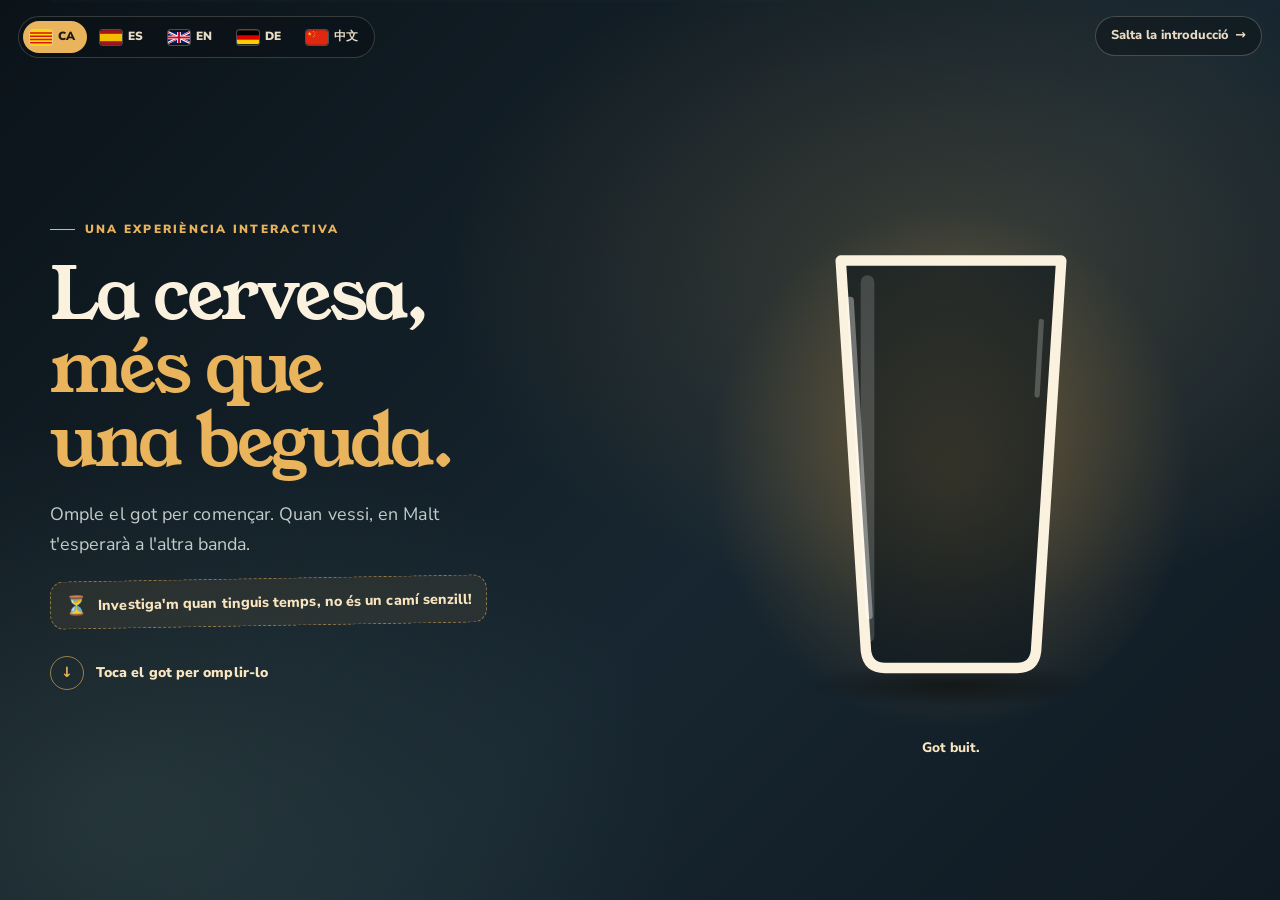
<file: index.html>
<!doctype html>
<html lang="ca">
<head>
  <meta charset="utf-8">
  <script>try{localStorage.removeItem('cervesa-intro-vista');sessionStorage.removeItem('cervesa-intro-vista')}catch(e){}</script>
  <meta name="viewport" content="width=device-width, initial-scale=1, viewport-fit=cover">
  <meta name="theme-color" content="#0b1319" id="themeColor">
  <meta name="description" content="Un recorregut educatiu per la història, la química i la ciència relacionades amb la cervesa.">
  <link rel="preconnect" href="https://fonts.googleapis.com">
  <link rel="preconnect" href="https://fonts.gstatic.com" crossorigin>
  <link href="https://fonts.googleapis.com/css2?family=Fredoka:wght@500;600;700&family=Nunito+Sans:wght@400;600;700;800;900&family=Young+Serif&display=swap" rel="stylesheet">
  <title>La cervesa, més que una beguda · Versió 4.2</title>
  <meta property="og:type" content="website">
  <meta property="og:url" content="https://chicobala08.github.io/webcervesa2.0/">
  <meta property="og:title" content="La cervesa, més que una beguda">
  <meta property="og:description" content="Història, química i ciència de la cervesa en una web interactiva. Treball de Recerca d'Àlex López.">
  <meta property="og:image" content="https://chicobala08.github.io/webcervesa2.0/og.jpg">
  <meta property="og:image:width" content="1200">
  <meta property="og:image:height" content="630">
  <meta name="twitter:card" content="summary_large_image">
  <noscript><style>.reveal, .ingredient-icon { opacity: 1 !important; translate: none !important; scale: 1 !important; }.beer-onboarding{display:none!important}body.onboarding-active{overflow:auto!important}</style></noscript>
  <link rel="stylesheet" href="style.css?v=13">
  <link rel="stylesheet" href="horitzontal.css?v=2" media="(min-width: 1024px)">
  <script>try{if(matchMedia('(min-width: 1024px)').matches)document.documentElement.classList.add('layout-h');localStorage.removeItem('cervesa-layout')}catch(e){}</script>
</head>
<body class="onboarding-active">

  <div class="beer-onboarding" id="beerOnboarding" role="dialog" aria-modal="true" aria-labelledby="onboardingTitle">
    <div class="ob-langs" id="onboardingLangs" role="group" aria-label="Idioma · Language" data-i18n-skip></div>
    <button class="ob-skip" id="onboardingSkip" type="button"><span>Salta la introducció</span> <span aria-hidden="true">→</span></button>

    <section class="ob-screen ob-welcome" id="onboardingWelcome">
      <div class="ob-copy">
        <span class="ob-kicker ob-in" style="--i:0">UNA EXPERIÈNCIA INTERACTIVA</span>
        <h1 id="onboardingTitle"><span class="ob-line ob-in" style="--i:1">La cervesa,</span> <span class="ob-line ob-line--gold ob-in" style="--i:2">més que una beguda.</span></h1>
        <p class="ob-in" style="--i:3">Omple el got per començar. Quan vessi, en Malt t'esperarà a l'altra banda.</p>
        <p class="ob-note-time ob-in" style="--i:4"><span class="ob-note-icon" aria-hidden="true">⏳</span><span>Investiga'm quan tinguis temps, no és un camí senzill!</span></p>
        <div class="ob-hint ob-in" style="--i:5" aria-hidden="true"><span class="ob-hint-ring"></span><span class="ob-hint-dot">↓</span><span>Toca el got per omplir-lo</span></div>
      </div>

      <div class="ob-art">
        <button class="ob-glass" id="onboardingGlass" type="button" aria-label="Omple el got de cervesa" aria-describedby="onboardingGlassStatus">
          <svg viewBox="0 0 400 560" aria-hidden="true" focusable="false">
            <defs>
              <clipPath id="obGlassClip"><path d="M95 112H305L281 484Q279 500 263 500H137Q121 500 119 484Z"/></clipPath>
              <clipPath id="obStreamClip"><rect x="0" y="-140" width="400" height="636"/></clipPath>
              <linearGradient id="obStreamFadeG" gradientUnits="userSpaceOnUse" x1="0" y1="-140" x2="0" y2="-30"><stop offset="0" stop-color="#fff" stop-opacity="0"/><stop offset="1" stop-color="#fff"/></linearGradient>
              <mask id="obStreamFade" maskUnits="userSpaceOnUse" x="0" y="-140" width="400" height="640"><rect x="0" y="-140" width="400" height="640" fill="url(#obStreamFadeG)"/></mask>
              <linearGradient id="obBeer" x1="0" y1="0" x2="0" y2="1"><stop offset="0" stop-color="#ffd977"/><stop offset=".35" stop-color="#f2a93a"/><stop offset="1" stop-color="#b85a17"/></linearGradient>
              <linearGradient id="obStream" x1="0" y1="0" x2="1" y2="0"><stop offset="0" stop-color="#e99a31"/><stop offset=".45" stop-color="#ffd677"/><stop offset="1" stop-color="#d27f24"/></linearGradient>
              <radialGradient id="obShadow"><stop offset="0" stop-color="#000" stop-opacity=".45"/><stop offset="1" stop-color="#000" stop-opacity="0"/></radialGradient>
              <radialGradient id="obGlow"><stop offset="0" stop-color="#f2b14e" stop-opacity=".34"/><stop offset="1" stop-color="#f2b14e" stop-opacity="0"/></radialGradient>
            </defs>
            <ellipse class="ob-glow" cx="200" cy="310" rx="230" ry="250" fill="url(#obGlow)"/>
            <ellipse cx="200" cy="516" rx="140" ry="22" fill="url(#obShadow)"/>
            <!-- Raig de cervesa que cau de dalt -->
            <g clip-path="url(#obStreamClip)" mask="url(#obStreamFade)">
              <g class="ob-stream">
                <rect x="187" y="-1300" width="26" height="1300" rx="13" fill="url(#obStream)"/>
                <rect x="195" y="-1300" width="5" height="1300" rx="2.5" fill="#fff3c4" opacity=".7"/>
              </g>
            </g>
            <!-- Interior del got: la cervesa puja amb una onada -->
            <g clip-path="url(#obGlassClip)">
              <rect x="80" y="100" width="240" height="420" fill="#09131a" opacity=".55"/>
              <g class="ob-liquid">
                <g class="ob-wave"><path d="M-160 112q30-14 60 0t60 0 60 0 60 0 60 0 60 0 60 0 60 0 60 0 60 0 60 0 60 0V560H-160Z" fill="url(#obBeer)"/></g>
                <g class="ob-wave ob-wave--back" opacity=".5"><path d="M-160 106q30 12 60 0t60 0 60 0 60 0 60 0 60 0 60 0 60 0 60 0 60 0 60 0 60 0V140H-160Z" fill="#ffe08f"/></g>
                <g class="ob-bubbles" fill="#fff4cf">
                  <circle class="ob-bub" cx="150" cy="480" r="4" style="--d:0s;--x:4px"/>
                  <circle class="ob-bub" cx="182" cy="470" r="3" style="--d:.5s;--x:-5px"/>
                  <circle class="ob-bub" cx="214" cy="488" r="5" style="--d:.9s;--x:3px"/>
                  <circle class="ob-bub" cx="246" cy="476" r="3.5" style="--d:.25s;--x:-3px"/>
                  <circle class="ob-bub" cx="168" cy="492" r="2.5" style="--d:1.2s;--x:6px"/>
                  <circle class="ob-bub" cx="232" cy="494" r="3" style="--d:1.5s;--x:-6px"/>
                </g>
              </g>
              <rect x="114" y="126" width="13" height="350" rx="6.5" fill="#fff" opacity=".16"/>
            </g>
            <!-- Escuma: puja, rebota i vessa per les parets -->
            <g class="ob-foam">
              <path d="M84 126c-14-10-10-34 10-36 2-22 30-32 46-18 12-20 44-22 56-2 14-16 44-12 50 8 22-6 40 10 34 30 16 6 16 26 2 32-6 10-22 12-32 4-10 12-32 12-42 2-12 10-32 10-44 0-12 10-34 10-44-2-12 8-30 6-36-6z" fill="#fbf0d7"/>
              <ellipse cx="130" cy="96" rx="12" ry="7" fill="#fff"/><ellipse cx="196" cy="84" rx="10" ry="6" fill="#fff"/><ellipse cx="262" cy="98" rx="9" ry="5.5" fill="#fff"/>
              <circle cx="160" cy="118" r="4" fill="#ead7ad"/><circle cx="238" cy="120" r="3.5" fill="#ead7ad"/><circle cx="104" cy="124" r="3" fill="#ead7ad"/>
            </g>
            <g class="ob-drips" fill="#fbf0d7">
              <path class="ob-drip" style="--o:96px 122px;--d:0s" d="M88 120q-6 40-3 84 1 12 9 12t8-12q0-40-2-82z"/>
              <path class="ob-drip" style="--o:300px 122px;--d:.12s" d="M296 120q6 56 4 120-1 12-9 12t-8-12q-1-62 1-118z"/>
              <path class="ob-drip" style="--o:200px 132px;--d:.22s" d="M232 128q4 26 2 50-1 9-7 9t-6-9q0-24 2-48z"/>
            </g>
            <!-- Vidre -->
            <path d="M95 112H305L281 484Q279 500 263 500H137Q121 500 119 484Z" fill="none" stroke="#fbf1df" stroke-width="10" stroke-linejoin="round"/>
            <path d="M104 150l18 300" stroke="#fff" stroke-opacity=".35" stroke-width="7" stroke-linecap="round"/>
            <path d="M286 170l-4 70" stroke="#fff" stroke-opacity=".22" stroke-width="5" stroke-linecap="round"/>
          </svg>
        </button>
        <p class="ob-status" id="onboardingGlassStatus" aria-live="polite">Got buit.</p>
      </div>
    </section>

    <!-- Onada de cervesa que fa la transició entre pantalles -->
    <div class="ob-flood" id="onboardingFlood" aria-hidden="true">
      <svg class="ob-flood-edge ob-flood-edge--top" viewBox="0 0 1200 90" preserveAspectRatio="none"><path d="M0 60q75-40 150 0t150 0 150 0 150 0 150 0 150 0 150 0 150 0V90H0z" fill="#fbf0d7"/><path d="M0 78q75-30 150 0t150 0 150 0 150 0 150 0 150 0 150 0 150 0V90H0z" fill="#f6c25c"/></svg>
      <div class="ob-flood-body"><i style="--x:12%;--s:10px;--d:0s"></i><i style="--x:28%;--s:6px;--d:.2s"></i><i style="--x:47%;--s:12px;--d:.1s"></i><i style="--x:63%;--s:7px;--d:.3s"></i><i style="--x:80%;--s:9px;--d:.05s"></i><i style="--x:91%;--s:5px;--d:.25s"></i></div>
      <svg class="ob-flood-edge ob-flood-edge--bottom" viewBox="0 0 1200 60" preserveAspectRatio="none"><path d="M0 0H1200V20q-75 30-150 0t-150 0-150 0-150 0-150 0-150 0-150 0-150 0z" fill="#c7671c"/></svg>
    </div>

    <section class="ob-screen ob-interests" id="onboardingInterests" hidden aria-labelledby="onboardingMaltTitle">
      <div class="ob-layout">
        <div class="ob-malt">
          <div class="ob-malt-tilt" id="onboardingMaltTilt">
            <img class="ob-malt-img" src="malt-presenter.webp?v=11" alt="Malt, el presentador de la web, aixecant una gerra" width="511" height="476" decoding="async">
            <span class="ob-malt-shine" aria-hidden="true"></span>
            <button class="ob-malt-hit" id="onboardingMaltPoke" type="button" aria-label="Fes reaccionar en Malt"></button>
            <span class="ob-click-hint" id="onboardingClickHint" aria-hidden="true">Clica'm!</span>
          </div>
          <div class="ob-bubble" role="status"><span class="ob-bubble-name">MALT, EL TEU GUIA</span><span class="ob-bubble-text" id="onboardingMaltSays">Hola! Sóc en Malt. Abans de començar, t'acompanyo en tres passos ràpids.</span></div>
        </div>
        <div class="ob-content">
          <div class="ob-steps ob-rise" style="--i:0" aria-hidden="true"><span class="ob-steps-label" id="onboardingStepLabel">Pas 1 de 3</span><span class="ob-steps-bar"><span class="ob-steps-fill" id="onboardingStepFill"></span></span></div>
          <form class="ob-form" id="onboardingInterestForm" novalidate>
            <!-- Trampa per a robots: les persones no la veuen -->
            <label class="ob-trap" aria-hidden="true">Web <input type="text" name="website" tabindex="-1" autocomplete="off"></label>

            <fieldset class="ob-step is-current" data-step="1">
              <legend class="ob-step-head"><span class="ob-kicker">COM ET DIUS? NO CAL!</span><span class="ob-step-title" id="onboardingMaltTitle" tabindex="-1">Coneguem-nos una mica</span></legend>
              <p class="ob-intro">No et demanem nom ni correu. Només el que ens ajuda a entendre qui visita la web.</p>
              <div class="ob-q">
                <p class="ob-q-title" id="obqAge">Quina edat tens?</p>
                <div class="ob-chips" role="radiogroup" aria-labelledby="obqAge">
                  <label class="ob-chip"><input type="radio" name="age_range" value="lt14"><span>Menys de 14</span></label>
                  <label class="ob-chip"><input type="radio" name="age_range" value="14-15"><span>14–15</span></label>
                  <label class="ob-chip"><input type="radio" name="age_range" value="16-17"><span>16–17</span></label>
                  <label class="ob-chip"><input type="radio" name="age_range" value="18-25"><span>18–25</span></label>
                  <label class="ob-chip"><input type="radio" name="age_range" value="26-40"><span>26–40</span></label>
                  <label class="ob-chip"><input type="radio" name="age_range" value="gt40"><span>Més de 40</span></label>
                </div>
              </div>
              <div class="ob-q">
                <p class="ob-q-title" id="obqRole">Qui ets?</p>
                <div class="ob-chips" role="radiogroup" aria-labelledby="obqRole">
                  <label class="ob-chip"><input type="radio" name="role" value="alumne_montjuic"><span>Alumne/a de l'Institut Montjuïc</span></label>
                  <label class="ob-chip"><input type="radio" name="role" value="alumne_altre"><span>Alumne/a d'un altre centre</span></label>
                  <label class="ob-chip"><input type="radio" name="role" value="professor"><span>Professor/a</span></label>
                  <label class="ob-chip"><input type="radio" name="role" value="familia"><span>Família o amics</span></label>
                  <label class="ob-chip"><input type="radio" name="role" value="altre"><span>Una altra persona</span></label>
                </div>
              </div>
              <div class="ob-q">
                <p class="ob-q-title" id="obqFound">Com has arribat a la web?</p>
                <div class="ob-chips" role="radiogroup" aria-labelledby="obqFound">
                  <label class="ob-chip"><input type="radio" name="found_via" value="classe"><span>A classe</span></label>
                  <label class="ob-chip"><input type="radio" name="found_via" value="qr"><span>Amb el codi QR</span></label>
                  <label class="ob-chip"><input type="radio" name="found_via" value="amic"><span>M'ho ha passat algú</span></label>
                  <label class="ob-chip"><input type="radio" name="found_via" value="xarxes"><span>Per xarxes socials</span></label>
                  <label class="ob-chip"><input type="radio" name="found_via" value="altre"><span>D'una altra manera</span></label>
                </div>
              </div>
            </fieldset>

            <fieldset class="ob-step" data-step="2" hidden>
              <legend class="ob-step-head"><span class="ob-kicker">NO ÉS UN EXAMEN</span><span class="ob-step-title" tabindex="-1">Què en saps, ja?</span></legend>
              <p class="ob-intro">Respon el que et sembli. Al final del recorregut sabràs si l'has encertat.</p>
              <div class="ob-q">
                <p class="ob-q-title" id="obqIng">Quants ingredients bàsics creus que té la cervesa?</p>
                <div class="ob-chips" role="radiogroup" aria-labelledby="obqIng">
                  <label class="ob-chip"><input type="radio" name="guess_ingredients" value="2"><span>2</span></label>
                  <label class="ob-chip"><input type="radio" name="guess_ingredients" value="4"><span>4</span></label>
                  <label class="ob-chip"><input type="radio" name="guess_ingredients" value="7"><span>7</span></label>
                  <label class="ob-chip"><input type="radio" name="guess_ingredients" value="10+"><span>Més de 10</span></label>
                  <label class="ob-chip"><input type="radio" name="guess_ingredients" value="nsnc"><span>No ho sé</span></label>
                </div>
              </div>
              <div class="ob-q">
                <p class="ob-q-title" id="obqYeast">Què creus que fa el llevat?</p>
                <div class="ob-chips" role="radiogroup" aria-labelledby="obqYeast">
                  <label class="ob-chip"><input type="radio" name="guess_yeast" value="color"><span>Dona color</span></label>
                  <label class="ob-chip"><input type="radio" name="guess_yeast" value="fermenta"><span>Converteix el sucre en alcohol i gas</span></label>
                  <label class="ob-chip"><input type="radio" name="guess_yeast" value="amargor"><span>Dona amargor</span></label>
                  <label class="ob-chip"><input type="radio" name="guess_yeast" value="nsnc"><span>No ho sé</span></label>
                </div>
              </div>
              <div class="ob-q">
                <p class="ob-q-title" id="obqOrigin">Des de quan creus que es fa cervesa?</p>
                <div class="ob-chips" role="radiogroup" aria-labelledby="obqOrigin">
                  <label class="ob-chip"><input type="radio" name="guess_origin" value="200"><span>Fa uns 200 anys</span></label>
                  <label class="ob-chip"><input type="radio" name="guess_origin" value="1000"><span>Fa uns 1.000 anys</span></label>
                  <label class="ob-chip"><input type="radio" name="guess_origin" value="milers"><span>Fa milers d'anys</span></label>
                  <label class="ob-chip"><input type="radio" name="guess_origin" value="nsnc"><span>No ho sé</span></label>
                </div>
              </div>
              <div class="ob-q">
                <p class="ob-q-title" id="obqNA">Una cervesa «sense alcohol» pot tenir una mica d'alcohol?</p>
                <div class="ob-chips" role="radiogroup" aria-labelledby="obqNA">
                  <label class="ob-chip"><input type="radio" name="guess_nonalcoholic" value="si"><span>Sí</span></label>
                  <label class="ob-chip"><input type="radio" name="guess_nonalcoholic" value="no"><span>No, en té zero</span></label>
                  <label class="ob-chip"><input type="radio" name="guess_nonalcoholic" value="nsnc"><span>No ho sé</span></label>
                </div>
              </div>
              <div class="ob-q">
                <p class="ob-q-title" id="obqHops">Què creus que és el llúpol?</p>
                <div class="ob-chips" role="radiogroup" aria-labelledby="obqHops">
                  <label class="ob-chip"><input type="radio" name="guess_hops" value="flor"><span>Una flor que dona amargor i aroma</span></label>
                  <label class="ob-chip"><input type="radio" name="guess_hops" value="cereal"><span>Un cereal</span></label>
                  <label class="ob-chip"><input type="radio" name="guess_hops" value="llevat"><span>Un tipus de llevat</span></label>
                  <label class="ob-chip"><input type="radio" name="guess_hops" value="nsnc"><span>No ho sé</span></label>
                </div>
              </div>
              <div class="ob-q">
                <p class="ob-q-title" id="obqCereal">Quin cereal creus que es fa servir més per fer cervesa?</p>
                <div class="ob-chips" role="radiogroup" aria-labelledby="obqCereal">
                  <label class="ob-chip"><input type="radio" name="guess_cereal" value="ordi"><span>Ordi</span></label>
                  <label class="ob-chip"><input type="radio" name="guess_cereal" value="arros"><span>Arròs</span></label>
                  <label class="ob-chip"><input type="radio" name="guess_cereal" value="blat_moro"><span>Blat de moro</span></label>
                  <label class="ob-chip"><input type="radio" name="guess_cereal" value="nsnc"><span>No ho sé</span></label>
                </div>
              </div>
            </fieldset>

            <fieldset class="ob-step" data-step="3" hidden>
              <legend class="ob-step-head"><span class="ob-kicker">L'ÚLTIM PAS</span><span class="ob-step-title" tabindex="-1">Què et ve de gust descobrir?</span></legend>
              <p class="ob-intro">Amb això en Malt tria per on comences.</p>
              <div class="ob-q">
                <p class="ob-q-title" id="obqPart">Quina part t'interessa més?</p>
                <div class="ob-chips" role="radiogroup" aria-labelledby="obqPart">
                  <label class="ob-chip"><input type="radio" name="interestPart" value="historia"><span>La història</span></label>
                  <label class="ob-chip"><input type="radio" name="interestPart" value="ciencia"><span>La ciència</span></label>
                  <label class="ob-chip"><input type="radio" name="interestPart" value="ingredients"><span>Els ingredients</span></label>
                  <label class="ob-chip"><input type="radio" name="interestPart" value="tot"><span>Una mica de tot</span></label>
                </div>
              </div>
              <div class="ob-q">
                <p class="ob-q-title" id="obqDisc">Què t'agradaria fer primer?</p>
                <div class="ob-chips" role="radiogroup" aria-labelledby="obqDisc">
                  <label class="ob-chip"><input type="radio" name="interestDiscover" value="origen"><span>Saber com va començar</span></label>
                  <label class="ob-chip"><input type="radio" name="interestDiscover" value="fermentacio"><span>Veure la fermentació</span></label>
                  <label class="ob-chip"><input type="radio" name="interestDiscover" value="recepta"><span>Crear la meva cervesa</span></label>
                  <label class="ob-chip"><input type="radio" name="interestDiscover" value="curiositats"><span>Llegir curiositats</span></label>
                </div>
              </div>
              <div class="ob-q">
                <p class="ob-q-title" id="obqLevel">Quant en saps?</p>
                <div class="ob-chips" role="radiogroup" aria-labelledby="obqLevel">
                  <label class="ob-chip"><input type="radio" name="interestLevel" value="inici"><span>Començo de zero</span></label>
                  <label class="ob-chip"><input type="radio" name="interestLevel" value="mitja"><span>Ja en sé una mica</span></label>
                  <label class="ob-chip"><input type="radio" name="interestLevel" value="aprofundir"><span>Vull aprofundir</span></label>
                </div>
              </div>
              <div class="ob-q">
                <p class="ob-q-title" id="obqLearn">Com t'agrada més aprendre?</p>
                <div class="ob-chips" role="radiogroup" aria-labelledby="obqLearn">
                  <label class="ob-chip"><input type="radio" name="learn_style" value="llegint"><span>Llegint</span></label>
                  <label class="ob-chip"><input type="radio" name="learn_style" value="jocs"><span>Amb jocs i reptes</span></label>
                  <label class="ob-chip"><input type="radio" name="learn_style" value="imatges"><span>Amb imatges i vídeos</span></label>
                  <label class="ob-chip"><input type="radio" name="learn_style" value="experimentant"><span>Experimentant</span></label>
                </div>
              </div>
              <div class="ob-q">
                <p class="ob-q-title" id="obqSci">Quant t'interessa la ciència, en general?</p>
                <div class="ob-chips ob-chips--scale" role="radiogroup" aria-labelledby="obqSci">
                  <label class="ob-chip"><input type="radio" name="science_interest" value="1"><span>1</span></label>
                  <label class="ob-chip"><input type="radio" name="science_interest" value="2"><span>2</span></label>
                  <label class="ob-chip"><input type="radio" name="science_interest" value="3"><span>3</span></label>
                  <label class="ob-chip"><input type="radio" name="science_interest" value="4"><span>4</span></label>
                  <label class="ob-chip"><input type="radio" name="science_interest" value="5"><span>5</span></label>
                  <span class="ob-scale-ends" aria-hidden="true"><span>Gens</span><span>Molt</span></span>
                </div>
              </div>
              <div class="ob-q">
                <label class="ob-q-title" for="obWish">Hi ha alguna cosa que t'agradaria aprendre? <span class="ob-optional">(opcional)</span></label>
                <textarea class="ob-text" id="obWish" name="wish" rows="2" maxlength="200" placeholder="Escriu-ho aquí, sense dades personals"></textarea>
              </div>
              <label class="ob-consent" data-needs-db><input type="checkbox" name="consent" checked><span>Envia les meves respostes, de manera anònima, per al Treball de Recerca.</span></label>
            </fieldset>

            <div class="ob-footer">
              <p class="ob-note" data-needs-db>No demanem nom ni correu. Les respostes només es fan servir per al Treball de Recerca d'Àlex López.</p>
              <p class="ob-note" data-no-db hidden>Les respostes només serveixen per triar per on comences. No es guarden enlloc.</p>
              <div class="ob-nav">
                <button class="ob-back" id="onboardingBack" type="button" hidden><span aria-hidden="true">←</span> <span>Enrere</span></button>
                <button class="ob-go" id="onboardingNext" type="button"><span>Següent</span> <span class="ob-go-arrow ob-go-arrow--right" aria-hidden="true">→</span></button>
                <button class="ob-go" id="onboardingContinue" type="button" hidden><span id="onboardingGoText">Comença el recorregut</span> <span class="ob-go-arrow" aria-hidden="true">↓</span></button>
              </div>
            </div>
          </form>
        </div>
      </div>
    </section>
  </div>
  <a class="skip-link" href="#main-content" inert>Ves al contingut principal</a>
  <div class="progress" id="readingProgress" role="progressbar" aria-label="Progrés de lectura" aria-valuemin="0" aria-valuemax="100" aria-valuenow="0"></div>
  <div class="confetti-layer" id="confettiLayer" aria-hidden="true"></div>
  <nav class="topbar" aria-label="Navegació principal" inert>
    <div class="wrap nav">
      <a class="brand" href="#inici" aria-label="Tornar a l'inici" title="Inici"><span class="brand-mark">C.</span><span>CERVESA<span>.</span></span></a>
      <div class="navlinks" id="desktopNav">
        <a href="#historia" aria-label="Història" title="Història" data-label="Història"><span aria-hidden="true">📜</span></a>
        <a href="#ingredients" aria-label="Ingredients" title="Ingredients" data-label="Ingredients"><span aria-hidden="true">🌾</span></a>
        <a href="#ciencia" aria-label="Ciència de la fermentació" title="Ciència" data-label="Ciència"><span aria-hidden="true">🧬</span></a>
        <a href="#simulador" aria-label="Fes la teva cervesa" title="Simulador" data-label="Simulador"><span aria-hidden="true">🍺</span></a>
        <a href="#quiz" aria-label="Concurs de preguntes" title="Concurs" data-label="Concurs"><span aria-hidden="true">🏆</span></a>
        <a href="#curiositats" aria-label="Curiositats" title="Curiositats" data-label="Curiositats"><span aria-hidden="true">💡</span></a>
        <a href="#glossari" aria-label="Glossari" title="Glossari" data-label="Glossari"><span aria-hidden="true">📖</span></a>
        <a href="#fonts" aria-label="Fonts i bibliografia" title="Bibliografia" data-label="Bibliografia"><span aria-hidden="true">🔎</span></a>
        <a href="#treball" aria-label="Sobre el treball" title="El treball" data-label="El treball"><span aria-hidden="true">🎓</span></a>
      </div>
      <div class="nav-actions">
        <button class="icon-btn music-btn" id="musicBtn" type="button" aria-pressed="false" aria-label="Opcions de so" title="Opcions de so"><span class="music-eq" aria-hidden="true"><i></i><i></i><i></i><i></i></span></button>
        <button class="icon-btn" id="textSizeBtn" type="button" aria-label="Augmentar la mida del text" title="Augmentar la mida del text">A+</button>
        <button class="menu-btn" id="menuBtn" type="button" aria-expanded="false" aria-controls="mobileNav" aria-label="Obrir el menú">☰</button>
      </div>
    </div>
    <div class="wrap mobile-panel" id="mobileNav">
      <a href="#historia">📜 Història</a><a href="#ingredients">🌾 Ingredients</a><a href="#ciencia">🧬 Ciència</a><a href="#simulador">🍺 Simulador</a><a href="#quiz">🏆 Concurs</a><a href="#curiositats">💡 Curiositats</a><a href="#glossari">📖 Glossari</a><a href="#fonts">🔎 Fonts i bibliografia</a><a href="#treball">🎓 El treball</a>
    </div>
  </nav>

  <main id="main-content" tabindex="-1" inert>
    <header class="hero" id="inici">
      <div class="wrap">
        <div class="hero-grid">
          <div class="hero-copy">
            <div class="eyebrow">Treball de Recerca d'Àlex López</div>
            <h1>La cervesa,<br><em>més que una beguda.</em></h1>
            <p class="lead">Un recorregut per la història, la química i la cultura d'un producte que ha acompanyat moltes societats al llarg del temps. Ciència explicada amb recursos visuals i activitats interactives.</p>
            <div class="hero-actions"><a class="btn btn-primary" href="#historia">Comença a explorar <span aria-hidden="true">↘</span></a><a class="btn btn-secondary" href="#quiz">Posa't a prova</a></div>
          </div>
          <div class="hero-art" aria-label="Un vaso de cervesa que s'omple d'ambre amb escuma i bombolles" role="img" tabindex="0">
            <div class="art-orbit">
              <span class="orbit-label one">Història</span><span class="orbit-label two">Química</span><span class="orbit-label three">Biologia</span><span class="orbit-label four">Cultura</span>
              <svg class="glass" viewBox="0 0 240 400" fill="none" aria-hidden="true">
                <defs>
                  <clipPath id="glassClip"><path d="M44 34H196L182 360Q181 378 164 378H76Q59 378 58 360Z"/></clipPath>
                  <linearGradient id="ale" x1="0" y1="0" x2="0" y2="1"><stop offset="0" stop-color="#f4b73c"/><stop offset="1" stop-color="#b9661a"/></linearGradient>
                </defs>
                <g clip-path="url(#glassClip)">
                  <rect x="30" y="20" width="180" height="370" fill="#3b2410" opacity=".55"/>
                  <g class="liquid">
                    <rect x="30" y="92" width="180" height="300" fill="url(#ale)"/>
                    <g fill="#fbf1d9">
                      <rect x="30" y="40" width="180" height="58"/>
                      <circle cx="52" cy="98" r="15"/><circle cx="82" cy="102" r="13"/><circle cx="112" cy="99" r="16"/><circle cx="146" cy="103" r="12"/><circle cx="174" cy="99" r="15"/><circle cx="198" cy="102" r="12"/>
                    </g>
                    <g fill="#fff8e6" opacity=".55"><circle cx="70" cy="64" r="9"/><circle cx="128" cy="56" r="11"/><circle cx="170" cy="70" r="8"/></g>
                  </g>
                  <g class="bubbles" fill="#fff3cf">
                    <circle class="b b1" cx="78" cy="350" r="3.5"/><circle class="b b2" cx="104" cy="360" r="2.5"/><circle class="b b3" cx="130" cy="352" r="4"/>
                    <circle class="b b4" cx="152" cy="362" r="2.5"/><circle class="b b5" cx="95" cy="356" r="3"/><circle class="b b6" cx="142" cy="348" r="3"/><circle class="b b7" cx="116" cy="364" r="2"/>
                  </g>
                  <rect x="64" y="46" width="12" height="300" rx="6" fill="#fff8e6" opacity=".16"/>
                </g>
                <g class="crest" fill="#fbf1d9"><circle cx="70" cy="34" r="13"/><circle cx="104" cy="28" r="16"/><circle cx="140" cy="31" r="14"/><circle cx="172" cy="34" r="11"/></g>
                <path d="M44 34H196L182 360Q181 378 164 378H76Q59 378 58 360Z" stroke="#fbf1d9" stroke-opacity=".75" stroke-width="4" stroke-linejoin="round"/>
                <g transform="translate(86 176) scale(.58)"><g class="hero-mascot">
                  <path d="M60 17c-8 13-18 22-18 40a18 18 0 0 0 36 0c0-18-10-27-18-40Z" stroke="#2b1408" stroke-width="5" stroke-linejoin="round"/>
                  <path d="M60 70c-19-15-32-1-25 12 6 11 18 10 25-12Z" fill="#2b1408" opacity=".9"/><path d="M60 70c19-15 32-1 25 12-6 11-18 10-25-12Z" fill="#2b1408" opacity=".72"/>
                  <path d="M60 70v29" stroke="#2b1408" stroke-width="5" stroke-linecap="round"/>
                  <circle cx="52" cy="55" r="3" fill="#2b1408"/><circle cx="68" cy="55" r="3" fill="#2b1408"/><path d="M54 63q6 6 12 0" stroke="#2b1408" stroke-width="3" stroke-linecap="round"/>
                </g></g>
              </svg>
            </div>
          </div>
        </div>
        <div class="hero-foot"><span>Una mirada històrica</span><span>Conceptes científics</span><span>Activitats per aprendre</span></div>
      </div>
    </header>

    <section id="historia">
      <div class="wrap">
        <div class="section-head history-section-head"><div><div class="section-number">Història</div><h2>Una història de milers d'anys</h2></div></div>
        <p class="history-swipe-hint" aria-hidden="true">Llisca per veure tota la línia del temps →</p>
        <div class="timeline history-notes" aria-label="Cronologia interactiva de la història de la cervesa">
          <details class="history-note history-note--gold reveal">
            <summary><span class="event-date">Fa uns<br>13.000 anys</span><span class="history-note-copy"><strong>Primeres evidències arqueològiques</strong><em>Què s'ha trobat a la cova de Raqefet...?</em></span><span class="history-note-toggle" aria-hidden="true">+</span></summary>
            <div class="history-note-body"><p>A la <strong>cova de Raqefet</strong>, a l'actual Israel, s'han estudiat restes que apunten a l'elaboració d'una beguda fermentada de cereals en un context ritual. No es pot atribuir la invenció a un únic poble.</p></div>
          </details>
          <details class="history-note history-note--coral reveal">
            <summary><span class="event-date">IV mil·lenni<br>aC</span><span class="history-note-copy"><strong>Mesopotàmia i Egipte</strong><em>Les begudes de cereals van guanyar importància...</em></span><span class="history-note-toggle" aria-hidden="true">+</span></summary>
            <div class="history-note-body"><p>Les begudes de cereals van adquirir importància en <strong>l'alimentació, l'economia i els rituals</strong>. A Mesopotàmia, la figura de <strong>Ninkasi</strong> va quedar vinculada a la cervesa.</p></div>
          </details>
          <details class="history-note history-note--green reveal">
            <summary><span class="event-date">Edat<br>mitjana</span><span class="history-note-copy"><strong>Monestirs i tradicions locals</strong><em>Algunes comunitats van conservar coneixements...</em></span><span class="history-note-toggle" aria-hidden="true">+</span></summary>
            <div class="history-note-body"><p>Les <strong>comunitats monàstiques i els artesans</strong> van mantenir i transmetre coneixements relacionats amb les begudes fermentades. Les herbes i el llúpol van tenir usos diferents segons el territori i l'època.</p></div>
          </details>
          <details class="history-note history-note--lilac reveal">
            <summary><span class="event-date">1516</span><span class="history-note-copy"><strong>La normativa bavaresa</strong><em>Una disposició va regular els ingredients...</em></span><span class="history-note-toggle" aria-hidden="true">+</span></summary>
            <div class="history-note-body"><p>La disposició coneguda com a <i>Reinheitsgebot</i> va regular determinats ingredients a <strong>Baviera</strong>. És un exemple de com les normes econòmiques i polítiques també van influir en la història de l'alimentació.</p></div>
          </details>
          <details class="history-note history-note--blue reveal">
            <summary><span class="event-date">Segle<br>XIX</span><span class="history-note-copy"><strong>La microbiologia moderna</strong><em>La ciència va començar a explicar què passa...</em></span><span class="history-note-toggle" aria-hidden="true">+</span></summary>
            <div class="history-note-body"><p>Les investigacions de <strong>Louis Pasteur</strong> van ajudar a demostrar que la fermentació està relacionada amb l'activitat dels microorganismes i van transformar la comprensió científica d'aquest fenomen.</p></div>
          </details>
          <details class="history-note history-note--peach reveal">
            <summary><span class="event-date">Segles<br>XX–XXI</span><span class="history-note-copy"><strong>Ciència i indústria alimentària</strong><em>La tecnologia va canviar la manera d'estudiar...</em></span><span class="history-note-toggle" aria-hidden="true">+</span></summary>
            <div class="history-note-body"><p>La <strong>microbiologia, la química, la refrigeració i els controls de qualitat</strong> van canviar la indústria alimentària i la manera d'estudiar els processos de fermentació.</p></div>
          </details>
        </div>
      </div>
    </section>

    <section id="ingredients">
      <div class="wrap">
        <div class="section-head"><div><div class="section-number">Matèries primeres</div><h2>Quatre elements, moltes propietats</h2><p class="section-intro"><strong>L'aigua, els cereals, el llúpol i els llevats</strong> s'associen tradicionalment a la cervesa. Cadascun té una <strong>composició i unes propietats diferents</strong>.</p></div></div>
        <div class="ingredients">
          <article class="card ingredient reveal"><div class="ingredient-icon ingredient-icon--art ingredient-icon--water" aria-hidden="true">
              <svg viewBox="0 0 100 100" role="presentation" focusable="false">
                <path d="M50 9 C50 9 21 43 21 62 C21 79 34 91 50 91 C66 91 79 79 79 62 C79 43 50 9 50 9Z" fill="#9fd3dc" stroke="#26354a" stroke-width="3.5" stroke-linejoin="round"/>
                <path d="M24 66 Q37 58 50 66 T77 66 C76 80 64 89 50 89 C36 89 25 80 24 66Z" fill="#6fb5c2"/>
                <path d="M24 66 Q37 58 50 66 T77 66" fill="none" stroke="#2f7f86" stroke-width="2.4" stroke-linecap="round"/>
                <path d="M36 58 C36 48 40 40 45 33" fill="none" stroke="#fffefa" stroke-width="4.5" stroke-linecap="round"/>
                <circle cx="61" cy="48" r="4.5" fill="#e3f4f5" stroke="#26354a" stroke-width="2.2"/>
                <circle cx="58" cy="77" r="3.2" fill="#e3f4f5" stroke="#26354a" stroke-width="2"/>
                <circle cx="41" cy="80" r="2.4" fill="#e3f4f5" stroke="#26354a" stroke-width="1.8"/>
                <path d="M16 30 Q8 24 11 15 M85 32 Q93 25 90 16" fill="none" stroke="#438f86" stroke-width="3" stroke-linecap="round"/>
              </svg>
            </div><div class="small-label">Aigua</div><h3>El medi principal</h3><p>És el component majoritari de moltes begudes. La seva composició mineral és un exemple de com les substàncies dissoltes poden modificar les propietats d'una mescla.</p></article>
          <article class="card ingredient reveal"><div class="ingredient-icon ingredient-icon--art ingredient-icon--cereal" aria-hidden="true">
              <svg viewBox="0 0 100 100" role="presentation" focusable="false">
                <path d="M48 91 C48 72 49 50 55 17" fill="none" stroke="#367d68" stroke-width="4.5" stroke-linecap="round"/>
                <path d="M49 74 C31 76 21 67 19 54 C35 52 45 59 49 74Z" fill="#78aa72" stroke="#26354a" stroke-width="3" stroke-linejoin="round"/>
                <path d="M50 82 C64 77 75 66 76 53 C61 55 53 65 50 82Z" fill="#91bd79" stroke="#26354a" stroke-width="3" stroke-linejoin="round"/>
                <path d="M54 22 C47 26 42 33 42 41 C50 41 55 35 56 27Z" fill="#f4c45d" stroke="#26354a" stroke-width="2.8"/>
                <path d="M56 32 C64 30 69 34 70 41 C63 44 57 40 56 32Z" fill="#edb34f" stroke="#26354a" stroke-width="2.8"/>
                <path d="M49 39 C39 39 35 45 36 52 C45 54 51 48 49 39Z" fill="#f7d77d" stroke="#26354a" stroke-width="2.8"/>
                <path d="M54 46 C64 43 71 48 70 56 C61 60 55 54 54 46Z" fill="#f4c45d" stroke="#26354a" stroke-width="2.8"/>
                <path d="M47 55 C37 54 32 61 35 68 C44 70 49 64 47 55Z" fill="#edb34f" stroke="#26354a" stroke-width="2.8"/>
                <path d="M53 61 C63 59 69 65 66 73 C57 75 52 69 53 61Z" fill="#f7d77d" stroke="#26354a" stroke-width="2.8"/>
                <path d="M56 19 Q48 12 43 9 M57 24 Q68 16 73 17 M48 42 Q38 32 33 31 M59 52 Q72 45 78 47" fill="none" stroke="#bd8738" stroke-width="2.2" stroke-linecap="round"/>
                <path d="M19 54 Q30 61 45 67 M76 53 Q65 63 53 75" fill="none" stroke="#4f8e65" stroke-width="2" stroke-linecap="round"/>
                <path d="M41 91 Q51 88 61 92" fill="none" stroke="#26354a" stroke-width="3" stroke-linecap="round"/>
              </svg>
            </div><div class="small-label">Cereals</div><h3>Midó i carbohidrats</h3><p>L'ordi i altres cereals contenen <strong>midó</strong>, un polisacàrid format per unitats de glucosa. Els carbohidrats són importants en la <strong>química dels aliments</strong>.</p></article>
          <article class="card ingredient reveal"><div class="ingredient-icon ingredient-icon--art ingredient-icon--hop" aria-hidden="true">
              <svg viewBox="0 0 100 100" role="presentation" focusable="false">
                <path d="M49 48 C31 34 21 19 29 12 C42 11 50 27 52 42 C53 27 62 11 75 14 C81 24 68 40 54 49" fill="#78aa72" stroke="#26354a" stroke-width="3" stroke-linejoin="round"/>
                <path d="M46 49 C28 47 13 52 13 64 C24 72 39 62 49 54Z" fill="#9ac47c" stroke="#26354a" stroke-width="3" stroke-linejoin="round"/>
                <path d="M55 49 C71 40 87 42 90 54 C82 67 66 62 54 55Z" fill="#78aa72" stroke="#26354a" stroke-width="3" stroke-linejoin="round"/>
                <path d="M50 27 C34 31 27 48 31 65 C34 79 43 89 51 94 C60 88 69 77 71 63 C74 46 66 31 50 27Z" fill="#9fc85e" stroke="#26354a" stroke-width="3.5" stroke-linejoin="round"/>
                <path d="M50 29 C40 34 38 43 50 49 C62 43 60 34 50 29Z" fill="#c5db68" stroke="#497d43" stroke-width="2.4" stroke-linejoin="round"/>
                <path d="M34 47 C29 57 37 64 49 65 C53 54 45 48 34 47Z" fill="#79ad4e" stroke="#497d43" stroke-width="2.4" stroke-linejoin="round"/>
                <path d="M66 47 C55 48 47 55 52 65 C64 64 71 57 66 47Z" fill="#b1d45e" stroke="#497d43" stroke-width="2.4" stroke-linejoin="round"/>
                <path d="M39 65 C34 76 43 83 51 86 C58 78 54 69 39 65Z" fill="#a4cc58" stroke="#497d43" stroke-width="2.4" stroke-linejoin="round"/>
                <path d="M62 65 C49 69 46 78 52 86 C63 83 69 75 62 65Z" fill="#79ad4e" stroke="#497d43" stroke-width="2.4" stroke-linejoin="round"/>
                <path d="M50 49 L51 91 M34 48 Q40 56 49 61 M66 48 Q60 56 52 61" fill="none" stroke="#497d43" stroke-width="2" stroke-linecap="round"/>
                <path d="M18 31 Q8 24 10 15 M82 31 Q94 24 91 14" fill="none" stroke="#438f86" stroke-width="3" stroke-linecap="round"/>
              </svg>
            </div><div class="small-label">Llúpol</div><h3>Compostos vegetals</h3><p>El llúpol és una planta amb <strong>compostos aromàtics i amargs</strong>. El seu ús forma part de la història agrícola i cultural de diferents regions.</p></article>
          <article class="card ingredient reveal"><div class="ingredient-icon ingredient-icon--art ingredient-icon--yeast" aria-hidden="true">
              <svg viewBox="0 0 100 100" role="presentation" focusable="false">
                <path d="M44 31 C26 31 15 45 17 61 C19 77 33 87 49 85 C65 83 74 69 72 53 C70 39 60 31 44 31Z" fill="#f2d48a" stroke="#26354a" stroke-width="3.5" stroke-linejoin="round"/>
                <circle cx="73" cy="28" r="13" fill="#f7e3ad" stroke="#26354a" stroke-width="3"/>
                <path d="M63 36 Q66 34 66 31" fill="none" stroke="#26354a" stroke-width="2.4" stroke-linecap="round"/>
                <ellipse cx="41" cy="60" rx="10.5" ry="8.5" fill="#e9a86b" stroke="#26354a" stroke-width="2.6"/>
                <circle cx="39" cy="58" r="2.6" fill="#fff3d6"/>
                <circle cx="57" cy="47" r="5.5" fill="#fff8e2" stroke="#b98a3d" stroke-width="2.2"/>
                <circle cx="56" cy="70" r="3.4" fill="#fff8e2" stroke="#b98a3d" stroke-width="1.8"/>
                <circle cx="27" cy="45" r="2.6" fill="#fff8e2" stroke="#b98a3d" stroke-width="1.6"/>
                <circle cx="86" cy="58" r="4.2" fill="none" stroke="#438f86" stroke-width="2.4"/>
                <circle cx="90" cy="73" r="2.8" fill="none" stroke="#438f86" stroke-width="2.2"/>
                <circle cx="80" cy="84" r="2" fill="none" stroke="#438f86" stroke-width="2"/>
              </svg>
            </div><div class="small-label">Llevats</div><h3>Microorganismes</h3><p>Els llevats són <strong>fongs unicel·lulars</strong>. Algunes espècies participen en processos de fermentació i permeten estudiar la relació entre els éssers vius i les <strong>transformacions químiques</strong>.</p></article>
        </div>
      </div>
    </section>

    <section id="ciencia">
      <div class="wrap">
        <div class="section-head"><div><div class="section-number">Química i biologia</div><h2>La ciència de la fermentació</h2><p class="section-intro">La <strong>fermentació</strong> és el procés en què el llevat transforma els sucres en <strong>alcohol i diòxid de carboni</strong>. Aquí la segueixes en quatre passos, del gra a la cervesa.</p></div></div>

        <div class="ferment-steps">
          <article class="ferment-step" id="pas-sucre" aria-labelledby="stepSugarTitle">
            <header class="step-label"><span class="step-num" aria-hidden="true">1</span><h3 id="stepSugarTitle">El malt dóna el sucre</h3></header>
            <div class="step-body">
              <p class="step-lead">En la <strong>maceració</strong>, el gra maltejat es barreja amb aigua calenta. Els enzims del malt (les <strong>amilases</strong>) tallen el midó, una cadena llarga de glucoses, en sucres més petits com la <strong>maltosa</strong> i la <strong>glucosa</strong>. Aquests sucres queden dissolts al most i són l'aliment del llevat.</p>
              <svg class="step-illustration" viewBox="0 0 640 170" role="img" aria-labelledby="starchTitle starchDesc">
              <title id="starchTitle">Del midó als sucres</title>
              <desc id="starchDesc">A l'esquerra, el midó és una cadena llarga d'anells de glucosa. Els enzims del malt la tallen. A la dreta queden trossos petits: maltosa (dues glucoses) i glucosa (una).</desc>
              <g fill="#f6d77e" stroke="#26354a" stroke-width="3" stroke-linejoin="round">
                <path d="M16 58l14-8 14 8v16l-14 8-14-8z"/><path d="M58 58l14-8 14 8v16l-14 8-14-8z"/><path d="M100 58l14-8 14 8v16l-14 8-14-8z"/>
                <path d="M142 58l14-8 14 8v16l-14 8-14-8z"/><path d="M184 58l14-8 14 8v16l-14 8-14-8z"/><path d="M226 58l14-8 14 8v16l-14 8-14-8z"/>
              </g>
              <path d="M44 66h14M86 66h14M128 66h14M170 66h14M212 66h14" stroke="#26354a" stroke-width="3"/>
              <text x="135" y="118" text-anchor="middle" font-size="18" font-weight="800" fill="#26354a">Midó</text>
              <text x="135" y="140" text-anchor="middle" font-size="14" font-weight="700" fill="#52665f">una cadena llarga de glucoses</text>
              <path d="M290 66h70m-14-13 14 13-14 13" fill="none" stroke="#26354a" stroke-width="5" stroke-linecap="round" stroke-linejoin="round"/>
              <text x="325" y="104" text-anchor="middle" font-size="14" font-weight="800" fill="#52665f">enzims del malt</text>
              <g fill="#f6d77e" stroke="#26354a" stroke-width="3" stroke-linejoin="round">
                <path d="M398 58l14-8 14 8v16l-14 8-14-8z"/><path d="M440 58l14-8 14 8v16l-14 8-14-8z"/>
                <path d="M548 58l14-8 14 8v16l-14 8-14-8z"/>
              </g>
              <path d="M426 66h14" stroke="#26354a" stroke-width="3"/>
              <text x="433" y="118" text-anchor="middle" font-size="18" font-weight="800" fill="#26354a">Maltosa</text>
              <text x="433" y="140" text-anchor="middle" font-size="14" font-weight="700" fill="#52665f">2 glucoses</text>
              <text x="562" y="118" text-anchor="middle" font-size="18" font-weight="800" fill="#26354a">Glucosa</text>
              <text x="562" y="140" text-anchor="middle" font-size="14" font-weight="700" fill="#52665f">1 glucosa</text>
            </svg>
            </div>
          </article>

          <article class="ferment-step" id="pas-llevat" aria-labelledby="stepYeastTitle">
            <header class="step-label"><span class="step-num" aria-hidden="true">2</span><h3 id="stepYeastTitle">El llevat se'l menja</h3></header>
            <div class="step-body">
              <p class="step-lead">Els <strong>llevats obtenen energia</strong> dels sucres. En la fermentació alcohòlica, la <strong>glucosa es transforma en etanol i diòxid de carboni</strong>. L'equació resumeix el balanç global: els àtoms no desapareixen, només es reorganitzen.</p>
              <p class="tiny-note">Per contrastar-ho: <a href="https://www.ncbi.nlm.nih.gov/books/NBK20360/" target="_blank" rel="noopener noreferrer">NIH, fermentació i llevats</a>; fórmules de la <a href="https://pubchem.ncbi.nlm.nih.gov/compound/5793" target="_blank" rel="noopener noreferrer">glucosa</a>, l'<a href="https://pubchem.ncbi.nlm.nih.gov/compound/702" target="_blank" rel="noopener noreferrer">etanol</a> i el <a href="https://pubchem.ncbi.nlm.nih.gov/compound/280" target="_blank" rel="noopener noreferrer">diòxid de carboni</a>.</p>
              <div class="reaction-challenge" aria-labelledby="reactionChallengeTitle">
              <div class="reaction-challenge-head">
                <h4 id="reactionChallengeTitle">Posa a prova el teu recompte d'àtoms</h4>
                <p>Tria un nivell i equilibra l'equació global simplificada. Recorda conservar els àtoms de <strong>carboni (C), hidrogen (H) i oxigen (O)</strong>.</p>
              </div>

              <div class="reaction-visual-panel" aria-label="Esquema visual de la glucosa i els productes de la reacció">
                <svg class="reaction-illustration" viewBox="0 0 680 192" role="img" aria-labelledby="reactionVisualTitle reactionVisualDesc">
                  <title id="reactionVisualTitle">La glucosa es transforma en etanol i diòxid de carboni</title>
                  <desc id="reactionVisualDesc">Model de boles: la glucosa és un anell de cinc carbonis negres i un oxigen vermell. Una fletxa porta a l'etanol (dos carbonis i un oxigen) i al diòxid de carboni (un carboni entre dos oxígens).</desc>
                  <g transform="translate(34 14)">
                    <path d="M58 8 103 34 103 86 58 112 13 86 13 34Z" fill="none" stroke="#26354a" stroke-width="5" stroke-linejoin="round"/>
                    <circle cx="58" cy="8" r="13" fill="#d64530" stroke="#26354a" stroke-width="3"/>
                    <circle cx="103" cy="34" r="12" fill="#2b2b2b" stroke="#26354a" stroke-width="3"/><circle cx="103" cy="86" r="12" fill="#2b2b2b" stroke="#26354a" stroke-width="3"/>
                    <circle cx="58" cy="112" r="12" fill="#2b2b2b" stroke="#26354a" stroke-width="3"/><circle cx="13" cy="86" r="12" fill="#2b2b2b" stroke="#26354a" stroke-width="3"/><circle cx="13" cy="34" r="12" fill="#2b2b2b" stroke="#26354a" stroke-width="3"/>
                    <circle cx="58" cy="60" r="7" fill="#fff" stroke="#26354a" stroke-width="2.5"/>
                    <text x="58" y="146" text-anchor="middle" font-size="18" font-weight="800" fill="#26354a">Glucosa</text>
                    <text x="58" y="166" text-anchor="middle" font-size="14" font-weight="700" fill="#52665f">C₆H₁₂O₆</text>
                  </g>
                  <path d="M182 74h96m-16-14 16 14-16 14" fill="none" stroke="#26354a" stroke-width="6" stroke-linecap="round" stroke-linejoin="round"/>
                  <g transform="translate(304 40)">
                    <path d="M27 34H129" stroke="#26354a" stroke-width="5"/>
                    <circle cx="27" cy="34" r="20" fill="#2b2b2b" stroke="#26354a" stroke-width="3"/><circle cx="78" cy="34" r="20" fill="#2b2b2b" stroke="#26354a" stroke-width="3"/><circle cx="129" cy="34" r="20" fill="#d64530" stroke="#26354a" stroke-width="3"/>
                    <path d="M144 20l12-12" stroke="#26354a" stroke-width="4"/><circle cx="158" cy="6" r="9" fill="#fff" stroke="#26354a" stroke-width="2.5"/>
                    <text x="78" y="86" text-anchor="middle" font-size="18" font-weight="800" fill="#26354a">Etanol</text>
                    <text x="78" y="106" text-anchor="middle" font-size="14" font-weight="700" fill="#52665f">C₂H₅OH</text>
                  </g>
                  <g transform="translate(508 40)">
                    <path d="M26 28H130M26 40H130" stroke="#26354a" stroke-width="4"/>
                    <circle cx="26" cy="34" r="20" fill="#d64530" stroke="#26354a" stroke-width="3"/><circle cx="78" cy="34" r="20" fill="#2b2b2b" stroke="#26354a" stroke-width="3"/><circle cx="130" cy="34" r="20" fill="#d64530" stroke="#26354a" stroke-width="3"/>
                    <text x="78" y="86" text-anchor="middle" font-size="18" font-weight="800" fill="#26354a">Diòxid de carboni</text>
                    <text x="78" y="106" text-anchor="middle" font-size="14" font-weight="700" fill="#52665f">CO₂</text>
                  </g>
                </svg>
                <div class="atom-legend" aria-label="Codi de colors dels àtoms"><span><i class="atom-c"></i>Carboni (C)</span><span><i class="atom-h"></i>Hidrogen (H)</span><span><i class="atom-o"></i>Oxigen (O)</span></div>
                <div class="reaction-visual-caption"><strong>La idea clau:</strong> els àtoms no desapareixen; es reorganitzen. El repte és comprovar que <strong>C, H i O</strong> es conserven als dos costats.</div>
              </div>

              <div class="reaction-level-switch" role="tablist" aria-label="Tria el nivell del repte">
                <button class="reaction-level-tab" id="easyReactionTab" type="button" role="tab" aria-selected="true" aria-controls="easyReactionPanel">Nivell fàcil, amb ajuda</button>
                <button class="reaction-level-tab" id="hardReactionTab" type="button" role="tab" aria-selected="false" aria-controls="hardReactionPanel">Repte per a veritables químics</button>
              </div>

              <section class="reaction-level-panel" id="easyReactionPanel" role="tabpanel" aria-labelledby="easyReactionTab">
                <div class="reaction-level-intro">
                  <strong>Nivell fàcil</strong>
                  <p>La glucosa ja té el coeficient 1. Completa només els coeficients dels productes. La taula t'ajudarà a veure com canvia el recompte d'àtoms.</p>
                </div>
                <div class="reaction-equation" aria-label="Una glucosa es transforma en etanol i diòxid de carboni">
                  <span class="molecule">C₆H₁₂O₆</span>
                  <span class="reaction-arrow">→</span>
                  <label class="coefficient-field"><span class="sr-only">Coeficient de l'etanol</span><input id="easyEthanolCoefficient" type="number" min="1" max="12" step="1" inputmode="numeric" placeholder="?" aria-label="Coeficient de l'etanol al nivell fàcil"></label>
                  <span class="molecule">C₂H₅OH</span><span>+</span>
                  <label class="coefficient-field"><span class="sr-only">Coeficient del diòxid de carboni</span><input id="easyCarbonDioxideCoefficient" type="number" min="1" max="12" step="1" inputmode="numeric" placeholder="?" aria-label="Coeficient del diòxid de carboni al nivell fàcil"></label>
                  <span class="molecule">CO₂</span>
                </div>
                <p class="atom-table-title">Comprova quants àtoms hi ha a cada costat</p>
                <div class="atom-table-wrap">
                  <table class="atom-table">
                    <thead><tr><th scope="col">Element</th><th scope="col">Reactius</th><th scope="col">Productes</th></tr></thead>
                    <tbody>
                      <tr><th scope="row"><span class="element-chip element-c">C</span> Carboni</th><td><span class="known-count">6</span></td><td><output id="easyRightCarbon" aria-label="Carboni als productes">—</output></td></tr>
                      <tr><th scope="row"><span class="element-chip element-h">H</span> Hidrogen</th><td><span class="known-count">12</span></td><td><output id="easyRightHydrogen" aria-label="Hidrogen als productes">—</output></td></tr>
                      <tr><th scope="row"><span class="element-chip element-o">O</span> Oxigen</th><td><span class="known-count">6</span></td><td><output id="easyRightOxygen" aria-label="Oxigen als productes">—</output></td></tr>
                    </tbody>
                  </table>
                </div>
                <div class="reaction-actions">
                  <button class="btn btn-primary" id="checkEasyReactionBtn" type="button">Comprovar la reacció</button>
                  <button class="btn btn-secondary" id="easyReactionHintBtn" type="button" aria-expanded="false" aria-controls="easyReactionHint">Demanar una pista</button>
                  <button class="btn btn-secondary" id="resetEasyReactionBtn" type="button">Reiniciar</button>
                </div>
                <div class="reaction-hint" id="easyReactionHint" hidden>Comença per l'hidrogen: cada molècula d'etanol (C₂H₅OH) conté 6 àtoms d'H. Després comprova el carboni i, finalment, l'oxigen. El coeficient multiplica tots els àtoms de la fórmula.</div>
                <div class="reaction-feedback" id="easyReactionFeedback" role="status" aria-live="polite">Malt: pas a pas! Ajusta els dos coeficients fins que els tres elements tinguin el mateix recompte als dos costats.</div>
                <p class="tiny-note">En aquest nivell, el coeficient de la glucosa és fix: 1.</p>
              </section>

              <section class="reaction-level-panel" id="hardReactionPanel" role="tabpanel" aria-labelledby="hardReactionTab" hidden>
                <div class="reaction-level-intro hard">
                  <strong>Repte per a veritables químics</strong>
                  <p>Ara no tens el coeficient de la glucosa ni el recompte d'àtoms resolt. Troba els tres coeficients i completa tota la taula. Escriu la relació en els nombres enters més petits possibles.</p>
                </div>
                <div class="reaction-equation" aria-label="Equació de la glucosa, etanol i diòxid de carboni amb tres coeficients desconeguts">
                  <label class="coefficient-field"><span class="sr-only">Coeficient de la glucosa</span><input id="hardGlucoseCoefficient" type="number" min="1" max="24" step="1" inputmode="numeric" placeholder="?" aria-label="Coeficient de la glucosa"></label>
                  <span class="molecule">C₆H₁₂O₆</span><span class="reaction-arrow">→</span>
                  <label class="coefficient-field"><span class="sr-only">Coeficient de l'etanol</span><input id="hardEthanolCoefficient" type="number" min="1" max="48" step="1" inputmode="numeric" placeholder="?" aria-label="Coeficient de l'etanol"></label>
                  <span class="molecule">C₂H₅OH</span><span>+</span>
                  <label class="coefficient-field"><span class="sr-only">Coeficient del diòxid de carboni</span><input id="hardCarbonDioxideCoefficient" type="number" min="1" max="48" step="1" inputmode="numeric" placeholder="?" aria-label="Coeficient del diòxid de carboni"></label>
                  <span class="molecule">CO₂</span>
                </div>
                <p class="atom-table-title">1. Escriu el nombre total d'àtoms de cada element</p>
                <div class="atom-table-wrap">
                  <table class="atom-table">
                    <thead><tr><th scope="col">Element</th><th scope="col">Reactius</th><th scope="col">Productes</th></tr></thead>
                    <tbody>
                      <tr><th scope="row"><span class="element-chip element-c">C</span> Carboni</th><td><input id="hardLeftCarbon" type="number" min="0" step="1" inputmode="numeric" placeholder="?" aria-label="Àtoms de carboni als reactius, nivell avançat"></td><td><input id="hardRightCarbon" type="number" min="0" step="1" inputmode="numeric" placeholder="?" aria-label="Àtoms de carboni als productes, nivell avançat"></td></tr>
                      <tr><th scope="row"><span class="element-chip element-h">H</span> Hidrogen</th><td><input id="hardLeftHydrogen" type="number" min="0" step="1" inputmode="numeric" placeholder="?" aria-label="Àtoms d'hidrogen als reactius, nivell avançat"></td><td><input id="hardRightHydrogen" type="number" min="0" step="1" inputmode="numeric" placeholder="?" aria-label="Àtoms d'hidrogen als productes, nivell avançat"></td></tr>
                      <tr><th scope="row"><span class="element-chip element-o">O</span> Oxigen</th><td><input id="hardLeftOxygen" type="number" min="0" step="1" inputmode="numeric" placeholder="?" aria-label="Àtoms d'oxigen als reactius, nivell avançat"></td><td><input id="hardRightOxygen" type="number" min="0" step="1" inputmode="numeric" placeholder="?" aria-label="Àtoms d'oxigen als productes, nivell avançat"></td></tr>
                    </tbody>
                  </table>
                </div>
                <div class="reaction-actions">
                  <button class="btn btn-primary" id="checkHardReactionBtn" type="button">Validar el repte</button>
                  <button class="btn btn-secondary" id="hardReactionHintBtn" type="button" aria-expanded="false" aria-controls="hardReactionHint">Demanar una pista</button>
                  <button class="btn btn-secondary" id="resetHardReactionBtn" type="button">Reiniciar</button>
                </div>
                <div class="reaction-hint" id="hardReactionHint" hidden>Escriu primer els balanços per separat: C, H i O. Recorda les fórmules: glucosa C₆H₁₂O₆, etanol C₂H₅OH i diòxid de carboni CO₂. Comprova que tots els coeficients siguin nombres enters i simplifica la relació al final.</div>
                <div class="reaction-feedback" id="hardReactionFeedback" role="status" aria-live="polite">Malt: aquest és el repte difícil. Calcula cada costat de l'equació i busca la proporció més senzilla!</div>
              </section>
              </div>
            </div>
          </article>

          <article class="ferment-step" id="laboratori" aria-labelledby="molecularLabTitle">
            <header class="step-label"><span class="step-num" aria-hidden="true">3</span><h3 id="molecularLabTitle">Les molècules de la cervesa</h3></header>
            <div class="step-body molecular-lab">
              <p class="step-lead">Tria una molècula per veure com està feta i quants àtoms té de cada element. Després, construeix-les tu.</p>
              <div class="mol-explorer-grid">
            <div class="mol-selector-panel">
              <p class="mol-panel-label">Tria una molècula</p>
              <div class="mol-selector" role="group" aria-label="Selecciona una molècula">
                <button type="button" class="molecule-choice active" data-molecule="glucose" aria-pressed="true"><span class="molecule-choice-icon" aria-hidden="true"><svg viewBox="0 0 40 40" aria-hidden="true"><path d="M20 6 31 13v13l-11 7-11-7V13Z" fill="none" stroke="#26354a" stroke-width="2.5" stroke-linejoin="round"/><circle cx="20" cy="6" r="4.5" fill="#d64530"/><circle cx="31" cy="13" r="4" fill="#2b2b2b"/><circle cx="31" cy="26" r="4" fill="#2b2b2b"/><circle cx="20" cy="33" r="4" fill="#2b2b2b"/><circle cx="9" cy="26" r="4" fill="#2b2b2b"/><circle cx="9" cy="13" r="4" fill="#2b2b2b"/></svg></span><span><strong>Glucosa</strong><small>El sucre inicial</small></span><span class="molecule-choice-arrow" aria-hidden="true">›</span></button>
                <button type="button" class="molecule-choice" data-molecule="ethanol" aria-pressed="false"><span class="molecule-choice-icon" aria-hidden="true"><svg viewBox="0 0 40 40" aria-hidden="true"><path d="M7 20h26" stroke="#26354a" stroke-width="2.5"/><circle cx="8" cy="20" r="6" fill="#2b2b2b"/><circle cx="20" cy="20" r="6" fill="#2b2b2b"/><circle cx="32" cy="20" r="6" fill="#d64530"/></svg></span><span><strong>Etanol</strong><small>Producte de la reacció</small></span><span class="molecule-choice-arrow" aria-hidden="true">›</span></button>
                <button type="button" class="molecule-choice" data-molecule="co2" aria-pressed="false"><span class="molecule-choice-icon" aria-hidden="true"><svg viewBox="0 0 40 40" aria-hidden="true"><path d="M7 17h26M7 23h26" stroke="#26354a" stroke-width="2"/><circle cx="8" cy="20" r="6" fill="#d64530"/><circle cx="20" cy="20" r="6" fill="#2b2b2b"/><circle cx="32" cy="20" r="6" fill="#d64530"/></svg></span><span><strong>Diòxid de carboni</strong><small>Producte gasós</small></span><span class="molecule-choice-arrow" aria-hidden="true">›</span></button>
              </div>
            </div>
            <div class="mol-view-panel">
              <div class="mol-view-meta"><span id="molCategory">Molècula inicial</span><span class="mol-formula-badge" id="molFormulaBadge">C₆H₁₂O₆</span></div>
              <h4 id="molName">Glucosa</h4>
              <div class="mol-structure-wrap" id="molStructureCanvas" aria-live="polite">
                <svg class="mol-structure glucose-structure" viewBox="0 0 650 150" role="img" aria-labelledby="glucoseStructTitle glucoseStructDesc">
                  <title id="glucoseStructTitle">Representació simplificada de la glucosa</title><desc id="glucoseStructDesc">Cadena oberta de glucosa representada com CHO, quatre grups CHOH i un grup CH2OH connectats.</desc>
                  <g class="mol-bonds" stroke="#26354a" stroke-width="5" stroke-linecap="round"><path class="bond-line" d="M91 67H119M190 67H218M289 67H317M388 67H416M487 67H515"/></g>
                  <g class="mol-nodes" font-family="Arial,sans-serif" font-weight="800" text-anchor="middle"><rect x="20" y="34" width="72" height="66" rx="18" fill="#f3ead6"/><text x="56" y="74" fill="#26354a" font-size="19">CHO</text><rect x="119" y="34" width="71" height="66" rx="18" fill="#f3ead6"/><text x="154" y="74" fill="#26354a" font-size="18">CHOH</text><rect x="218" y="34" width="71" height="66" rx="18" fill="#f3ead6"/><text x="253" y="74" fill="#26354a" font-size="18">CHOH</text><rect x="317" y="34" width="71" height="66" rx="18" fill="#f3ead6"/><text x="352" y="74" fill="#26354a" font-size="18">CHOH</text><rect x="416" y="34" width="71" height="66" rx="18" fill="#f3ead6"/><text x="451" y="74" fill="#26354a" font-size="18">CHOH</text><rect x="515" y="34" width="115" height="66" rx="18" fill="#f3ead6"/><text x="572" y="74" fill="#26354a" font-size="18">CH₂OH</text></g>
                  <text x="325" y="130" text-anchor="middle" fill="#52665f" font-size="13" font-weight="700">Cadena oberta simplificada</text>
                </svg>
              </div>
              <p class="mol-description" id="molDescription">La glucosa és un sucre de sis carbonis. Durant la fermentació alcohòlica, els llevats la transformen i els seus àtoms es reorganitzen en altres molècules.</p>
              <div class="mol-composition" id="molComposition" aria-label="Composició atòmica de la glucosa"><span><b class="atom-dot atom-carbon">C</b><strong>6</strong><small>carbonis</small></span><span><b class="atom-dot atom-hydrogen">H</b><strong>12</strong><small>hidrògens</small></span><span><b class="atom-dot atom-oxygen">O</b><strong>6</strong><small>oxígens</small></span></div>
            </div>
          </div>


          
              <section class="mol-builder" aria-labelledby="molBuilderTitle">
            <div class="mol-builder-heading">
              <h4 id="molBuilderTitle">Construeix les molècules de la cervesa</h4>
              <p>Combina <strong>carboni</strong>, <strong>hidrogen</strong> i <strong>oxigen</strong> amb els botons + i −. Si la fórmula coincideix amb una de les molècules de la cervesa, quedarà marcada a la llista.</p>
            </div>
            <div class="mol-builder-workspace">
              <div class="mol-builder-controls" aria-label="Comptadors d'àtoms">
                <div class="mol-atom-counter carbon-counter">
                  <label for="builderCarbon">Carboni <b>C</b></label>
                  <div class="mol-counter-row"><button type="button" data-builder-step="C" data-step="-1" aria-label="Treu un àtom de carboni">−</button><input id="builderCarbon" type="number" min="0" max="100" step="1" value="0" inputmode="numeric"><button type="button" data-builder-step="C" data-step="1" aria-label="Afegeix un àtom de carboni">+</button></div>
                </div>
                <div class="mol-atom-counter hydrogen-counter">
                  <label for="builderHydrogen">Hidrogen <b>H</b></label>
                  <div class="mol-counter-row"><button type="button" data-builder-step="H" data-step="-1" aria-label="Treu un àtom d'hidrogen">−</button><input id="builderHydrogen" type="number" min="0" max="202" step="1" value="0" inputmode="numeric"><button type="button" data-builder-step="H" data-step="1" aria-label="Afegeix un àtom d'hidrogen">+</button></div>
                </div>
                <div class="mol-atom-counter oxygen-counter">
                  <label for="builderOxygen">Oxigen <b>O</b></label>
                  <div class="mol-counter-row"><button type="button" data-builder-step="O" data-step="-1" aria-label="Treu un àtom d'oxigen">−</button><input id="builderOxygen" type="number" min="0" max="100" step="1" value="0" inputmode="numeric"><button type="button" data-builder-step="O" data-step="1" aria-label="Afegeix un àtom d'oxigen">+</button></div>
                </div>
              </div>
              <div class="mol-builder-preview">
                <span class="mol-builder-overline">La teva fórmula</span>
                <strong id="builderFormula" aria-live="polite">—</strong>
                <button type="button" class="mol-builder-search" id="findMoleculeBtn">Cerca la molècula</button>
                <p id="builderStatus" role="status" aria-live="polite">Afegeix àtoms i prem «Cerca la molècula».</p>
              </div>
            </div>
            <div class="mol-builder-results" id="molBuilderResults" aria-live="polite">
              <div class="mol-builder-empty"><div><strong>Encara no has construït cap fórmula.</strong><p>Prova amb l'aigua: 2 hidrògens i 1 oxigen.</p></div></div>
            </div>
            <section class="discovery-list" aria-labelledby="discoveryTitle">
              <div class="discovery-head"><h5 id="discoveryTitle">Les molècules de la teva cervesa</h5><span class="discovery-progress" id="discoveryProgress" aria-live="polite">0 fórmules explorades</span><button class="discovery-reset" id="resetDiscoveries" type="button">Torna a començar</button></div>
              <p class="discovery-help">Són vuit molècules que apareixen en fer cervesa. Cada vegada que en construeixes la fórmula, queda marcada.</p>
              <div class="discovery-grid" id="discoveryGrid" aria-label="Llista de fórmules per explorar"></div>
            </section>
          </section>
            </div>
          </article>

          <article class="ferment-step" id="pas-mesura" aria-labelledby="stepMeasureTitle">
            <header class="step-label"><span class="step-num" aria-hidden="true">4</span><h3 id="stepMeasureTitle">La densitat ho delata</h3></header>
            <div class="step-body">
              <p class="step-lead">La <strong>densitat</strong> (ρ = m ÷ V) indica quanta massa hi ha en un volum. El sucre dissolt fa el most més dens que l'aigua. En fermentar, el llevat el converteix en etanol, que és menys dens que l'aigua (0,79 g/mL), i en CO₂, que s'escapa. Per això <strong>la densitat baixa</strong>.</p>
              <div class="measure-grid">
                <figure class="measure-figure">
                  <svg class="step-illustration hydrometer-illustration" viewBox="0 -10 520 300" role="img" aria-labelledby="hydroTitle hydroDesc">
              <title id="hydroTitle">El densímetre abans i després de fermentar</title>
              <desc id="hydroDesc">Dues provetes amb un densímetre. Al most, més dens, el densímetre sura més amunt i marca 1,050. A la cervesa ja fermentada, menys densa, s'enfonsa més i marca 1,010.</desc>
              <g transform="translate(70 0)">
                <path d="M10 70h120v160q0 12-12 12H22q-12 0-12-12z" fill="#c9862b" opacity=".85"/>
                <path d="M4 40h132v190q0 18-18 18H22q-18 0-18-18z" fill="none" stroke="#26354a" stroke-width="4" stroke-linejoin="round"/>
                <path d="M10 70h120" stroke="#26354a" stroke-width="2" opacity=".5"/>
                <g><rect x="64" y="14" width="12" height="104" rx="4" fill="#fffefa" stroke="#26354a" stroke-width="3"/><path d="M70 118c-16 4-20 22-20 38 0 18 9 30 20 30s20-12 20-30c0-16-4-34-20-38z" fill="#fffefa" stroke="#26354a" stroke-width="3"/><path d="M64 30h7M64 44h7M64 58h7" stroke="#26354a" stroke-width="2"/></g>
                <text x="70" y="270" text-anchor="middle" font-size="16" font-weight="800" fill="#26354a">Abans: most</text>
              </g>
              <g transform="translate(310 0)">
                <path d="M10 70h120v160q0 12-12 12H22q-12 0-12-12z" fill="#efc45a" opacity=".85"/>
                <path d="M4 40h132v190q0 18-18 18H22q-18 0-18-18z" fill="none" stroke="#26354a" stroke-width="4" stroke-linejoin="round"/>
                <path d="M10 70h120" stroke="#26354a" stroke-width="2" opacity=".5"/>
                <g transform="translate(0 30)"><rect x="64" y="14" width="12" height="104" rx="4" fill="#fffefa" stroke="#26354a" stroke-width="3"/><path d="M70 118c-16 4-20 22-20 38 0 18 9 30 20 30s20-12 20-30c0-16-4-34-20-38z" fill="#fffefa" stroke="#26354a" stroke-width="3"/><path d="M64 30h7M64 44h7M64 58h7" stroke="#26354a" stroke-width="2"/></g>
                <text x="70" y="270" text-anchor="middle" font-size="16" font-weight="800" fill="#26354a">Després: cervesa</text>
              </g>
              <g font-weight="800" font-size="20" fill="#26354a" text-anchor="start">
                <text x="214" y="36">1,050</text><text x="454" y="66">1,010</text>
              </g>
              <path d="M226 132h68m-12-12 12 12-12 12" fill="none" stroke="#26354a" stroke-width="4" stroke-linecap="round" stroke-linejoin="round"/>
              <text x="260" y="162" text-anchor="middle" font-size="13" font-weight="800" fill="#52665f">fermentació</text>
            </svg>
                  <figcaption>Els cervesers la mesuren amb un <strong>densímetre</strong>: un flotador que s'enfonsa més com menys dens és el líquid.</figcaption>
                </figure>
                <div class="lab-tool measure-tool">
                  <h4>Calcula l'alcohol d'una cervesa</h4>
                  <p>Introdueix la densitat abans i després de fermentar.</p>
                  <div class="field-grid"><div class="field"><label for="densityStart">Densitat inicial (g/mL)</label><input id="densityStart" type="number" min="0.98" max="1.2" step="0.001" value="1.050" inputmode="decimal"></div><div class="field"><label for="densityEnd">Densitat final (g/mL)</label><input id="densityEnd" type="number" min="0.98" max="1.2" step="0.001" value="1.010" inputmode="decimal"></div></div>
                  <button class="btn btn-primary" id="densityBtn" type="button">Calcular l'alcohol</button>
                  <div class="lab-result" id="densityResult" role="status" aria-live="polite"><span class="density-equation">(1,050 − 1,010) × 131,25</span><strong>≈ 5,3 % d'alcohol</strong></div>
                  <p class="tiny-note">És la fórmula aproximada que fan servir els cervesers. Dona el percentatge d'alcohol en volum.</p>
                </div>
              </div>
            </div>
          </article>
        </div>

        <p class="step-footnotes">Les activitats simplifiquen el procés: l'equació mostra el balanç global, no tots els passos del metabolisme del llevat. La fermentació també s'estudia en el pa, el iogurt i alguns formatges.</p>
      </div>
    </section>

<section id="simulador">
      <div class="wrap">
        <div class="section-head"><div><div class="section-number">Simulador</div><h2>Fes la teva cervesa</h2><p class="section-intro">Tria els ingredients i el procés, i mira com canvien el <strong>color</strong>, l'<strong>alcohol</strong>, l'<strong>amargor</strong> i el <strong>cos</strong>. Els valors són orientatius.</p></div></div>
        <div class="sim">
          <form class="sim-controls" id="simForm" aria-label="Ingredients i procés">
            <fieldset class="sim-field"><legend>Malta</legend><div class="sim-chips"><label class="sim-chip"><input type="radio" name="malt" value="pale" checked><span>Pàl·lida</span></label><label class="sim-chip"><input type="radio" name="malt" value="wheat"><span>De blat</span></label><label class="sim-chip"><input type="radio" name="malt" value="caramel"><span>Caramel</span></label><label class="sim-chip"><input type="radio" name="malt" value="roast"><span>Torrada</span></label></div></fieldset>
            <fieldset class="sim-field"><legend>Quantitat de malta</legend><div class="sim-chips"><label class="sim-chip"><input type="radio" name="amount" value="low"><span>Poca</span></label><label class="sim-chip"><input type="radio" name="amount" value="mid" checked><span>Normal</span></label><label class="sim-chip"><input type="radio" name="amount" value="high"><span>Molta</span></label></div></fieldset>
            <div class="sim-field sim-range">
              <label for="simMash">Temperatura de maceració <output id="simMashOut" for="simMash">65 °C</output></label>
              <input type="range" id="simMash" min="62" max="72" step="1" value="65">
              <div class="sim-range-hint" aria-hidden="true"><span>Més seca</span><span>Més cos</span></div>
            </div>
            <fieldset class="sim-field"><legend>Llúpol</legend><div class="sim-chips"><label class="sim-chip"><input type="radio" name="hops" value="low"><span>Poc</span></label><label class="sim-chip"><input type="radio" name="hops" value="mid" checked><span>Mitjà</span></label><label class="sim-chip"><input type="radio" name="hops" value="high"><span>Molt</span></label></div></fieldset>
            <fieldset class="sim-field"><legend>Llevat</legend><div class="sim-chips"><label class="sim-chip"><input type="radio" name="yeast" value="ale"><span>Ale (18–22 °C)</span></label><label class="sim-chip"><input type="radio" name="yeast" value="lager" checked><span>Lager (8–14 °C)</span></label></div></fieldset>
          </form>
          <div class="sim-result" aria-live="polite">
            <svg class="sim-glass" viewBox="0 0 200 300" aria-hidden="true">
              <defs><clipPath id="simGlassClip"><path d="M30 40h140l-14 230q-1 14-15 14H59q-14 0-15-14z"/></clipPath></defs>
              <g clip-path="url(#simGlassClip)">
                <rect id="simLiquid" x="20" y="70" width="160" height="230" fill="#ece61a"/>
                <rect id="simHaze" x="20" y="70" width="160" height="230" fill="#fffef0" opacity="0"/>
                <g fill="#fff" opacity=".45"><circle cx="80" cy="250" r="3"/><circle cx="120" cy="210" r="2.5"/><circle cx="100" cy="160" r="2"/><circle cx="135" cy="120" r="2.5"/></g>
                <path d="M20 40h160v34q-10 8-20 0-10 8-20 0-10 8-20 0-10 8-20 0-10 8-20 0-10 8-20 0-10 8-20 0-10 8-20 0z" fill="#fbf4df"/>
                <rect x="48" y="80" width="10" height="190" rx="5" fill="#fff" opacity=".22"/>
              </g>
              <path d="M30 40h140l-14 230q-1 14-15 14H59q-14 0-15-14z" fill="none" stroke="#26354a" stroke-width="5" stroke-linejoin="round"/>
            </svg>
            <div class="sim-readout">
              <p class="sim-kicker">La teva cervesa s'assembla a</p>
              <h3 id="simStyle">Pilsner</h3>
              <dl class="sim-stats">
                <div><dt>Alcohol</dt><dd id="simAbv">5,2 %</dd></div>
                <div><dt>Color</dt><dd id="simColor">Daurat pàl·lid</dd></div>
                <div><dt>Amargor</dt><dd id="simBitter">Equilibrada</dd></div>
                <div><dt>Cos</dt><dd id="simBody">Equilibrat</dd></div>
                <div><dt>Aroma</dt><dd id="simAroma">Net i suau</dd></div>
                <div><dt>Densitat</dt><dd id="simGravity">1,052 → 1,011</dd></div>
              </dl>
              <p class="sim-note" id="simNote">Maceració intermèdia: un equilibri entre alcohol i cos.</p>
            </div>
          </div>
        </div>
        <div class="sim-styles">
          <h3>Prova un estil</h3>
          <p>Cada botó carrega una recepta típica al simulador. El color ve sobretot de la malta: com més torrada, més fosca és la cervesa.</p>
          <div class="sim-style-list">
            <button type="button" class="sim-style" data-preset="pale,mid,64,mid,lager"><i style="--c:#ece61a"></i>Pilsner</button>
            <button type="button" class="sim-style" data-preset="wheat,mid,66,low,ale"><i style="--c:#f3e9a0"></i>Cervesa de blat</button>
            <button type="button" class="sim-style" data-preset="pale,high,65,high,ale"><i style="--c:#d5bc26"></i>IPA</button>
            <button type="button" class="sim-style" data-preset="caramel,mid,67,mid,ale"><i style="--c:#bc6733"></i>Amber Ale</button>
            <button type="button" class="sim-style" data-preset="caramel,mid,66,low,lager"><i style="--c:#c17a37"></i>Märzen</button>
            <button type="button" class="sim-style" data-preset="roast,mid,68,mid,ale"><i style="--c:#3b0201"></i>Stout</button>
          </div>
          <div class="srm-scale" aria-hidden="true"><span style="--c:#f8f753"></span><span style="--c:#ece61a"></span><span style="--c:#d5bc26"></span><span style="--c:#bf923b"></span><span style="--c:#bc6733"></span><span style="--c:#a13700"></span><span style="--c:#8e2900"></span><span style="--c:#651300"></span><span style="--c:#4c0505"></span><span style="--c:#36080a"></span></div>
          <p class="tiny-note">Escala de color SRM, la que fan servir els cervesers. El color fosc ve de la caramel·lització i de la reacció de Maillard quan es torra la malta.</p>
        </div>
      </div>
    </section>

    <section id="quiz">
      <div class="wrap">
        <div class="section-head"><div><div class="section-number">Minijocs</div><h2>Posa a prova el que saps</h2><p class="section-intro">Un qüestionari sobre <strong>història, química i microbiologia</strong>. Després de cada resposta trobaràs una explicació.</p></div></div>
        <div class="quiz-theatre" id="quizTheatre">
          <div class="quiz-curtain-screen" id="quizCurtainScreen" aria-label="Escenari tancat del Malt Show">
            <div class="curtain-stage-glow" aria-hidden="true"></div>
            <div class="curtain-panel curtain-left" aria-hidden="true"></div>
            <div class="curtain-panel curtain-right" aria-hidden="true"></div>
            <div class="curtain-valance" aria-hidden="true"></div>
            <button class="curtain-opening" id="openCurtains" type="button" aria-label="Prem la gerra per obrir les cortines i començar el concurs">
              <span class="curtain-pretitle">MALT SHOW PRESENTA</span>
              <svg class="curtain-beer" viewBox="0 0 180 205" role="img" aria-labelledby="curtainBeerTitle curtainBeerDesc">
                <title id="curtainBeerTitle">Gerra cartoon per obrir el concurs</title>
                <desc id="curtainBeerDesc">Una gerra daurada amb escuma blanca, nansa i una expressió somrient.</desc>
                <path d="M126 61h19c19 0 26 13 23 31l-7 44c-3 17-13 25-30 25h-8" fill="none" stroke="#4a2031" stroke-width="13" stroke-linecap="round"/>
                <path d="M125 77h13c8 0 11 5 10 13l-7 39c-1 8-5 12-13 12h-9" fill="none" stroke="#f8d77f" stroke-width="8" stroke-linecap="round"/>
                <path d="M34 64h96l-8 105c-1 12-8 18-20 18H61c-12 0-19-7-20-19z" fill="#edaa3e" stroke="#4a2031" stroke-width="7" stroke-linejoin="round"/>
                <path d="M43 89h80l-6 76H50z" fill="#f8c85e" opacity=".85"/>
                <path d="M36 73c-8-4-12-12-8-21 4-10 16-12 24-6 1-14 17-20 27-11 8-15 29-12 34 2 12-8 28 0 28 13 10-2 19 5 17 15-2 8-8 11-18 11H46c-4 0-7 0-10-3z" fill="#fff8e9" stroke="#4a2031" stroke-width="6" stroke-linejoin="round"/>
                <path d="M62 121q8-7 16 0M93 121q8-7 16 0" fill="none" stroke="#4a2031" stroke-width="5" stroke-linecap="round"/>
                <path d="M70 143q15 18 31 0" fill="none" stroke="#4a2031" stroke-width="5" stroke-linecap="round"/>
                <circle cx="51" cy="139" r="6" fill="#e87964" opacity=".8"/><circle cx="120" cy="139" r="6" fill="#e87964" opacity=".8"/>
                <path d="M25 36l5-12 5 12 12 5-12 5-5 12-5-12-12-5zM143 29l4-9 4 9 9 4-9 4-4 9-4-9-9-4z" fill="#f8d77f" stroke="#4a2031" stroke-width="3" stroke-linejoin="round"/>
                <path d="M78 14v-8M84 13l4-7M72 13l-4-7" stroke="#f8d77f" stroke-width="4" stroke-linecap="round"/>
              </svg>
              <strong>Obre el teló</strong>
              <span class="curtain-instruction">Prem la gerra per descobrir les preguntes</span>
              <span class="curtain-cta">ENTRAR AL CONCURS <span aria-hidden="true">→</span></span>
            </button>
            <div class="curtain-bottom-note" aria-hidden="true">8 PREGUNTES · 1 PRESENTADOR · MOLTA CURIOSITAT</div>
          </div>

          <div class="quiz-stage-content" id="quizStageContent" inert aria-hidden="true">
            <div class="quiz-show-banner reveal">
              <div class="show-light show-light-one" aria-hidden="true"></div><div class="show-light show-light-two" aria-hidden="true"></div>
              <div class="show-copy"><span class="show-kicker"><span class="live-dot"></span> EN DIRECTE · EL CONCURS COMENÇA ARA</span><h3>EL GRAN CONCURS DE LA CERVESA</h3><p>8 preguntes · 1 presentador · posa a prova el teu coneixement</p></div>
              <div class="show-trophy" aria-hidden="true">🏆</div>
              <span class="show-ribbon">MALT SHOW</span>
            </div>
            <div class="question-spotlight" aria-hidden="true"></div>
            <div class="quiz-layout">
              <div class="card quiz-main reveal">
                <div class="quiz-level" role="group" aria-label="Nivell del concurs"><span>Nivell</span><button type="button" class="quiz-level-btn" data-level="inicial" aria-pressed="true">Inicial</button><button type="button" class="quiz-level-btn" data-level="expert" aria-pressed="false">Expert</button></div>
                <div class="quiz-meta"><span id="questionCount">Pregunta 1 de 8</span><span id="scoreLabel">0 encerts</span></div>
                <div class="quiz-track"><span id="quizProgress"></span></div>
                <div id="quizContent"><h3 class="question" id="questionText">Carregant pregunta...</h3><div class="answers" id="answerList"></div></div>
                <div class="quiz-feedback" id="quizFeedback" role="status" aria-live="polite"></div>
                <div class="quiz-footer"><span class="tiny-note" id="quizHint">Tria una resposta per continuar.</span><button class="btn btn-primary" type="button" id="nextQuestion" disabled>Següent pregunta →</button></div>
              </div>
              <aside class="card quiz-side quiz-guide reveal" id="quizGuide" data-mood="idle" aria-label="Presentador del qüestionari">
            
            <div class="guide-mascot-wrap">
              <div class="guide-mascot">
                <img class="malt-body" src="malt.svg?v=7" alt="" width="260" height="300" decoding="async">
                <svg class="malt-faces" viewBox="0 0 260 300" role="img" aria-labelledby="maltTitle maltDesc">
                <title id="maltTitle">Malt, el presentador del gran concurs</title>
                <desc id="maltDesc">Personatge de cap rodó amb cabells d'escuma de cervesa, vestit taronja i corbata, que aixeca una gerra i reacciona a cada resposta.</desc>
                <!-- Expressió neutral: segur de si mateix -->
                <g class="malt-face-neutral">
                  <path d="M114 136l24 9" stroke="#2b2118" stroke-width="6" stroke-linecap="round"/>
                  <path d="M160 142l26-2" stroke="#2b2118" stroke-width="6" stroke-linecap="round"/>
                  <ellipse cx="129" cy="154" rx="5.5" ry="7" fill="#2b2118"/><ellipse cx="172" cy="153" rx="5.5" ry="7" fill="#2b2118"/>
                  <circle cx="131" cy="151" r="1.8" fill="#fff"/><circle cx="174" cy="150" r="1.8" fill="#fff"/>
                  <path d="M138 172q12 12 26 0" fill="none" stroke="#2b2118" stroke-width="5" stroke-linecap="round"/>
                </g>
                <!-- Expressió de celebració -->
                <g class="malt-face-happy">
                  <path d="M116 134q12-8 24-1M160 133q12-7 24 1" fill="none" stroke="#2b2118" stroke-width="6" stroke-linecap="round"/>
                  <path d="M119 156q10-12 21 0M161 156q10-12 21 0" fill="none" stroke="#2b2118" stroke-width="6" stroke-linecap="round"/>
                  <path d="M132 168q18 26 38 0z" fill="#2b2118" stroke="#2b2118" stroke-width="4" stroke-linejoin="round"/>
                  <path d="M143 179q8 5 16 0" fill="none" stroke="#f0765a" stroke-width="5" stroke-linecap="round"/>
                </g>
                <!-- Expressió quan cal repassar -->
                <g class="malt-face-worried">
                  <path d="M116 142l22-8M162 134l22 8" stroke="#2b2118" stroke-width="6" stroke-linecap="round"/>
                  <ellipse cx="129" cy="155" rx="6.5" ry="8" fill="#2b2118"/><ellipse cx="171" cy="155" rx="6.5" ry="8" fill="#2b2118"/>
                  <circle cx="131" cy="152" r="2" fill="#fff"/><circle cx="173" cy="152" r="2" fill="#fff"/>
                  <path d="M134 178q8-7 16 0t16 0" fill="none" stroke="#2b2118" stroke-width="5" stroke-linecap="round" stroke-linejoin="round"/>
                </g>
                </svg>
              </div>
              <div class="guide-name">MALT <span>· presentador oficial</span></div>
            </div>
            <div class="guide-bubble" id="guideBubble">
              <div class="bubble-heading"><span class="bubble-label">MALT ET DIU</span></div>
              <p id="guideMessage" data-i18n-skip aria-live="polite">Ei! Soc en Malt. Preparat per descobrir quantes coses saps sobre la història i la ciència de la cervesa?</p>
            </div>
            <div class="guide-score">
              <div><div class="section-number">El teu resultat</div><div class="big-score" id="scoreValue">0/8</div></div>
              <p id="scoreMessage">Completa el qüestionari per veure el resultat.</p>
            </div>
            <div class="guide-tip">Una bona investigació comença amb curiositat. Continua!</div>
              </aside>
              <div class="audience-effects" id="audienceEffects" aria-hidden="true"></div>
            </div>
          </div>
        </div>
      </div>
    </section>

    <section id="curiositats">
      <div class="wrap">
        <div class="section-head">
          <div>
            <div class="section-number">Curiositats</div>
            <h2>Detalls que expliquen una història</h2>
            <p class="section-intro">Obre cada fitxa, descobreix-ne el context i respon una <strong>pregunta curta</strong> per comprovar què n'has après.</p>
          </div>
        </div>

        <div class="story-progress-panel" aria-live="polite">
          <div class="story-progress-copy">
            <span class="story-progress-icon" aria-hidden="true">🗝️</span>
            <div><strong>El teu mapa de petites històries</strong><span id="storyProgressText">0 de 6 històries desplegades</span></div>
          </div>
          <div class="story-progress-track" role="progressbar" aria-label="Històries desplegades" aria-valuemin="0" aria-valuemax="6" aria-valuenow="0" id="storyProgressBar"><span id="storyProgressFill"></span></div>
        </div>

        <div class="curiosities story-grid">
          <details class="story-card reveal" data-story="archaeology">
            <summary class="story-summary">
              <span class="story-icon" aria-hidden="true">🏺</span>
              <span class="story-number">ARQUEOLOGIA</span>
              <span class="story-title">Una història anterior a les grans ciutats</span>
              <span class="story-teaser">Què ens poden explicar unes restes de midó i unes eines de pedra...?</span>
              <span class="story-open-label">Descobreix la història <b aria-hidden="true">＋</b></span>
            </summary>
            <div class="story-detail">
              <p>Algunes troballes arqueològiques han obert el debat sobre l'existència de <strong>begudes fermentades en societats prehistòriques</strong>. A Raqefet, per exemple, s'han estudiat restes de midó associades a eines de pedra. Aquestes proves ajuden els investigadors a reconstruir pràctiques alimentàries molt antigues, tot i que la interpretació de les restes requereix prudència.</p>
              <div class="story-context"><span>PISTA HISTÒRICA</span><p>L'arqueologia no conserva sempre el producte original: sovint cal interpretar <strong>residus, recipients i eines</strong>.</p></div>
              <div class="story-question" data-story-question>
                <p class="story-question-title">Quin tipus d'evidència pot ajudar a estudiar aquestes pràctiques?</p>
                <div class="story-options">
                  <button type="button" class="story-answer" data-correct="true">Restes de midó i eines arqueològiques</button>
                  <button type="button" class="story-answer" data-correct="false">Documents impresos de l'època</button>
                </div>
                <p class="story-feedback" aria-live="polite"></p>
                <button class="story-retry" type="button" hidden>Torna-ho a provar</button>
              </div>
            </div>
          </details>

          <details class="story-card reveal" data-story="ninkasi">
            <summary class="story-summary">
              <span class="story-icon" aria-hidden="true">📜</span>
              <span class="story-number">MESOPOTÀMIA</span>
              <span class="story-title">Ninkasi, una divinitat amb un himne propi</span>
              <span class="story-teaser">I si una antiga cançó també fos una font per estudiar la història...?</span>
              <span class="story-open-label">Descobreix la història <b aria-hidden="true">＋</b></span>
            </summary>
            <div class="story-detail">
              <p><strong>Ninkasi</strong> era una divinitat de la tradició mesopotàmica vinculada a la cervesa. Se li dedicà un himne escrit en sumeri, un text que forma part del patrimoni literari i religiós de l'antiga Mesopotàmia. A més de parlar d'una divinitat, el document ofereix pistes sobre la importància cultural d'aquesta beguda en aquella societat.</p>
              <div class="story-context"><span>CLAU PER INTERPRETAR-LO</span><p>L'himne és una <strong>font històrica i literària</strong>; no s'ha de llegir com si fos un manual científic modern.</p></div>
              <div class="story-question" data-story-question>
                <p class="story-question-title">Quin tipus de document és l'himne dedicat a Ninkasi?</p>
                <div class="story-options">
                  <button type="button" class="story-answer" data-correct="true">Un text antic de tradició sumèria</button>
                  <button type="button" class="story-answer" data-correct="false">Una llei bavaresa del segle XVI</button>
                </div>
                <p class="story-feedback" aria-live="polite"></p>
                <button class="story-retry" type="button" hidden>Torna-ho a provar</button>
              </div>
            </div>
          </details>

          <details class="story-card reveal" data-story="law">
            <summary class="story-summary">
              <span class="story-icon" aria-hidden="true">⚖️</span>
              <span class="story-number">HISTÒRIA</span>
              <span class="story-title">Una norma que ve del 1516</span>
              <span class="story-teaser">Per què una norma antiga encara apareix quan parlem de cervesa...?</span>
              <span class="story-open-label">Descobreix la història <b aria-hidden="true">＋</b></span>
            </summary>
            <div class="story-detail">
              <p>La <i>Reinheitsgebot</i>, coneguda com a llei de puresa, es va promulgar a <strong>Baviera l'any 1516</strong>. És una de les normes alimentàries històriques més conegudes d'Europa i s'ha convertit en un referent quan s'explica la regulació de la cervesa. El seu context és important: cal entendre-la com una norma del seu temps, no com una regulació científica actual.</p>
              <div class="story-context"><span>DETALL PER RECORDAR</span><p>La data clau és <strong>1516</strong> i el territori amb què s'associa és <strong>Baviera</strong>.</p></div>
              <div class="story-question" data-story-question>
                <p class="story-question-title">A quin territori s'associa la norma de 1516?</p>
                <div class="story-options">
                  <button type="button" class="story-answer" data-correct="true">Baviera</button>
                  <button type="button" class="story-answer" data-correct="false">Flandes</button>
                </div>
                <p class="story-feedback" aria-live="polite"></p>
                <button class="story-retry" type="button" hidden>Torna-ho a provar</button>
              </div>
            </div>
          </details>

          <details class="story-card reveal" data-story="pasteur">
            <summary class="story-summary">
              <span class="story-icon" aria-hidden="true">🔬</span>
              <span class="story-number">CIÈNCIA</span>
              <span class="story-title">Pasteur i el món invisible</span>
              <span class="story-teaser">Com es va començar a entendre què passava durant la fermentació...?</span>
              <span class="story-open-label">Descobreix la història <b aria-hidden="true">＋</b></span>
            </summary>
            <div class="story-detail">
              <p>Durant el segle XIX, <strong>Louis Pasteur</strong> va estudiar diferents processos de fermentació. Les seves investigacions van contribuir a demostrar que els microorganismes hi tenien un paper directe. Aquest canvi va ajudar a desenvolupar una explicació biològica de la fermentació i va tenir conseqüències importants per a la microbiologia i la ciència dels aliments.</p>
              <div class="story-context"><span>CANVI DE PERSPECTIVA</span><p>La fermentació es podia estudiar com un procés relacionat amb <strong>éssers microscòpics</strong>, i no únicament com una transformació química espontània.</p></div>
              <div class="story-question" data-story-question>
                <p class="story-question-title">Què van ajudar a establir les investigacions de Pasteur?</p>
                <div class="story-options">
                  <button type="button" class="story-answer" data-correct="true">La relació entre microorganismes i fermentació</button>
                  <button type="button" class="story-answer" data-correct="false">La relació entre minerals i formació de roques</button>
                </div>
                <p class="story-feedback" aria-live="polite"></p>
                <button class="story-retry" type="button" hidden>Torna-ho a provar</button>
              </div>
            </div>
          </details>

          <details class="story-card reveal" data-story="yeast">
            <summary class="story-summary">
              <span class="story-icon" aria-hidden="true">🦠</span>
              <span class="story-number">BIOLOGIA</span>
              <span class="story-title">Els llevats són fongs</span>
              <span class="story-teaser">Són tan petits que sovint es confonen amb altres microorganismes...</span>
              <span class="story-open-label">Descobreix la història <b aria-hidden="true">＋</b></span>
            </summary>
            <div class="story-detail">
              <p>Els llevats són <strong>fongs unicel·lulars</strong>. Això vol dir que les seves cèl·lules tenen nucli i altres estructures pròpies dels organismes eucariotes. Tot i que sovint es parla de llevats i bacteris al mateix temps perquè tots dos són microorganismes, pertanyen a grups biològics diferents.</p>
              <div class="story-context"><span>CLAU DE BIOLOGIA</span><p>La mida microscòpica no determina el grup biològic: els llevats són <strong>fongs eucariotes</strong>.</p></div>
              <div class="story-question" data-story-question>
                <p class="story-question-title">A quin regne pertanyen els llevats?</p>
                <div class="story-options">
                  <button type="button" class="story-answer" data-correct="true">Al regne dels fongs</button>
                  <button type="button" class="story-answer" data-correct="false">Al regne dels bacteris</button>
                </div>
                <p class="story-feedback" aria-live="polite"></p>
                <button class="story-retry" type="button" hidden>Torna-ho a provar</button>
              </div>
            </div>
          </details>

          <details class="story-card reveal" data-story="carbon">
            <summary class="story-summary">
              <span class="story-icon" aria-hidden="true">🫧</span>
              <span class="story-number">QUÍMICA</span>
              <span class="story-title">Un gas amb molts papers</span>
              <span class="story-teaser">Un mateix compost participa en processos biològics molt diferents...</span>
              <span class="story-open-label">Descobreix la història <b aria-hidden="true">＋</b></span>
            </summary>
            <div class="story-detail">
              <p>El <strong>diòxid de carboni (CO₂)</strong> és un gas que es produeix en diverses transformacions biològiques. També participa en processos naturals com el cicle del carboni i la fotosíntesi. Per això, estudiar-lo ajuda a connectar la química de les transformacions amb processos més amplis del medi natural.</p>
              <div class="story-context"><span>CONNEXIÓ AMB LA CIÈNCIA</span><p>Un mateix compost pot aparèixer en <strong>processos diferents</strong> i tenir-hi funcions diverses.</p></div>
              <div class="story-question" data-story-question>
                <p class="story-question-title">Quina és la fórmula del diòxid de carboni?</p>
                <div class="story-options">
                  <button type="button" class="story-answer" data-correct="true">CO₂</button>
                  <button type="button" class="story-answer" data-correct="false">H₂O</button>
                </div>
                <p class="story-feedback" aria-live="polite"></p>
                <button class="story-retry" type="button" hidden>Torna-ho a provar</button>
              </div>
            </div>
          </details>
          <details class="story-card reveal" data-story="sense-alcohol">
            <summary class="story-summary">
              <span class="story-icon" aria-hidden="true">🍺</span>
              <span class="story-number">QUÍMICA</span>
              <span class="story-title">Cervesa sense alcohol</span>
              <span class="story-teaser">Com es pot fer cervesa i després treure-li l'alcohol...?</span>
              <span class="story-open-label">Descobreix la història <b aria-hidden="true">＋</b></span>
            </summary>
            <div class="story-detail">
              <p>Hi ha dues maneres principals. Una és <strong>treure l'alcohol</strong> d'una cervesa ja fermentada, per exemple evaporant-lo al buit a baixa temperatura o separant-lo amb membranes. L'altra és <strong>limitar la fermentació</strong>: aturar-la aviat o fer servir llevats que gairebé no produeixen etanol.</p>
              <div class="story-context"><span>CLAU DE QUÍMICA</span><p>L'etanol bull a uns <strong>78 °C</strong>, per sota de l'aigua. Al buit bull encara a menys temperatura, i així no es couen els aromes de la cervesa.</p></div>
              <div class="story-question" data-story-question>
                <p class="story-question-title">Per què es treu l'alcohol al buit?</p>
                <div class="story-options">
                  <button type="button" class="story-answer" data-correct="true">Perquè l'etanol bulli a menys temperatura i es conservin els aromes</button>
                  <button type="button" class="story-answer" data-correct="false">Perquè el buit converteix l'etanol en sucre</button>
                </div>
                <p class="story-feedback" aria-live="polite"></p>
                <button class="story-retry" type="button" hidden>Torna-ho a provar</button>
              </div>
            </div>
          </details>
        </div>
      </div>
    </section>

    <section id="glossari">
      <div class="wrap">
        <div class="section-head"><div><div class="section-number">Glossari</div><h2>Paraules clau</h2><p class="section-intro">Troba definicions clares dels <strong>conceptes científics</strong> que apareixen al llarg de la web.</p></div></div>
        <div class="glossary-tools reveal">
          <div class="glossary-tools-main glossary-tools-simple">
            <div><h3>Conceptes clau</h3><p>Consulta les definicions i organitza els conceptes segons la matèria.</p></div>
          </div>
          <div class="glossary-filter-row" role="group" aria-label="Filtra els conceptes per matèria">
            <button class="glossary-filter active" type="button" data-filter="all" aria-pressed="true">Tots <span>8</span></button>
            <button class="glossary-filter" type="button" data-filter="quimica" aria-pressed="false">🧪 Química</button>
            <button class="glossary-filter" type="button" data-filter="biologia" aria-pressed="false">🧬 Biologia</button>
            <button class="glossary-filter" type="button" data-filter="fisica" aria-pressed="false">⚖️ Física</button>
            <span class="glossary-count" id="termCount" aria-live="polite">8 conceptes</span>
          </div>
        </div>
        <div class="terms glossary-cards" id="termsList">
          <article class="card term" data-term="carbohidrat glúcid sucres midó cel·lulosa" data-category="quimica"><div class="term-top"><span class="term-icon">🍞</span><span class="term-category category-chem">Química</span></div><h3>Carbohidrat</h3><p><strong>Molècula orgànica</strong> formada principalment per carboni, hidrogen i oxigen. Inclou sucres, midó i cel·lulosa.</p></article>
          <article class="card term" data-term="densitat massa volum proporció" data-category="fisica"><div class="term-top"><span class="term-icon">⚖️</span><span class="term-category category-physics">Física</span></div><h3>Densitat</h3><p><strong>Relació entre la massa i el volum</strong> que ocupa un cos. Es calcula dividint la massa pel volum.</p></article>
          <article class="card term" data-term="enzim proteïna catalitzador reacció bioquímica" data-category="biologia"><div class="term-top"><span class="term-icon">🧬</span><span class="term-category category-bio">Biologia</span></div><h3>Enzim</h3><p><strong>Molècula, generalment una proteïna,</strong> que accelera una reacció bioquímica sense consumir-se en el procés.</p></article>
          <article class="card term" data-term="fermentació metabolisme energia microorganismes" data-category="biologia"><div class="term-top"><span class="term-icon">🫧</span><span class="term-category category-bio">Biologia</span></div><h3>Fermentació</h3><p><strong>Procés metabòlic</strong> en què les cèl·lules obtenen energia a partir de molècules orgàniques sense utilitzar una cadena respiratòria aeròbica.</p></article>
          <article class="card term" data-term="glucosa sucre monosacàrid c6h12o6" data-category="quimica"><div class="term-top"><span class="term-icon">🍬</span><span class="term-category category-chem">Química</span></div><h3>Glucosa</h3><p><strong>Monosacàrid</strong> amb fórmula C₆H₁₂O₆ que és una font d'energia important per a moltes cèl·lules.</p></article>
          <article class="card term" data-term="llevat fong microorganisme cèl·lula" data-category="biologia"><div class="term-top"><span class="term-icon">🦠</span><span class="term-category category-bio">Biologia</span></div><h3>Llevat</h3><p><strong>Fong unicel·lular.</strong> Algunes espècies tenen aplicacions en processos alimentaris i d'investigació biotecnològica.</p></article>
          <article class="card term" data-term="ph acidesa basicitat dissolució" data-category="quimica"><div class="term-top"><span class="term-icon">🧪</span><span class="term-category category-chem">Química</span></div><h3>pH</h3><p><strong>Escala que indica el grau d'acidesa o basicitat</strong> d'una dissolució aquosa.</p></article>
          <article class="card term" data-term="etanol c2h5oh compost químic salut" data-category="quimica"><div class="term-top"><span class="term-icon">⚗️</span><span class="term-category category-chem">Química</span></div><h3>Etanol</h3><p><strong>Compost químic</strong> de fórmula C₂H₅OH. És una substància psicoactiva; el seu consum comporta riscos per a la salut, especialment durant l'adolescència. <a href="https://www.cdc.gov/alcohol/underage-drinking/" target="_blank" rel="noopener noreferrer">Font: CDC</a>.</p></article>
        </div>
      </div>
    </section>

    <section id="fonts">
      <div class="wrap">
        <div class="research-hero reveal">
          <div class="research-hero-copy">
            <span class="research-eyebrow">BIBLIOTECA D'INVESTIGACIÓ</span>
            <h2>Per continuar investigant</h2>
            <p>El recorregut no s'acaba aquí. Consulta aquestes <strong>fonts de divulgació i institucions de recerca</strong> per ampliar els temes que més t'interessin i contrastar la informació.</p><p class="research-updated">Contingut revisat el 4 de novembre de 2026.</p>
            <div class="research-facts"><span>📚 3 fonts seleccionades</span></div>
          </div>
          <div class="research-hero-art" aria-hidden="true">
            <svg viewBox="0 0 220 180" role="img" aria-label="Llibres i lupa">
              <path d="M25 128h145v25H25z" rx="5" fill="#d9a84e" stroke="#26354a" stroke-width="4"/>
              <path d="M39 101h132v27H39z" fill="#e87964" stroke="#26354a" stroke-width="4"/>
              <path d="M55 75h111v26H55z" fill="#79a99a" stroke="#26354a" stroke-width="4"/>
              <path d="M75 47h78v28H75z" fill="#f3d37c" stroke="#26354a" stroke-width="4"/>
              <path d="M110 49v23M95 77v21M151 103v22" stroke="#26354a" stroke-width="3" opacity=".35"/>
              <circle cx="166" cy="48" r="25" fill="#fff8e9" stroke="#26354a" stroke-width="6"/>
              <path d="M184 67l20 20" stroke="#26354a" stroke-width="9" stroke-linecap="round"/>
              <path d="M155 48h22M166 37v22" stroke="#438f86" stroke-width="4" stroke-linecap="round"/>
              <path d="M25 37l5 11 11 5-11 4-5 11-4-11-11-4 11-5z" fill="#e87964" stroke="#26354a" stroke-width="2"/>
            </svg>
            <span>Obre · Llegeix · Contrasta</span>
          </div>
        </div>

        <div class="research-workbench">
          <div class="research-workbench-head">
            <div><h3>Totes les fonts en un mateix lloc</h3><p>Consulta les fonts seleccionades per ampliar els continguts del treball i marca les que ja hagis llegit.</p></div>
            <div class="research-progress-card">
              <div class="research-progress-label"><span class="research-passport-title"><span class="research-passport-emoji" role="img" aria-label="Passaport">🛂</span><span>Passaport d'investigador</span></span><strong id="researchProgressText">0 / 3 consultades</strong></div>
              <div class="research-progress-track" id="researchProgressBar" role="progressbar" aria-label="Fonts consultades" aria-valuemin="0" aria-valuemax="3" aria-valuenow="0"><span id="researchProgressFill"></span></div>
            </div>
          </div>

          <div class="research-filters" aria-label="Fonts disponibles">
            <span class="research-filter active" aria-current="true">🌐 Totes les fonts</span>
          </div>

          <div class="sources research-sources" id="researchSources">
            <article class="source-card research-card reveal" data-topic="historia" data-source-id="history-beer">
              <div class="research-card-top"><span class="research-card-icon" aria-hidden="true">🏛️</span><span class="source-type">Història, divulgació</span></div>
              <h3>Who Invented Beer?</h3>
              <p>Evan Andrews, HISTORY. Una introducció a les primeres evidències històriques de begudes fermentades i al seu context cultural.</p>
              <div class="research-card-question"><span>QUÈ HI POTS INVESTIGAR?</span><p>Com s'han relacionat les begudes fermentades amb les primeres societats i els seus costums?</p></div>
              <div class="research-card-actions"><a href="https://www.history.com/articles/who-invented-beer" target="_blank" rel="noopener noreferrer">Obrir la font <span aria-hidden="true">↗</span></a></div>
            </article>

            <article class="source-card research-card reveal" data-topic="ciencia" data-source-id="pasteur-years">
              <div class="research-card-top"><span class="research-card-icon" aria-hidden="true">🔬</span><span class="source-type">Ciència, recerca</span></div>
              <h3>The early years 1847–1862</h3>
              <p>Institut Pasteur. Context sobre els primers anys de Louis Pasteur i les investigacions que van contribuir a explicar el paper dels microorganismes.</p>
              <div class="research-card-question"><span>QUÈ HI POTS INVESTIGAR?</span><p>Com va canviar la comprensió científica de la fermentació durant el segle XIX?</p></div>
              <div class="research-card-actions"><a href="https://www.pasteur.fr/en/about-us/early-years-1847-1862" target="_blank" rel="noopener noreferrer">Obrir la font <span aria-hidden="true">↗</span></a></div>
            </article>

            <article class="source-card research-card reveal" data-topic="arqueologia" data-source-id="early-evidence">
              <div class="research-card-top"><span class="research-card-icon" aria-hidden="true">🏺</span><span class="source-type">Arqueologia, història</span></div>
              <h3>When Did Humans Start Drinking Alcohol?</h3>
              <p>HISTORY. Recull evidències arqueològiques de Raqefet i altres exemples que ajuden a estudiar l'antiguitat de les begudes fermentades.</p>
              <div class="research-card-question"><span>QUÈ HI POTS INVESTIGAR?</span><p>Quines pistes poden utilitzar els arqueòlegs quan no es conserven els aliments originals?</p></div>
              <div class="research-card-actions"><a href="https://www.history.com/articles/alcohol-earliest-evidence" target="_blank" rel="noopener noreferrer">Obrir la font <span aria-hidden="true">↗</span></a></div>
            </article>
          </div>
        </div>

        
      </div>
    </section>

    <section id="treball">
      <div class="wrap">
        <div class="section-head"><div><div class="section-number">Sobre el treball</div><h2>Què és la cervesa?</h2><p class="section-intro">Aquesta web forma part del <strong>Treball de Recerca</strong> d'Àlex López, de 2n de Batxillerat a l'Institut Montjuïc.</p></div></div>
        <div class="tr-grid">
          <div class="tr-main">
            <h3>Objectiu</h3>
            <p class="tr-quote">Integrar coneixements històrics, químics i pràctics en una investigació coherent i completa, i demostrar que darrere d'una beguda tan comuna com la cervesa s'amaga una gran riquesa científica, cultural i social.</p>
            <h3>Metodologia</h3>
            <ol class="tr-method">
              <li><strong>Recerca històrica.</strong> Els orígens de la cervesa, la seva evolució i la importància que ha tingut en diverses cultures.</li>
              <li><strong>Química de l'elaboració.</strong> Els ingredients i els processos químics que la fan possible, especialment la fermentació alcohòlica.</li>
              <li><strong>Part pràctica.</strong> Un experiment per estudiar com afecta la temperatura a la velocitat de fermentació del llevat, mesurant amb globus el CO₂ que es produeix, i comparar els resultats amb la teoria.</li>
              <li><strong>Aquesta web.</strong> Una aplicació interactiva per entendre millor alguns dels conceptes treballats.</li>
            </ol>
            <h3>Estructura del treball</h3>
            <ol class="tr-index">
              <li>Introducció</li>
              <li>Context històric de la cervesa<ul><li>Orígens i primera fermentació</li><li>Civilitzacions antigues: sumeris, Egipte i Roma</li><li>Edat mitjana: monestirs, gruit i llúpol</li><li>Era moderna: Renaixement i llei de puresa</li><li>Expansió global: Amèrica, Àsia i Àfrica</li><li>Segles XIX i XX: microbiologia, indústria i refrigeració</li></ul></li>
              <li>Química de l'elaboració de la cervesa<ul><li>Matèries primeres</li><li>Mòlta i maceració</li><li>Cocció del most</li><li>Fermentació alcohòlica</li><li>Paràmetres del procés</li><li>Control de qualitat i problemes comuns</li></ul></li>
              <li>Part pràctica<ul><li>Experiment: efecte de la temperatura en la fermentació</li><li>Desenvolupament de l'aplicació web</li></ul></li>
              <li>Conclusions</li>
            </ol>
          </div>
          <aside class="tr-side">
            <dl class="tr-meta">
              <div><dt>Autor</dt><dd>Àlex López</dd></div>
              <div><dt>Centre</dt><dd>Institut Montjuïc</dd></div>
              <div><dt>Curs</dt><dd>2n de Batxillerat, 2025-2026</dd></div>
              <div><dt>Professorat</dt><dd>Santiago Avila i Ana Peña</dd></div>
            </dl>
            <figure class="tr-qr">
              <svg class="tr-qr-code" role="img" aria-label="Codi QR que porta a la web" xmlns="http://www.w3.org/2000/svg" viewBox="0 0 37 37" class="segno"><path fill="#fffefa" d="M0 0h37v37h-37z"/><path class="qrline" stroke="#26354a" d="M2 2.5h7m1 0h1m1 0h5m3 0h2m2 0h2m2 0h7m-33 1h1m5 0h1m2 0h2m1 0h2m2 0h2m2 0h1m2 0h2m1 0h1m5 0h1m-33 1h1m1 0h3m1 0h1m1 0h1m2 0h1m3 0h6m1 0h1m3 0h1m1 0h3m1 0h1m-33 1h1m1 0h3m1 0h1m1 0h1m4 0h2m1 0h2m1 0h1m2 0h1m1 0h1m1 0h1m1 0h3m1 0h1m-33 1h1m1 0h3m1 0h1m2 0h3m1 0h1m1 0h1m1 0h4m2 0h1m2 0h1m1 0h3m1 0h1m-33 1h1m5 0h1m1 0h1m1 0h1m4 0h2m2 0h1m6 0h1m5 0h1m-33 1h7m1 0h1m1 0h1m1 0h1m1 0h1m1 0h1m1 0h1m1 0h1m1 0h1m1 0h1m1 0h7m-25 1h2m2 0h3m1 0h7m-22 1h1m1 0h1m1 0h4m2 0h1m1 0h1m5 0h1m1 0h1m1 0h5m1 0h2m1 0h1m-33 1h2m2 0h2m1 0h1m1 0h1m2 0h3m3 0h1m1 0h2m2 0h4m3 0h2m-33 1h3m3 0h1m1 0h2m1 0h5m1 0h1m1 0h2m1 0h1m3 0h3m1 0h1m1 0h1m-31 1h2m1 0h1m1 0h1m3 0h1m1 0h1m3 0h1m3 0h3m4 0h2m2 0h1m-33 1h1m1 0h1m1 0h1m1 0h1m2 0h2m1 0h1m1 0h2m3 0h3m3 0h3m1 0h1m1 0h2m-32 1h1m2 0h2m1 0h2m3 0h1m2 0h1m3 0h1m1 0h1m2 0h1m1 0h1m1 0h2m1 0h2m-29 1h4m2 0h2m3 0h1m1 0h2m3 0h2m1 0h3m1 0h1m1 0h1m-31 1h1m5 0h1m2 0h4m2 0h1m1 0h2m1 0h4m1 0h1m1 0h2m1 0h1m-31 1h1m3 0h3m1 0h1m2 0h1m3 0h7m1 0h1m1 0h1m1 0h1m2 0h1m-32 1h1m4 0h1m2 0h2m2 0h1m1 0h2m1 0h2m1 0h2m1 0h3m1 0h1m1 0h1m-29 1h2m1 0h1m1 0h1m1 0h2m2 0h1m2 0h3m2 0h3m2 0h2m3 0h3m-31 1h2m3 0h3m1 0h4m1 0h1m1 0h1m2 0h1m1 0h1m1 0h1m1 0h1m-27 1h1m1 0h5m1 0h2m2 0h2m1 0h6m2 0h2m6 0h1m-30 1h1m1 0h1m2 0h1m1 0h1m1 0h4m1 0h2m5 0h4m2 0h3m-33 1h2m1 0h1m2 0h3m1 0h1m1 0h2m3 0h4m1 0h1m2 0h4m3 0h1m-32 1h2m5 0h1m3 0h2m1 0h3m3 0h1m1 0h1m4 0h2m1 0h2m-33 1h1m2 0h1m2 0h3m2 0h1m1 0h2m1 0h2m1 0h1m1 0h1m2 0h5m2 0h1m-24 1h2m1 0h3m1 0h2m1 0h2m1 0h4m3 0h2m2 0h1m-33 1h7m1 0h3m1 0h1m4 0h1m4 0h1m1 0h1m1 0h1m1 0h4m-32 1h1m5 0h1m1 0h1m1 0h2m7 0h1m1 0h2m1 0h1m3 0h1m2 0h1m-32 1h1m1 0h3m1 0h1m2 0h3m2 0h4m1 0h3m2 0h6m2 0h1m-33 1h1m1 0h3m1 0h1m1 0h2m1 0h2m2 0h2m1 0h1m1 0h3m3 0h1m1 0h1m1 0h2m-32 1h1m1 0h3m1 0h1m2 0h1m4 0h3m3 0h1m1 0h1m5 0h3m1 0h1m-33 1h1m5 0h1m1 0h1m1 0h1m3 0h1m4 0h1m1 0h1m1 0h2m-25 1h7m3 0h1m4 0h1m2 0h1m1 0h3m1 0h1m1 0h1m1 0h2m1 0h1"/></svg>
              <figcaption>Escaneja el codi per obrir la web</figcaption>
            </figure>
            <button class="btn btn-primary tr-present" id="presentBtn" type="button">Mode presentació</button>
            <p class="tiny-note">Passa de secció amb les fletxes ← → i surt amb Esc.</p>
          </aside>
        </div>
      </div>
    </section>

  </main>

  <div class="quiz-victory-overlay" id="quizVictoryOverlay" hidden role="dialog" aria-modal="true" aria-labelledby="victoryTitle" aria-describedby="victoryDescription">
    <div class="victory-card">
      <div class="victory-stars" aria-hidden="true">
        <span>✦</span><span>✧</span><span>✦</span><span>✧</span><span>✦</span><span>✧</span><span>✦</span><span>✧</span><span>✦</span><span>✧</span><span>✦</span><span>✧</span>
      </div>
      <div class="victory-kicker">MALT SHOW · REPTE SUPERAT</div>
      <div class="victory-trophy" aria-hidden="true"><span class="trophy-glow"></span><span class="trophy-emoji">🏆</span></div>
      <h2 id="victoryTitle">Una nit de campions!</h2>
      <p class="victory-score" id="victoryScore">6/8 encerts</p>
      <p id="victoryDescription">Has superat el repte! El públic celebra el teu resultat amb una fanfàrria i un cor de festa.</p>
      <div class="cert-form"><label for="certName">Escriu el teu nom per al diploma</label><div class="cert-row"><input id="certName" type="text" maxlength="40" autocomplete="name"><button class="btn btn-secondary" id="certBtn" type="button">Descarrega el diploma</button></div></div>
      <button class="btn btn-primary victory-close" id="closeVictory" type="button">Continuar</button>
    </div>
  </div>

  <footer>
    <div class="wrap footer-inner"><div><div class="footer-brand">CERVESA. · HISTÒRIA, QUÍMICA I CIÈNCIA</div><div>Projecte educatiu vinculat al Treball de Recerca d'Àlex López.</div><a class="footer-replay" id="replayIntro" href="#">Torna a veure la introducció</a></div><a class="backtop" href="#inici">Tornar a l'inici ↑</a></div>
  </footer>

  
  <div class="journey" id="journey" role="status" aria-label="Progrés d'exploració">
    <svg viewBox="0 0 40 52" aria-hidden="true"><defs><clipPath id="jgClip"><path d="M8 7h23l-3 38a3 3 0 0 1-3 3H14a3 3 0 0 1-3-3z"/></clipPath></defs><g clip-path="url(#jgClip)"><rect x="0" y="0" width="40" height="52" fill="#f1d9a0"/><rect class="jl" x="0" y="0" width="40" height="52" fill="#edbf56"/></g><path d="M8 7h23l-3 38a3 3 0 0 1-3 3H14a3 3 0 0 1-3-3z" fill="none" stroke="#26354a" stroke-width="3" stroke-linejoin="round"/><path d="M30 15h3a4.5 4.5 0 0 1 0 12h-4" fill="none" stroke="#26354a" stroke-width="3" stroke-linecap="round"/></svg>
    <span class="journey-text"><span class="journey-count" id="journeyCount">0/0</span><span class="journey-label">explorat</span></span>
  </div>
<script src="app.js?v=25"></script>
  <script src="i18n.js?v=22"></script>
  <script src="horitzontal.js?v=3"></script>
  <script src="musica.js?v=3"></script>
</body>
</html>
</file>
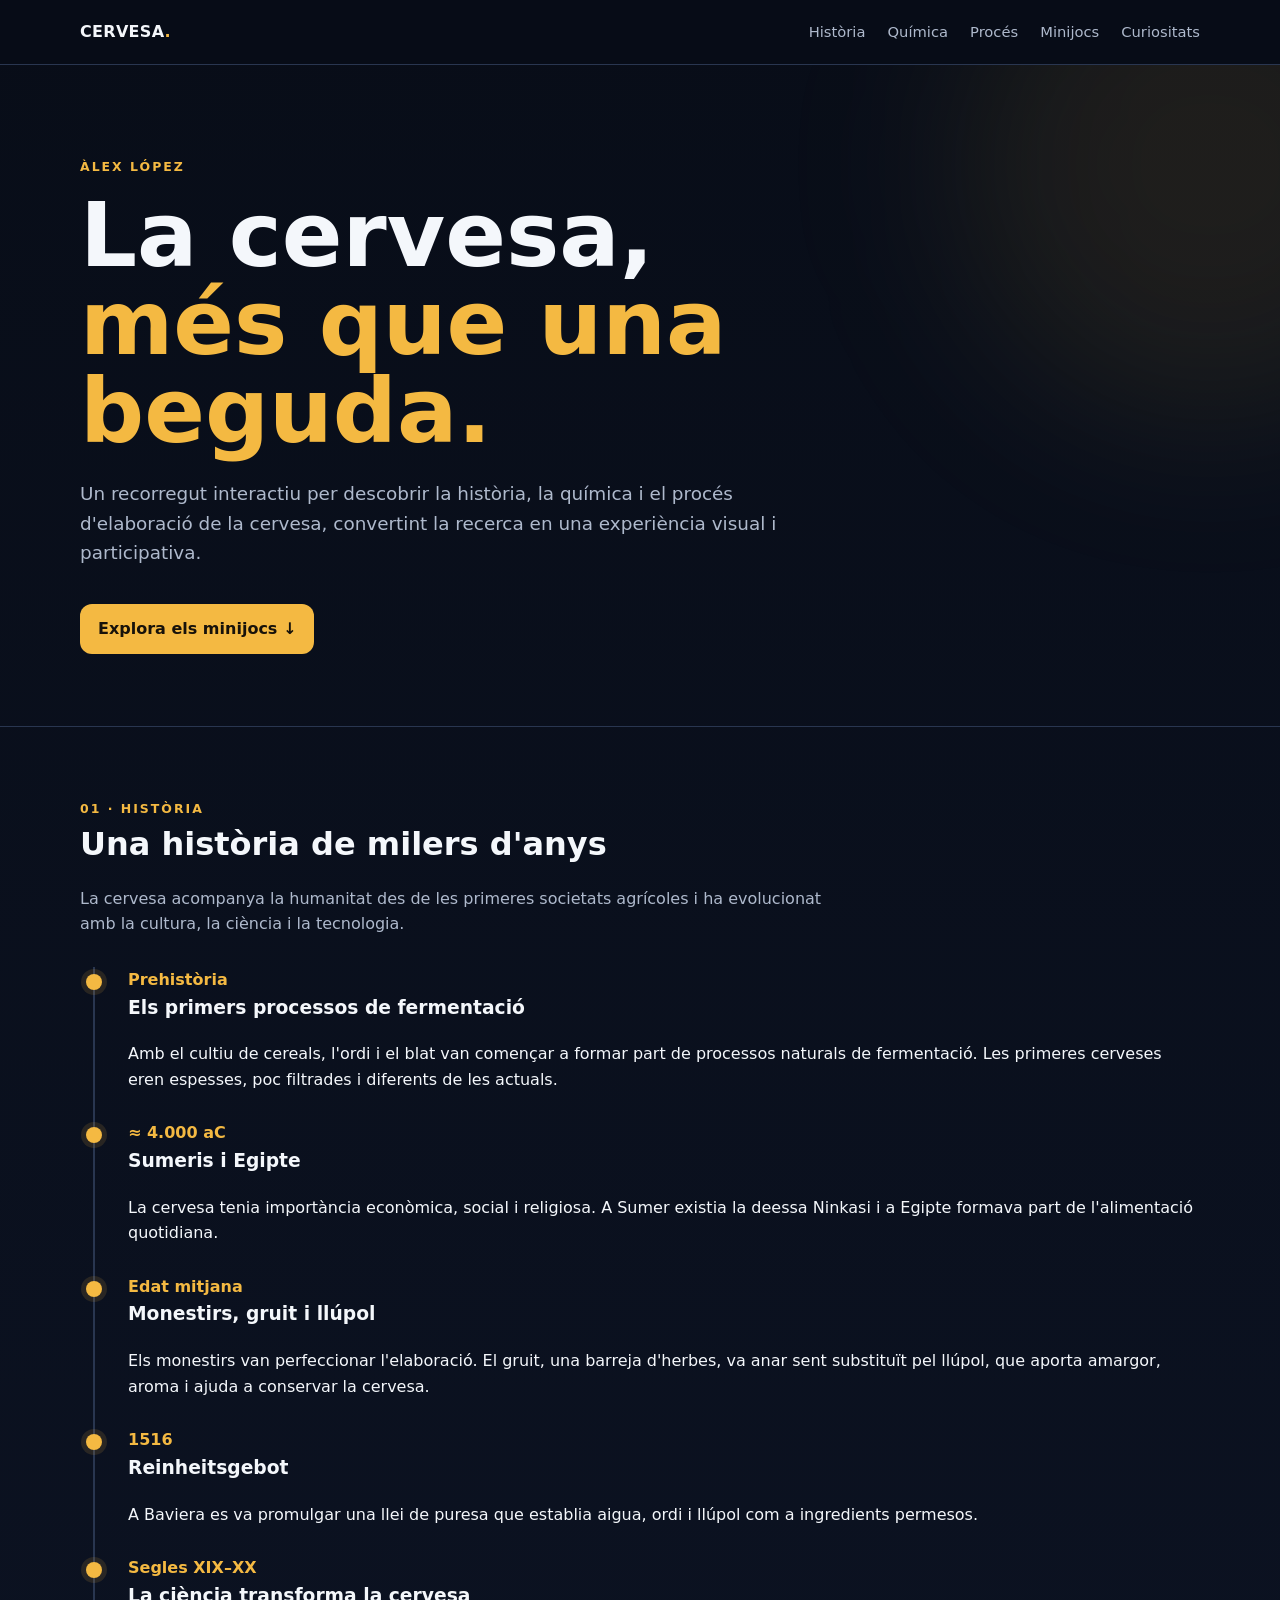
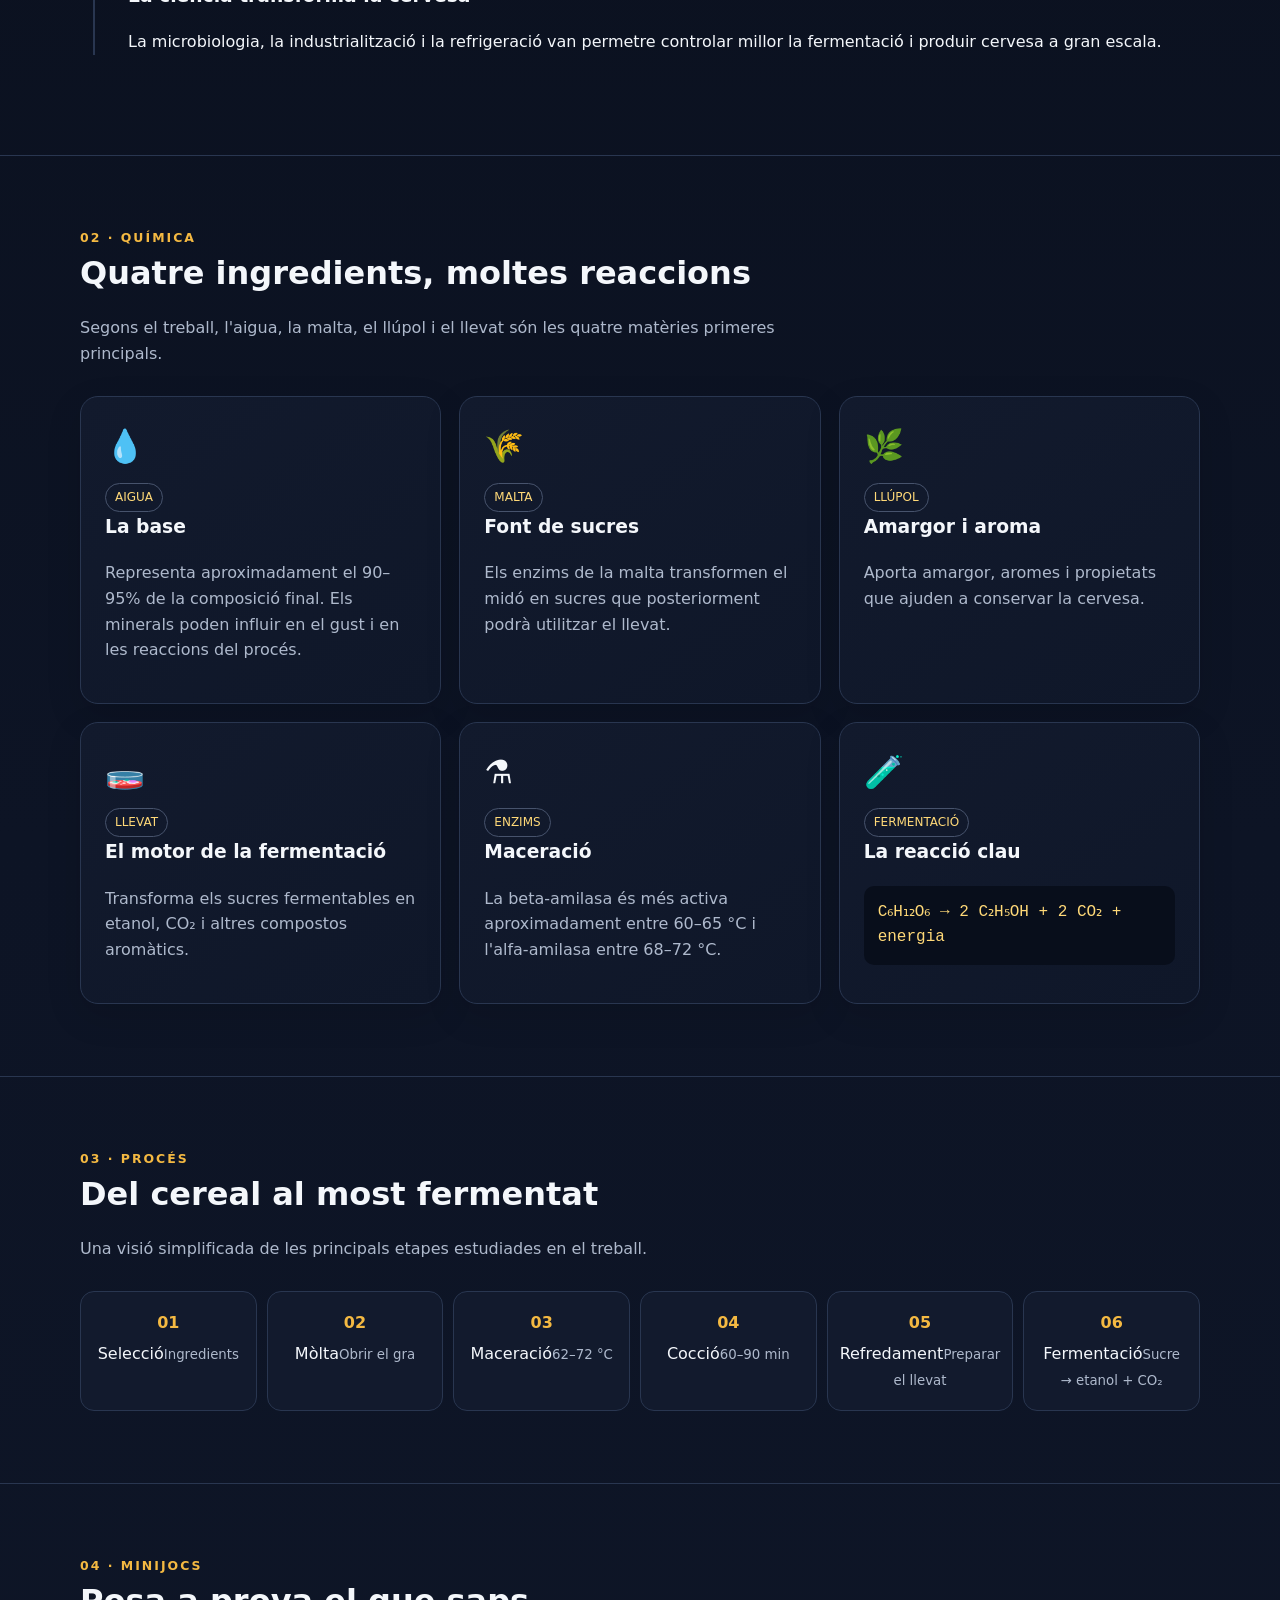
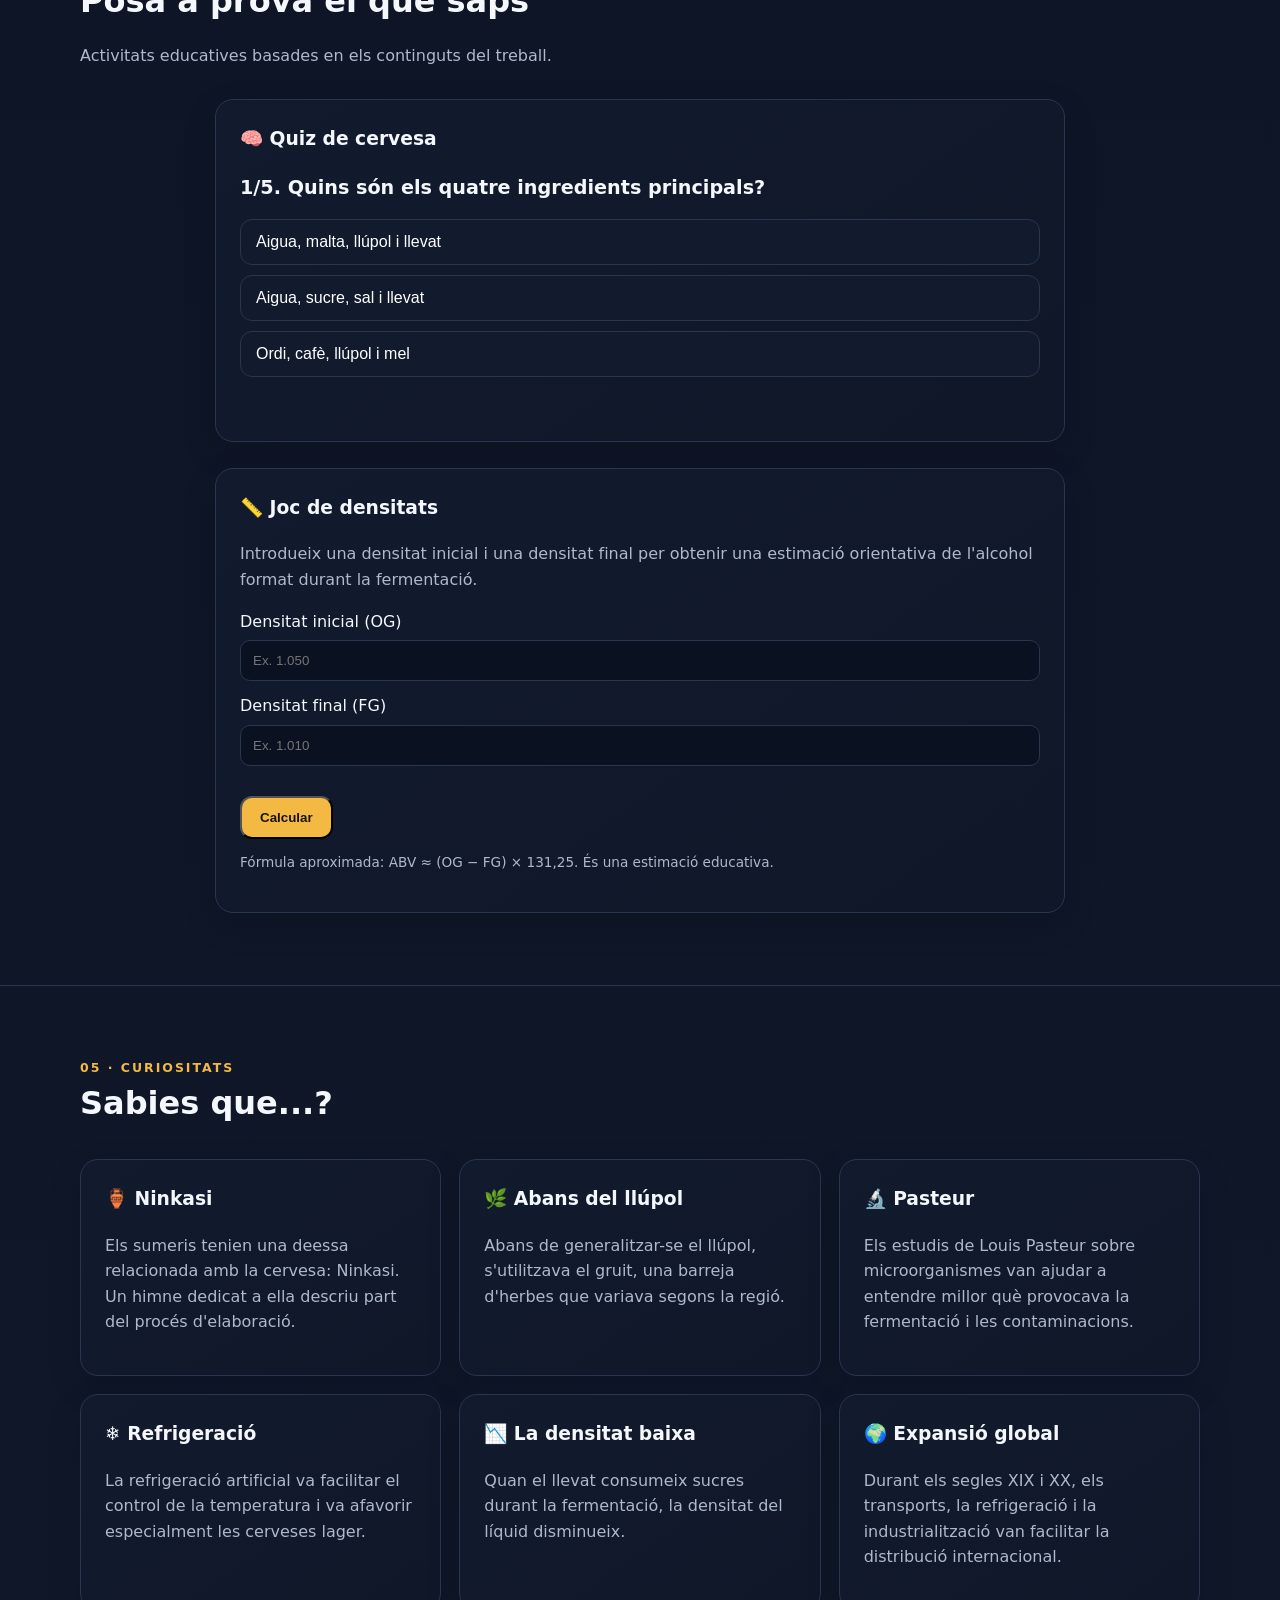
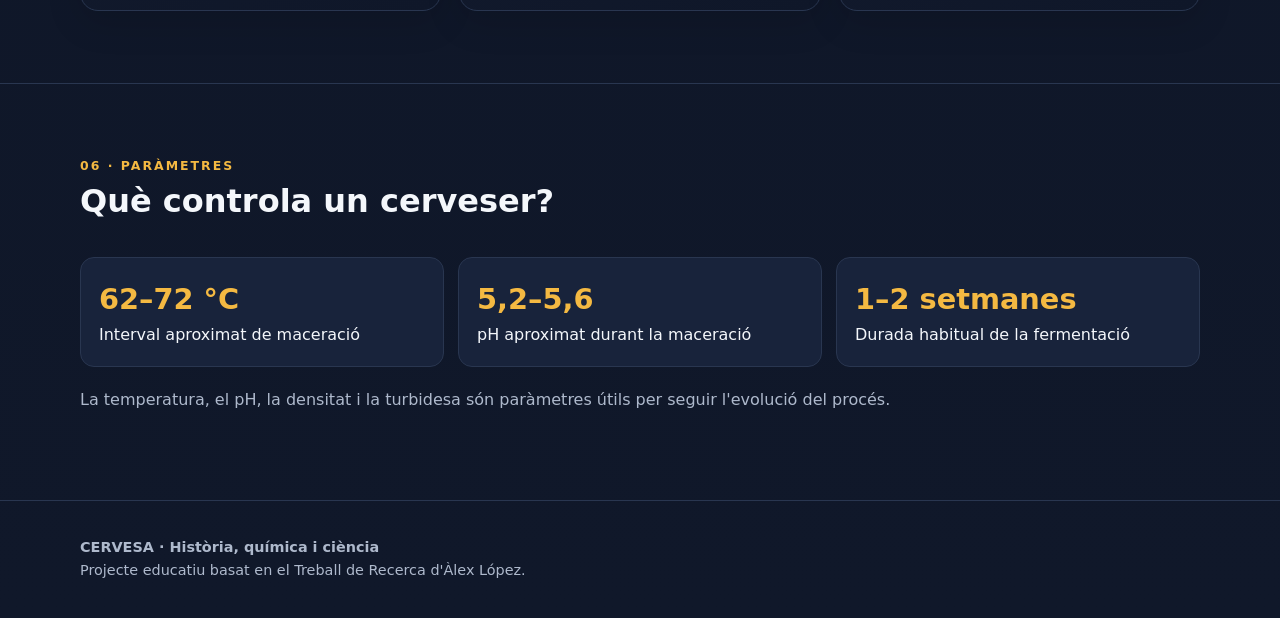
<file: preview.html>
<!DOCTYPE html>
<html lang="ca">
<head>
<meta charset="UTF-8">
<meta name="viewport" content="width=device-width, initial-scale=1.0">
<title>La cervesa · Història, química i ciència</title>
<style>
:root{
  --bg:#0b1020; --panel:#121a2d; --panel2:#18233b; --text:#f4f7fb;
  --muted:#aeb9cc; --accent:#f4b942; --accent2:#ffd978; --line:#293650;
  --ok:#62d99b; --bad:#ff7b7b;
}
*{box-sizing:border-box} html{scroll-behavior:smooth}
body{margin:0;font-family:Inter,system-ui,-apple-system,Segoe UI,sans-serif;background:linear-gradient(180deg,#080d18,#0d1425 45%,#10182a);color:var(--text);line-height:1.6}
a{color:inherit;text-decoration:none}
.container{width:min(1120px,92%);margin:auto}
nav{position:sticky;top:0;z-index:10;background:rgba(8,13,24,.82);backdrop-filter:blur(14px);border-bottom:1px solid var(--line)}
.navin{display:flex;align-items:center;justify-content:space-between;min-height:64px}
.logo{font-weight:800;letter-spacing:.3px}.logo span{color:var(--accent)}
.navlinks{display:flex;gap:22px;font-size:.92rem;color:var(--muted)}
.navlinks a:hover{color:#fff}
.hero{padding:92px 0 72px;position:relative;overflow:hidden}
.hero:before{content:"";position:absolute;width:500px;height:500px;background:#f4b94218;filter:blur(90px);border-radius:50%;right:-180px;top:-150px}
.eyebrow{color:var(--accent);font-weight:800;text-transform:uppercase;letter-spacing:2px;font-size:.78rem}
h1{font-size:clamp(2.7rem,7vw,5.7rem);line-height:.98;margin:15px 0 24px;max-width:850px}
h2{font-size:2rem;margin:0 0 12px} h3{margin-top:0}
.lead{font-size:1.15rem;color:var(--muted);max-width:760px}
.btn{display:inline-block;background:var(--accent);color:#17120a;padding:12px 18px;border-radius:12px;font-weight:800;margin-top:18px}
.btn:hover{background:var(--accent2)}
section{padding:72px 0;border-top:1px solid var(--line)}
.sectionhead{margin-bottom:30px}.sectionhead p{color:var(--muted);max-width:760px}
.grid{display:grid;grid-template-columns:repeat(3,1fr);gap:18px}
.card{background:linear-gradient(145deg,var(--panel),#0f1729);border:1px solid var(--line);border-radius:18px;padding:24px;box-shadow:0 12px 35px #00000020}
.card p{color:var(--muted)}
.icon{font-size:2rem;margin-bottom:10px}.tag{display:inline-block;padding:4px 9px;border:1px solid #47536c;border-radius:99px;color:var(--accent2);font-size:.75rem}
.timeline{position:relative;margin-top:25px}.timeline:before{content:"";position:absolute;left:13px;top:0;bottom:0;width:2px;background:var(--line)}
.event{position:relative;padding-left:48px;margin:0 0 28px}.dot{position:absolute;left:6px;top:7px;width:16px;height:16px;border-radius:50%;background:var(--accent);box-shadow:0 0 0 5px #f4b94220}
.year{color:var(--accent);font-weight:900}
.process{display:grid;grid-template-columns:repeat(6,1fr);gap:10px;margin-top:25px}
.step{padding:18px 12px;background:var(--panel);border:1px solid var(--line);border-radius:14px;text-align:center}
.step b{display:block;color:var(--accent);margin-bottom:5px}.step small{color:var(--muted)}
.game{max-width:850px;margin:auto}.question{font-size:1.2rem;font-weight:800;margin-bottom:16px}
.answers{display:grid;gap:10px}.answer{border:1px solid var(--line);background:var(--panel);color:#fff;padding:13px 15px;border-radius:12px;text-align:left;cursor:pointer;font-size:1rem}
.answer:hover{border-color:var(--accent)}.answer.correct{border-color:var(--ok);background:#62d99b14}.answer.wrong{border-color:var(--bad);background:#ff7b7b12}
.feedback{min-height:28px;margin-top:12px;font-weight:700}
.stats{display:grid;grid-template-columns:repeat(3,1fr);gap:14px;margin:20px 0}
.stat{background:var(--panel2);padding:18px;border-radius:14px;border:1px solid var(--line)}.stat strong{font-size:1.8rem;color:var(--accent)}
input{width:100%;padding:12px;background:#0a1120;border:1px solid var(--line);color:white;border-radius:10px;margin:6px 0 12px}
.result{font-size:1.15rem;margin-top:8px}.formula{font-family:ui-monospace,SFMono-Regular,monospace;background:#080e1b;padding:14px;border-radius:10px;color:var(--accent2);overflow:auto}
footer{padding:35px 0;color:var(--muted);border-top:1px solid var(--line);font-size:.9rem}
@media(max-width:800px){.grid{grid-template-columns:1fr}.process{grid-template-columns:repeat(2,1fr)}.navlinks{display:none}}
</style>
</head>
<body>
<nav><div class="container navin">
  <div class="logo">CERVESA<span>.</span></div>
  <div class="navlinks">
    <a href="#historia">Història</a><a href="#quimica">Química</a><a href="#procés">Procés</a><a href="#jocs">Minijocs</a><a href="#curiositats">Curiositats</a>
  </div>
</div></nav>

<header class="hero"><div class="container">
  <div class="eyebrow">Àlex López</div>
  <h1>La cervesa,<br><span style="color:var(--accent)">més que una beguda.</span></h1>
  <p class="lead">Un recorregut interactiu per descobrir la història, la química i el procés d'elaboració de la cervesa, convertint la recerca en una experiència visual i participativa.</p>
  <a class="btn" href="#jocs">Explora els minijocs ↓</a>
</div></header>

<section id="historia"><div class="container">
  <div class="sectionhead"><div class="eyebrow">01 · Història</div><h2>Una història de milers d'anys</h2>
  <p>La cervesa acompanya la humanitat des de les primeres societats agrícoles i ha evolucionat amb la cultura, la ciència i la tecnologia.</p></div>
  <div class="timeline">
    <div class="event"><div class="dot"></div><div class="year">Prehistòria</div><h3>Els primers processos de fermentació</h3><p>Amb el cultiu de cereals, l'ordi i el blat van començar a formar part de processos naturals de fermentació. Les primeres cerveses eren espesses, poc filtrades i diferents de les actuals.</p></div>
    <div class="event"><div class="dot"></div><div class="year">≈ 4.000 aC</div><h3>Sumeris i Egipte</h3><p>La cervesa tenia importància econòmica, social i religiosa. A Sumer existia la deessa Ninkasi i a Egipte formava part de l'alimentació quotidiana.</p></div>
    <div class="event"><div class="dot"></div><div class="year">Edat mitjana</div><h3>Monestirs, gruit i llúpol</h3><p>Els monestirs van perfeccionar l'elaboració. El gruit, una barreja d'herbes, va anar sent substituït pel llúpol, que aporta amargor, aroma i ajuda a conservar la cervesa.</p></div>
    <div class="event"><div class="dot"></div><div class="year">1516</div><h3>Reinheitsgebot</h3><p>A Baviera es va promulgar una llei de puresa que establia aigua, ordi i llúpol com a ingredients permesos.</p></div>
    <div class="event"><div class="dot"></div><div class="year">Segles XIX–XX</div><h3>La ciència transforma la cervesa</h3><p>La microbiologia, la industrialització i la refrigeració van permetre controlar millor la fermentació i produir cervesa a gran escala.</p></div>
  </div>
</div></section>

<section id="quimica"><div class="container">
  <div class="sectionhead"><div class="eyebrow">02 · Química</div><h2>Quatre ingredients, moltes reaccions</h2>
  <p>Segons el treball, l'aigua, la malta, el llúpol i el llevat són les quatre matèries primeres principals.</p></div>
  <div class="grid">
    <div class="card"><div class="icon">💧</div><span class="tag">AIGUA</span><h3>La base</h3><p>Representa aproximadament el 90–95% de la composició final. Els minerals poden influir en el gust i en les reaccions del procés.</p></div>
    <div class="card"><div class="icon">🌾</div><span class="tag">MALTA</span><h3>Font de sucres</h3><p>Els enzims de la malta transformen el midó en sucres que posteriorment podrà utilitzar el llevat.</p></div>
    <div class="card"><div class="icon">🌿</div><span class="tag">LLÚPOL</span><h3>Amargor i aroma</h3><p>Aporta amargor, aromes i propietats que ajuden a conservar la cervesa.</p></div>
    <div class="card"><div class="icon">🧫</div><span class="tag">LLEVAT</span><h3>El motor de la fermentació</h3><p>Transforma els sucres fermentables en etanol, CO₂ i altres compostos aromàtics.</p></div>
    <div class="card"><div class="icon">⚗️</div><span class="tag">ENZIMS</span><h3>Maceració</h3><p>La beta-amilasa és més activa aproximadament entre 60–65 °C i l'alfa-amilasa entre 68–72 °C.</p></div>
    <div class="card"><div class="icon">🧪</div><span class="tag">FERMENTACIÓ</span><h3>La reacció clau</h3><div class="formula">C₆H₁₂O₆ → 2 C₂H₅OH + 2 CO₂ + energia</div></div>
  </div>
</div></section>

<section id="procés"><div class="container">
  <div class="sectionhead"><div class="eyebrow">03 · Procés</div><h2>Del cereal al most fermentat</h2>
  <p>Una visió simplificada de les principals etapes estudiades en el treball.</p></div>
  <div class="process">
    <div class="step"><b>01</b>Selecció<small>Ingredients</small></div>
    <div class="step"><b>02</b>Mòlta<small>Obrir el gra</small></div>
    <div class="step"><b>03</b>Maceració<small>62–72 °C</small></div>
    <div class="step"><b>04</b>Cocció<small>60–90 min</small></div>
    <div class="step"><b>05</b>Refredament<small>Preparar el llevat</small></div>
    <div class="step"><b>06</b>Fermentació<small>Sucre → etanol + CO₂</small></div>
  </div>
</div></section>

<section id="jocs"><div class="container">
  <div class="sectionhead"><div class="eyebrow">04 · Minijocs</div><h2>Posa a prova el que saps</h2><p>Activitats educatives basades en els continguts del treball.</p></div>

  <div class="card game">
    <h3>🧠 Quiz de cervesa</h3>
    <div id="quiz"></div>
    <div class="feedback" id="feedback"></div>
    <button class="btn" id="next" style="border:0;cursor:pointer;display:none">Següent pregunta</button>
  </div>

  <br>

  <div class="card game">
    <h3>📏 Joc de densitats</h3>
    <p>Introdueix una densitat inicial i una densitat final per obtenir una estimació orientativa de l'alcohol format durant la fermentació.</p>
    <label>Densitat inicial (OG)</label><input id="og" type="number" step="0.001" placeholder="Ex. 1.050">
    <label>Densitat final (FG)</label><input id="fg" type="number" step="0.001" placeholder="Ex. 1.010">
    <button class="btn" onclick="density()">Calcular</button>
    <div class="result" id="densityResult"></div>
    <p style="font-size:.85rem;color:var(--muted)">Fórmula aproximada: ABV ≈ (OG − FG) × 131,25. És una estimació educativa.</p>
  </div>
</div></section>

<section id="curiositats"><div class="container">
  <div class="sectionhead"><div class="eyebrow">05 · Curiositats</div><h2>Sabies que...?</h2></div>
  <div class="grid">
    <div class="card"><h3>🏺 Ninkasi</h3><p>Els sumeris tenien una deessa relacionada amb la cervesa: Ninkasi. Un himne dedicat a ella descriu part del procés d'elaboració.</p></div>
    <div class="card"><h3>🌿 Abans del llúpol</h3><p>Abans de generalitzar-se el llúpol, s'utilitzava el gruit, una barreja d'herbes que variava segons la regió.</p></div>
    <div class="card"><h3>🔬 Pasteur</h3><p>Els estudis de Louis Pasteur sobre microorganismes van ajudar a entendre millor què provocava la fermentació i les contaminacions.</p></div>
    <div class="card"><h3>❄️ Refrigeració</h3><p>La refrigeració artificial va facilitar el control de la temperatura i va afavorir especialment les cerveses lager.</p></div>
    <div class="card"><h3>📉 La densitat baixa</h3><p>Quan el llevat consumeix sucres durant la fermentació, la densitat del líquid disminueix.</p></div>
    <div class="card"><h3>🌍 Expansió global</h3><p>Durant els segles XIX i XX, els transports, la refrigeració i la industrialització van facilitar la distribució internacional.</p></div>
  </div>
</div></section>

<section><div class="container">
  <div class="sectionhead"><div class="eyebrow">06 · Paràmetres</div><h2>Què controla un cerveser?</h2></div>
  <div class="stats">
    <div class="stat"><strong>62–72 °C</strong><br>Interval aproximat de maceració</div>
    <div class="stat"><strong>5,2–5,6</strong><br>pH aproximat durant la maceració</div>
    <div class="stat"><strong>1–2 setmanes</strong><br>Durada habitual de la fermentació</div>
  </div>
  <p style="color:var(--muted)">La temperatura, el pH, la densitat i la turbidesa són paràmetres útils per seguir l'evolució del procés.</p>
</div></section>

<footer><div class="container">
  <strong>CERVESA · Història, química i ciència</strong><br>Projecte educatiu basat en el Treball de Recerca d'Àlex López.</div></footer>

<script>
const questions=[
 {q:"Quins són els quatre ingredients principals?",a:["Aigua, malta, llúpol i llevat","Aigua, sucre, sal i llevat","Ordi, cafè, llúpol i mel"],c:0,e:"Són les quatre matèries primeres principals estudiades."},
 {q:"Què transforma el llevat durant la fermentació?",a:["Proteïnes en greixos","Sucres en etanol i CO₂","Aigua en maltosa"],c:1,e:"El llevat consumeix sucres fermentables i produeix etanol i CO₂."},
 {q:"Quin ingredient aporta especialment amargor i aroma?",a:["Aigua","Malta","Llúpol"],c:2,e:"El llúpol aporta amargor, aroma i ajuda a la conservació."},
 {q:"Què passa amb la densitat durant la fermentació?",a:["Normalment disminueix","Sempre augmenta","No canvia mai"],c:0,e:"A mesura que el llevat consumeix sucres, la densitat va disminuint."},
 {q:"Quina reacció representa la fermentació alcohòlica de la glucosa?",a:["Glucosa → etanol + CO₂","Etanol → glucosa + oxigen","CO₂ → glucosa + aigua"],c:0,e:"La reacció simplificada és C₆H₁₂O₆ → 2 C₂H₅OH + 2 CO₂ + energia."}
];
let qi=0,score=0,answered=false;
function renderQuiz(){
 answered=false;
 const x=questions[qi];
 document.getElementById("quiz").innerHTML=`<div class="question">${qi+1}/${questions.length}. ${x.q}</div><div class="answers">${x.a.map((a,i)=>`<button class="answer" onclick="answer(${i})">${a}</button>`).join("")}</div>`;
 document.getElementById("feedback").textContent="";
 document.getElementById("next").style.display="none";
}
function answer(i){
 if(answered)return; answered=true;
 const x=questions[qi], btns=document.querySelectorAll(".answer");
 btns[i].classList.add(i===x.c?"correct":"wrong");
 if(i===x.c){score++;document.getElementById("feedback").textContent="✅ Correcte! "+x.e}
 else{btns[x.c].classList.add("correct");document.getElementById("feedback").textContent="❌ No exactament. "+x.e}
 const n=document.getElementById("next");n.style.display="inline-block";n.textContent=qi===questions.length-1?"Veure resultat":"Següent pregunta";
}
document.getElementById("next").onclick=()=>{
 if(qi<questions.length-1){qi++;renderQuiz()}
 else{document.getElementById("quiz").innerHTML=`<div class="question">🎉 Has acabat!</div><p>Has encertat <strong>${score}/${questions.length}</strong> preguntes.</p>`;document.getElementById("feedback").textContent="";document.getElementById("next").style.display="none";qi=0;score=0;}
};
function density(){
 const og=parseFloat(document.getElementById("og").value),fg=parseFloat(document.getElementById("fg").value),r=document.getElementById("densityResult");
 if(!Number.isFinite(og)||!Number.isFinite(fg)||og<=fg){r.textContent="Introdueix valors vàlids: l'OG ha de ser superior a la FG.";return}
 const abv=(og-fg)*131.25;
 r.innerHTML=`Estimació: <strong>${abv.toFixed(2)}% ABV</strong>`;
}
renderQuiz();
</script>
</body>
</html>
</file>
<file: style.css>
:root {
      color-scheme: dark;
      --bg: #101a22;
      --bg-deep: #0b1319;
      --panel: #172630;
      --panel-2: #1e303a;
      --text: #f4f1e8;
      --muted: #b6c2c3;
      --muted-2: #8fa1a4;
      --accent: #e9b45b;
      --accent-2: #f4d49a;
      --green: #9fc7aa;
      --line: rgba(222, 235, 229, .13);
      --success: #9fd5ae;
      --danger: #f0a19a;
      --shadow: 0 22px 55px rgba(0,0,0,.24);
      --radius: 22px;
      --width: 1160px;
    }
    * { box-sizing: border-box; }
    html { scroll-behavior: smooth; scroll-padding-top: 88px; }
    body {
      margin: 0;
      background: var(--bg);
      color: var(--text);
      font-family: Inter, ui-sans-serif, system-ui, -apple-system, BlinkMacSystemFont, "Segoe UI", sans-serif;
      line-height: 1.65;
      letter-spacing: .005em;
    }
    a { color: inherit; text-decoration: none; }
    button, input { font: inherit; }
    button { color: inherit; }
    a:focus-visible, button:focus-visible, input:focus-visible {
      outline: 3px solid var(--accent-2);
      outline-offset: 3px;
    }
    ::selection { background: rgba(233,180,91,.35); color: white; }
    .progress { position: fixed; inset: 0 auto auto 0; height: 3px; width: 0; z-index: 100; background: var(--accent); }
    .skip-link { position:fixed; z-index:140; top:10px; left:10px; padding:11px 15px; border-radius:10px; background:var(--accent-2); color:#172630; font-weight:900; transform:translateY(-160%); }
    .skip-link:focus { transform:translateY(0); }
    .wrap { width: min(var(--width), calc(100% - 44px)); margin-inline: auto; }
    .topbar {
      position: sticky; top: 0; z-index: 50;
      background: rgba(11,19,25,.88); backdrop-filter: blur(16px);
      border-bottom: 1px solid var(--line);
    }
    .nav { min-height: 74px; display: flex; align-items: center; justify-content: space-between; gap: 24px; }
    .brand { display: inline-flex; align-items: center; gap: 11px; font-weight: 850; letter-spacing: .11em; font-size: .83rem; }
    .brand-mark { width: 34px; height: 34px; display: grid; place-items: center; border: 1px solid rgba(233,180,91,.5); color: var(--accent); border-radius: 11px; font-size: 1rem; }
    .brand span:last-child { color: var(--accent); }
    .navlinks { display: flex; align-items: center; gap: clamp(12px,2vw,25px); color: var(--muted); font-size: .88rem; }
    .navlinks a { transition: color .2s ease; }
    .navlinks a.active { color: var(--accent-2); }
@media (hover: hover) and (pointer: fine) { .navlinks a:hover { color: var(--accent-2); } }
    .nav-actions { display: flex; align-items: center; gap: 9px; }
    .icon-btn, .menu-btn { background: transparent; border: 1px solid var(--line); border-radius: 12px; width: 40px; height: 40px; display: grid; place-items: center; cursor: pointer; }
    .menu-btn { display: none; }
    .mobile-panel { display: none; padding: 0 0 18px; }
    .mobile-panel.open { display: grid; gap: 4px; }
    .mobile-panel a { padding: 10px 12px; color: var(--muted); border-radius: 10px; }
    @media (hover: hover) and (pointer: fine) { .mobile-panel a:hover { background: var(--panel); color: var(--accent-2); } }

    .hero { position: relative; overflow: hidden; padding: clamp(68px,9vw,118px) 0 84px; isolation: isolate; }
    .hero::before, .hero::after { content: ""; position: absolute; z-index: -1; border-radius: 50%; filter: blur(3px); pointer-events: none; }
    .hero::before { width: 560px; height: 560px; right: -170px; top: -220px; background: radial-gradient(circle, rgba(233,180,91,.17), transparent 68%); }
    .hero::after { width: 360px; height: 360px; left: -200px; bottom: -220px; background: radial-gradient(circle, rgba(159,199,170,.13), transparent 70%); }
    .hero-grid { display: grid; grid-template-columns: minmax(0,1.2fr) minmax(280px,.8fr); gap: 48px; align-items: center; }
    .eyebrow { color: var(--accent); font-size: .76rem; font-weight: 800; text-transform: uppercase; letter-spacing: .19em; display: flex; align-items: center; gap: 10px; }
    .eyebrow::before { content: ""; width: 25px; height: 1px; background: var(--accent); }
    h1 { font-size: clamp(3rem,7.1vw,6.4rem); line-height: .98; letter-spacing: -.065em; max-width: 780px; margin: 22px 0 24px; }
    h1 em { color: var(--accent); font-style: normal; }
    .lead { color: var(--muted); max-width: 670px; font-size: clamp(1.02rem,1.6vw,1.18rem); line-height: 1.8; }
    .hero-actions { display: flex; align-items: center; flex-wrap: wrap; gap: 12px; margin-top: 31px; }
    .btn { display: inline-flex; justify-content: center; align-items: center; gap: 9px; border: 1px solid transparent; border-radius: 13px; padding: 12px 18px; font-weight: 800; font-size: .92rem; cursor: pointer; transition: transform .2s ease, background .2s ease, border-color .2s ease; }
    @media (hover: hover) and (pointer: fine) { .btn:hover { transform: translateY(-2px); } }
    .btn-primary { background: var(--accent); color: #1b1a16; }
    @media (hover: hover) and (pointer: fine) { .btn-primary:hover { background: var(--accent-2); } }
    .btn-secondary { border-color: var(--line); color: var(--text); background: rgba(255,255,255,.025); }
    @media (hover: hover) and (pointer: fine) { .btn-secondary:hover { border-color: rgba(233,180,91,.55); } }
    .hero-note { margin-top: 22px; font-size: .82rem; color: var(--muted-2); }
    .hero-art { min-height: 385px; display: grid; place-items: center; position: relative; }
    .art-orbit { width: min(100%,400px); aspect-ratio: 1; border-radius: 50%; border: 1px solid rgba(233,180,91,.22); display: grid; place-items: center; position: relative; background: radial-gradient(circle at 50% 52%, rgba(233,180,91,.12), transparent 62%); }
    .art-orbit::before, .art-orbit::after { content: ""; position: absolute; inset: 9%; border: 1px dashed rgba(182,194,195,.22); border-radius: 50%; }
    .art-orbit::after { inset: 22%; border-style: solid; border-color: rgba(159,199,170,.2); }
    .art-center { width: 48%; aspect-ratio: 1; position: relative; z-index: 2; display: grid; place-items: center; border-radius: 34% 66% 56% 44% / 44% 42% 58% 56%; background: linear-gradient(145deg,#e7bd72,#9f713b); color: #253039; box-shadow: 0 24px 65px rgba(0,0,0,.27); transform: rotate(-8deg); }
    .art-center svg { width: 62%; height: 62%; transform: rotate(8deg); }
    .orbit-label { position: absolute; z-index: 3; padding: 8px 12px; border: 1px solid var(--line); background: rgba(16,26,34,.88); border-radius: 999px; font-size: .78rem; color: var(--muted); box-shadow: var(--shadow); }
    .orbit-label.one { top: 12%; left: 2%; }.orbit-label.two { top: 25%; right: -2%; }.orbit-label.three { bottom: 16%; left: 1%; }.orbit-label.four { bottom: 5%; right: 9%; }
    .hero-foot { border-top: 1px solid var(--line); margin-top: 65px; padding-top: 22px; display: flex; justify-content: space-between; gap: 18px; color: var(--muted-2); font-size: .78rem; letter-spacing: .06em; text-transform: uppercase; }

    section { padding: 92px 0; border-top: 1px solid var(--line); }
    .section-head { display: flex; align-items: end; justify-content: space-between; gap: 28px; margin-bottom: 36px; }
    .section-head > div:first-child { max-width: 760px; }
    .section-number { color: var(--accent); font-size: .76rem; font-weight: 850; letter-spacing: .18em; text-transform: uppercase; }
    h2 { margin: 9px 0 12px; font-size: clamp(2rem,4vw,3.4rem); line-height: 1.08; letter-spacing: -.045em; }
    .section-intro { margin: 0; color: var(--muted); max-width: 720px; }
    .section-aside { color: var(--muted-2); font-size: .82rem; max-width: 190px; text-align: right; }
    .card { background: linear-gradient(150deg, rgba(30,48,58,.93), rgba(23,38,48,.94)); border: 1px solid var(--line); border-radius: var(--radius); box-shadow: 0 12px 35px rgba(0,0,0,.12); }
    .timeline { display: grid; grid-template-columns: 1fr 1fr; gap: 16px; }
    .event { padding: 25px 26px 26px; display: grid; grid-template-columns: 95px 1fr; gap: 18px; position: relative; overflow: hidden; }
    .event::after { content: ""; width: 140px; height: 140px; position: absolute; right: -75px; bottom: -85px; border: 1px solid rgba(233,180,91,.15); border-radius: 50%; }
    .event-date { font-size: .82rem; color: var(--accent); font-weight: 850; line-height: 1.4; padding-top: 3px; }
    .event h3, .card h3 { margin: 0 0 8px; font-size: 1.08rem; letter-spacing: -.015em; }
    .event p, .card p { margin: 0; color: var(--muted); font-size: .92rem; }
    .source-note { margin-top: 18px; font-size: .78rem; color: var(--muted-2); }
    .source-note a { color: var(--accent-2); text-decoration: underline; text-underline-offset: 3px; }

    .ingredients { display: grid; grid-template-columns: repeat(4,1fr); gap: 15px; }
    .ingredient { padding: 23px; min-height: 245px; display: flex; flex-direction: column; }
    .ingredient-icon { width: 48px; height: 48px; display: grid; place-items: center; border-radius: 15px; color: var(--accent); background: rgba(233,180,91,.1); border: 1px solid rgba(233,180,91,.18); font-size: 1.45rem; margin-bottom: 22px; }
    .ingredient .small-label { color: var(--accent-2); font-size: .75rem; font-weight: 850; letter-spacing: .14em; text-transform: uppercase; margin-bottom: 7px; }
    .ingredient h3 { font-size: 1.15rem; margin-bottom: 8px; }
    .ingredient p { margin: 0; color: var(--muted); font-size: .88rem; }
    .science-panel { display: grid; grid-template-columns: 1fr .9fr; gap: 20px; }
    .science-copy { padding: 31px; }
    .science-copy h3 { font-size: 1.3rem; margin: 12px 0; }
    .science-copy p { color: var(--muted); }
    .equation { margin-top: 22px; background: var(--bg-deep); border: 1px solid var(--line); border-radius: 15px; padding: 19px; overflow-x: auto; color: var(--accent-2); font-family: ui-monospace, SFMono-Regular, Menlo, monospace; text-align: center; font-size: clamp(.94rem,1.8vw,1.2rem); }
    .science-visual { padding: 28px; display: flex; flex-direction: column; justify-content: center; gap: 16px; }
    .concept { display: grid; grid-template-columns: 48px 1fr 30px; gap: 13px; align-items: center; }
    .concept-icon { width: 44px; height: 44px; display: grid; place-items: center; background: rgba(159,199,170,.1); color: var(--green); border: 1px solid rgba(159,199,170,.2); border-radius: 14px; font-size: 1.2rem; }
    .concept strong { display: block; font-size: .92rem; }.concept span { color: var(--muted); font-size: .8rem; }
    .concept-arrow { color: var(--accent); font-size: 1.1rem; }
    .science-footnote { color: var(--muted-2); font-size: .78rem; margin: 5px 0 0; }

    .lab-grid { display: grid; grid-template-columns: .9fr 1.1fr; gap: 20px; }
    .lab-explainer, .lab-tool { padding: 28px; }
    .lab-explainer h3, .lab-tool h3 { margin: 0 0 10px; font-size: 1.15rem; }
    .lab-explainer p { color: var(--muted); font-size: .92rem; }
    .formula-box { padding: 15px 18px; border-radius: 14px; background: var(--bg-deep); color: var(--accent-2); font-weight: 850; font-family: ui-monospace, monospace; font-size: 1.12rem; margin: 22px 0; text-align: center; }
    .field-grid { display: grid; grid-template-columns: 1fr 1fr; gap: 14px; }
    .field label { display: block; font-size: .81rem; color: var(--muted); margin-bottom: 7px; }
    .field input { width: 100%; min-width: 0; padding: 12px 13px; border-radius: 12px; border: 1px solid var(--line); background: var(--bg-deep); color: var(--text); }
    .lab-result { margin-top: 17px; min-height: 75px; border: 1px solid var(--line); border-radius: 14px; padding: 14px 16px; background: rgba(11,19,25,.5); color: var(--muted); }
    .lab-result strong { color: var(--accent-2); font-size: 1.2rem; display: block; }
    .lab-result.error { color: var(--danger); }
    .tiny-note { font-size: .76rem; color: var(--muted-2); margin: 14px 0 0; }

    .quiz-layout { display: grid; grid-template-columns: minmax(0,1fr) 270px; gap: 18px; align-items: start; }
    .quiz-main { padding: 28px; }
    .quiz-meta { display: flex; justify-content: space-between; color: var(--muted-2); font-size: .8rem; margin-bottom: 18px; }
    .quiz-track { height: 6px; border-radius: 20px; background: rgba(255,255,255,.08); overflow: hidden; margin-bottom: 24px; }
    .quiz-track span { display: block; height: 100%; width: 0; border-radius: inherit; background: var(--accent); transition: width .3s ease; }
    .question { font-size: clamp(1.2rem,2.5vw,1.65rem); line-height: 1.3; letter-spacing: -.025em; margin: 0 0 22px; }
    .answers { display: grid; grid-template-columns: 1fr 1fr; gap: 10px; }
    .answer { border: 1px solid var(--line); border-radius: 13px; background: rgba(11,19,25,.42); color: var(--text); padding: 14px 15px; text-align: left; cursor: pointer; min-height: 62px; transition: border-color .2s ease, background .2s ease; }
    @media (hover: hover) and (pointer: fine) { .answer:hover:not(:disabled) { border-color: rgba(233,180,91,.65); background: rgba(233,180,91,.06); } }
    .answer.correct { border-color: var(--success); background: rgba(159,213,174,.1); }
    .answer.incorrect { border-color: var(--danger); background: rgba(240,161,154,.08); }
    .answer:disabled { cursor: default; opacity: 1; }
    .quiz-feedback { min-height: 52px; color: var(--muted); font-size: .9rem; padding-top: 14px; }
    .quiz-footer { display: flex; align-items: center; justify-content: space-between; gap: 15px; margin-top: 12px; }
    .quiz-side { padding: 24px; }
    .quiz-side .big-score { color: var(--accent); font-weight: 900; font-size: 2.7rem; line-height: 1; margin: 12px 0 7px; }
    .quiz-side p { color: var(--muted); font-size: .86rem; }
    .quiz-side ul { padding-left: 18px; color: var(--muted); font-size: .82rem; }

    .curiosities { display: grid; grid-template-columns: repeat(3,1fr); gap: 15px; }
    .curiosity { min-height: 190px; padding: 24px; }
    .curiosity .number { color: var(--accent); font-size: .75rem; letter-spacing: .14em; font-weight: 900; }
    .curiosity h3 { margin: 14px 0 9px; font-size: 1.08rem; }
    .curiosity p { color: var(--muted); font-size: .89rem; margin: 0; }

    .glossary-layout { display: grid; grid-template-columns: .85fr 1.15fr; gap: 22px; align-items: start; }
    .glossary-intro { padding: 27px; }
    .glossary-intro p { color: var(--muted); }
    .searchbox { position: relative; margin-top: 20px; }
    .searchbox input { width: 100%; background: var(--bg-deep); color: var(--text); border: 1px solid var(--line); border-radius: 13px; padding: 13px 15px 13px 42px; }
    .searchbox span { position: absolute; left: 15px; top: 10px; color: var(--muted-2); }
    .terms { display: grid; grid-template-columns: 1fr 1fr; gap: 11px; }
    .term { padding: 18px; }
    .term h3 { font-size: .97rem; margin: 0 0 6px; color: var(--accent-2); }
    .term p { margin: 0; color: var(--muted); font-size: .83rem; }
    .empty-state { grid-column: 1/-1; padding: 22px; color: var(--muted); border: 1px dashed var(--line); border-radius: 14px; }

    .sources { display: grid; grid-template-columns: repeat(2,1fr); gap: 14px; }
    .source-card { padding: 22px; display: flex; flex-direction: column; gap: 8px; }
    .source-type { color: var(--accent); font-size: .75rem; letter-spacing: .15em; text-transform: uppercase; font-weight: 850; }
    .source-card h3 { margin: 0; font-size: 1rem; }.source-card p { margin: 0; color: var(--muted); font-size: .85rem; }
    .source-card a { color: var(--accent-2); text-decoration: underline; text-underline-offset: 3px; font-size: .85rem; margin-top: 5px; width: fit-content; }
    .method-note { border-left: 3px solid var(--accent); padding: 12px 17px; margin-top: 22px; color: var(--muted); font-size: .83rem; background: rgba(233,180,91,.045); }
    footer { padding: 34px 0 45px; border-top: 1px solid var(--line); color: var(--muted-2); font-size: .81rem; }
    .footer-inner { display: flex; justify-content: space-between; gap: 20px; align-items: center; }
    .footer-brand { color: var(--text); font-weight: 850; letter-spacing: .1em; }
    .backtop { color: var(--accent-2); }

    /* Entrada en scroll: usa `translate` (no `transform`) para no pisar las rotaciones de notas/tarjetas */
    .reveal { opacity: 0; translate: 0 16px; transition: opacity .5s cubic-bezier(.23,1,.32,1) var(--reveal-delay,0ms), translate .5s cubic-bezier(.23,1,.32,1) var(--reveal-delay,0ms); }
    .reveal.visible { opacity: 1; translate: 0 0; }
    @media (prefers-reduced-motion: reduce) { *, *::before, *::after { scroll-behavior: auto !important; animation-duration: .01ms !important; transition-duration: .01ms !important; } .reveal { opacity: 1; translate: none; } }
    @media (max-width: 980px) {
      .navlinks { display: none; }.menu-btn { display: grid; }
      .hero-grid { grid-template-columns: 1fr .78fr; gap: 20px; }.hero-art { min-height: 310px; }
      .ingredients { grid-template-columns: repeat(2,1fr); }.science-panel { grid-template-columns: 1fr; }
      .curiosities { grid-template-columns: repeat(2,1fr); }
    }
    @media (max-width: 700px) {
      .wrap { width: min(var(--width), calc(100% - 30px)); }
      .nav { min-height: 66px; }.brand { font-size: .76rem; }
      .hero { padding: 65px 0 55px; }.hero-grid { grid-template-columns: 1fr; }.hero-art { min-height: 285px; margin-top: 8px; }.art-orbit { width: min(82vw,330px); }
      .hero-foot { margin-top: 40px; flex-direction: column; gap: 7px; }
      section { padding: 68px 0; }.section-head { display: block; }.section-aside { text-align: left; max-width: none; margin-top: 13px; }
      .timeline { grid-template-columns: 1fr; }.event { grid-template-columns: 78px 1fr; padding: 21px; }
      .ingredients { grid-template-columns: 1fr 1fr; gap: 10px; }.ingredient { padding: 18px; min-height: 230px; }
      .lab-grid, .quiz-layout, .glossary-layout { grid-template-columns: 1fr; }.quiz-side { order: -1; }.quiz-side ul { display: none; }
      .quiz-side { display: flex; align-items: center; justify-content: space-between; gap: 14px; }.quiz-side .big-score { font-size: 1.7rem; margin: 0; }
      .curiosities { grid-template-columns: 1fr; }.curiosity { min-height: 0; }
      .sources { grid-template-columns: 1fr; }.terms { grid-template-columns: 1fr; }
      .footer-inner { flex-direction: column; align-items: flex-start; }
    }
    @media (max-width: 420px) {
      .ingredients { grid-template-columns: 1fr; }.ingredient { min-height: auto; }
      .answers, .field-grid { grid-template-columns: 1fr; }.event { grid-template-columns: 1fr; gap: 7px; }
      .quiz-main, .science-copy, .science-visual, .lab-explainer, .lab-tool { padding: 21px; }
      h1 { font-size: 3rem; }
    }

    /* Identitat visual 2.0: il·lustrada, jove i acadèmica */
    :root {
      color-scheme: light;
      --bg: #f8f6ee;
      --bg-deep: #e9efe8;
      --panel: #fffdf7;
      --panel-2: #edf4ed;
      --text: #183e3b;
      --muted: #506b66;
      --muted-2: #718781;
      --accent: #e9775d;
      --accent-2: #d19b2c;
      --green: #43867a;
      --line: rgba(24, 62, 59, .18);
      --success: #3d9274;
      --danger: #d85e55;
      --shadow: 5px 6px 0 rgba(24, 62, 59, .10);
      --radius: 24px;
    }

    html { background: var(--bg); }
    body {
      background:
        radial-gradient(circle at 5% 8%, rgba(242,196,92,.12), transparent 18rem),
        radial-gradient(circle at 96% 32%, rgba(89,151,137,.09), transparent 22rem),
        var(--bg);
      color: var(--text);
      font-family: "Trebuchet MS", "Segoe UI", sans-serif;
    }
    h1, h2, h3, .brand, .footer-brand { font-family: "Trebuchet MS", "Segoe UI", sans-serif; }
    h1, h2 { color: var(--text); }
    .topbar {
      background: rgba(255,253,247,.92);
      border-bottom: 2px solid var(--line);
      box-shadow: 0 3px 0 rgba(24,62,59,.035);
    }
    .brand { letter-spacing: .08em; color: var(--text); }
    .brand-mark {
      border: 2px solid var(--text);
      border-radius: 13px 13px 13px 5px;
      background: var(--accent);
      color: #fffdf7;
      box-shadow: 2px 3px 0 rgba(24,62,59,.16);
    }
    .brand span:last-child { color: var(--text); }
    .brand span:last-child span { color: var(--accent); }
    .navlinks { color: var(--muted); font-weight: 700; }
    .navlinks a { padding: 7px 9px; border-radius: 999px; }
    .navlinks a.active { color: var(--text); background: #f4e6c5; }
@media (hover: hover) and (pointer: fine) { .navlinks a:hover { color: var(--text); background: #f4e6c5; } }
    .icon-btn, .menu-btn {
      color: var(--text);
      background: var(--panel);
      border: 2px solid var(--text);
      border-radius: 13px;
      box-shadow: 2px 3px 0 rgba(24,62,59,.13);
      font-weight: 850;
    }
    .mobile-panel a { color: var(--muted); font-weight: 700; }
    @media (hover: hover) and (pointer: fine) { .mobile-panel a:hover { background: var(--panel-2); color: var(--text); } }

    .hero {
      background: linear-gradient(135deg, #eaf3e9 0%, #f7f2df 100%);
      border-bottom: 2px solid var(--line);
    }
    .hero::before { background: radial-gradient(circle, rgba(239,119,93,.20), transparent 68%); }
    .hero::after { background: radial-gradient(circle, rgba(67,134,122,.18), transparent 70%); }
    .eyebrow { color: #39786e; letter-spacing: .14em; }
    .eyebrow::before { height: 3px; border-radius: 8px; background: var(--accent); }
    h1 {
      font-weight: 900;
      letter-spacing: -.055em;
      text-shadow: 2px 3px 0 rgba(24,62,59,.055);
    }
    h1 em { color: var(--accent); }
    .lead { color: #49645f; }
    .hero-note { color: #52665f; }
    .btn {
      border: 2px solid var(--text);
      border-radius: 999px;
      padding: 12px 20px;
      box-shadow: 3px 4px 0 rgba(24,62,59,.14);
      font-weight: 900;
    }
    .btn:active { transform: translate(2px, 3px); box-shadow: 1px 1px 0 rgba(24,62,59,.14); }
    .btn-primary { background: var(--accent); color: #fffdf7; }
    @media (hover: hover) and (pointer: fine) { .btn-primary:hover { background: #da664e; } }
    .btn-secondary { color: var(--text); background: var(--panel); border-color: var(--text); }
    @media (hover: hover) and (pointer: fine) { .btn-secondary:hover { background: #f4e6c5; border-color: var(--text); } }
    .hero-art { min-height: 400px; }
    .art-orbit {
      width: min(100%, 410px);
      border: 2px dashed rgba(24,62,59,.28);
      background: radial-gradient(circle at 50% 52%, rgba(242,196,92,.24), rgba(255,255,255,.15) 62%);
    }
    .art-orbit::before { border: 2px dashed rgba(67,134,122,.32); }
    .art-orbit::after { border: 2px solid rgba(233,119,93,.25); }
    .art-center {
      background: linear-gradient(145deg, #f5cb69, #edaa4e);
      border: 3px solid var(--text);
      border-radius: 46% 54% 48% 52% / 50% 42% 58% 50%;
      box-shadow: 7px 8px 0 rgba(24,62,59,.16);
      transition: transform .38s cubic-bezier(.22,1,.36,1), box-shadow .38s ease, filter .38s ease;
    }
    .art-orbit { transition: transform .5s cubic-bezier(.22,1,.36,1), filter .5s ease; }
    .art-center svg { transition: transform .38s cubic-bezier(.22,1,.36,1); }
    .hero-mascot { transform-box:fill-box; transform-origin:center; }
    @media (hover:hover) and (pointer:fine) {
      .hero-art:hover .art-orbit { transform: scale(1.035) rotate(2deg); filter: drop-shadow(0 10px 15px rgba(24,62,59,.12)); }
      .hero-art:hover .art-center { transform: rotate(0deg) scale(1.09); box-shadow: 10px 13px 0 rgba(24,62,59,.18); filter: saturate(1.08); }
      .hero-art:hover .art-center svg { transform: rotate(0deg) scale(1.06); }
      .hero-art:hover .hero-mascot { animation:mascotHello .62s cubic-bezier(.25,.8,.35,1.2); }
    }
    @keyframes mascotHello { 0%,100% { transform:translateY(0) rotate(0); } 35% { transform:translateY(-8px) rotate(-6deg); } 68% { transform:translateY(1px) rotate(4deg); } }
    .hero-art.is-hovered .hero-mascot, .hero-art:focus-visible .hero-mascot { animation:mascotHello .62s cubic-bezier(.25,.8,.35,1.2); }
    @media (prefers-reduced-motion: reduce) { .hero-art:hover .hero-mascot, .hero-art.is-hovered .hero-mascot, .hero-art:focus-visible .hero-mascot { animation:none !important; } }
    .orbit-label {
      color: var(--text);
      background: var(--panel);
      border: 2px solid var(--text);
      border-radius: 999px;
      box-shadow: 3px 4px 0 rgba(24,62,59,.13);
      font-weight: 900;
    }
    .orbit-label.one { background: #f8d98c; transform: rotate(-7deg); }
    .orbit-label.two { background: #f4c3b7; transform: rotate(5deg); }
    .orbit-label.three { background: #c9e2d4; transform: rotate(4deg); }
    .orbit-label.four { background: #d9d0ed; transform: rotate(-5deg); }
    .hero-foot {
      border-top: 2px dashed rgba(24,62,59,.22);
      color: #52665f;
      font-weight: 800;
    }

    section { border-top: 2px solid rgba(24,62,59,.10); }
    #ingredients, #laboratori, #curiositats, #fonts { background: #edf4ed; }
    #historia, #ciencia, #quiz, #glossari { background: rgba(255,253,247,.72); }
    .section-number { color: #398174; letter-spacing: .15em; font-weight: 900; }
    h2 { letter-spacing: -.04em; }
    .section-intro { color: var(--muted); }
    .section-aside { color: var(--muted-2); }
    .card {
      background: var(--panel);
      border: 2px solid rgba(24,62,59,.78);
      border-radius: 23px;
      box-shadow: 4px 5px 0 rgba(24,62,59,.11);
      transition: transform .2s ease, box-shadow .2s ease;
    }
    @media (hover: hover) and (pointer: fine) { .card:hover { transform: translateY(-3px) rotate(-.25deg); box-shadow: 6px 8px 0 rgba(24,62,59,.12); } }
    .event:nth-child(3n) { background: #fff8e8; }
    .event:nth-child(3n + 1) { background: #f7fcf5; }
    .event-date {
      align-self: start;
      width: fit-content;
      padding: 7px 9px;
      background: #f7df9e;
      color: #6f5117;
      border: 1.5px solid rgba(24,62,59,.35);
      border-radius: 12px 12px 12px 4px;
      transform: rotate(-2deg);
    }
    .event h3, .card h3 { color: var(--text); }
    .event p, .card p { color: var(--muted); }
    .source-note { color: var(--muted-2); }
    .source-note a, .source-card a { color: #2a7066; font-weight: 800; }

    .ingredient { position: relative; overflow: hidden; }
    .ingredient:nth-child(1) { background: #e8f2f8; }
    .ingredient:nth-child(2) { background: #fff3d7; }
    .ingredient:nth-child(3) { background: #e9f2e3; }
    .ingredient:nth-child(4) { background: #f0eafa; }
    .ingredient::after {
      content: "";
      position: absolute;
      width: 78px; height: 78px;
      right: -28px; bottom: -33px;
      border: 3px solid rgba(24,62,59,.10);
      border-radius: 42% 58% 61% 39%;
      transform: rotate(28deg);
      pointer-events: none;
    }
    .ingredient-icon {
      width: 56px; height: 56px;
      color: var(--text);
      background: rgba(255,255,255,.68);
      border: 2px solid var(--text);
      border-radius: 17px 17px 17px 6px;
      box-shadow: 3px 3px 0 rgba(24,62,59,.10);
      font-size: 1.55rem;
    }
    .ingredient .small-label { color: #39786e; }
    .ingredient h3 { color: var(--text); }
    .ingredient p { color: var(--muted); }
    .science-copy, .science-visual { background: var(--panel); }
    .equation, .formula-box {
      background: #f7edcf;
      color: #315d55;
      border: 2px solid rgba(24,62,59,.5);
      border-radius: 17px;
      box-shadow: inset 0 -3px 0 rgba(24,62,59,.05);
    }
    .science-footnote, .tiny-note { color: var(--muted-2); }
    .concept-icon {
      background: #dcece3;
      color: #36796d;
      border: 2px solid rgba(24,62,59,.4);
      border-radius: 15px 15px 15px 5px;
    }
    .concept strong { color: var(--text); }
    .concept span { color: var(--muted); }
    .concept-arrow { color: var(--accent); }

    .lab-grid .card { background: var(--panel); }
    .field label { color: var(--muted); font-weight: 800; }
    .field input, .searchbox input {
      background: #fffefa;
      color: var(--text);
      border: 2px solid rgba(24,62,59,.45);
      border-radius: 13px;
    }
    .field input:focus, .searchbox input:focus { border-color: var(--green); outline: 3px solid rgba(67,134,122,.18); }
    .lab-result {
      background: #e9f3ec;
      color: var(--muted);
      border: 2px solid rgba(24,62,59,.35);
      border-radius: 15px;
    }
    .lab-result strong { color: #286e60; }
    .lab-result.error { color: var(--danger); background: #fff0ec; }

    .quiz-main { background: #fffdf7; }
    .quiz-side { background: #f9e8b9; }
    .quiz-meta { color: var(--muted-2); font-weight: 800; }
    .quiz-track { background: #e3e9df; border: 1px solid rgba(24,62,59,.18); }
    .quiz-track span { background: var(--accent); }
    .answer {
      background: #f7f8f1;
      color: var(--text);
      border: 2px solid rgba(24,62,59,.35);
      border-radius: 15px;
      box-shadow: 2px 3px 0 rgba(24,62,59,.07);
      font-weight: 700;
    }
    @media (hover: hover) and (pointer: fine) { .answer:hover:not(:disabled) { border-color: var(--text); background: #f7edcf; } }
    .answer.correct { border-color: #39866e; background: #e2f2e8; }
    .answer.incorrect { border-color: #d85e55; background: #fde9e4; }
    .quiz-feedback { color: var(--muted); }
    .quiz-side .big-score { color: #bd6b3e; }
    .quiz-side p, .quiz-side ul { color: #5e6750; }

    .curiosity { background: #fffdf7; }
    .curiosity:nth-child(3n + 1) { background: #fff1df; }
    .curiosity:nth-child(3n + 2) { background: #eaf3e9; }
    .curiosity .number { color: #39796e; }
    .curiosity h3 { color: var(--text); }
    .curiosity p { color: var(--muted); }
    .glossary-intro { background: #f4eafa; }
    .term { background: #fffdf7; }
    .term h3 { color: #2a7066; }
    .term p { color: var(--muted); }
    .empty-state { color: var(--muted); border-color: var(--line); }
    .source-card { background: #fffdf7; }
    .source-type { color: #39796e; }
    .source-card p { color: var(--muted); }
    .method-note {
      border-left: 0;
      border: 2px dashed rgba(24,62,59,.35);
      border-radius: 15px;
      color: var(--muted);
      background: #f7edcf;
    }
    footer { border-top: 2px solid var(--line); color: var(--muted-2); background: #f5f1e5; }
    .footer-brand { color: var(--text); }
    .backtop { color: #2a7066; font-weight: 900; }
    .progress { height: 5px; background: var(--accent); }

    @media (max-width: 700px) {
      .hero { background: linear-gradient(160deg, #eaf3e9 0%, #f7f2df 100%); }
      .hero-art { min-height: 270px; }
      .orbit-label { font-size: .75rem; padding: 7px 10px; }
      .event-date { margin-bottom: 2px; }
    }
    @media (prefers-reduced-motion: reduce) {
      .card:hover { transform: none; }
      .btn:hover { transform: none; }
    }



    /* Identitat visual 2.2: blau tinta, verd mineral, préssec i groc suau */
    :root {
      color-scheme: light;
      --bg: #fcf8f1;
      --bg-deep: #eaf1f1;
      --panel: #fffefa;
      --panel-2: #edf3f1;
      --text: #26354a;
      --muted: #536477;
      --muted-2: #7b8998;
      --accent: #e87964;
      --accent-2: #edbf56;
      --green: #438f86;
      --line: rgba(38,53,74,.18);
      --success: #39856f;
      --danger: #c85f61;
      --shadow: 5px 6px 0 rgba(38,53,74,.10);
    }
    body {
      color: var(--text);
      background:
        radial-gradient(circle at 8% 7%, rgba(237,191,86,.14), transparent 19rem),
        radial-gradient(circle at 94% 31%, rgba(67,143,134,.10), transparent 22rem),
        var(--bg);
    }
    .topbar { background: rgba(252,248,241,.94); border-color: rgba(38,53,74,.16); }
    .brand-mark { background: #edbf56; border-color: var(--text); color: var(--text); }
    .brand span:last-child, .navlinks a.active { color: var(--text); }
@media (hover: hover) and (pointer: fine) { .navlinks a:hover { color: var(--text); } }
    .navlinks a.active { background: #e6efeb; }
@media (hover: hover) and (pointer: fine) { .navlinks a:hover { background: #e6efeb; } }
    .icon-btn, .menu-btn { border-color: var(--text); color: var(--text); }
    .hero { background: linear-gradient(132deg, #e8f2ef 0%, #fff1da 57%, #f8e8e7 100%); }
    .hero::before { background: radial-gradient(circle, rgba(232,121,100,.19), transparent 68%); }
    .hero::after { background: radial-gradient(circle, rgba(67,143,134,.18), transparent 70%); }
    .eyebrow, .section-number { color: #367e77; }
    h1 em { color: #d4573f; }
    .lead { color: #536477; }
    .btn-primary { background: #bf4a35; color: #fffefa; }
    @media (hover: hover) and (pointer: fine) { .btn-primary:hover { background: #a63f2d; } }
    .btn-secondary { background: #fffefa; }
    @media (hover: hover) and (pointer: fine) { .btn-secondary:hover { background: #eaf1f1; } }
    .art-center { background: linear-gradient(145deg,#f5d37a,#efb64e); }
    .orbit-label { color: var(--text); background: #fffefa; }
    .orbit-label.one { background: #f7e1a4; }
    .orbit-label.two { background: #f5cdc3; }
    .orbit-label.three { background: #dcece3; }
    .orbit-label.four { background: #e7e1f2; }
    #ingredients, #laboratori, #curiositats, #fonts { background: #edf3f1; }
    #historia, #ciencia, #quiz, #glossari { background: #fffaf3; }
    .card { border-color: rgba(38,53,74,.72); box-shadow: 4px 5px 0 rgba(38,53,74,.10); }
    @media (hover: hover) and (pointer: fine) { .card:hover { box-shadow: 6px 8px 0 rgba(38,53,74,.12); } }
    .event:nth-child(3n) { background: #fffaf0; }
    .event:nth-child(3n + 1) { background: #f6fbf8; }
    .source-note a, .source-card a { color: #337d75; }
    .ingredient:nth-child(1) { background: #e8f1f6; }
    .ingredient:nth-child(2) { background: #fff2d7; }
    .ingredient:nth-child(3) { background: #e5f0e7; }
    .ingredient:nth-child(4) { background: #eee8f6; }
    .ingredient .small-label, .term h3, .source-type { color: #2a7066; }
    .equation, .formula-box { background: #f7edcf; color: #315b56; }
    .concept-icon { background: #deede8; color: #2a7066; }
    .lab-result { background: #e8f2ed; }
    .lab-result strong { color: #2f7668; }
    .quiz-main { background: #fffefa; }
    .quiz-side { background: #f7edd7; }
    .quiz-track { background: #e6ece9; }
    .quiz-track span { background: #438f86; }
    .answer { background: #f7f8f4; }
    @media (hover: hover) and (pointer: fine) { .answer:hover:not(:disabled) { background: #eaf1ed; } }
    .answer.correct { border-color: #39856f; background: #e1f1e8; }
    .answer.incorrect { border-color: #c85f61; background: #fbe9e5; }
    .quiz-side .big-score { color: #d66f58; }
    .curiosity:nth-child(3n + 1) { background: #fff0df; }
    .curiosity:nth-child(3n + 2) { background: #e8f1ec; }
    .glossary-intro { background: #ece8f5; }
    .method-note { background: #f7edcf; }
    footer { background: #f3eee3; }

    /* Les dates de la cronologia es presenten com notes adhesives */
    .event { grid-template-columns: 112px minmax(0,1fr); align-items: start; }
    .event-date {
      position: relative;
      display: flex;
      align-items: center;
      justify-content: center;
      width: 100px;
      min-height: 91px;
      margin: 9px 0 0 3px;
      padding: 15px 9px 10px;
      text-align: center;
      font-size: .82rem;
      line-height: 1.35;
      font-weight: 900;
      letter-spacing: -.015em;
      color: #34445a;
      background: #f7e3a2;
      border: 1.5px solid rgba(38,53,74,.28);
      border-radius: 3px 4px 2px 4px;
      box-shadow: 3px 4px 0 rgba(38,53,74,.12);
      transform: rotate(-3deg);
      z-index: 1;
    }
    .event-date::before {
      content: "";
      position: absolute;
      width: 42px;
      height: 13px;
      top: -7px;
      left: 50%;
      transform: translateX(-50%) rotate(-3deg);
      background: rgba(255,255,255,.53);
      border: 1px solid rgba(38,53,74,.10);
      box-shadow: 0 1px 2px rgba(38,53,74,.06);
    }
    .event-date::after {
      content: "";
      position: absolute;
      right: 0;
      bottom: 0;
      width: 0;
      height: 0;
      border-style: solid;
      border-width: 0 0 13px 13px;
      border-color: transparent transparent rgba(38,53,74,.12) transparent;
    }
    .event:nth-child(2) .event-date { background: #f5cfc1; transform: rotate(2deg); }
    .event:nth-child(3) .event-date { background: #dcebdc; transform: rotate(-1deg); }
    .event:nth-child(4) .event-date { background: #e7e0f2; transform: rotate(2.5deg); }
    .event:nth-child(5) .event-date { background: #f7e3a2; transform: rotate(-2deg); }
    .event:nth-child(6) .event-date { background: #d9e9ef; transform: rotate(1.5deg); }

    /* Presentador cartoon del qüestionari */
    .quiz-layout { grid-template-columns: minmax(0,1fr) minmax(250px,290px); align-items: stretch; gap: 20px; }
    .quiz-main { min-width: 0; }
    .quiz-guide {
      display: flex;
      flex-direction: column;
      align-items: center;
      justify-content: flex-start;
      gap: 12px;
      padding: 20px 18px;
      background: #eaf2f2;
      text-align: center;
      overflow: hidden;
    }
    .guide-kicker {
      align-self: stretch;
      display: flex;
      align-items: center;
      justify-content: center;
      gap: 7px;
      color: #2a7066;
      font-size: .75rem;
      font-weight: 950;
      letter-spacing: .14em;
    }
    .guide-spark { color: #bf4a35; font-size: 1rem; }
    .guide-mascot-wrap { width: 100%; display: flex; flex-direction: column; align-items: center; gap: 0; }
    .guide-mascot {
      display: block;
      width: min(100%,175px);
      height: auto;
      overflow: visible;
      filter: drop-shadow(3px 5px 0 rgba(38,53,74,.10));
      transform-origin: 50% 85%;
      transition: transform .25s ease;
    }
    .guide-name {
      position: relative;
      z-index: 1;
      margin-top: -4px;
      padding: 5px 13px;
      color: #fffefa;
      background: #26354a;
      border: 2px solid #26354a;
      border-radius: 999px;
      box-shadow: 2px 3px 0 rgba(38,53,74,.12);
      font-size: .76rem;
      font-weight: 950;
      letter-spacing: .09em;
    }
    .guide-name span { color: #dce8e5; font-weight: 650; letter-spacing: 0; }
    .guide-bubble {
      position: relative;
      width: 100%;
      padding: 14px 15px 13px;
      background: #fff1c8;
      border: 2px solid #26354a;
      border-radius: 16px 16px 16px 5px;
      box-shadow: 3px 4px 0 rgba(38,53,74,.10);
      text-align: left;
      transition: background .2s ease, transform .2s ease;
    }
    .guide-bubble::before {
      content: "";
      position: absolute;
      top: -11px;
      left: 34px;
      width: 18px;
      height: 18px;
      background: inherit;
      border-top: 2px solid #26354a;
      border-left: 2px solid #26354a;
      transform: rotate(45deg);
    }
    .bubble-label { display: block; margin-bottom: 5px; color: #8b6630; font-size: .75rem; font-weight: 950; letter-spacing: .13em; }
    .guide-bubble p { margin: 0; color: #354459; font-size: .84rem; line-height: 1.5; font-weight: 700; }
    .guide-score {
      width: 100%;
      display: flex;
      align-items: center;
      justify-content: space-between;
      gap: 10px;
      padding: 12px 13px;
      background: #fffefa;
      border: 2px solid rgba(38,53,74,.62);
      border-radius: 14px;
      box-shadow: 2px 3px 0 rgba(38,53,74,.08);
      text-align: left;
    }
    .guide-score .section-number { font-size: .75rem; letter-spacing: .12em; }
    .guide-score .big-score { margin: 2px 0 0; color: #d66f58; font-size: 1.8rem; line-height: 1; }
    .guide-score p { max-width: 115px; margin: 0; color: #536477; font-size: .75rem; line-height: 1.35; }
    .guide-tip { color: #647b83; font-size: .75rem; font-weight: 750; line-height: 1.4; }
    .quiz-guide[data-mood="correct"] .guide-bubble { background: #dff0e5; transform: rotate(-1deg); }
    .quiz-guide[data-mood="correct"] .bubble-label { color: #34765e; }
    .quiz-guide[data-mood="incorrect"] .guide-bubble { background: #f8dfd9; transform: rotate(1deg); }
    .quiz-guide[data-mood="incorrect"] .bubble-label { color: #a64f50; }
    .quiz-guide[data-mood="result"] .guide-bubble { background: #e9e2f5; }
    .quiz-guide[data-mood="result"] .bubble-label { color: #63558a; }
    .quiz-guide[data-mood="correct"] .guide-mascot { transform: rotate(2deg) translateY(-4px); }
    .quiz-guide[data-mood="incorrect"] .guide-mascot { transform: rotate(-2deg); }
    .quiz-guide[data-mood="result"] .guide-mascot { transform: translateY(-3px) rotate(1deg); }

    @media (max-width: 900px) {
      .quiz-layout { grid-template-columns: minmax(0,1fr) 245px; }
      .guide-mascot { width: min(100%,155px); }
    }
    @media (max-width: 700px) {
      .event { grid-template-columns: 88px minmax(0,1fr); gap: 14px; }
      .event-date { width: 78px; min-height: 79px; margin-left: 0; padding: 14px 5px 8px; font-size: .75rem; }
      .quiz-layout { grid-template-columns: 1fr; }
      .quiz-guide { display: grid; grid-template-columns: minmax(105px,.42fr) minmax(0,1fr); align-items: center; gap: 10px 13px; text-align: left; }
      .guide-kicker { grid-column: 1 / -1; justify-content: flex-start; }
      .guide-mascot-wrap { grid-column: 1; grid-row: 2 / span 2; }
      .guide-mascot { width: min(100%,135px); }
      .guide-bubble { grid-column: 2; grid-row: 2; }
      .guide-bubble::before { top: 25px; left: -10px; transform: rotate(-45deg); }
      .guide-score { grid-column: 2; grid-row: 3; }
      .guide-tip { grid-column: 1 / -1; }
    }
    @media (max-width: 420px) {
      .event { grid-template-columns: 1fr; gap: 10px; }
      .event-date { width: 104px; min-height: 67px; margin: 7px 0 0 5px; font-size: .78rem; }
      .quiz-guide { grid-template-columns: 96px minmax(0,1fr); padding: 16px 13px; }
      .guide-mascot { width: 96px; }
      .guide-score { padding: 10px; }
      .guide-score .big-score { font-size: 1.5rem; }
      .guide-score p { font-size: .75rem; }
    }
    @media (prefers-reduced-motion: reduce) {
      .guide-mascot, .guide-bubble { transition: none !important; }
    }

    /* Activitat interactiva per practicar el recompte d'àtoms i el balanç */
    .sr-only { position: absolute; width: 1px; height: 1px; padding: 0; margin: -1px; overflow: hidden; clip: rect(0, 0, 0, 0); white-space: nowrap; border: 0; }
    .reaction-challenge {
      margin-top: 24px;
      padding: 22px;
      background: #fff7e6;
      border: 2px solid rgba(38,53,74,.22);
      border-radius: 20px;
      box-shadow: 4px 5px 0 rgba(38,53,74,.08);
    }
    .reaction-challenge h4 { margin: 7px 0 8px; color: var(--text); font-size: 1.22rem; }
    .reaction-challenge-head p { margin: 0; color: var(--muted); font-size: .9rem; }
    .reaction-equation {
      margin: 18px 0 20px;
      padding: 15px 12px;
      display: flex;
      flex-wrap: wrap;
      justify-content: center;
      align-items: center;
      gap: 9px;
      border: 2px dashed rgba(38,53,74,.28);
      border-radius: 16px;
      background: #fffefa;
      color: #26354a;
      font: 800 clamp(1rem,2vw,1.28rem) ui-monospace, SFMono-Regular, Menlo, monospace;
    }
    .reaction-arrow { color: #2a7066; font-size: 1.35rem; }
    .coefficient-field { display: inline-flex; }
    .coefficient-field input {
      width: 48px; height: 42px; padding: 5px;
      border: 2px solid #438f86; border-radius: 11px;
      background: #eaf3ed; color: #26354a; text-align: center;
      font: 850 1.15rem ui-monospace, monospace;
    }
    .coefficient-field input:focus, .atom-table input:focus { outline: 3px solid rgba(67,143,134,.2); border-color: #286e60; }
    .atom-table-title { margin: 0 0 9px; color: var(--text); font-weight: 850; font-size: .9rem; }
    .atom-table-wrap { overflow-x: auto; border: 1px solid rgba(38,53,74,.18); border-radius: 14px; background: #fffefa; }
    .atom-table { width: 100%; border-collapse: collapse; min-width: 285px; }
    .atom-table th, .atom-table td { padding: 9px 12px; border-bottom: 1px solid rgba(38,53,74,.1); text-align: center; }
    .atom-table thead th { background: #e8f1ed; color: #315b56; font-size: .78rem; }
    .atom-table tbody tr:last-child th, .atom-table tbody tr:last-child td { border-bottom: 0; }
    .atom-table tbody th { text-align: left; color: var(--text); font-size: .82rem; white-space: nowrap; }
    .atom-table input { width: 66px; max-width: 100%; padding: 8px 5px; border: 2px solid rgba(38,53,74,.25); border-radius: 10px; background: #fff; color: var(--text); text-align: center; font-weight: 800; }
    .element-chip { display: inline-grid; place-items: center; width: 24px; height: 24px; margin-right: 5px; border-radius: 8px; color: #26354a; font-weight: 900; }
    .element-c { background: #dbe9f5; }.element-h { background: #f8dfd9; }.element-o { background: #dcefcf; }
    .reaction-actions { display: flex; flex-wrap: wrap; gap: 9px; margin-top: 16px; }
    .reaction-actions .btn { font-size: .82rem; padding: 10px 13px; }
    .reaction-hint, .reaction-feedback { margin-top: 13px; padding: 13px 15px; border-radius: 13px; font-size: .86rem; line-height: 1.5; }
    .reaction-hint { background: #e8f1f6; border: 1px dashed rgba(38,53,74,.3); color: #40586c; }
    .reaction-feedback { background: #eaf3ed; border: 1px solid rgba(67,143,134,.3); color: #315b56; }
    .reaction-feedback.error { background: #fff0ec; border-color: rgba(200,95,97,.35); color: #914a4c; }
    .reaction-feedback.success { background: #e2f2e8; border-color: rgba(57,133,111,.4); color: #286e60; }
    .reaction-feedback strong { color: inherit; }
    .reaction-level-switch {
      display: flex; flex-wrap: wrap; gap: 9px; margin: 18px 0 16px;
      padding: 6px; border-radius: 15px; background: rgba(38,53,74,.07);
      border: 1px solid rgba(38,53,74,.13);
    }
    .reaction-level-tab {
      flex: 1 1 190px; border: 1px solid transparent; border-radius: 11px;
      padding: 11px 14px; background: transparent; color: var(--text);
      font-weight: 850; cursor: pointer; text-align: center;
    }
    .reaction-level-tab[aria-selected="true"] {
      color: #1b1a16; background: var(--accent); box-shadow: 0 3px 0 rgba(38,53,74,.12);
    }
    .reaction-level-panel[hidden] { display: none !important; }
    .reaction-level-intro {
      margin: 0 0 14px; padding: 13px 15px; border-radius: 13px;
      background: rgba(67,143,134,.09); border: 1px solid rgba(67,143,134,.22);
    }
    .reaction-level-intro strong { display: block; margin-bottom: 3px; color: var(--text); }
    .reaction-level-intro p { margin: 0; color: var(--muted); font-size: .86rem; }
    .reaction-level-intro.hard {
      background: rgba(233,180,91,.10); border-color: rgba(233,180,91,.30);
    }
    .reaction-equation .molecule { white-space: nowrap; }
    .coefficient-field input { width: 46px; }
    .atom-table output {
      display: inline-block; min-width: 30px; padding: 4px 8px; border-radius: 8px;
      background: rgba(67,143,134,.10); color: var(--text); font-weight: 850;
    }
    .atom-table .known-count { color: var(--text); font-weight: 850; }
    .reaction-level-panel .reaction-feedback { min-height: 48px; }
    .reaction-subtitle { margin: 18px 0 9px; font-weight: 850; color: var(--text); font-size: .9rem; }
    .reaction-level-panel .tiny-note { margin: 9px 0 0; color: var(--muted-2); font-size: .78rem; }
    @media (max-width: 520px) {
      .reaction-level-switch { display: grid; grid-template-columns: 1fr; }
      .reaction-level-tab { width: 100%; }
    }

    @media (max-width: 520px) {
      .reaction-challenge { padding: 15px; }
      .reaction-equation { gap: 6px; font-size: .94rem; }
      .coefficient-field input { width: 40px; height: 38px; }
      .reaction-actions { display: grid; grid-template-columns: 1fr; }
      .reaction-actions .btn { width: 100%; }
    }


    /* Il·lustracions cartoon pròpies per als cereals i el llúpol */
    .ingredient-icon--art {
      width: 88px;
      height: 88px;
      padding: 7px;
      display: grid;
      place-items: center;
      border-radius: 22px 22px 22px 8px;
      margin-bottom: 18px;
    }
    .ingredient-icon--art svg {
      display: block;
      width: 100%;
      height: 100%;
      overflow: visible;
    }
    .ingredient-icon--cereal { background: #ffe8b3; border-color: #26354a; }
    .ingredient-icon--hop { background: #dcefcf; border-color: #26354a; }
    .ingredient-icon--art svg path { vector-effect: non-scaling-stroke; }
    @media (max-width: 700px) {
      .ingredient-icon--art { width: 78px; height: 78px; }
    }



    /* Versió 2.6: navegació lateral amb icones i seccions cromàticament diferenciades */
    html { scroll-padding-top: 24px; scroll-padding-bottom: 94px; }
    body { padding-right: 88px; }
    .topbar {
      position: fixed; inset: 0 0 0 auto; width: 88px; height: 100vh;
      background: rgba(255,253,247,.96); border: 0; border-left: 2px solid rgba(38,53,74,.18);
      box-shadow: -5px 0 18px rgba(38,53,74,.08); backdrop-filter: blur(14px); z-index: 120;
    }
    .nav {
      width: 100%; min-height: 100vh; margin: 0; padding: 15px 9px 18px;
      display: flex; flex-direction: column; justify-content: flex-start; align-items: center; gap: 12px;
    }
    .brand { flex-direction: column; gap: 4px; justify-content: center; font-size: .75rem; letter-spacing: .06em; }
    .brand-mark { width: 48px; height: 48px; border-radius: 16px 16px 16px 6px; font-size: 1.2rem; }
    .brand > span:last-child { display: none; }
    .navlinks {
      display: flex !important; flex: 1; width: 100%; min-height: 0; flex-direction: column;
      align-items: center; justify-content: center; gap: 9px; color: var(--text);
    }
    .navlinks a {
      position: relative; width: 58px; height: 55px; flex: 0 0 55px; padding: 0;
      display: grid; place-items: center; border: 2px solid rgba(38,53,74,.16);
      border-radius: 17px 17px 17px 6px; background: #fffefa;
      box-shadow: 2px 3px 0 rgba(38,53,74,.09); font-size: 1.55rem;
      transition: transform .18s ease, background .18s ease, box-shadow .18s ease;
    }
    .navlinks a:nth-child(1) { background: #f7e8c3; }
    .navlinks a:nth-child(2) { background: #e8f1d9; }
    .navlinks a:nth-child(3) { background: #e4edf7; }
    .navlinks a:nth-child(4) { background: #dff0ef; }
    .navlinks a:nth-child(5) { background: #f8dfd9; }
    .navlinks a:nth-child(6) { background: #f7efc9; }
    .navlinks a:nth-child(7) { background: #ece7f6; }
    .navlinks a:nth-child(8) { background: #e8edf0; }
    .navlinks a.active {
      color: var(--text); transform: translateX(-3px) rotate(-2deg);
      border-color: var(--text); box-shadow: 4px 5px 0 rgba(38,53,74,.13);
    }
@media (hover: hover) and (pointer: fine) { .navlinks a:hover {
      color: var(--text); transform: translateX(-3px) rotate(-2deg);
      border-color: var(--text); box-shadow: 4px 5px 0 rgba(38,53,74,.13);
    } }
    .navlinks a::after {
      content: attr(data-label); position: absolute; right: calc(100% + 11px); top: 50%;
      transform: translate(5px,-50%); opacity: 0; pointer-events: none; white-space: nowrap;
      padding: 7px 11px; color: #fffefa; background: #26354a; border: 1px solid rgba(255,255,255,.15);
      border-radius: 10px; box-shadow: 2px 3px 0 rgba(38,53,74,.15); font-size: .75rem;
      font-weight: 850; letter-spacing: .02em; transition: opacity .16s ease, transform .16s ease;
    }
    .navlinks a:focus-visible::after { opacity: 1; transform: translate(0,-50%); }
@media (hover: hover) and (pointer: fine) { .navlinks a:hover::after { opacity: 1; transform: translate(0,-50%); } }
    .nav-actions { margin-top: auto; flex-direction: column; gap: 10px; }
    .icon-btn { width: 48px; height: 44px; border-radius: 14px; background: #fffefa; }
    .menu-btn, .mobile-panel { display: none !important; }

    #inici { background: linear-gradient(135deg,#e8f1ed 0%,#fff1d8 56%,#f7e6e4 100%); }
    #historia { background: linear-gradient(135deg,#f0ebfa 0%,#f8f2ff 100%); }
    #ingredients { background: linear-gradient(135deg,#e8f2e5 0%,#f3f7e9 100%); }
    #ciencia { background: linear-gradient(135deg,#fff4d9 0%,#fff9eb 100%); }
    #laboratori { background: linear-gradient(135deg,#e6f1f8 0%,#f0f7fb 100%); }
    #quiz { background: linear-gradient(135deg,#fae9e4 0%,#fff2e9 54%,#f9e9dc 100%); }
    #curiositats { background: linear-gradient(135deg,#e7f2eb 0%,#f2f7ed 100%); }
    #glossari { background: linear-gradient(135deg,#eee9f7 0%,#f8f3fb 100%); }
    #fonts { background: linear-gradient(135deg,#f8efd9 0%,#fff9e9 100%); }
    #historia .card { background: #fffdfb; }
    #ingredients .ingredient { border-color: rgba(38,53,74,.62); }
    #ciencia .science-panel { display: block; }
    #ciencia .science-copy { width: 100%; background: #fffdf6; }
    #ciencia .science-visual { display: none !important; }
    #ciencia .reaction-challenge { background: #fff8e8; }
    #laboratori .lab-explainer { background: #f8fcff; }
    #laboratori .lab-tool { background: #eef7fb; }
    #curiositats .curiosity { background: #fffefa; }
    #glossari .term { background: #fffefa; }
    #fonts .source-card { background: #fffefa; }

    /* Concurs: plató il·luminat, marcador i escenari de Malt */
    .quiz-show-banner {
      position: relative; isolation: isolate; overflow: hidden; display: flex; align-items: center;
      justify-content: space-between; gap: 18px; min-height: 145px; margin: 0 0 22px;
      padding: 25px 30px; color: #fffefa; background: linear-gradient(112deg,#26354a 0%,#384965 55%,#57466d 100%);
      border: 3px solid #26354a; border-radius: 25px 25px 25px 8px;
      box-shadow: 6px 7px 0 rgba(38,53,74,.16);
    }
    .quiz-show-banner::before, .quiz-show-banner::after {
      content: ""; position: absolute; z-index: -1; top: -95px; width: 240px; height: 240px;
      border-radius: 50%; filter: blur(4px); opacity: .55;
    }
    .quiz-show-banner::before { left: 10%; background: radial-gradient(circle,rgba(237,191,86,.55),transparent 68%); }
    .quiz-show-banner::after { right: 18%; background: radial-gradient(circle,rgba(232,121,100,.48),transparent 70%); }
    .show-light { position: absolute; z-index: -1; width: 90px; height: 240px; top: -70px; transform: rotate(28deg); background: linear-gradient(180deg,rgba(255,255,255,.18),transparent); }
    .show-light-one { left: 56%; }.show-light-two { right: 9%; transform: rotate(-25deg); }
    .show-copy { position: relative; z-index: 1; }
    .show-kicker { display: inline-flex; align-items: center; gap: 8px; color: #f8d77f; font-size: .75rem; font-weight: 950; letter-spacing: .15em; }
    .live-dot { width: 8px; height: 8px; display: inline-block; border-radius: 50%; background: #e87964; box-shadow: 0 0 0 4px rgba(232,121,100,.18); }
    .quiz-show-banner h3 { margin: 8px 0 4px; color: #fffefa; font-size: clamp(1.35rem,3vw,2.2rem); line-height: 1.05; letter-spacing: -.035em; }
    .quiz-show-banner p { margin: 0; color: #e0e5ed; font-size: .88rem; font-weight: 650; }
    .show-trophy { display: grid; place-items: center; width: 88px; height: 88px; flex: 0 0 88px; font-size: 2.6rem; border: 3px solid #f3cc6c; border-radius: 25px 25px 25px 7px; background: linear-gradient(145deg,#f9df95,#eebf55); box-shadow: 4px 5px 0 rgba(0,0,0,.18); transform: rotate(5deg); }
    .show-ribbon { position: absolute; right: 17px; bottom: 10px; color: rgba(255,255,255,.45); font-size: .75rem; font-weight: 950; letter-spacing: .24em; }
    .quiz-layout { grid-template-columns: minmax(0,1fr) minmax(270px,320px); gap: 22px; align-items: stretch; }
    .quiz-main { padding: 28px; background: #fffefa; border: 3px solid #26354a; border-radius: 24px 24px 24px 8px; box-shadow: 5px 6px 0 rgba(38,53,74,.13); }
    .quiz-meta { color: #536477; font-weight: 900; }
    .quiz-meta span:last-child { padding: 5px 11px; background: #fff0c5; border: 1px solid rgba(38,53,74,.19); border-radius: 999px; color: #70531f; }
    .quiz-track { height: 12px; margin: 13px 0 24px; background: #e8e9e8; border: 1px solid rgba(38,53,74,.16); border-radius: 999px; overflow: hidden; }
    .quiz-track span { border-radius: inherit; background: linear-gradient(90deg,#438f86,#edbf56); }
    .question { margin: 0 0 19px; color: #26354a; font-size: clamp(1.3rem,2.5vw,1.8rem); line-height: 1.22; }
    .answer { min-height: 58px; background: #f7f8f4; border: 2px solid rgba(38,53,74,.27); border-radius: 15px 15px 15px 5px; box-shadow: 2px 3px 0 rgba(38,53,74,.07); }
    .answer.correct { background: #dcf2e4; border-color: #39856f; box-shadow: 3px 4px 0 rgba(57,133,111,.15); }
    .answer.incorrect { background: #fce8e4; border-color: #c85f61; }
    .quiz-feedback { min-height: 45px; margin-top: 15px; padding: 12px 14px; background: #f5f0e6; border-radius: 13px; color: #536477; }
    .quiz-guide {
      position: relative; isolation: isolate; background: linear-gradient(150deg,#ffebad 0%,#f8d9a0 52%,#f5c7bf 100%);
      border: 3px solid #26354a; border-radius: 25px 25px 25px 8px; box-shadow: 5px 6px 0 rgba(38,53,74,.15);
      padding: 19px 18px; gap: 10px;
    }
    .quiz-guide::before { content: ""; position: absolute; z-index: -1; width: 230px; height: 230px; top: 70px; left: 50%; transform: translateX(-50%); border-radius: 50%; background: radial-gradient(circle,#fff9e9 0%,rgba(255,249,233,.12) 70%,transparent 72%); }
    .guide-kicker { padding: 8px 10px; border-radius: 999px; background: #26354a; color: #f8d77f; letter-spacing: .12em; }
    .guide-spark { color: #f8d77f; }
    .guide-mascot { width: min(100%,215px); will-change: transform; }
    .guide-name { margin-top: -2px; padding: 7px 17px; color: #fffefa; background: #26354a; border: 2px solid #26354a; box-shadow: 3px 4px 0 rgba(38,53,74,.14); font-size: .83rem; }
    .guide-name span { color: #f8d77f; }
    .guide-bubble { background: #fffefa; border: 2px solid #26354a; border-radius: 17px 17px 17px 5px; box-shadow: 3px 4px 0 rgba(38,53,74,.12); }
    .guide-bubble::before { background: inherit; }
    .guide-bubble p { color: #354459; font-size: .88rem; }
    .bubble-label { color: #8b6630; }
    .guide-score { padding: 13px 14px; background: #fffefa; border: 2px solid #26354a; box-shadow: 3px 4px 0 rgba(38,53,74,.1); }
    .guide-score .big-score { color: #d66f58; font-size: 2rem; }
    .guide-score p { color: #536477; }
    .guide-tip { color: #5c6170; font-size: .75rem; }
    .malt-face-happy, .malt-face-worried { display: none; }
    .quiz-guide[data-mood="correct"] .malt-face-neutral,
    .quiz-guide[data-mood="incorrect"] .malt-face-neutral { display: none; }
    .quiz-guide[data-mood="correct"] .malt-face-happy { display: block; }
    .quiz-guide[data-mood="incorrect"] .malt-face-worried { display: block; }
    .quiz-guide[data-mood="correct"] .guide-bubble { background: #ddf2df; transform: rotate(-1deg) scale(1.015); }
    .quiz-guide[data-mood="correct"] .bubble-label { color: #34765e; }
    .quiz-guide[data-mood="incorrect"] .guide-bubble { background: #f8dfd9; transform: rotate(1deg); }
    .quiz-guide[data-mood="incorrect"] .bubble-label { color: #a64f50; }
    .quiz-guide[data-mood="result"] .guide-bubble { background: #e9e2f5; }
    .quiz-guide.celebrate .guide-mascot { animation: malt-celebrate .68s cubic-bezier(.2,.8,.25,1.2) 2; }
    @keyframes malt-celebrate { 0%,100% { transform: translateY(0) rotate(0); } 25% { transform: translateY(-13px) rotate(-7deg); } 55% { transform: translateY(-5px) rotate(7deg); } 78% { transform: translateY(-11px) rotate(-4deg); } }
    .confetti-layer { position: fixed; inset: 0; z-index: 220; overflow: hidden; pointer-events: none; }
    .confetti-piece { position: absolute; top: -24px; width: 9px; height: 14px; opacity: 0; border-radius: 2px; animation: confetti-fall var(--fall-time,1.65s) cubic-bezier(.15,.65,.35,1) var(--fall-delay,0s) forwards; }
    .confetti-piece:nth-child(3n) { border-radius: 50%; width: 8px; height: 8px; }
    @keyframes confetti-fall { 0% { opacity: 0; transform: translate3d(0,-5vh,0) rotate(0); } 8% { opacity: 1; } 100% { opacity: 0; transform: translate3d(var(--drift,0px),110vh,0) rotate(var(--spin,650deg)); } }
    @media (max-width: 920px) {
      body { padding-right: 78px; }
      .topbar { width: 78px; }
      .navlinks a { width: 52px; height: 51px; flex-basis: 51px; }
      .quiz-layout { grid-template-columns: minmax(0,1fr) 270px; }
      .guide-mascot { width: min(100%,190px); }
    }
    @media (max-width: 700px) {
      body { padding-right: 0; padding-bottom: 82px; }
      html { scroll-padding-top: 15px; scroll-padding-bottom: 95px; }
      .topbar { inset: auto 0 0 0; width: 100%; height: 76px; border-left: 0; border-top: 2px solid rgba(38,53,74,.18); box-shadow: 0 -5px 18px rgba(38,53,74,.08); }
      .nav { min-height: 0; height: 100%; width: 100%; margin: 0; padding: 7px 9px; flex-direction: row; align-items: center; justify-content: center; gap: 6px; }
      .brand { display: none; }
      .navlinks { flex: 1; min-width: 0; width: auto; height: 100%; flex-direction: row; justify-content: flex-start; align-items: center; gap: 7px; overflow-x: auto; overflow-y: hidden; padding: 2px 3px 6px; scrollbar-width: none; }
      .navlinks::-webkit-scrollbar { display: none; }
      .navlinks a { flex: 0 0 46px; width: 46px; height: 47px; border-radius: 14px 14px 14px 5px; font-size: 1.28rem; }
      .navlinks a:hover, .navlinks a.active { transform: translateY(-3px) rotate(-2deg); }
      .navlinks a::after { display: none; }
      .nav-actions { display: flex; flex-direction: row; flex: 0 0 auto; margin: 0; }
      .icon-btn { width: 42px; height: 43px; }
      .quiz-layout { grid-template-columns: 1fr; }
      .quiz-guide { display: grid; grid-template-columns: 135px minmax(0,1fr); align-items: center; gap: 10px 13px; text-align: left; }
      .guide-kicker { grid-column: 1 / -1; justify-content: center; }
      .guide-mascot-wrap { grid-column: 1; grid-row: 2 / span 2; }
      .guide-mascot { width: min(100%,135px); }
      .guide-bubble { grid-column: 2; grid-row: 2; }
      .guide-bubble::before { top: 25px; left: -10px; transform: rotate(-45deg); }
      .guide-score { grid-column: 2; grid-row: 3; }
      .guide-tip { grid-column: 1 / -1; }
      .quiz-show-banner { padding: 21px 18px; min-height: 132px; }
      .show-trophy { width: 65px; height: 65px; flex-basis: 65px; font-size: 2rem; }
      .show-ribbon { display: none; }
    }
    @media (max-width: 420px) {
      .quiz-main { padding: 20px 16px; }
      .quiz-guide { grid-template-columns: 98px minmax(0,1fr); padding: 15px 12px; }
      .guide-mascot { width: 98px; }
      .guide-score { padding: 10px; }
      .guide-score .big-score { font-size: 1.55rem; }
      .guide-score p { font-size: .75rem; }
      .quiz-show-banner { gap: 9px; padding: 17px 13px; }
      .quiz-show-banner h3 { font-size: 1.2rem; }
      .quiz-show-banner p { font-size: .76rem; }
      .show-trophy { width: 55px; height: 55px; flex-basis: 55px; font-size: 1.7rem; }
    }
    @media (prefers-reduced-motion: reduce) {
      .confetti-piece { animation: none !important; display: none !important; }
      .quiz-guide.celebrate .guide-mascot { animation: none !important; }
    }



    /* Versió 2.7: cronologia desplegable, lectura clara i glossari renovat */
    :root { --heading-font: "Fredoka", "Arial Rounded MT Bold", "Avenir Next", "Trebuchet MS", system-ui, sans-serif; }
    body { font-family: "Nunito Sans", "Trebuchet MS", system-ui, sans-serif; }
    h1, h2, h3, .section-number, .brand, .footer-brand { font-family: var(--heading-font); }
    h2 {
      font-size: clamp(2.25rem, 4.5vw, 3.75rem);
      font-weight: 950;
      letter-spacing: -.055em;
      line-height: 1.02;
      text-wrap: balance;
    }
    .section-head h2 { position: relative; width: fit-content; max-width: 100%; padding-bottom: 12px; }
    .section-head h2::after {
      content: ""; position: absolute; left: 2px; bottom: 0; width: 70px; height: 6px;
      border-radius: 99px; background: var(--accent); transform: rotate(-2deg);
    }
    .section-intro { max-width: 760px; font-size: clamp(.98rem, 1.4vw, 1.08rem); line-height: 1.7; color: #506b66; }
    .section-intro strong { color: #183e3b; font-weight: 900; background: linear-gradient(transparent 62%, rgba(242,196,92,.38) 62%); }
    .card p strong, .history-note-body strong, .density-takeaway strong { color: #183e3b; font-weight: 900; }

    /* Història: només notes adhesives que s'obren en clicar */
    .history-section-head { margin-bottom: 24px; }
    .history-notes { position: relative; display: grid; grid-template-columns: minmax(0,1fr); align-items: start; gap: 0; padding: 14px 0 26px; }
    .history-note {
      position: relative; min-width: 0; min-height: 176px; padding: 0;
      border: 2px solid rgba(38,53,74,.68); border-radius: 4px 17px 5px 15px;
      background: #fff0b8; box-shadow: 5px 7px 0 rgba(38,53,74,.12);
      transform: rotate(-1.2deg); transition: transform .2s ease, box-shadow .2s ease;
      overflow: visible;
    }
    .history-note:nth-child(2n) { transform: rotate(1.1deg) translateY(8px); }
    .history-note:nth-child(3n) { transform: rotate(-.5deg) translateY(3px); }
    .history-note[open] { z-index: 2; transform: translateY(-4px) rotate(0); box-shadow: 7px 10px 0 rgba(38,53,74,.15); }
@media (hover: hover) and (pointer: fine) { .history-note:hover { z-index: 2; transform: translateY(-4px) rotate(0); box-shadow: 7px 10px 0 rgba(38,53,74,.15); } }
    .history-note--gold { background: #fff0b8; }
    .history-note--coral { background: #f9d9cf; }
    .history-note--green { background: #dcebd9; }
    .history-note--lilac { background: #e9e0f4; }
    .history-note--blue { background: #dcebf2; }
    .history-note--peach { background: #f7e3c7; }
    .history-note::before {
      content: ""; position: absolute; width: 72px; height: 18px; top: -9px; left: 50%; transform: translateX(-50%) rotate(-2deg);
      background: rgba(255,255,255,.62); border: 1px solid rgba(38,53,74,.12); box-shadow: 0 1px 2px rgba(38,53,74,.08);
    }
    .history-note summary {
      min-height: 174px; padding: 25px 22px 20px; display: grid; grid-template-columns: 1fr auto; grid-template-rows: auto 1fr auto;
      gap: 10px 8px; list-style: none; cursor: pointer; outline-offset: 4px;
    }
    .history-note summary::-webkit-details-marker { display: none; }
    .history-note .event-date {
      grid-column: 1 / -1; display: inline-block; width: fit-content; padding: 6px 11px;
      border: 1.5px solid rgba(38,53,74,.55); border-radius: 7px; background: rgba(255,255,255,.66);
      color: #26354a; font-size: .77rem; font-weight: 950; line-height: 1.2; letter-spacing: .02em;
    }
    .history-note-copy { display: flex; flex-direction: column; gap: 8px; align-self: end; min-width: 0; }
    .history-note-copy strong { color: #26354a; font-size: 1.12rem; line-height: 1.15; font-weight: 950; letter-spacing: -.025em; }
    .history-note-copy em { color: #536477; font-size: .84rem; line-height: 1.4; font-style: normal; font-weight: 700; }
    .history-note-toggle {
      width: 34px; height: 34px; align-self: end; display: grid; place-items: center;
      color: #fffefa; background: #26354a; border: 2px solid #26354a; border-radius: 50%;
      font-size: 1.35rem; font-weight: 600; transition: transform .2s ease, background .2s ease;
    }
    .history-note[open] .history-note-toggle { transform: rotate(45deg); background: #438f86; }
    .history-note-body { padding: 0 22px 22px; animation: noteReveal .22s ease-out; }
    .history-note-body p { margin: 0; padding-top: 14px; border-top: 1px dashed rgba(38,53,74,.35); color: #455d58; font-size: .9rem; line-height: 1.62; }
    @keyframes noteReveal { from { opacity: 0; transform: translateY(-5px); } to { opacity: 1; transform: translateY(0); } }

    /* Història: una línia del temps de debò. La columna vertebral discontínua recorre els milers
       d'anys, les notes s'alternen a banda i banda i la data passa a ser el gran protagonista. */
    .history-notes::before {
      content: ""; position: absolute; top: 0; bottom: 0; left: 50%; border-left: 4px dashed rgba(38,53,74,.38); transform: translateX(-2px);
    }
    .history-note { width: calc(50% - 58px); margin-top: -30px; }
    .history-note:first-child { margin-top: 0; }
    .history-note:nth-child(odd) { justify-self: start; }
    .history-note:nth-child(even) { justify-self: end; }
    .history-note::after {
      content: ""; position: absolute; top: 40px; width: 28px; height: 28px; border-radius: 50%;
      background: inherit; border: 3px solid #26354a; box-shadow: 3px 3px 0 rgba(38,53,74,.18);
    }
    .history-note:nth-child(odd)::after { right: -73px; }
    .history-note:nth-child(even)::after { left: -73px; }
    .history-note .event-date {
      padding: 0; border: 0; border-radius: 0; background: none; transform: none;
      font-family: var(--heading-font); font-size: clamp(1.7rem,2.9vw,2.4rem); font-weight: 700; line-height: .98; letter-spacing: -.03em; color: #26354a;
    }
    .history-note:first-child .event-date { font-size: clamp(2.2rem,4.4vw,3.4rem); }
    .history-note .event-date { box-shadow: none; min-height: 0; width: fit-content; margin: 0; text-align: left; }
    .history-note .event-date::before, .history-note .event-date::after { content: none; }
    .history-note summary { min-height: 160px; }
    @media (max-width: 760px) {
      .history-notes { padding-left: 36px; }
      .history-notes::before { left: 12px; transform: none; }
      .history-note { width: auto; margin-top: 22px; }
      .history-note:first-child { margin-top: 0; }
      .history-note:nth-child(n) { justify-self: stretch; }
      .history-note:nth-child(n)::after { left: -37px; right: auto; top: 30px; }
      .history-note .event-date, .history-note:first-child .event-date { font-size: clamp(1.6rem,7vw,2.1rem); }
    }

    /* Il·lustració SVG de la reacció de la glucosa */
    .reaction-visual-panel {
      display: grid; grid-template-columns: minmax(0,1.45fr) minmax(190px,.8fr); align-items: center; gap: 18px;
      margin: 18px 0 22px; padding: 14px 18px; border: 2px solid rgba(38,53,74,.18);
      border-radius: 19px 19px 19px 6px; background: linear-gradient(110deg,#fff7df,#fffdf6 58%,#eaf4ed);
    }
    .reaction-illustration { display: block; width: 100%; height: auto; max-height: 150px; }
    .reaction-visual-caption { color: #536477; font-size: .86rem; line-height: 1.55; }
    .reaction-visual-caption strong { color: #26354a; }

    /* Densitat: exemple visual de volum igual i massa diferent */
    #laboratori .section-head { margin-bottom: 24px; }
    .lab-grid { grid-template-columns: minmax(0,1fr) minmax(0,1fr); gap: 22px; align-items: stretch; }
    .lab-explainer, .lab-tool { padding: 25px; border: 2px solid rgba(38,53,74,.22); border-radius: 23px 23px 23px 7px; box-shadow: 4px 5px 0 rgba(38,53,74,.08); }
    #laboratori .lab-explainer { background: #f8fcff; }
    #laboratori .lab-tool { background: #eef7fb; }
    .lab-card-kicker { display: inline-flex; margin-bottom: 9px; padding: 5px 10px; border-radius: 999px; background: #dcebf2; color: #3e6573; font-size: .75rem; font-weight: 950; letter-spacing: .12em; }
    .lab-tool .lab-card-kicker { background: #f8dfd4; color: #7d453a; }
    .lab-explainer h3, .lab-tool h3 { margin: 0 0 10px; color: #26354a; font-size: 1.35rem; }
    .density-illustration { display: block; width: 100%; height: auto; max-height: 225px; margin: 4px auto 7px; }
    .density-takeaway { margin: 4px 0 12px; color: #536477; font-size: .92rem; line-height: 1.5; }
    .lab-explainer .formula-box { margin: 12px 0; padding: 12px; background: #26354a; color: #ffe39a; font-size: 1.35rem; }
    .density-legend { display: flex; flex-wrap: wrap; gap: 8px; }
    .density-legend span { padding: 6px 10px; border: 1px solid rgba(38,53,74,.16); border-radius: 999px; background: #fffefa; color: #536477; font-size: .77rem; }
    .density-legend b { color: #26354a; }
    .lab-tool-prompt { margin: 0 0 18px; color: #536477; font-size: .9rem; }
    .lab-tool .field input { background: #fffefa; border: 2px solid rgba(38,53,74,.22); color: #26354a; font-size: 1.05rem; font-weight: 800; }
    .lab-result { min-height: 80px; display: flex; flex-direction: column; justify-content: center; gap: 3px; background: #fffefa; border: 2px solid rgba(67,143,134,.3); color: #536477; }
    .lab-result strong { color: #2f796e; font-size: 1.55rem; }
    .density-equation { color: #60716e; font-size: .82rem; font-weight: 850; letter-spacing: .04em; }

    /* Glossari: cercador, filtres i targetes de vocabulari */
    .glossary-tools {
      margin: 0 0 22px; padding: 22px 24px; background: rgba(255,254,250,.88);
      border: 2px solid rgba(38,53,74,.17); border-radius: 23px 23px 23px 7px; box-shadow: 4px 5px 0 rgba(38,53,74,.07);
    }
    .glossary-tools-main { display: grid; grid-template-columns: minmax(0,1fr) minmax(230px,.7fr); align-items: center; gap: 22px; }
    .glossary-kicker { color: #6e5483; font-size: .75rem; font-weight: 950; letter-spacing: .15em; }
    .glossary-tools h3 { margin: 5px 0 4px; color: #26354a; font-size: 1.38rem; }
    .glossary-tools-main p { margin: 0; color: #60716e; font-size: .87rem; }
    .glossary-searchbox { position: relative; display: block; }
    .glossary-searchbox span { position: absolute; left: 15px; top: 50%; transform: translateY(-50%); color: #7d7198; font-size: 1.35rem; }
    .glossary-searchbox input { width: 100%; padding: 13px 15px 13px 43px; border: 2px solid rgba(38,53,74,.2); border-radius: 14px; background: #f8f6fc; color: #26354a; outline-offset: 3px; }
    .glossary-filter-row { display: flex; align-items: center; flex-wrap: wrap; gap: 9px; margin-top: 19px; }
    .glossary-filter { display: inline-flex; align-items: center; gap: 7px; padding: 8px 13px; border: 1.5px solid rgba(38,53,74,.2); border-radius: 999px; background: #fffefa; color: #465c5b; font: inherit; font-size: .8rem; font-weight: 850; cursor: pointer; transition: background .18s ease, transform .18s ease, box-shadow .18s ease; }
    @media (hover: hover) and (pointer: fine) { .glossary-filter:hover { transform: translateY(-2px); } }
    .glossary-filter.active { background: #26354a; color: #fffefa; border-color: #26354a; box-shadow: 2px 3px 0 rgba(38,53,74,.14); }
    .glossary-filter span { min-width: 19px; padding: 2px 5px; border-radius: 99px; background: rgba(255,255,255,.2); font-size: .75rem; }
    .glossary-count { margin-left: auto; color: #52665f; font-size: .78rem; font-weight: 800; }
    .glossary-cards { grid-template-columns: repeat(4,minmax(0,1fr)); gap: 15px; }
    .term { min-height: 204px; display: flex; flex-direction: column; padding: 18px; border: 2px solid rgba(38,53,74,.16); border-radius: 19px 19px 19px 6px; background: #fffefa; box-shadow: 3px 4px 0 rgba(38,53,74,.06); transition: transform .18s ease, box-shadow .18s ease; }
    @media (hover: hover) and (pointer: fine) { .term:hover { transform: translateY(-4px) rotate(-.5deg); box-shadow: 5px 7px 0 rgba(38,53,74,.1); } }
    .term-top { display: flex; align-items: center; justify-content: space-between; gap: 8px; margin-bottom: 12px; }
    .term-icon { width: 42px; height: 42px; display: grid; place-items: center; border-radius: 13px 13px 13px 5px; background: #f0eafa; font-size: 1.35rem; }
    .term-category { padding: 5px 8px; border-radius: 999px; font-size: .75rem; font-weight: 950; letter-spacing: .06em; text-transform: uppercase; }
    .category-chem { background: #e5eff8; color: #436a91; }
    .category-bio { background: #e4f1e4; color: #3a6b46; }
    .category-physics { background: #fff0cf; color: #8a6925; }
    .term h3 { margin: 0 0 8px; color: #26354a; font-size: 1.06rem; }
    .term p { margin: 0; color: #5b6d69; font-size: .82rem; line-height: 1.55; }
    .term p strong { color: #334d49; }
    .term[hidden] { display: none !important; }
    .glossary-empty { grid-column: 1/-1; background: #fffefa; }

    @media (max-width: 1050px) {
      .glossary-cards { grid-template-columns: repeat(3,minmax(0,1fr)); }
    }
    @media (max-width: 760px) {
      .reaction-visual-panel { grid-template-columns: 1fr; gap: 5px; }
      .reaction-illustration { max-height: 125px; }
      .lab-grid { grid-template-columns: 1fr; }
      .glossary-tools-main { grid-template-columns: 1fr; gap: 14px; }
      .glossary-cards { grid-template-columns: repeat(2,minmax(0,1fr)); }
    }
    @media (max-width: 480px) {
      .history-note, .history-note:nth-child(2n), .history-note:nth-child(3n) { transform: rotate(0); }
      .history-note summary { min-height: 145px; }
      .glossary-tools { padding: 18px 15px; }
      .glossary-cards { grid-template-columns: 1fr; }
      .term { min-height: auto; }
      .glossary-count { width: 100%; margin: 2px 0 0; }
      .density-illustration { max-height: 185px; }
    }



    /* Versió 2.8: el Malt Show es converteix en un petit teatre interactiu */
    #quiz {
      color: #f7f3ea;
      background:
        radial-gradient(ellipse at 50% 0%, rgba(78,89,123,.34), transparent 54%),
        linear-gradient(145deg,#111522 0%,#171b2b 48%,#0d1420 100%);
      position: relative;
      overflow: hidden;
    }
    #quiz .section-number { color: #f4cc70; }
    #quiz .section-head h2 { color: #fff8e9; }
    #quiz .section-head h2::after { background: linear-gradient(90deg,#f4cc70,#e87964); }
    #quiz .section-intro { color: #c5ccda; }
    #quiz .section-intro strong { color: #fff1c8; background: linear-gradient(transparent 62%,rgba(237,191,86,.27) 62%); }

    .quiz-theatre {
      position: relative;
      isolation: isolate;
      padding: clamp(16px,2.7vw,30px);
      overflow: hidden;
      border: 2px solid rgba(245,211,143,.45);
      border-radius: 30px 30px 30px 9px;
      background:
        radial-gradient(ellipse at 50% 0%,rgba(115,91,124,.25),transparent 48%),
        linear-gradient(145deg,#171a29,#111522 62%,#0b111b);
      box-shadow: 0 24px 70px rgba(0,0,0,.32), inset 0 1px 0 rgba(255,255,255,.07);
    }
    .quiz-theatre::before {
      content: ""; position: absolute; inset: 0; z-index: -1; pointer-events: none; opacity: .55;
      background-image: radial-gradient(circle at 12% 18%,rgba(255,255,255,.35) 0 1px,transparent 2px), radial-gradient(circle at 82% 13%,rgba(255,255,255,.25) 0 1px,transparent 2px), radial-gradient(circle at 72% 76%,rgba(255,255,255,.18) 0 1px,transparent 2px);
      background-size: 170px 150px,220px 180px,190px 170px;
    }
    .quiz-stage-content {
      position: relative; z-index: 1; isolation: isolate;
      opacity: 0; transform: translateY(13px) scale(.99);
      transition: opacity .72s ease .14s,transform .72s cubic-bezier(.2,.7,.2,1) .14s;
    }
    .quiz-theatre.curtains-open .quiz-stage-content { opacity: 1; transform: none; }
    .quiz-curtain-screen {
      position: absolute; inset: 0; z-index: 20; display: grid; place-items: center;
      overflow: hidden; border-radius: inherit;
      background: radial-gradient(ellipse at 50% 34%,#3c3045 0%,#211b2e 47%,#111522 100%);
      transition: background .9s ease;
    }
    .curtain-stage-glow {
      position: absolute; left: 50%; top: -18%; width: 58%; height: 125%; transform: translateX(-50%);
      background: linear-gradient(180deg,rgba(255,244,201,.20),rgba(255,225,157,.045) 72%,transparent);
      clip-path: polygon(43% 0,57% 0,100% 100%,0 100%); filter: blur(11px); opacity: .65;
    }
    .curtain-panel {
      position: absolute; z-index: 2; top: 0; bottom: 0; width: 51%;
      background-color: #69283f;
      background-image: repeating-linear-gradient(90deg,rgba(255,255,255,.11) 0 3%,transparent 3% 8%,rgba(0,0,0,.2) 8% 12%,transparent 12% 18%),linear-gradient(90deg,#3c172b 0%,#7c3049 18%,#9b3b53 39%,#68243d 62%,#3b172d 100%);
      box-shadow: inset 0 0 44px rgba(0,0,0,.48),0 8px 24px rgba(0,0,0,.28);
      transition: transform 1.08s cubic-bezier(.68,0,.24,1);
    }
    .curtain-panel::after {
      content: ""; position: absolute; inset: 0; opacity: .24;
      background: repeating-linear-gradient(90deg,transparent 0 8%,rgba(255,220,188,.19) 9%,transparent 12%,rgba(15,5,15,.25) 17%,transparent 20%);
    }
    .curtain-left { left: 0; border-right: 4px solid rgba(244,204,112,.68); }
    .curtain-right { right: 0; border-left: 4px solid rgba(244,204,112,.68); transform-origin: right center; }
    .curtain-valance {
      position: absolute; z-index: 3; top: 0; left: -2%; right: -2%; height: 17%; min-height: 72px;
      background: repeating-linear-gradient(90deg,rgba(255,255,255,.09) 0 4%,transparent 4% 11%),linear-gradient(180deg,#a9475b,#70263f 80%,#461a30);
      border-bottom: 5px solid #e3b85d; border-radius: 0 0 48% 48% / 0 0 25% 25%;
      box-shadow: 0 12px 22px rgba(0,0,0,.28);
      transition: transform .85s cubic-bezier(.65,0,.25,1);
    }
    .curtain-opening {
      position: relative; z-index: 5; display: flex; flex-direction: column; align-items: center; justify-content: center;
      gap: 8px; width: min(310px,72%); min-height: 330px; padding: 20px 22px 24px;
      color: #fff8e9; border: 2px solid rgba(255,230,173,.78); border-radius: 26px 26px 26px 8px;
      background: linear-gradient(145deg,rgba(35,30,48,.94),rgba(18,21,34,.93));
      box-shadow: 0 12px 40px rgba(0,0,0,.35),0 0 45px rgba(255,220,145,.18),inset 0 1px 0 rgba(255,255,255,.14);
      cursor: pointer; transition: transform .25s ease,opacity .45s ease,filter .3s ease;
    }
    @media (hover: hover) and (pointer: fine) { .curtain-opening:hover { transform: translateY(-6px) scale(1.025); filter: brightness(1.1); } }
    .curtain-opening:focus-visible { outline: 4px solid #f4cc70; outline-offset: 5px; }
    .curtain-pretitle { color: #f4cc70; font-family: var(--heading-font); font-size: .75rem; font-weight: 900; letter-spacing: .2em; }
    .curtain-beer { width: 128px; height: 145px; filter: drop-shadow(0 7px 6px rgba(0,0,0,.28)); transition: transform .28s cubic-bezier(.2,.8,.25,1.2); }
    @media (hover: hover) and (pointer: fine) { .curtain-opening:hover .curtain-beer { transform: rotate(-7deg) translateY(-4px); } }
    .curtain-opening strong { color: #fff8e9; font-family: var(--heading-font); font-size: clamp(1.55rem,3vw,2rem); font-weight: 800; letter-spacing: -.035em; }
    .curtain-instruction { color: #d5d1d9; font-size: .84rem; text-align: center; line-height: 1.45; }
    .curtain-cta { display: inline-flex; align-items: center; gap: 12px; margin-top: 5px; padding: 9px 16px; border-radius: 999px; background: #f4cc70; color: #34263a; font-size: .75rem; font-weight: 950; letter-spacing: .11em; box-shadow: 0 4px 0 #b47b42; }
    .curtain-cta span { font-size: 1rem; }
    .curtain-bottom-note { position: absolute; z-index: 4; bottom: 20px; left: 10px; right: 10px; color: rgba(255,244,219,.62); text-align: center; font-size: .75rem; font-weight: 900; letter-spacing: .19em; }
    .quiz-theatre.curtains-open .curtain-panel.curtain-left { transform: translateX(-103%); }
    .quiz-theatre.curtains-open .curtain-panel.curtain-right { transform: translateX(103%); }
    .quiz-theatre.curtains-open .curtain-valance { transform: translateY(-115%); }
    .quiz-theatre.curtains-open .curtain-opening { opacity: 0; transform: scale(.72) translateY(-15px); pointer-events: none; }
    .quiz-theatre.curtains-open .curtain-stage-glow,
    .quiz-theatre.curtains-open .curtain-bottom-note { opacity: 0; transition: opacity .45s ease; }
    .quiz-theatre.curtains-open .quiz-curtain-screen { background: transparent; pointer-events: none; }

    .quiz-show-banner {
      min-height: 132px; margin: 0 0 22px; padding: 23px 28px;
      color: #fff8e9; background: linear-gradient(105deg,#29263a,#38314b 58%,#4a3044);
      border: 2px solid rgba(245,211,143,.48); box-shadow: 0 10px 28px rgba(0,0,0,.25),inset 0 1px 0 rgba(255,255,255,.08);
    }
    .quiz-show-banner h3 { color: #fff8e9; text-shadow: 0 2px 0 rgba(0,0,0,.25); }
    .quiz-show-banner p { color: #d9d6e0; }
    .show-kicker { color: #f4cc70; }
    .show-trophy { border-color: #f4cc70; box-shadow: 0 0 25px rgba(244,204,112,.25),4px 5px 0 rgba(0,0,0,.22); }
    .quiz-stage-content .quiz-layout,
    .quiz-stage-content .quiz-show-banner { position: relative; z-index: 2; }
    .question-spotlight {
      position: absolute; z-index: 0; pointer-events: none;
      top: 152px; left: 1%; width: 69%; height: 640px;
      background: linear-gradient(180deg,rgba(255,242,195,.32) 0%,rgba(255,231,172,.13) 48%,rgba(255,222,155,.035) 100%);
      clip-path: polygon(42% 0,58% 0,100% 100%,0 100%);
      filter: blur(13px); opacity: .92;
    }
    .question-spotlight::before {
      content: ""; position: absolute; top: 0; left: 50%; width: 110px; height: 95px; transform: translateX(-50%);
      border-radius: 50%; background: radial-gradient(ellipse,rgba(255,251,222,.76),rgba(255,229,168,.18) 48%,transparent 74%); filter: blur(4px);
    }
    .quiz-main {
      position: relative; isolation: isolate; overflow: visible;
      background: linear-gradient(145deg,#fffbed,#f7eedc);
      border: 3px solid #f2ce7b;
      box-shadow: 0 0 0 5px rgba(242,206,123,.10),0 0 45px 8px rgba(255,226,163,.19),0 16px 34px rgba(0,0,0,.28);
    }
    .quiz-main::before {
      content: ""; position: absolute; z-index: -1; top: -75px; left: 12%; right: 12%; height: 130px;
      background: radial-gradient(ellipse at 50% 0%,rgba(255,247,207,.32),transparent 72%); pointer-events: none;
    }
    .quiz-meta { color: #536477; }
    .quiz-meta span:last-child { background: #fff0c5; color: #70531f; }
    .question { color: #26354a; text-shadow: 0 1px 0 #fff; }
    .quiz-guide {
      background: linear-gradient(150deg,#f2d38b 0%,#d9ae75 48%,#b87979 100%);
      border-color: rgba(245,211,143,.65);
      box-shadow: 0 12px 30px rgba(0,0,0,.28),inset 0 1px 0 rgba(255,255,255,.2);
    }
    .quiz-guide::before { background: radial-gradient(circle,#fff3ce 0%,rgba(255,243,206,.12) 70%,transparent 72%); }
    .guide-name, .guide-bubble, .guide-score { box-shadow: 0 5px 13px rgba(35,20,31,.18); }
    .quiz-feedback { background: #efe8d9; color: #34445d; }

    @media (max-width: 700px) {
      .quiz-theatre { padding: 12px; border-radius: 23px 23px 23px 7px; }
      .curtain-opening { min-height: 295px; width: min(290px,84%); padding: 16px; }
      .curtain-beer { width: 110px; height: 125px; }
      .curtain-valance { min-height: 62px; }
      .curtain-bottom-note { bottom: 12px; font-size: .75rem; letter-spacing: .1em; }
      .question-spotlight { top: 220px; left: 0; width: 100%; height: 720px; }
      .quiz-main { box-shadow: 0 0 0 3px rgba(242,206,123,.10),0 0 32px 5px rgba(255,226,163,.16),0 12px 25px rgba(0,0,0,.25); }
    }
    @media (prefers-reduced-motion: reduce) {
      .curtain-panel,.curtain-valance,.curtain-opening,.quiz-stage-content,.quiz-curtain-screen { transition-duration: .01ms !important; }
    }


    /* v2.9 — Curiositats interactives i biblioteca de recerca */
    #curiositats { background: linear-gradient(135deg,#e5f0ec 0%,#edf4e9 55%,#f7f0dc 100%); }
    #curiositats .section-intro { max-width: 670px; }
    .story-progress-panel {
      display:flex; align-items:center; justify-content:space-between; gap:22px; margin:0 0 20px;
      padding:17px 21px; border:2px solid rgba(38,53,74,.18); border-radius:19px 19px 19px 7px;
      background:rgba(255,253,247,.82); box-shadow:3px 4px 0 rgba(38,53,74,.06);
    }
    .story-progress-copy { display:flex; align-items:center; gap:12px; color:#26354a; }
    .story-progress-icon { display:grid; place-items:center; width:43px; height:43px; flex:0 0 43px; border-radius:14px; background:#f5e6bb; font-size:1.35rem; }
    .story-progress-copy strong,.story-progress-copy span:last-child { display:block; }
    .story-progress-copy strong { font-family:Fredoka,'Nunito Sans',sans-serif; font-size:1rem; }
    .story-progress-copy span:last-child { margin-top:2px; color:#69747a; font-size:.78rem; font-weight:750; }
    .story-progress-track { width:min(260px,35%); height:10px; overflow:hidden; border-radius:99px; background:#e1e7df; }
    .story-progress-track span { display:block; width:0; height:100%; border-radius:inherit; background:linear-gradient(90deg,#438f86,#edbf56); transition:width .3s ease; }
    .story-grid { grid-template-columns:repeat(3,minmax(0,1fr)); align-items:start; }
    .story-card { min-height:0; padding:0; overflow:hidden; background:#fffdf8; border:2px solid rgba(38,53,74,.68); border-radius:21px 21px 21px 7px; box-shadow:4px 5px 0 rgba(38,53,74,.09); transition:transform .2s ease,box-shadow .2s ease; }
    @media (hover: hover) and (pointer: fine) { .story-card:hover { transform:translateY(-3px); box-shadow:6px 8px 0 rgba(38,53,74,.12); } }
    .story-card[open] { grid-row:span 1; box-shadow:5px 7px 0 rgba(38,53,74,.11); }
    .story-card:nth-child(3n+1) { background:#fff7e8; }
    .story-card:nth-child(3n+2) { background:#eef5ec; }
    .story-card:nth-child(3n) { background:#f1edf8; }
    .story-summary { position:relative; display:flex; min-height:225px; flex-direction:column; align-items:flex-start; padding:22px; cursor:pointer; list-style:none; }
    .story-summary::-webkit-details-marker { display:none; }
    .story-summary::marker { content:''; }
    .story-icon { display:grid; place-items:center; width:51px; height:51px; margin-bottom:15px; border:2px solid rgba(38,53,74,.16); border-radius:17px 17px 17px 6px; background:rgba(255,255,255,.74); font-size:1.55rem; box-shadow:2px 3px 0 rgba(38,53,74,.07); }
    .story-number { color:#2a7066; font-size:.75rem; font-weight:950; letter-spacing:.13em; }
    .story-title { margin-top:8px; color:#26354a; font-family:Fredoka,'Nunito Sans',sans-serif; font-size:1.27rem; font-weight:700; line-height:1.13; }
    .story-teaser { margin-top:9px; color:#52665f; font-size:.84rem; line-height:1.45; }
    .story-open-label { display:flex; align-items:center; justify-content:space-between; gap:12px; width:100%; margin-top:auto; padding-top:17px; color:#2a7066; font-size:.78rem; font-weight:950; }
    .story-open-label b { display:grid; place-items:center; width:25px; height:25px; border-radius:50%; color:#fff; background:#347c75; font-size:1rem; transition:transform .2s ease; }
    .story-card[open] .story-open-label b { transform:rotate(45deg); }
    .story-detail { padding:0 22px 22px; border-top:1px dashed rgba(38,53,74,.22); animation:storyReveal .28s ease both; }
    .story-detail > p { margin:17px 0 13px; color:#46545d; font-size:.88rem; line-height:1.65; }
    .story-detail strong { color:#26354a; }
    .story-context { padding:12px 14px; border-left:4px solid #edbf56; border-radius:0 12px 12px 0; background:rgba(255,255,255,.65); }
    .story-context span,.story-question-title { color:#2a7066; font-size:.75rem; font-weight:950; letter-spacing:.1em; }
    .story-context p { margin:4px 0 0; color:#59676e; font-size:.81rem; }
    .story-question { margin-top:15px; padding:14px; border:1px solid rgba(38,53,74,.16); border-radius:14px; background:rgba(255,255,255,.76); }
    .story-question-title { margin:0 0 10px; letter-spacing:0; font-size:.81rem; }
    .story-options { display:grid; gap:7px; }
    .story-answer { width:100%; padding:9px 11px; text-align:left; cursor:pointer; border:1.5px solid rgba(38,53,74,.2); border-radius:10px 10px 10px 4px; background:#fffefa; color:#34445d; font-size:.77rem; font-weight:800; transition:background .16s ease,border-color .16s ease,transform .16s ease; }
    @media (hover: hover) and (pointer: fine) { .story-answer:hover:not(:disabled) { transform:translateX(2px); border-color:#2a7066; background:#f2f8f3; } }
    .story-answer:disabled { cursor:default; opacity:1; }
    .story-answer.correct { border-color:#39866e; background:#dff1e5; color:#245d4d; }
    .story-answer.incorrect { border-color:#cf7166; background:#fbe8e3; color:#8c453f; }
    .story-feedback { min-height:0; margin:9px 0 0; color:#58666b; font-size:.76rem; font-weight:750; }
    .story-feedback.good { color:#276c54; }.story-feedback.bad { color:#9c4c45; }
    .story-retry { margin-top:8px; padding:6px 10px; cursor:pointer; border:0; border-radius:9px; color:#fff; background:#26354a; font-size:.75rem; font-weight:850; }
    @keyframes storyReveal { from { opacity:0; transform:translateY(-5px); } to { opacity:1; transform:translateY(0); } }

    #fonts { background:linear-gradient(135deg,#f3ead8 0%,#fbf4e7 52%,#e9f0ec 100%); }
    .research-hero { display:grid; grid-template-columns:minmax(0,1.2fr) minmax(220px,.8fr); gap:25px; align-items:center; margin:0 0 23px; padding:clamp(24px,4vw,42px); overflow:hidden; border:3px solid #26354a; border-radius:27px 27px 27px 8px; color:#fff9ed; background:linear-gradient(112deg,#26354a 0%,#354a5b 60%,#466e68 100%); box-shadow:6px 7px 0 rgba(38,53,74,.13); }
    .research-eyebrow,.research-kicker { color:#f9e3a6; font-size:.75rem; font-weight:950; letter-spacing:.15em; }
    .research-workbench-head .research-kicker, .research-workbench .research-kicker { color:#2a7066; }
    .research-hero h2 { margin:10px 0 12px; color:#fff9ed; font-family:Fredoka,'Nunito Sans',sans-serif; font-size:clamp(2rem,4.2vw,3.1rem); line-height:1.02; }
    .research-hero h2::after { display:none; }
    .research-hero p { max-width:680px; margin:0; color:#e4e9e4; font-size:.92rem; }
    .research-hero p.research-updated { margin-top:9px; color:#fbeabd; font-size:.75rem; font-weight:800; }
    .research-hero p strong { color:#fff2c7; }
    .research-facts { display:flex; flex-wrap:wrap; gap:8px; margin-top:19px; }
    .research-facts span { padding:7px 11px; border:1px solid rgba(255,255,255,.18); border-radius:99px; color:#fff7e7; background:rgba(255,255,255,.08); font-size:.75rem; font-weight:850; }
    .research-hero-art { display:grid; place-items:center; min-height:180px; padding:9px; border:1px solid rgba(255,255,255,.14); border-radius:24px; background:radial-gradient(circle at 50% 48%,rgba(255,231,169,.2),transparent 65%),rgba(255,255,255,.055); }
    .research-hero-art svg { width:min(100%,220px); height:auto; filter:drop-shadow(3px 5px 0 rgba(0,0,0,.17)); }
    .research-hero-art span { color:#fbeabd; font-size:.75rem; font-weight:950; letter-spacing:.15em; text-transform:uppercase; }
    .research-workbench { padding:clamp(18px,3vw,27px); border:2px solid rgba(38,53,74,.2); border-radius:23px 23px 23px 7px; background:rgba(255,253,247,.84); box-shadow:4px 5px 0 rgba(38,53,74,.07); }
    .research-workbench-head { display:flex; align-items:center; justify-content:space-between; gap:20px; }
    .research-workbench-head h3 { margin:5px 0 4px; color:#26354a; font-family:Fredoka,'Nunito Sans',sans-serif; font-size:1.45rem; }
    .research-workbench-head p { margin:0; color:#6a7478; font-size:.82rem; }
    .research-progress-card { min-width:220px; padding:13px 15px; border:1px solid rgba(38,53,74,.13); border-radius:14px; background:#f7f0df; }
    .research-progress-label { display:flex; align-items:center; justify-content:space-between; gap:12px; color:#637078; font-size:.75rem; font-weight:800; }
    .research-passport-title { display:inline-flex; align-items:center; gap:9px; min-width:0; color:#26354a; font-size:.82rem; font-weight:950; line-height:1.15; }
    .research-passport-emoji { display:inline-grid; place-items:center; flex:0 0 auto; width:47px; height:47px; border:2px solid rgba(38,53,74,.13); border-radius:13px 13px 13px 5px; background:#fff9e9; font-size:2rem; line-height:1; box-shadow:2px 3px 0 rgba(38,53,74,.10); }
    .research-progress-label strong { color:#26354a; white-space:nowrap; }
    @media (max-width: 420px) {
      .research-progress-label { align-items:flex-start; }
      .research-passport-title { font-size:.76rem; }
      .research-passport-emoji { width:42px; height:42px; font-size:1.8rem; }
    }
    .research-progress-track { height:9px; margin-top:9px; overflow:hidden; border-radius:99px; background:#e3e0d4; }
    .research-progress-track span { display:block; width:0; height:100%; border-radius:inherit; background:linear-gradient(90deg,#438f86,#edbf56); transition:width .25s ease; }
    .research-filters { display:flex; flex-wrap:wrap; gap:8px; margin:20px 0 18px; }
    .research-filter { padding:9px 13px; border:1.5px solid rgba(38,53,74,.18); border-radius:999px; background:#fffefa; color:#536477; cursor:pointer; font-size:.78rem; font-weight:900; transition:background .15s ease,color .15s ease,border-color .15s ease,transform .15s ease; }
    @media (hover: hover) and (pointer: fine) { .research-filter:hover { transform:translateY(-2px); border-color:#2a7066; } }
    .research-filter.active { border-color:#26354a; color:#fff9ed; background:#26354a; box-shadow:2px 3px 0 rgba(38,53,74,.12); }
    .research-sources { grid-template-columns:repeat(3,minmax(0,1fr)); gap:14px; }
    .research-card { min-height:100%; padding:19px; border:2px solid rgba(38,53,74,.65); border-radius:19px 19px 19px 6px; background:#fffefa; box-shadow:3px 4px 0 rgba(38,53,74,.08); }
    .research-card[hidden] { display:none !important; }
    .research-card-top { display:flex; align-items:center; gap:10px; flex-wrap:wrap; }
    .research-card-icon { display:grid; place-items:center; width:43px; height:43px; border-radius:13px 13px 13px 5px; background:#edf3e9; font-size:1.35rem; }
    .research-card:nth-child(2) .research-card-icon { background:#e6eef7; }
    .research-card:nth-child(3) .research-card-icon { background:#f8ecd2; }
    .research-card .source-type { color:#39796e; }
    .research-card h3 { margin:14px 0 2px; color:#26354a; font-family:Fredoka,'Nunito Sans',sans-serif; font-size:1.2rem; line-height:1.2; }
    .research-card > p { margin:0; color:#657078; font-size:.82rem; line-height:1.55; }
    .research-card-question { margin-top:14px; padding:12px; border-radius:12px; background:#f5f1e6; }
    .research-card-question span { color:#2a7066; font-size:.75rem; font-weight:950; letter-spacing:.1em; }
    .research-card-question p { margin:4px 0 0; color:#52616a; font-size:.77rem; }
    .research-card-actions { display:flex; flex-wrap:wrap; align-items:center; gap:8px; margin-top:auto; padding-top:16px; }
    .research-card-actions a { display:inline-flex; align-items:center; gap:7px; padding:9px 11px; border:1.5px solid #26354a; border-radius:10px 10px 10px 4px; color:#fff9ed; background:#26354a; font-size:.75rem; font-weight:900; }
    @media (hover: hover) and (pointer: fine) { .research-card-actions a:hover { background:#3b5664; } }
.research-empty { padding:18px; border:1px dashed rgba(38,53,74,.3); border-radius:13px; color:#66737a; text-align:center; }
    #fonts .method-note { padding:16px 18px; border:2px dashed rgba(38,53,74,.24); border-radius:15px; background:#f6edcf; color:#626d70; }
    #fonts .method-note strong { color:#26354a; }

    @media (max-width: 980px) {
      .story-grid { grid-template-columns:repeat(2,minmax(0,1fr)); }
      .research-sources { grid-template-columns:repeat(2,minmax(0,1fr)); }
    }
    @media (max-width: 700px) {
      .story-grid,.research-sources { grid-template-columns:1fr; }
      .story-progress-panel,.research-workbench-head { align-items:stretch; flex-direction:column; }
      .story-progress-track { width:100%; }
      .story-summary { min-height:200px; }
      .research-hero { grid-template-columns:1fr; }
      .research-hero-art { min-height:155px; }
      .research-hero-art svg { max-height:135px; }
      .research-progress-card { min-width:0; width:100%; }
      .research-card-actions { align-items:stretch; }
      .research-card-actions a,.research-done { justify-content:center; text-align:center; flex:1 1 100%; }
    }
    @media (prefers-reduced-motion: reduce) {
      .story-detail { animation:none; }
      .story-card,.story-open-label b,.research-filter,.research-progress-track span { transition:none !important; }
    }

  
    /* Laboratori molecular interactiu 3.0 */
    .molecular-lab { padding: clamp(20px,3vw,34px); margin: 0 0 38px; overflow: hidden; background: linear-gradient(145deg,#fffdf7 0%,#f1f7f0 58%,#edf4f1 100%); border: 1px solid #d8e4dc; }
    .mol-lab-topline { display:flex; align-items:center; justify-content:space-between; gap:12px; color:#47796e; font-size:.75rem; font-weight:950; letter-spacing:.13em; }
    .mol-live-indicator { display:inline-flex; align-items:center; gap:7px; color:#52665f; font-size:.75rem; letter-spacing:.09em; }
    .mol-live-indicator i { width:8px;height:8px;border-radius:50%;background:#65a98c;box-shadow:0 0 0 4px rgba(101,169,140,.16); }
    .mol-lab-heading { display:flex; justify-content:space-between; align-items:center; gap:18px; margin:14px 0 23px; }
    .mol-lab-heading h3 { margin:0 0 7px; font-size:clamp(1.35rem,2.7vw,1.9rem); color:#26354a; letter-spacing:-.035em; }
    .mol-lab-heading p { margin:0; color:#61736d; max-width:690px; font-size:.94rem; line-height:1.6; }
    .mol-lab-stamp { width:65px;height:65px; flex:0 0 65px; display:grid;place-items:center;border-radius:22px;background:#26354a;color:#f2c45c;font-weight:950;font-size:.78rem;white-space:nowrap;letter-spacing:.02em;transform:rotate(7deg);box-shadow:4px 5px 0 #d9e4da; }
    .mol-explorer-grid { display:grid;grid-template-columns:minmax(220px,.72fr) minmax(0,1.5fr);gap:16px; }
    .mol-selector-panel,.mol-view-panel { border-radius:20px;padding:20px;min-width:0; }
    .mol-selector-panel { background:#e7efe8;border:1px solid #d4e0d7; }
    .mol-panel-label { margin:0 0 13px;color:#526e64;font-size:.75rem;font-weight:950;letter-spacing:.08em;text-transform:uppercase; }
    .mol-selector { display:grid;gap:9px; }
    .molecule-choice { width:100%;display:grid;grid-template-columns:42px minmax(0,1fr) 18px;align-items:center;gap:11px;text-align:left;padding:11px 12px;border:1.5px solid transparent;border-radius:14px;background:rgba(255,255,255,.7);color:#26354a;cursor:pointer;transition:transform .2s,border-color .2s,background .2s,box-shadow .2s; }
    @media (hover: hover) and (pointer: fine) { .molecule-choice:hover { transform:translateY(-2px);border-color:#91b9aa; } }
    .molecule-choice.active { background:#fffdf7;border-color:#2a7066;box-shadow:0 4px 0 rgba(67,143,134,.16); }
    .molecule-choice strong,.molecule-choice small { display:block; }
    .molecule-choice strong { font-size:.9rem; }
    .molecule-choice small { color:#52665f;font-size:.75rem;margin-top:2px; }
    .molecule-choice-arrow { color:#2a7066;font-size:1.4rem;font-weight:800; }
    .molecule-choice-icon { width:40px;height:40px;display:grid;place-items:center;border-radius:13px;font-size:1.55rem;font-weight:950; }
    .glucose-icon { background:#faedc8;color:#b47a1b; }.ethanol-icon { background:#f7ddd5;color:#bf6957; }.co2-icon { background:#dce9f6;color:#547eaa; }
    .mol-selector-tip { margin-top:15px;padding:11px 12px;border-radius:12px;background:rgba(255,255,255,.56);color:#52665f;font-size:.76rem;line-height:1.45; }
    .mol-view-panel { background:#fffefa;border:1px solid #e5e8de;display:flex;flex-direction:column; }
    .mol-view-meta { display:flex;align-items:center;justify-content:space-between;gap:10px; }
    .mol-view-meta>span:first-child { color:#52665f;font-size:.75rem;font-weight:950;letter-spacing:.1em; }
    .mol-formula-badge { display:inline-flex;align-items:center;padding:6px 10px;border-radius:999px;background:#26354a;color:#fff9ed;font-family:ui-monospace,monospace;font-size:.83rem;font-weight:900; }
    .mol-view-panel h4 { margin:12px 0 0;color:#26354a;font-size:1.3rem; }
    .mol-structure-wrap { min-height:156px;display:grid;place-items:center;margin:3px 0 7px;padding:12px 4px;overflow:hidden; }
    .mol-structure { width:100%;max-width:650px;height:auto;overflow:visible; }
    .mol-structure .bond-line { stroke-dasharray:8 8;stroke-dashoffset:0;transition:stroke .25s; }
    .mol-structure.is-animating .bond-line { animation:molBondFlow .9s linear infinite, molBondGlow 1.4s ease-in-out infinite alternate; }
    @keyframes molBondFlow { to { stroke-dashoffset:-32; } }
    @keyframes molBondGlow { from { opacity:.55;stroke-width:4; } to { opacity:1;stroke-width:8; } }
    .mol-description { min-height:48px;margin:0;color:#63756e;font-size:.86rem;line-height:1.55; }
    .mol-composition { display:grid;grid-template-columns:repeat(3,1fr);gap:8px;margin-top:16px; }
    .mol-composition>span { display:grid;grid-template-columns:26px 1fr;align-items:center;column-gap:7px;padding:10px;border-radius:13px;background:#f1f5ef; }
    .mol-composition strong { color:#26354a;font-size:1.06rem;line-height:1; }
    .mol-composition small { grid-column:2;color:#52665f;font-size:.75rem;margin-top:1px; }
    .atom-dot { display:inline-grid;place-items:center;width:22px;height:22px;border-radius:50%;font-size:.75rem;font-weight:950;font-style:normal; }
    .atom-carbon { background:#26354a;color:#fff; }.atom-hydrogen { background:#dce9f6;color:#3e6b9b; }.atom-oxygen { background:#f7ddd5;color:#9a4636; }
    .mol-divider { display:flex;align-items:center;gap:13px;margin:28px 0 23px;color:#789087;font-size:.75rem;font-weight:950;letter-spacing:.13em; }
    .mol-divider:before,.mol-divider:after { content:"";height:1px;flex:1;background:#d9e4dc; }
    .mol-reaction-lab { padding:22px;border-radius:20px;background:#26354a;color:#fff9ed;box-shadow:inset 0 0 0 1px rgba(255,255,255,.07); }
    .mol-reaction-intro { display:flex;justify-content:space-between;align-items:center;gap:15px; }
    .mol-step-number { color:#2a7066;font-size:.75rem;letter-spacing:.12em;font-weight:950; }
    .mol-reaction-intro .mol-step-number { color:#f2c45c; }
    .mol-reaction-intro h4,.mol-balance-heading h4 { margin:5px 0 5px;font-size:1.22rem; }
    .mol-reaction-intro p { margin:0;max-width:700px;color:#c8d2d1;font-size:.84rem;line-height:1.5; }
    .mol-flask-icon { width:50px;height:50px;flex:0 0 50px;display:grid;place-items:center;border-radius:16px;background:rgba(242,196,92,.14);font-size:1.7rem; }
    .mol-equation-stage { display:grid;grid-template-columns:minmax(125px,.75fr) 100px minmax(0,1.35fr);align-items:center;gap:13px;margin:20px 0 17px;padding:19px;border:1px solid rgba(255,255,255,.12);border-radius:16px;background:rgba(255,255,255,.055); }
    .mol-reactant,.mol-product { min-width:0;text-align:center; }
    .mol-equation-label { display:block;margin-bottom:9px;color:#9eb5ad;font-size:.75rem;font-weight:950;letter-spacing:.13em; }
    .mol-formula-large { color:#f7d77e;font-family:ui-monospace,monospace;font-size:clamp(1.15rem,2.5vw,1.75rem);font-weight:950;white-space:nowrap; }
    .mol-reactant strong,.mol-product strong { display:block;margin-top:7px;color:#fff9ed;font-size:.83rem; }
    .mol-reactant small,.mol-product small { color:#b1c1bc;font-size:.75rem; }
    .mol-equation-arrow { display:grid;justify-items:center;color:#f2c45c; }
    .mol-equation-arrow span { font-size:2.5rem;line-height:1; }
    .mol-equation-arrow small { margin-top:5px;color:#a9bab4;font-size:.75rem;text-align:center; }
    .mol-products { display:grid;grid-template-columns:minmax(0,1fr) 22px minmax(0,1fr);align-items:center;gap:8px; }
    .mol-plus { color:#f2c45c;font-size:1.45rem;font-weight:900;text-align:center; }
    .mol-product-formula { display:flex;align-items:center;justify-content:center;gap:6px; }
    .coefficient-pill { min-width:23px;height:23px;padding:0 5px;display:inline-grid;place-items:center;border-radius:8px;background:#438f86;color:#fff;font-weight:950;font-size:.8rem; }
    .mol-coefficient-controls { display:grid;grid-template-columns:1fr 1fr minmax(170px,1.3fr);align-items:end;gap:12px; }
    .mol-coefficient-controls label { display:block;margin-bottom:6px;color:#cbd6d2;font-size:.75rem;font-weight:800; }
    .mol-coefficient-controls input { width:100%;padding:10px 12px;border:1px solid rgba(255,255,255,.2);border-radius:11px;background:#17283d;color:#fff9ed;font:inherit;font-weight:850; }
    .mol-coefficient-controls input:focus-visible { outline:3px solid #f2c45c;outline-offset:2px; }
    .mol-coefficient-controls p { margin:0;color:#aebeb9;font-size:.75rem;line-height:1.45; }
    .mol-action-row { display:flex;align-items:center;flex-wrap:wrap;gap:9px;margin-top:17px; }
    .mol-action-row .btn { min-height:42px; }
    .mol-action-row .btn-primary { background:#f2c45c;color:#26354a;border-color:#f2c45c; }
    .mol-action-row .btn-secondary { background:rgba(255,255,255,.08);color:#fff9ed;border-color:rgba(255,255,255,.22); }
    .mol-reset-btn { padding:9px 12px;border:0;background:transparent;color:#cbd6d2;text-decoration:underline;text-underline-offset:3px;font:inherit;font-size:.78rem;cursor:pointer; }
    .mol-animation-status { min-height:22px;margin:12px 0 0;color:#ffe49c;font-size:.82rem;font-weight:750;line-height:1.5; }
    .mol-equation-stage.is-animating .mol-reactant { animation:molReactantPulse .9s ease-in-out 2; }
    .mol-equation-stage.is-animating .mol-equation-arrow span { animation:molArrowPulse .8s ease-in-out infinite alternate; }
    .mol-equation-stage.is-animating .mol-product { animation:molProductPulse .9s ease-in-out .4s 2; }
    @keyframes molReactantPulse { 50% { transform:scale(1.045);filter:drop-shadow(0 0 13px rgba(242,196,92,.8)); } }
    @keyframes molArrowPulse { to { transform:translateX(8px);text-shadow:0 0 14px #f2c45c; } }
    @keyframes molProductPulse { 50% { transform:scale(1.045);filter:drop-shadow(0 0 13px rgba(104,190,160,.75)); } }
    .mol-balance-panel { margin-top:17px;padding:18px;border-radius:16px;background:#fffdf7;color:#26354a; }
    .mol-balance-heading { display:flex;align-items:center;justify-content:space-between;gap:12px;margin-bottom:12px; }
    .mol-balance-heading h4 { color:#26354a;font-size:1.08rem; }
    .mol-balance-total { padding:7px 10px;border-radius:999px;background:#e8f1e8;color:#47796e;font-size:.75rem;font-weight:950;white-space:nowrap; }
    .mol-balance-table-wrap { overflow-x:auto; }
    .mol-balance-table { width:100%;border-collapse:collapse;font-size:.82rem; }
    .mol-balance-table th,.mol-balance-table td { padding:10px 9px;border-bottom:1px solid #e8ece5;text-align:left;white-space:nowrap; }
    .mol-balance-table thead th { color:#52665f;font-size:.75rem;text-transform:uppercase;letter-spacing:.07em; }
    .mol-balance-table tbody th { color:#3e514a;font-weight:800; }
    .mol-balance-table tbody th .atom-dot { margin-right:6px;vertical-align:middle; }
    .balance-ok { color:#3e8a68;font-weight:900; }.balance-diff { color:#b65e4b;font-weight:900; }
    .mol-balance-feedback { margin-top:12px;padding:12px 14px;border-radius:12px;background:#e8f3e9;color:#39775c;font-size:.81rem;line-height:1.5; }
    .mol-balance-feedback.unbalanced { background:#fff0e9;color:#a34f40; }
    .mol-balance-feedback strong { display:block;margin-bottom:2px; }
    .mol-science-note { margin:14px 0 0;color:#d4dfda;font-size:.79rem;font-weight:600;line-height:1.6; }
    .density-section-head { margin:0 0 17px;padding:5px 0 0; }
    .density-section-head h3 { margin:6px 0 5px;color:var(--text);font-size:1.35rem; }
    .density-section-head p { margin:0;color:var(--muted);font-size:.88rem; }
    @media (max-width:760px) {
      .mol-explorer-grid { grid-template-columns:1fr; }
      .mol-selector { grid-template-columns:repeat(3,minmax(0,1fr)); }
      .molecule-choice { grid-template-columns:1fr;justify-items:center;text-align:center;gap:5px;padding:10px 5px; }
      .molecule-choice small { font-size:.75rem; }.molecule-choice-arrow { display:none; }
      .mol-equation-stage { grid-template-columns:1fr;gap:13px; }
      .mol-equation-arrow span { transform:rotate(90deg);font-size:1.8rem; }
      .mol-products { width:100%; }
      .mol-coefficient-controls { grid-template-columns:1fr 1fr; }
      .mol-coefficient-controls p { grid-column:1/-1; }
    }
    @media (max-width:480px) {
      .mol-lab-topline { align-items:flex-start;flex-direction:column;gap:7px; }
      .mol-lab-heading { align-items:flex-start; }.mol-lab-stamp { width:50px;height:50px;flex-basis:50px;font-size:.8rem; }
      .mol-selector-panel,.mol-view-panel { padding:14px; }
      .mol-selector { gap:6px; }.molecule-choice-icon { width:34px;height:34px; }
      .mol-composition>span { padding:8px 6px;grid-template-columns:22px 1fr;column-gap:5px; }
      .mol-reaction-lab { padding:14px; }.mol-equation-stage { padding:15px 10px; }
      .mol-products { grid-template-columns:minmax(0,1fr) 14px minmax(0,1fr);gap:3px; }
      .mol-product-formula { gap:3px; }.mol-formula-large { font-size:1.1rem; }.coefficient-pill { min-width:20px;height:20px; }
      .mol-balance-heading { align-items:flex-start;flex-direction:column;gap:5px; }
      .mol-balance-table th,.mol-balance-table td { padding:8px 5px;font-size:.75rem; }
    }
    @media (prefers-reduced-motion: reduce) {
      .mol-structure.is-animating .bond-line,.mol-equation-stage.is-animating .mol-reactant,.mol-equation-stage.is-animating .mol-equation-arrow span,.mol-equation-stage.is-animating .mol-product { animation:none !important; }
    }

  
    /* Constructor de fórmules C-H-O · versió 3.2 */
    .mol-builder { margin-top:18px; padding:clamp(16px,2.5vw,24px); border:1px solid #d7e4dc; border-radius:20px; background:linear-gradient(135deg,#f4f8f1 0%,#fffaf0 100%); }
    .mol-builder-heading { display:flex; justify-content:space-between; align-items:flex-start; gap:16px; margin-bottom:17px; }
    .mol-builder-heading h4 { margin:6px 0; color:#26354a; font-size:clamp(1.15rem,2vw,1.45rem); }
    .mol-builder-heading p { max-width:760px; margin:0; color:#61736d; font-size:.85rem; line-height:1.55; }
    .mol-builder-icon { flex:0 0 52px; width:52px; height:52px; display:grid; place-items:center; border-radius:17px; background:#26354a; color:#f2c45c; font-size:1.85rem; box-shadow:4px 4px 0 #d9e4da; }
    .mol-builder-workspace { display:grid; grid-template-columns:minmax(0,1.25fr) minmax(230px,.85fr); gap:13px; }
    .mol-builder-controls { display:grid; grid-template-columns:repeat(3,minmax(0,1fr)); gap:10px; }
    .mol-atom-counter { padding:13px; border:1px solid #dfe8df; border-radius:15px; background:#fffefa; min-width:0; }
    .mol-atom-counter label { display:flex; align-items:center; justify-content:space-between; gap:7px; margin-bottom:10px; color:#526e64; font-size:.76rem; font-weight:850; }
    .mol-atom-counter label b { width:27px; height:27px; display:grid; place-items:center; border-radius:9px; font-size:.9rem; color:#fff; }
    .carbon-counter label b { background:#26354a; }.hydrogen-counter label b { background:#3f74a6; }.oxygen-counter label b { background:#b9533f; }
    .mol-counter-row { display:grid; grid-template-columns:32px minmax(0,1fr) 32px; align-items:center; gap:5px; }
    .mol-counter-row button { width:32px; height:34px; border:0; border-radius:10px; background:#e8f0e9; color:#315e51; font-size:1.15rem; font-weight:900; cursor:pointer; }
    @media (hover: hover) and (pointer: fine) { .mol-counter-row button:hover { background:#d7e8dc; } }
    .mol-counter-row input { min-width:0; width:100%; height:34px; border:1px solid #dce5dc; border-radius:9px; background:#f8faf6; color:#26354a; font:inherit; font-weight:900; text-align:center; }
    .mol-counter-row input:focus-visible,.mol-counter-row button:focus-visible,.mol-builder-search:focus-visible { outline:3px solid #e8b94f; outline-offset:2px; }
    .mol-builder-preview { display:flex; flex-direction:column; align-items:center; justify-content:center; padding:13px 15px; border-radius:15px; background:#26354a; color:#fff9ed; text-align:center; }
    .mol-builder-overline { color:#c7d5ce; font-size:.75rem; font-weight:900; letter-spacing:.1em; }
    .mol-builder-preview>strong { display:block; margin:3px 0 8px; color:#f2c45c; font-family:ui-monospace,monospace; font-size:clamp(1.8rem,3vw,2.35rem); letter-spacing:.03em; }
    .mol-builder-search { padding:10px 13px; border:0; border-radius:999px; background:#f2c45c; color:#26354a; font:inherit; font-size:.77rem; font-weight:950; cursor:pointer; }
    @media (hover: hover) and (pointer: fine) { .mol-builder-search:hover { background:#ffda79; transform:translateY(-1px); } }
    .mol-builder-preview p { min-height:30px; margin:8px 0 0; color:#d5dfda; font-size:.75rem; line-height:1.4; }
    .mol-builder-results { min-height:88px; }
    .mol-builder-empty { display:flex; align-items:center; gap:11px; padding:14px; border:1px dashed #cbd9cf; border-radius:14px; background:rgba(255,255,255,.55); color:#61736d; }
    .mol-builder-empty>span { font-size:1.55rem; }
    .mol-builder-empty strong { color:#344d43; font-size:.84rem; }
    .mol-builder-empty p { margin:2px 0 0; font-size:.75rem; }
    .mol-builder-results-head { display:flex; align-items:center; justify-content:space-between; gap:10px; margin:4px 0 9px; color:#526e64; font-size:.75rem; font-weight:900; }
    .mol-builder-results-head span { color:#7a8b82; font-size:.75rem; font-weight:750; }
    .mol-builder-result-grid { display:grid; grid-template-columns:repeat(auto-fit,minmax(190px,1fr)); gap:9px; }
    .mol-builder-result { padding:13px; border:1px solid #dfe8df; border-radius:14px; background:#fffefa; }
    .mol-builder-result-top { display:flex; justify-content:space-between; align-items:flex-start; gap:7px; }
    .mol-builder-result h5 { margin:0 0 3px; color:#26354a; font-size:.93rem; }
    .mol-builder-result .result-formula { padding:4px 7px; border-radius:8px; background:#26354a; color:#fff9ed; font-family:ui-monospace,monospace; font-size:.75rem; font-weight:900; white-space:nowrap; }
    .mol-builder-result .result-family { display:inline-block; margin:5px 0 6px; color:#4f8272; font-size:.75rem; font-weight:900; letter-spacing:.06em; text-transform:uppercase; }
    .mol-builder-result p { margin:0; color:#68796f; font-size:.75rem; line-height:1.5; }
    .mol-builder-result .result-warning { display:block; margin-top:7px; padding:7px 8px; border-radius:9px; background:#fff0e8; color:#9c4f3e; font-size:.75rem; font-weight:750; line-height:1.4; }
    .discovery-list { margin-top:16px; padding:16px; border:1px solid #d7e4dc; border-radius:16px; background:#fffefa; }
    .discovery-head { display:flex; align-items:center; justify-content:space-between; gap:12px; margin-bottom:4px; }
    .discovery-head h5 { margin:0; color:#26354a; font-size:.98rem; }
    .discovery-progress { color:#47796e; font-size:.76rem; font-weight:900; white-space:nowrap; }
    .discovery-help { margin:0 0 12px; color:#68796f; font-size:.75rem; line-height:1.5; }
    .discovery-reset { padding:5px 9px; border:1px solid #d7e4dc; border-radius:9px; background:#f4f8f1; color:#526e64; font:inherit; font-size:.75rem; font-weight:800; cursor:pointer; }
    .discovery-grid { display:grid; grid-template-columns:repeat(auto-fit,minmax(220px,1fr)); gap:7px; max-height:340px; overflow:auto; padding:2px 4px 2px 1px; }
    .discovery-item { display:grid; grid-template-columns:20px minmax(0,1fr); align-items:start; gap:8px; padding:9px 10px; border:1px solid #e5ebe3; border-radius:11px; background:#f8faf6; color:#46594f; font-size:.75rem; line-height:1.35; }
    .discovery-item input { width:16px; height:16px; margin:1px 0 0; accent-color:#2a7066; }
    .discovery-item strong { display:block; color:#26354a; font-size:.75rem; }
    .discovery-item.is-discovered { border-color:#b9d9c4; background:#edf6ee; }
    .discovery-item.is-discovered strong { text-decoration:line-through; text-decoration-thickness:2px; color:#527861; }
    .discovery-item.just-discovered { animation:discoveryPop .72s cubic-bezier(.2,.8,.25,1.25); }
    .discovery-item.just-discovered::after { content:"✦ Descoberta!"; grid-column:2; color:#3e8a68; font-size:.75rem; font-weight:950; animation:discoverySpark .9s ease-out both; }
    @keyframes discoveryPop { 0% { transform:scale(.96); background:#fff3bd; box-shadow:0 0 0 0 rgba(242,196,92,.5); } 55% { transform:scale(1.025); box-shadow:0 0 0 7px rgba(242,196,92,0); } 100% { transform:scale(1); } }
    @keyframes discoverySpark { 0% { opacity:0; transform:translateY(6px); } 30% { opacity:1; transform:translateY(0); } 100% { opacity:.72; } }
    .discovery-item small { display:block; margin-top:3px; color:#52665f; font-size:.75rem; }
    .transform-card { padding:20px; border:1px solid rgba(255,255,255,.13); border-radius:18px; background:linear-gradient(135deg,rgba(255,255,255,.08),rgba(255,255,255,.025)); }
    .transform-progress { display:grid; grid-template-columns:repeat(3,1fr); gap:8px; margin:0 0 17px; }
    .transform-progress button { padding:9px 7px; border:1px solid rgba(255,255,255,.18); border-radius:12px; background:rgba(255,255,255,.05); color:#d4dfda; font:inherit; font-size:.75rem; font-weight:850; cursor:pointer; }
    .transform-progress button[aria-current="step"] { background:#f2c45c; border-color:#f2c45c; color:#26354a; }
    .transform-visual { min-height:290px; display:grid; grid-template-columns:1fr; align-items:center; gap:12px; padding:20px; border:2px solid rgba(242,196,92,.28); border-radius:22px; background:radial-gradient(ellipse at 50% 0%,#314761 0%,#17283d 72%); box-shadow:inset 0 0 0 4px rgba(255,255,255,.025),0 8px 0 rgba(12,24,38,.22); }
    .transform-molecule { text-align:center; }
    .transform-molecule b { display:inline-block; padding:11px 13px; border-radius:13px; background:#f2c45c; color:#26354a; font:900 clamp(1rem,3vw,1.55rem) ui-monospace,monospace; }
    .transform-molecule small { display:block; margin-top:8px; color:#c8d2d1; font-size:.75rem; }
    .transform-arrow { color:#f2c45c; font-size:2rem; font-weight:900; }
    .transform-svg { display:block; width:min(100%,680px); height:auto; margin:0 auto; overflow:visible; filter:drop-shadow(0 8px 4px rgba(0,0,0,.2)); }
    .transform-svg .atom { transform-box:fill-box; transform-origin:center; }
    .transform-svg[data-step="1"] .moving-atom { animation:atomShift 1.4s ease-in-out infinite alternate; }
    .transform-svg[data-step="2"] .product-molecule { animation:productArrive .65s cubic-bezier(.2,.8,.25,1.25) both; }
    .transform-svg[data-step="2"] .product-molecule:nth-of-type(2) { animation-delay:.14s; }
    .transform-svg[data-step="2"] .product-molecule:nth-of-type(3) { animation-delay:.28s; }
    @keyframes atomShift { to { transform:translate(7px,-5px); } }
    @keyframes productArrive { from { opacity:0; transform:translateY(12px) scale(.84); } to { opacity:1; transform:translateY(0) scale(1); } }
    .transform-products { display:flex; align-items:center; justify-content:center; gap:9px; flex-wrap:wrap; }
    .transform-products b { padding:9px 10px; border-radius:12px; background:#d8ebe2; color:#26354a; font:900 clamp(.88rem,2.6vw,1.25rem) ui-monospace,monospace; }
    .transform-products b:last-child { background:#dce9f6; }
    .transform-copy { margin:13px 0 0; color:#d4dfda; font-size:.83rem; line-height:1.55; }
    .transform-atoms { display:flex; justify-content:center; gap:9px; flex-wrap:wrap; margin-top:14px; }
    .transform-atoms span { padding:7px 10px; border-radius:999px; background:rgba(255,255,255,.1); color:#fff9ed; font-size:.76rem; font-weight:850; }
    .transform-controls { display:flex; justify-content:space-between; gap:10px; margin-top:13px; }
    .transform-controls button { padding:9px 13px; border:1px solid rgba(255,255,255,.2); border-radius:10px; background:rgba(255,255,255,.08); color:#fff9ed; font:inherit; font-size:.76rem; font-weight:850; cursor:pointer; }
    .transform-controls button:disabled { opacity:.42; cursor:default; }
    @media(max-width:520px) { .discovery-head { align-items:flex-start; flex-wrap:wrap; }.discovery-grid { grid-template-columns:1fr; max-height:290px; }.transform-visual { grid-template-columns:1fr; }.transform-arrow { transform:rotate(90deg); text-align:center; }.transform-progress button { font-size:.75rem; } }
    @media (max-width:760px) { .mol-builder-workspace { grid-template-columns:1fr; }.mol-builder-preview { min-height:150px; } }
    @media (max-width:520px) { .mol-builder-heading { gap:8px; }.mol-builder-icon { flex-basis:42px; width:42px; height:42px; font-size:1.5rem; }.mol-builder-controls { gap:6px; }.mol-atom-counter { padding:9px 6px; }.mol-atom-counter label { align-items:flex-start; flex-direction:column-reverse; gap:5px; font-size:.75rem; }.mol-counter-row { grid-template-columns:36px minmax(0,1fr) 36px; gap:3px; }.mol-counter-row button { width:36px; height:40px; }.mol-counter-row input { height:40px; font-size:.8rem; }.mol-builder-result-grid { grid-template-columns:1fr; }.mol-builder-empty { align-items:flex-start; } }


    /* Versió 3.5 · Paleta clara i llegible */
    :root {
      color-scheme: light !important;
      --bg: #fcf8f1;
      --bg-deep: #f1ece2;
      --panel: #fffefa;
      --panel-2: #edf3ee;
      --text: #26354a;
      --muted: #586b70;
      --muted-2: #5b6d69;
      --accent: #bd6b43;
      --accent-2: #c58c2e;
      --green: #438f76;
      --line: rgba(38, 53, 74, .16);
      --success: #39856f;
      --danger: #bd5b56;
      --shadow: 0 8px 24px rgba(38, 53, 74, .08);
    }

    html {
      background: var(--bg) !important;
      color-scheme: light !important;
    }
    body {
      color: var(--text) !important;
      background:
        radial-gradient(circle at 7% 8%, rgba(197,140,46,.12), transparent 20rem),
        radial-gradient(circle at 94% 30%, rgba(67,143,118,.10), transparent 23rem),
        var(--bg) !important;
    }
    .topbar {
      background: rgba(255,253,248,.96) !important;
      border-color: var(--line) !important;
      box-shadow: 0 3px 15px rgba(38,53,74,.06) !important;
    }
    .mobile-panel { background: #fffefa; }
    .mobile-panel a { color: var(--muted); }
    @media (hover: hover) and (pointer: fine) { .mobile-panel a:hover { background: var(--panel-2); color: var(--text); } }
    .hero {
      background: linear-gradient(135deg, #e7f1e9 0%, #fff4dc 58%, #f8e9e3 100%) !important;
      color: var(--text) !important;
    }
    .hero .lead, .section-intro, .event p, .card p { color: var(--muted); }
    .eyebrow, .section-number, .event-date { color: #8f4f26; }
    h1, h2, h3, h4, h5 { color: var(--text); }
    .topbar a { color: var(--muted); }
    .topbar a.active { color: var(--text); }
@media (hover: hover) and (pointer: fine) { .topbar a:hover { color: var(--text); } }
    .card {
      background: #fffefa !important;
      color: var(--text);
      border-color: rgba(38,53,74,.20) !important;
      box-shadow: 0 5px 0 rgba(38,53,74,.055), 0 10px 24px rgba(38,53,74,.045) !important;
    }
    .science-copy, .science-visual, .lab-grid .card,
    .quiz-main, .curiosity, .term, .source-card {
      background: #fffefa;
      color: var(--text);
    }
    .equation, .formula-box {
      background: #f7edcf !important;
      color: #315b56 !important;
      border-color: rgba(49,91,86,.25) !important;
    }
    .field input, .searchbox input, input, select, textarea {
      background: #fffefa;
      color: var(--text);
      border-color: rgba(38,53,74,.25);
    }
    .lab-result {
      background: #eaf3ed !important;
      color: var(--muted) !important;
      border-color: rgba(67,143,118,.28) !important;
    }
    .answer {
      background: #f8faf6 !important;
      color: var(--text) !important;
      border-color: rgba(38,53,74,.22) !important;
    }
    @media (hover: hover) and (pointer: fine) { .answer:hover:not(:disabled) { background: #f7edcf !important; } }
    .answer.correct { background: #e2f2e8 !important; }
    .answer.incorrect { background: #fde9e4 !important; }

    /* Les eines de química també utilitzen ara superfícies clares. */
    .mol-builder-preview {
      background: linear-gradient(145deg,#edf4ed,#fff4dc) !important;
      color: var(--text) !important;
      border: 1px solid rgba(38,53,74,.16);
    }
    .mol-builder-overline, .mol-builder-preview p { color: var(--muted) !important; }
    .mol-builder-preview > strong { color: #8f4f26 !important; }
    .mol-builder-search { background: #edbf56 !important; color: #26354a !important; }
    .mol-science-note { color: var(--muted) !important; }

    /* Transformació de la glucosa: fons clar i recompte ben contrastat. */
    .transform-card {
      background: #fffefa !important;
      border-color: rgba(38,53,74,.18) !important;
    }
    .transform-progress button {
      background: #f1f4ef !important;
      border-color: rgba(38,53,74,.18) !important;
      color: var(--muted) !important;
    }
    .transform-progress button[aria-current="step"] {
      background: #edbf56 !important;
      border-color: #d5a33d !important;
      color: #26354a !important;
    }
    .transform-visual {
      background: radial-gradient(ellipse at 50% 0%,#fff8e8 0%,#eef4ec 78%) !important;
      border-color: rgba(67,143,118,.30) !important;
      box-shadow: inset 0 0 0 4px rgba(255,255,255,.65), 0 5px 0 rgba(38,53,74,.06) !important;
    }
    .transform-molecule b {
      background: #edbf56 !important;
      color: #26354a !important;
    }
    .transform-molecule small, .transform-copy { color: var(--muted) !important; }
    .transform-arrow { color: #8f4f26 !important; }
    .transform-products b { color: #26354a !important; }
    .transform-atoms span {
      background: #e5f0e8 !important;
      color: #315b56 !important;
      border: 1px solid rgba(67,143,118,.18);
    }
    .transform-controls button {
      background: #fffefa !important;
      color: var(--text) !important;
      border-color: rgba(38,53,74,.22) !important;
    }
    .transform-controls button:disabled { opacity: .42; }

    footer {
      background: #f2eee4 !important;
      color: var(--muted) !important;
      border-color: var(--line) !important;
    }

    /* Es conserva el fons fosc del Malt Show com a escenari del concurs. */

  
    /* Malt parla amb escriptura progressiva i una veu electrònica original. */
    .bubble-heading { display:flex; align-items:center; justify-content:space-between; gap:9px; margin-bottom:6px; }
    .bubble-heading .bubble-label { margin:0; }
    #guideMessage .guide-ghost { visibility:hidden; }
    #guideMessage.is-typing > span:first-child::after {
      content:"▍"; display:inline-block; margin-left:2px; color:#8f4f26;
      animation:maltCursor .8s steps(2,end) infinite;
    }
    @keyframes maltCursor { 50% { opacity:0; } }
    @media (max-width:420px) {
      .bubble-heading { gap:5px; }
    }
    @media (prefers-reduced-motion:reduce) {
      #guideMessage.is-typing > span:first-child::after { animation:none; }
    }

  
    /* Efectes del públic del Malt Show */
    .quiz-layout { position:relative; }
    .audience-effects { position:absolute; inset:0; z-index:30; overflow:visible; pointer-events:none; contain:layout style; }
    .flying-tomato {
      position:absolute; left:var(--start-x); top:var(--start-y); display:block;
      font-size:clamp(1.7rem,3vw,2.35rem); line-height:1;
      opacity:0; will-change:transform,opacity;
      transform-origin:50% 85%;
      animation:tomatoFlight 1.48s cubic-bezier(.18,.72,.22,1) var(--flight-delay,0s) forwards;
    }
    .flying-tomato::after {
      content:""; position:absolute; left:8%; bottom:-.12em; width:84%; height:.48em;
      border-radius:50%;
      background:radial-gradient(ellipse at center,rgba(153,43,34,.72) 0 28%,rgba(207,73,48,.48) 50%,rgba(224,112,69,0) 76%);
      opacity:0; transform:scale(.1,.5);
      animation:tomatoSplat .52s ease-out calc(var(--flight-delay,0s) + .91s) forwards;
    }
    @keyframes tomatoFlight {
      0% { opacity:0; transform:translate3d(-25px,28px,0) rotate(-55deg) scale(.65); }
      12% { opacity:1; }
      65% { opacity:1; transform:translate3d(var(--travel-x),var(--travel-y),0) rotate(var(--spin)) scale(1.08); }
      75% { opacity:1; transform:translate3d(var(--travel-x),var(--travel-y),0) rotate(0deg) scaleX(1.48) scaleY(.32); }
      84% { opacity:.82; transform:translate3d(var(--travel-x),var(--travel-y),0) rotate(0deg) scaleX(1.7) scaleY(.2); }
      100% { opacity:0; transform:translate3d(var(--travel-x),var(--travel-y),0) rotate(8deg) scale(.08); }
    }
    @keyframes tomatoSplat {
      0% { opacity:0; transform:scale(.1,.4); }
      30% { opacity:.9; transform:scale(1.35,1); }
      100% { opacity:0; transform:scale(1.65,.3); }
    }
    @media (prefers-reduced-motion:reduce) {
      .flying-tomato,.tomato-spark { display:none !important; animation:none !important; }
    }

    /* Pantalla de victòria: trofeu i llums d'una nit de campions */
    .quiz-victory-overlay[hidden] { display:none !important; }
    .quiz-victory-overlay {
      position:fixed; inset:0; z-index:500; display:grid; place-items:center;
      padding:22px; overflow:hidden;
      background:radial-gradient(circle at 50% 42%,rgba(54,70,92,.76),rgba(13,21,32,.94) 70%);
      backdrop-filter:blur(9px);
      animation:victoryFadeIn .45s ease both;
    }
    @keyframes victoryFadeIn { from{opacity:0} to{opacity:1} }
    .victory-card {
      position:relative; isolation:isolate; width:min(100%,510px);
      padding:clamp(27px,5vw,46px) clamp(23px,5vw,48px) 34px;
      overflow:hidden; text-align:center;
      border:3px solid #edbf56; border-radius:29px 29px 29px 9px;
      background:linear-gradient(155deg,#fffdf5 0%,#fff3d3 58%,#f5e5c5 100%);
      color:#26354a; box-shadow:0 0 0 7px rgba(237,191,86,.13),0 25px 90px rgba(0,0,0,.38);
      animation:victoryCardIn .7s cubic-bezier(.22,1,.36,1) both;
    }
    @keyframes victoryCardIn { from{opacity:0;transform:translateY(28px) scale(.88)} to{opacity:1;transform:translateY(0) scale(1)} }
    .victory-kicker { position:relative; z-index:2; color:#a76c27; font-size:.75rem; font-weight:950; letter-spacing:.17em; }
    .victory-trophy { position:relative; z-index:2; width:164px; height:154px; margin:12px auto 14px; display:grid; place-items:center; }
    .trophy-glow {
      position:absolute; inset:7px; border-radius:50%;
      background:radial-gradient(circle,rgba(255,213,103,.72) 0%,rgba(255,213,103,.22) 45%,transparent 72%);
      filter:blur(5px); animation:trophyPulse 2s ease-in-out infinite;
    }
    .trophy-emoji {
      position:relative; z-index:1; display:block; font-size:clamp(5.8rem,17vw,8rem);
      filter:drop-shadow(0 8px 3px rgba(116,75,24,.2));
      animation:trophyFloat 2.2s ease-in-out infinite;
    }
    @keyframes trophyPulse { 50%{transform:scale(1.15);opacity:.72} }
    @keyframes trophyFloat { 0%,100%{transform:translateY(0) rotate(-3deg)} 50%{transform:translateY(-9px) rotate(3deg)} }
    .victory-card h2 { position:relative; z-index:2; margin:0 0 8px; color:#26354a; font-size:clamp(2rem,6vw,2.8rem); letter-spacing:-.04em; }
    .victory-score { position:relative; z-index:2; display:inline-block; margin:7px 0 12px; padding:7px 18px; border-radius:999px; background:#edbf56; color:#26354a; font-weight:950; font-size:1.1rem; }
    #victoryDescription { position:relative; z-index:2; max-width:370px; margin:0 auto 22px; color:#536477; font-size:.94rem; line-height:1.55; }
    .victory-close { position:relative; z-index:2; min-width:150px; border:2px solid #26354a; box-shadow:3px 4px 0 rgba(38,53,74,.15); }
    .victory-stars { position:absolute; inset:0; z-index:1; pointer-events:none; }
    .victory-stars span { position:absolute; color:#d69a32; text-shadow:0 0 9px rgba(237,191,86,.85); opacity:0; animation:victorySparkle 2.1s ease-in-out infinite; }
    .victory-stars span:nth-child(1){left:10%;top:18%;font-size:1.8rem;animation-delay:0s}
    .victory-stars span:nth-child(2){left:23%;top:7%;font-size:1.2rem;animation-delay:.4s}
    .victory-stars span:nth-child(3){right:12%;top:17%;font-size:1.6rem;animation-delay:.8s}
    .victory-stars span:nth-child(4){right:22%;top:7%;font-size:1.1rem;animation-delay:1.2s}
    .victory-stars span:nth-child(5){left:7%;top:57%;font-size:1.1rem;animation-delay:.6s}
    .victory-stars span:nth-child(6){right:8%;top:55%;font-size:1.5rem;animation-delay:1s}
    .victory-stars span:nth-child(7){left:16%;bottom:12%;font-size:1.4rem;animation-delay:1.4s}
    .victory-stars span:nth-child(8){right:16%;bottom:13%;font-size:1.3rem;animation-delay:.2s}
    .victory-stars span:nth-child(9){left:40%;top:12%;font-size:1rem;animation-delay:.9s}
    .victory-stars span:nth-child(10){right:39%;top:14%;font-size:1.2rem;animation-delay:1.6s}
    .victory-stars span:nth-child(11){left:31%;bottom:7%;font-size:.95rem;animation-delay:1.1s}
    .victory-stars span:nth-child(12){right:31%;bottom:7%;font-size:1rem;animation-delay:.5s}
    @keyframes victorySparkle { 0%,100%{opacity:0;transform:scale(.45) rotate(0)} 45%,60%{opacity:1;transform:scale(1.25) rotate(35deg)} }
    body.quiz-victory-open { overflow:hidden; }
    @media (max-width:480px) {
      .quiz-victory-overlay { padding:14px; }
      .victory-card { padding:26px 18px 25px; }
      .victory-trophy { width:138px; height:130px; }
    }
    @media (prefers-reduced-motion:reduce) {
      .quiz-victory-overlay,.victory-card,.trophy-glow,.trophy-emoji,.victory-stars span { animation:none !important; }
    }


    /* ===== Motion polish ===== */
    :root {
      --ease-out: cubic-bezier(.23, 1, .32, 1);
      --ease-in-out: cubic-bezier(.77, 0, .175, 1);
    }

    /* Barra de lectura: transform en vez de width (sin layout en cada scroll) */
    .progress { width: 100%; transform: scaleX(0); transform-origin: 0 50%; will-change: transform; }

    /* .card / .story-card / .history-note redefinían `transition` y anulaban la del .reveal:
       se unen aquí para que la entrada y el hover convivan. El retardo solo afecta a la entrada. */
    main .reveal.reveal {
      transition: opacity 500ms var(--ease-out) var(--reveal-delay, 0ms),
                  translate 500ms var(--ease-out) var(--reveal-delay, 0ms),
                  transform 200ms var(--ease-out),
                  box-shadow 200ms var(--ease-out);
    }

    /* Curva más expresiva que `ease` en los componentes interactivos existentes */
    .btn, .card, .term, .story-card, .history-note, .glossary-filter, .research-filter,
    .story-answer, .molecule-choice, .navlinks a, .navlinks a::after, .story-open-label b,
    .history-note summary, .answer { transition-timing-function: var(--ease-out); }

    /* Feedback al pulsar: la interfaz "oye" al usuario */
    .answer { transition: border-color 180ms var(--ease-out), background-color 180ms var(--ease-out), background 180ms var(--ease-out), transform 140ms var(--ease-out); }
    .answer:active:not(:disabled), .story-answer:active:not(:disabled), .glossary-filter:active,
    .research-filter:active, .molecule-choice:active, .icon-btn:active, .menu-btn:active,
    .transform-progress button:active, .mol-counter-row button:active, .mol-builder-search:active {
      transform: scale(.97);
    }
    .icon-btn, .menu-btn, .transform-progress button, .mol-counter-row button, .mol-builder-search {
      transition: transform 140ms var(--ease-out), background-color 160ms var(--ease-out), background 160ms var(--ease-out);
    }

    /* Hover "pegajoso" en táctil: los levantamientos solo en dispositivos con ratón */
    @media (hover: none), (pointer: coarse) {
      .card:hover, .term:hover, .story-card:hover, .btn:hover, .glossary-filter:hover,
      .research-filter:hover, .molecule-choice:hover, .story-answer:hover:not(:disabled),
      .curtain-opening:hover { transform: none; }
      .curtain-opening:hover .curtain-beer { transform: none; }
    }

    /* Respuestas del concurso: confirmación breve y silenciosa */
    .answer.incorrect { animation: answerNudge 320ms var(--ease-out); }
    .answer.correct { animation: answerPop 300ms var(--ease-out); }
    @keyframes answerNudge { 20% { transform: translateX(-5px); } 45% { transform: translateX(4px); } 70% { transform: translateX(-2px); } }
    @keyframes answerPop { 40% { transform: scale(1.025); } }

    /* Menú móvil: aparece desde arriba en vez de saltar */
    .mobile-panel.open { animation: panelIn 220ms var(--ease-out); }
    @keyframes panelIn { from { opacity: 0; transform: translateY(-6px); } }

    /* Entrada del hero al cargar (solo con movimiento permitido) */
    @media (prefers-reduced-motion: no-preference) {
      .hero-copy > *, .hero-art, .hero-foot { animation: heroIn 650ms var(--ease-out) backwards; }
      .hero-copy > :nth-child(2) { animation-delay: 70ms; }
      .hero-copy > :nth-child(3) { animation-delay: 140ms; }
      .hero-copy > :nth-child(4) { animation-delay: 210ms; }
      .hero-copy > :nth-child(n+5) { animation-delay: 280ms; }
      .hero-art { animation-delay: 160ms; }
      .hero-foot { animation-delay: 360ms; }
    }
    @keyframes heroIn { from { opacity: 0; transform: translateY(14px); } }

    @media (prefers-reduced-motion: reduce) {
      .answer.incorrect, .answer.correct, .mobile-panel.open { animation: none; }
      .progress { will-change: auto; }
    }

    /* ===== Design polish ===== */
    /* Las <section> internas (niveles del reto, constructor, cuaderno) heredaban
       el padding de 92px y la línea superior de las secciones de página */
    section section { padding: 0; border-top: 0; }

    /* Tipografía: tracking menos agresivo (las palabras se pegaban), sin viudas */
    body { -webkit-font-smoothing: antialiased; -moz-osx-font-smoothing: grayscale; }
    h1 { letter-spacing: -.04em; text-wrap: balance; }
    h2 { letter-spacing: -.035em; }
    p, li, dd { text-wrap: pretty; }
    ::selection { background: #f5d98f; color: #26354a; }

    /* Cifras que cambian: ancho fijo para que no "bailen" */
    .big-score, .lab-result strong, .discovery-progress, .story-progress-copy span,
    .research-progress-label strong, .quiz-meta, .atom-table td, .atom-table output,
    .mol-builder-preview > strong { font-variant-numeric: tabular-nums; }

    /* Iconos de ingredientes: los cuatro ilustrados con el mismo lenguaje */
    .ingredient-icon--water { background: #dcf0f2; border-color: #26354a; }
    .ingredient-icon--yeast { background: #fbebc8; border-color: #26354a; }

    /* Cuaderno de descubrimientos: degradado que indica que hay más para hacer scroll */
    .discovery-grid {
      padding-bottom: 22px;
      -webkit-mask-image: linear-gradient(to bottom, #000 calc(100% - 26px), transparent);
              mask-image: linear-gradient(to bottom, #000 calc(100% - 26px), transparent);
    }

    /* Molécula de glucosa en móvil: se leía diminuta; ahora conserva tamaño y se desliza */
    @media (max-width: 560px) {
      .mol-structure-wrap { overflow-x: auto; place-items: center start; scrollbar-width: thin; }
      .mol-structure.glucose-structure { min-width: 500px; }
    }

    /* ===== Visual layer ===== */
    :root { --ease-spring: cubic-bezier(.34, 1.36, .64, 1); }

    /* Barra de lectura con el degradado de la marca */
    .progress { background: linear-gradient(90deg, #438f86, #edbf56 55%, #e9775d); }

    /* Hero: subrayado de rotulador que se dibuja una vez al cargar */
    h1 em {
      background: linear-gradient(transparent 70%, rgba(242,196,92,.55) 70% 90%, transparent 90%) no-repeat 0 0 / 100% 100%;
      -webkit-box-decoration-break: clone; box-decoration-break: clone;
    }
    @media (prefers-reduced-motion: no-preference) {
      h1 em { background-size: 0% 100%; animation: markerDraw 900ms var(--ease-out) 550ms forwards; }
    }
    @keyframes markerDraw { to { background-size: 100% 100%; } }

    /* Hero: profundidad 3D. El JS inclina la órbita con un muelle que sigue al ratón;
       las etiquetas y la mascota flotan a distintas alturas (parallax) */
    .hero-art.has-tilt .art-orbit { transform-style: preserve-3d; transition: filter .5s ease; will-change: transform; }
    .hero-art.has-tilt .orbit-label { translate: 0 0 46px; }
    .hero-art.has-tilt .art-center { translate: 0 0 24px; }
    @media (prefers-reduced-motion: no-preference) {
      .art-orbit::before { animation: orbitSpin 70s linear infinite; }
    }
    @keyframes orbitSpin { to { transform: rotate(360deg); } }

    /* Titulares de sección: revelado con clip-path + subrayado que se traza */
    .has-head-reveal .section-head h2 {
      clip-path: inset(-12px -12px 100% -12px); translate: 0 .3em;
      transition: clip-path 750ms var(--ease-out), translate 750ms var(--ease-out);
    }
    .has-head-reveal .section-head.is-in h2 { clip-path: inset(-12px -12px -16px -12px); translate: 0 0; }
    .has-head-reveal .section-head h2::after {
      transform: rotate(-2deg) scaleX(0); transform-origin: left center;
      transition: transform 600ms var(--ease-out) 320ms;
    }
    .has-head-reveal .section-head.is-in h2::after { transform: rotate(-2deg) scaleX(1); }
    .has-head-reveal .section-head .section-number,
    .has-head-reveal .section-head .section-intro {
      opacity: 0; translate: 0 8px;
      transition: opacity 500ms var(--ease-out), translate 500ms var(--ease-out);
    }
    .has-head-reveal .section-head .section-intro { transition-delay: 180ms; }
    .has-head-reveal .section-head.is-in .section-number,
    .has-head-reveal .section-head.is-in .section-intro { opacity: 1; translate: 0 0; }

    /* Pestañas del reto: una sola pastilla que se desliza entre niveles */
    @supports selector(:has(*)) {
      .reaction-level-switch { position: relative; isolation: isolate; }
      .reaction-level-tab { flex: 1 1 0; position: relative; transition: color 200ms ease, transform 140ms var(--ease-out); }
      .reaction-level-tab, .reaction-level-tab[aria-selected="true"] { background: transparent !important; box-shadow: none !important; }
      .reaction-level-tab[aria-selected="false"] { color: var(--muted); }
      .reaction-level-switch::before {
        content: ""; position: absolute; z-index: -1; top: 6px; bottom: 6px; left: 6px;
        width: calc((100% - 21px) / 2); border-radius: 11px;
        background: var(--accent); box-shadow: 0 3px 0 rgba(38,53,74,.14), inset 0 1px 0 rgba(255,255,255,.28);
        transition: transform 280ms var(--ease-in-out);
      }
      .reaction-level-switch:has(#hardReactionTab[aria-selected="true"])::before { transform: translateX(calc(100% + 9px)); }
      @media (max-width: 520px) {
        .reaction-level-switch::before { right: 6px; bottom: auto; width: auto; height: calc((100% - 21px) / 2); }
        .reaction-level-switch:has(#hardReactionTab[aria-selected="true"])::before { transform: translateY(calc(100% + 9px)); }
      }
    }

    /* Ingredientes: el icono "brota" tras la tarjeta y se inclina al pasar el ratón */
    .ingredient.reveal .ingredient-icon {
      opacity: 0; scale: .9;
      transition: opacity 300ms ease calc(var(--reveal-delay, 0ms) + 160ms),
                  scale 520ms var(--ease-spring) calc(var(--reveal-delay, 0ms) + 160ms),
                  rotate 260ms var(--ease-spring);
    }
    .ingredient.reveal.visible .ingredient-icon { opacity: 1; scale: 1; }
    @media (hover: hover) and (pointer: fine) {
      .ingredient:hover .ingredient-icon { rotate: -6deg; }
    }

    /* Botones con relieve: brillo superior sutil, como una pieza física */
    .btn-primary { box-shadow: inset 0 1px 0 rgba(255,255,255,.32), 3px 4px 0 rgba(24,62,59,.14); }
    .btn-primary:active { box-shadow: inset 0 1px 0 rgba(255,255,255,.2), 1px 1px 0 rgba(24,62,59,.14); }

    @media (prefers-reduced-motion: reduce) {
      .has-head-reveal .section-head h2 { clip-path: none; translate: none; }
    }

    /* ===== Layout ===== */
    /* Pantallas grandes: algo más de ancho útil para las rejillas */
    @media (min-width: 1600px) { :root { --width: 1240px; } }
    /* Móvil: ingredientes como fichas horizontales (icono a la izquierda), menos scroll */
    @media (max-width: 520px) {
      .ingredients .ingredient {
        display: grid; grid-template-columns: 64px minmax(0, 1fr); column-gap: 15px;
        align-content: start; min-height: 0;
      }
      .ingredients .ingredient .ingredient-icon { grid-row: 1 / span 3; width: 64px; height: 64px; margin: 2px 0 0; }
      .ingredients .ingredient h3 { margin-bottom: 4px; }
    }
    /* Márgenes laterales proporcionales: a 1280px el contenido iba casi pegado al borde */
    @media (min-width: 701px) { .wrap { width: min(var(--width), calc(100% - clamp(44px, 8vw, 128px))); } }

    /* Medida de lectura: ningún párrafo largo por encima de ~72 caracteres por línea */
    .science-copy > p, .science-copy > .tiny-note, .reaction-challenge-head p,
    .reaction-level-intro p, .science-footnote, .mol-builder-heading p,
    .discovery-help, .research-workbench-head p, .glossary-intro p { max-width: 72ch; }

    @media (min-width: 981px) {
      /* Hero: ocupa la primera pantalla y centra su contenido */
      .hero {
        min-height: min(100svh, 1000px);
        display: flex; flex-direction: column; justify-content: center;
        padding-block: clamp(48px, 7vh, 96px) clamp(32px, 5vh, 56px);
      }
      .hero-foot { margin-top: clamp(36px, 6vh, 64px); }

      /* Encabezados editoriales: título a la izquierda, entradilla a la derecha */
      .section-head > div:first-child {
        flex: 1; max-width: none;
        display: grid; grid-template-columns: minmax(0, 1.15fr) minmax(0, .85fr);
        column-gap: clamp(32px, 5vw, 80px); align-items: end;
      }
      .section-head .section-number { grid-column: 1 / -1; }
      .section-head h2 { grid-column: 1; margin-bottom: 0; }
      .section-head .section-intro {
        grid-column: 2; max-width: 46ch; margin: 0 0 8px;
        padding-left: 22px; border-left: 2px solid rgba(38, 53, 74, .14);
      }
      #quiz .section-head .section-intro { border-left-color: rgba(255, 255, 255, .18); }
    }

    /* Bolder: una jugada decidida per secció, sempre amb el vocabulari que la web ja té
       (tipografia de títols, notes, ombres dures, colors pastel). La portada i el concurs ja eren el punt àlgid. */
    #ingredients .ingredient-icon--art { width: 100%; height: 138px; padding: 12px; overflow: hidden; margin-bottom: 20px; border-radius: 18px 18px 18px 7px; }
    #ingredients .ingredient-icon--art svg { overflow: hidden; transform: scale(1.3); }
    #ingredients .ingredient h3 { font-family: var(--heading-font); font-size: 1.55rem; line-height: 1.05; letter-spacing: -.03em; }
    #ingredients .ingredient:nth-child(even) { transform: translateY(18px); }

    #ciencia .reaction-equation { font-family: var(--heading-font); font-size: clamp(1.45rem,3.2vw,2.35rem); font-weight: 700; letter-spacing: -.02em; gap: 12px; padding: 22px 14px; }
    #ciencia .science-copy > h3, #ciencia .science-copy h3 { font-family: var(--heading-font); font-size: clamp(1.7rem,3vw,2.3rem); line-height: 1.08; letter-spacing: -.03em; }

    #laboratori .lab-explainer .formula-box { font-family: var(--heading-font); font-size: clamp(1.9rem,3.4vw,2.7rem); padding: 20px 14px; letter-spacing: -.01em; }
    #laboratori .lab-result strong { font-family: var(--heading-font); font-size: clamp(2.2rem,4vw,3.2rem); line-height: 1; }
    #laboratori .lab-explainer h3, #laboratori .lab-tool h3 { font-family: var(--heading-font); font-size: 1.7rem; letter-spacing: -.03em; }

    #curiositats .story-title { font-size: clamp(1.45rem,2.2vw,1.8rem); line-height: 1.05; letter-spacing: -.03em; }
    #curiositats .story-icon { width: 68px; height: 68px; font-size: 1.9rem; margin-bottom: 18px; }

    #glossari .term h3 { font-family: var(--heading-font); font-size: 1.5rem; line-height: 1.05; letter-spacing: -.03em; margin-bottom: 10px; }

    #fonts .research-card h3 { font-size: 1.5rem; line-height: 1.1; letter-spacing: -.03em; }

    @media (max-width: 980px) { #ingredients .ingredient:nth-child(even) { transform: none; } }
    @media (max-width: 700px) {
      #ingredients .ingredient-icon--art { width: 78px; height: 78px; padding: 7px; }
      #ingredients .ingredient-icon--art svg { transform: none; }
      #ingredients .ingredient h3 { font-size: 1.3rem; }
      #glossari .term h3 { font-size: 1.3rem; }
    }

    /* ===== Curiositat i tacte: bloc final de refinaments ===== */
    :root { interpolate-size: allow-keywords; }
    h1, h2, h3 { text-wrap: balance; }
    .lead, .section-intro, .history-note-body p, .term p, .story-card p { text-wrap: pretty; }
    .big-score, .lab-result strong, .discovery-progress, .story-progress-copy, .quiz-meta, .journey-count, .research-progress-copy { font-variant-numeric: tabular-nums; }

    /* Feedback de pulsació: la web "escolta" el clic */
    .glossary-filter, .research-filter, .molecule-choice, .history-note summary, .story-card summary {
      transition-property: transform, background-color, border-color, color, box-shadow; transition-duration: 160ms; transition-timing-function: var(--ease-out);
    }
    .btn:active, .answer:active:not(:disabled), .story-answer:active:not(:disabled), .glossary-filter:active, .research-filter:active,
    .molecule-choice:active, .history-note summary:active, .story-card summary:active, .next-hook:active { transform: scale(.97); }

    /* Hover més calmat on es veu moltes vegades: només el vora canvia */
    @media (hover: hover) and (pointer: fine) {
      .card:hover:not(.ingredient), .term:hover, .story-card:hover { transform: none; }
      .term:hover, .story-card:hover { border-color: rgba(38,53,74,.55); }
    }
    /* Les ombres dures queden per al que es prem; la resta, més suau */
    .ingredient, .term, .science-copy, .science-visual, .lab-explainer, .lab-tool, .event, .curiosity {
      box-shadow: 0 1px 0 rgba(38,53,74,.08), 0 10px 22px -14px rgba(38,53,74,.28);
    }

    /* Barres de progrés: transform en lloc d'amplada (sense layout) */
    .quiz-track span, .story-progress-track span, .research-progress-track span {
      width: 100% !important; transform: scaleX(0); transform-origin: 0 50%; transition: transform .3s var(--ease-out) !important;
    }

    /* Obertura suau dels <details>: l'alçada i l'opacitat avancen juntes; el tancament és més ràpid */
    .history-note::details-content, .story-card::details-content {
      block-size: 0; opacity: 0; overflow: clip;
      transition: block-size 150ms var(--ease-out), opacity 120ms var(--ease-out), content-visibility 150ms allow-discrete;
    }
    .history-note[open]::details-content, .story-card[open]::details-content {
      block-size: auto; opacity: 1;
      transition: block-size 260ms var(--ease-out), opacity 220ms var(--ease-out) 40ms, content-visibility 260ms allow-discrete;
    }
    .history-note-body { animation: none; }

    /* Línia del temps: es dibuixa en fer scroll i cada node s'il·lumina en arribar-hi */
    .history-notes.tl-ready::before {
      -webkit-mask-image: linear-gradient(#000 calc(var(--tl, 0) * 100%), transparent calc(var(--tl, 0) * 100%));
              mask-image: linear-gradient(#000 calc(var(--tl, 0) * 100%), transparent calc(var(--tl, 0) * 100%));
    }
    .history-note::after { transition: background-color .3s var(--ease-out), transform .3s var(--ease-out); }
    .history-note.is-reached::after { background: #26354a; transform: scale(1.14); }

    /* Portada: l'escena segueix el cursor amb una mica d'inèrcia */
    @media (hover: hover) and (pointer: fine) and (prefers-reduced-motion: no-preference) {
      .hero-art .art-center svg { translate: calc(var(--px, 0) * 12px) calc(var(--py, 0) * 12px); }
      .hero-art .orbit-label { translate: calc(var(--px, 0) * -16px) calc(var(--py, 0) * -16px); }
    }
    .bubble-burst { position: fixed; z-index: 150; border-radius: 50%; border: 2px solid #26354a; background: rgba(255,255,255,.72); pointer-events: none; opacity: 0; }

    /* Escuma entre seccions */
    main > section { position: relative; }
    main > section::before {
      content: ""; position: absolute; left: 0; right: 0; top: 0; height: 16px; z-index: 1; pointer-events: none;
      background:
        radial-gradient(circle at 10px 0, #fffdf7 9px, transparent 9.6px) 0 0 / 38px 16px repeat-x,
        radial-gradient(circle at 29px 0, #fffdf7 6px, transparent 6.6px) 0 0 / 38px 12px repeat-x;
      opacity: .85;
    }

    /* Següent secció */
    .next-hook {
      display: flex; align-items: center; gap: 12px; width: fit-content; margin: 48px 0 0 auto; padding: 12px 20px;
      border: 2px solid #26354a; border-radius: 999px; background: #fffdf7; color: #26354a;
      font-family: var(--heading-font); font-weight: 700; font-size: 1.05rem; box-shadow: 3px 4px 0 rgba(38,53,74,.14);
      transition: transform 160ms var(--ease-out), background-color 160ms var(--ease-out);
    }
    .next-hook small { color: #52665f; font-family: "Nunito Sans", sans-serif; font-size: .75rem; font-weight: 800; letter-spacing: .12em; text-transform: uppercase; }
    .next-hook b { display: inline-block; transition: translate 200ms var(--ease-out); }
    @media (hover: hover) and (pointer: fine) { .next-hook:hover { background: #fff0b8; } .next-hook:hover b { translate: 5px 0; } }
    #quiz .next-hook { background: #2a3550; color: #fff8e9; border-color: #f4cc70; box-shadow: 3px 4px 0 rgba(0,0,0,.3); }
    #quiz .next-hook small { color: #f4cc70; }
    @media (max-width: 700px) { .next-hook { margin-inline: 0; width: 100%; justify-content: space-between; } }

    /* Gerra d'exploració */
    .journey {
      position: fixed; left: 18px; bottom: 18px; z-index: 60; display: flex; align-items: center; gap: 10px; padding: 7px 16px 7px 11px;
      background: #fffdf7; border: 2px solid #26354a; border-radius: 999px; box-shadow: 3px 4px 0 rgba(38,53,74,.15); color: #26354a;
      font-family: var(--heading-font); font-weight: 700; line-height: 1.1; transition: background-color .3s var(--ease-out);
    }
    .journey svg { width: 24px; height: 32px; display: block; overflow: visible; }
    .journey .jl { transform: scaleY(var(--fill, 0)); transform-box: fill-box; transform-origin: 50% 100%; transition: transform .6s var(--ease-out); }
    .journey-text { display: grid; }
    .journey-count { font-size: 1rem; }
    .journey-label { font-family: "Nunito Sans", sans-serif; font-size: .75rem; font-weight: 800; color: #52665f; letter-spacing: .04em; }
    .journey.is-full { background: #fff0b8; }
    .journey.pulse { animation: journeyPulse .45s var(--ease-out); }
    @keyframes journeyPulse { 0% { transform: scale(1); } 40% { transform: scale(1.07); } 100% { transform: scale(1); } }
    @media (max-width: 700px) { .journey { left: 10px; bottom: 86px; padding: 5px 12px 5px 9px; } .journey-label { display: none; } }
    body.quiz-victory-open .journey { display: none; }

    .toast-lite {
      position: fixed; left: 50%; bottom: 28px; z-index: 160; translate: -50% 16px; opacity: 0; pointer-events: none; max-width: min(92vw, 420px);
      padding: 12px 18px; border: 2px solid #26354a; border-radius: 16px; background: #fff0b8; color: #26354a; font-weight: 800; font-size: .95rem; text-align: center;
      box-shadow: 3px 4px 0 rgba(38,53,74,.16); transition: opacity 180ms var(--ease-out), translate 220ms var(--ease-out);
    }
    .toast-lite.is-in { opacity: 1; translate: -50% 0; }
    @media (max-width: 700px) { .toast-lite { bottom: 150px; } }
    .footer-fact { margin-top: 10px; color: #52665f; }
    .footer-fact strong { color: #26354a; }

    @media (prefers-reduced-motion: reduce) {
      .history-note::details-content, .story-card::details-content, .history-note[open]::details-content, .story-card[open]::details-content { transition: none; }
      .quiz-track span, .story-progress-track span, .research-progress-track span { transition: none !important; }
      .journey .jl, .journey.pulse, .toast-lite, .next-hook b, .history-note::after { transition: none; animation: none; }
    }

    /* Menys capes: el contenidor de la biblioteca deixa de ser una targeta dins d'una altra */
    .research-workbench { background: transparent; border: 0; box-shadow: none; padding-inline: 0; }
    footer { padding-bottom: 88px; }
    @media (max-width: 700px) { .journey { opacity: .94; } }

    /* ===== Direcció de disseny: la cervesa com a protagonista ===== */
    :root { --heading-font: "Young Serif", Georgia, "Times New Roman", serif; }
    h1, h2, h3, .history-note .event-date, .history-note-copy strong, .story-title, .story-progress-copy strong, .research-hero h2,
    .research-workbench-head h3, .research-card h3, .lab-explainer h3, .lab-tool h3, .formula-box, #laboratori .lab-result strong,
    #ciencia .reaction-equation, #glossari .term h3, .victory-card h2, .next-hook, .brand, .footer-brand {
      font-family: var(--heading-font); font-weight: 400; font-synthesis: none; letter-spacing: -.01em;
    }
    .brand, .footer-brand { letter-spacing: .02em; }
    /* Sense etiquetes en majúscules: els rètols parlen en veu normal */
    .eyebrow, .hero-foot, .section-number, .ingredient .small-label, .source-type, .term-category, .next-hook small, .research-eyebrow, .research-kicker, .victory-kicker {
      text-transform: none; letter-spacing: .01em; font-family: "Nunito Sans", system-ui, sans-serif;
    }
    .section-number { font-size: 1rem; font-weight: 800; }
    .ingredient .small-label, .source-type, .research-eyebrow, .research-kicker { font-size: .85rem; }
    .btn-primary { background: #7a3a12; color: #fff6e0; border-color: #2b1408; }
    @media (hover: hover) and (pointer: fine) { .btn-primary:hover { background: #5e2a0b; } }

    /* Portada */
    #inici {
      color: #fbf1d9 !important; border-bottom: 0; padding-bottom: 120px !important;
      background: radial-gradient(55% 75% at 74% 52%, rgba(232,169,58,.26), transparent 72%), linear-gradient(160deg, #3b1d0b 0%, #26130a 100%) !important;
    }
    #inici::before { display: none; }
    #inici::after {
      content: ""; display: block; position: absolute; inset: auto 0 -1px 0; width: auto; height: 20px; border-radius: 0; filter: none; z-index: 2; pointer-events: none;
      background:
        radial-gradient(circle at 12px 20px, #f0ebfa 11px, transparent 11.6px) 0 0 / 38px 20px repeat-x,
        radial-gradient(circle at 30px 20px, #f0ebfa 8px, transparent 8.6px) 0 0 / 38px 15px repeat-x;
    }
    #historia::before { display: none; }
    #inici .eyebrow { color: #e8a93a; font-size: 1.05rem; font-weight: 800; }
    #inici .eyebrow::before { background: #e8a93a; }
    #inici h1 { color: #fbf1d9; font-size: clamp(3rem, 7.2vw, 6rem); line-height: 1.02; text-shadow: none; max-width: 14ch; }
    #inici h1 em { color: inherit; background: none; animation: none; text-decoration: none; box-shadow: none; }
    #inici .lead { color: #e6d3ae; max-width: 34rem; }
    #inici .btn-primary { background: #e8a93a; color: #2b1408; border-color: #e8a93a; box-shadow: 3px 4px 0 rgba(0,0,0,.35); }
    #inici .btn-secondary { background: transparent; color: #fbf1d9; border-color: rgba(251,241,217,.55); box-shadow: none; }
    @media (hover: hover) and (pointer: fine) {
      #inici .btn-primary:hover { background: #f3bc5a; }
      #inici .btn-secondary:hover { background: rgba(251,241,217,.1); border-color: #fbf1d9; }
    }
    #inici .hero-foot { color: #d9c294; border-top: 1px dashed rgba(251,241,217,.28); font-size: .95rem; font-weight: 700; }
    #inici .art-orbit { width: min(100%, 360px); aspect-ratio: auto; height: 440px; border: 0; background: none; display: grid; place-items: center; }
    #inici .art-orbit::before, #inici .art-orbit::after { display: none; }
    #inici .hero-art { min-height: 440px; }
    #inici .orbit-label { border: 0; box-shadow: none; color: #2b1408; }
    .glass { width: min(74%, 250px); height: auto; display: block; overflow: visible; filter: drop-shadow(0 22px 34px rgba(0,0,0,.38)); }
    .glass .liquid { animation: pour 2.4s var(--ease-out) .25s both; }
    .glass .crest { animation: crest .5s var(--ease-out) 2.2s both; }
    .glass .b { opacity: 0; animation: rise 6s linear infinite; }
    .glass .b1 { animation-delay: 2.4s; } .glass .b2 { animation-delay: 3.6s; animation-duration: 7s; } .glass .b3 { animation-delay: 4.4s; animation-duration: 5.5s; }
    .glass .b4 { animation-delay: 5.2s; animation-duration: 6.5s; } .glass .b5 { animation-delay: 3s; animation-duration: 8s; } .glass .b6 { animation-delay: 6s; } .glass .b7 { animation-delay: 4s; animation-duration: 7.5s; }
    @keyframes pour { from { transform: translateY(300px); } to { transform: translateY(0); } }
    @keyframes crest { from { opacity: 0; transform: translateY(10px); } to { opacity: 1; transform: translateY(0); } }
    @keyframes rise { 0% { transform: translateY(0); opacity: 0; } 12% { opacity: .85; } 100% { transform: translateY(-260px); opacity: 0; } }
    @media (hover: hover) and (pointer: fine) and (prefers-reduced-motion: no-preference) {
      .hero-art .art-center svg { translate: none; }
      .hero-art .glass { translate: calc(var(--px, 0) * 10px) calc(var(--py, 0) * 8px); }
    }
    @media (prefers-reduced-motion: reduce) { .glass .liquid, .glass .crest, .glass .b { animation: none; } .glass .b { opacity: 0; } }
    @media (max-width: 700px) { #inici { padding-bottom: 100px; } #inici .art-orbit { height: 380px; } #inici .hero-art { min-height: 380px; } }
    /* Malt, nou disseny del presentador */
    

    /* =====================================================================
       La ciència de la fermentació: una sola secció en quatre passos
       ===================================================================== */
    #ciencia { --atom-c: #2b2b2b; --atom-h: #ffffff; --atom-o: #d64530; }
    #ciencia *, #ciencia *::before, #ciencia *::after { text-transform: none !important; }
    #ciencia :not(h2):not(h3):not(h4) { letter-spacing: normal; }
    #ciencia p { font-size: 1rem; line-height: 1.65; }
    #ciencia .tiny-note { font-size: .875rem; color: #52665f; }
    #ciencia .tiny-note a { color: #8f4f26; text-decoration: underline; text-underline-offset: 3px; }

    .ferment-steps { display: grid; }
    .ferment-step { display: grid; grid-template-columns: 210px minmax(0, 1fr); gap: 24px 56px; padding: 64px 0; border-top: 2px dashed rgba(38, 53, 74, .2); }
    .ferment-step:first-child { border-top: 0; padding-top: 12px; }
    .step-label { position: sticky; top: 104px; align-self: start; display: grid; gap: 14px; }
    .step-num {
      width: 64px; height: 64px; display: grid; place-items: center; border-radius: 50%;
      background: #edbf56; border: 3px solid #26354a; box-shadow: 3px 4px 0 rgba(38, 53, 74, .16);
      font-family: var(--heading-font); font-size: 1.9rem; line-height: 1; color: #26354a;
    }
    .step-label h3 { font-family: var(--heading-font); font-size: clamp(1.6rem, 2.4vw, 2.1rem); line-height: 1.08; color: #26354a; }
    .step-body { display: grid; gap: 22px; min-width: 0; }
    #ciencia .step-lead { font-size: 1.125rem; line-height: 1.65; max-width: 62ch; color: #26354a; }
    .step-illustration { width: 100%; max-width: 640px; height: auto; display: block; }
    .step-footnotes { margin-top: 8px; padding-top: 24px; border-top: 2px dashed rgba(38, 53, 74, .2); color: #52665f; font-size: .875rem !important; max-width: 70ch; }

    /* Un sol nivell de caixa per activitat: la resta, pla */
    #ciencia .reaction-challenge, #ciencia .molecular-lab, #ciencia .mol-selector-panel, #ciencia .reaction-visual-panel,
    #ciencia .reaction-level-intro, #ciencia .reaction-equation, #ciencia .mol-builder, #ciencia .discovery-list, #ciencia .mol-atom-counter, #ciencia .lab-explainer {
      background: none !important; border: 0 !important; box-shadow: none !important; padding: 0 !important; border-radius: 0 !important; margin: 0;
    }
    #ciencia .reaction-challenge, #ciencia .molecular-lab { display: grid; gap: 22px; }
    #ciencia .reaction-challenge-head { display: grid; gap: 6px; }
    #ciencia .reaction-challenge-head h4, #ciencia .mol-builder-heading h4, #ciencia .measure-tool h4 { font-family: var(--heading-font); font-size: 1.5rem; line-height: 1.15; color: #26354a; }
    #ciencia .reaction-visual-panel { display: grid; grid-template-columns: minmax(0, 1.5fr) minmax(0, 1fr); gap: 24px; align-items: center; }
    #ciencia .reaction-visual-caption { font-size: 1rem; }
    .atom-legend { grid-column: 1 / -1; display: flex; flex-wrap: wrap; gap: 8px 22px; font-size: .9375rem; font-weight: 700; color: #26354a; }
    .atom-legend span { display: inline-flex; align-items: center; gap: 8px; }
    .atom-legend i { width: 18px; height: 18px; border-radius: 50%; border: 2px solid #26354a; }
    .atom-legend .atom-c { background: var(--atom-c); } .atom-legend .atom-h { background: var(--atom-h); } .atom-legend .atom-o { background: var(--atom-o); }

    #ciencia .reaction-level-panel, #ciencia .mol-view-panel, #ciencia .mol-builder-workspace, #ciencia .measure-tool {
      background: #fffefa !important; border: 2px solid #26354a !important; border-radius: 22px !important;
      box-shadow: 4px 5px 0 rgba(38, 53, 74, .12) !important; padding: clamp(20px, 3vw, 30px) !important;
    }
    #ciencia .reaction-level-panel { display: grid; gap: 18px; }
    #ciencia .reaction-level-intro strong { font-size: 1.0625rem; color: #26354a; }
    #ciencia .reaction-equation { font-size: clamp(1.6rem, 3.4vw, 2.4rem) !important; justify-content: flex-start; padding: 6px 0 !important; }
    #ciencia .reaction-arrow { color: #26354a; }
    #ciencia .coefficient-field input { border: 2px solid #26354a; background: #fff7e0; border-radius: 12px; }

    /* Codi de colors únic: C negre, H blanc, O vermell */
    #ciencia .element-chip, #ciencia .atom-dot, #ciencia .mol-atom-counter label b {
      width: 26px; height: 26px; display: inline-grid; place-items: center; border-radius: 50%; border: 2px solid #26354a; font-weight: 800; font-size: .8rem;
    }
    #ciencia .element-c, #ciencia .atom-carbon, #ciencia .carbon-counter label b { background: var(--atom-c) !important; color: #fff !important; }
    #ciencia .element-h, #ciencia .atom-hydrogen, #ciencia .hydrogen-counter label b { background: var(--atom-h) !important; color: #26354a !important; }
    #ciencia .element-o, #ciencia .atom-oxygen, #ciencia .oxygen-counter label b { background: var(--atom-o) !important; color: #fff !important; }
    #ciencia .atom-table-wrap { border: 2px solid rgba(38, 53, 74, .14); border-radius: 16px; background: #fff; }
    #ciencia .atom-table th, #ciencia .atom-table td { font-size: 1rem; }
    #ciencia .atom-table thead th { background: #f8f1e1; color: #26354a; font-size: .875rem; }

    /* Molècules */
    #ciencia .mol-explorer-grid { display: grid; grid-template-columns: minmax(220px, .75fr) minmax(0, 2fr); gap: 24px; }
    #ciencia .mol-panel-label { font-size: .9375rem; font-weight: 800; color: #26354a; margin-bottom: 10px; }
    #ciencia .molecule-choice { background: #fffefa; border: 2px solid rgba(38, 53, 74, .18); box-shadow: none; }
    #ciencia .molecule-choice.active { border-color: #26354a; background: #fff3cf; box-shadow: 3px 4px 0 rgba(38, 53, 74, .12); }
    #ciencia .molecule-choice-icon { background: none !important; width: 40px; height: 40px; }
    #ciencia .molecule-choice-icon svg { width: 40px; height: 40px; display: block; }
    #ciencia .mol-view-meta, #ciencia #molCategory { font-size: .9375rem; color: #52665f; font-weight: 700; }
    #ciencia #molName { font-family: var(--heading-font); font-size: 1.9rem; color: #26354a; }
    #ciencia .mol-structure-wrap { background: none; border: 0; padding: 0; }
    #ciencia .mol-composition > span { background: #f8f1e1; border: 0; }
    #ciencia .mol-builder { display: grid; gap: 18px; padding-top: 28px !important; border-top: 2px dashed rgba(38, 53, 74, .2) !important; }
    #ciencia .mol-builder-heading { display: grid; gap: 6px; }
    #ciencia .mol-builder-workspace { display: grid; grid-template-columns: minmax(0, 1.5fr) minmax(0, 1fr); gap: 20px; }
    #ciencia .mol-builder-controls { display: grid; grid-template-columns: repeat(3, minmax(0, 1fr)); gap: 16px; }
    #ciencia .mol-atom-counter label { font-weight: 800; color: #26354a; }
    #ciencia .mol-counter-row button { border: 2px solid #26354a; background: #fff; }
    #ciencia .mol-counter-row input { border: 2px solid rgba(38, 53, 74, .25); }
    #ciencia .mol-builder-preview { background: #fff3cf; border: 0; border-radius: 16px; box-shadow: none; padding: 18px; }
    #ciencia .mol-builder-overline { font-size: .875rem; font-weight: 800; color: #52665f; }
    #ciencia #builderFormula { font-size: 2.2rem; color: #26354a; }
    #ciencia .mol-builder-search { background: #26354a; color: #fffefa; border: 0; box-shadow: none; }
    #ciencia #builderStatus { font-size: .875rem; color: #52665f; }
    #ciencia .mol-builder-empty { border: 2px dashed rgba(38, 53, 74, .25); background: none; }
    #ciencia .mol-builder-result { background: #fffefa; border: 2px solid #26354a; }
    #ciencia .result-family { color: #8f4f26; }
    #ciencia .discovery-head h5 { font-family: var(--heading-font); font-size: 1.35rem; color: #26354a; }
    #ciencia .discovery-progress { color: #8f4f26; font-weight: 800; }
    #ciencia .discovery-grid { max-height: none; overflow: visible; -webkit-mask-image: none; mask-image: none; grid-template-columns: repeat(auto-fill, minmax(210px, 1fr)); }
    #ciencia .discovery-item { background: #fffefa; border: 2px solid rgba(38, 53, 74, .14); }
    #ciencia .discovery-item.is-discovered { background: #e4f1e4; border-color: #3a6b46; }

    /* Pas 4: densímetre */
    .measure-grid { display: grid; grid-template-columns: minmax(0, 1fr) minmax(0, 1fr); gap: 28px; align-items: start; }
    .measure-figure { margin: 0; display: grid; gap: 12px; }
    .measure-figure figcaption { font-size: 1rem; color: #26354a; }
    #ciencia .measure-tool { display: grid; gap: 14px; }
    #ciencia .measure-tool .btn { justify-self: start; }
    #ciencia .lab-result { background: #fff3cf; border: 0; border-radius: 16px; padding: 14px 18px; display: grid; gap: 4px; }
    #ciencia .lab-result strong { font-family: var(--heading-font); font-size: 2.2rem; color: #26354a; }
    #ciencia .lab-result.error { background: #f8e9e3; color: #7d453a; font-size: 1rem; }

    /* Malt acompanya les pistes i els missatges */
    #ciencia .reaction-hint, #ciencia .reaction-feedback {
      position: relative; padding: 14px 18px 14px 72px; border-radius: 16px; min-height: 64px; display: flex; align-items: center;
      border: 0; box-shadow: none; font-size: 1rem;
    }
    #ciencia .reaction-hint[hidden] { display: none; }
    #ciencia .reaction-hint::before, #ciencia .reaction-feedback::before {
      content: ""; position: absolute; left: 14px; top: 50%; width: 46px; height: 50px; transform: translateY(-50%);
      background: url("data:image/svg+xml,%3Csvg%20xmlns%3D%22http%3A//www.w3.org/2000/svg%22%20viewBox%3D%220%200%20120%20130%22%3E%3Cellipse%20cx%3D%2260%22%20cy%3D%2274%22%20rx%3D%2246%22%20ry%3D%2250%22%20fill%3D%22%23fff%22%20stroke%3D%22%232a1a10%22%20stroke-width%3D%224%22/%3E%3Cpath%20d%3D%22M18%2052q-9-12%204-19q2-15%2018-13q7-12%2021-7q12-7%2021%205q16-2%2016%2014q12%207%203%2020v9q0%205-4%205t-4-5v-7q-10%204-18-1q-9%204-18-1q-9%204-18-1q-9%204-21%201z%22%20fill%3D%22%23fbf1d9%22%20stroke%3D%22%232a1a10%22%20stroke-width%3D%224%22%20stroke-linejoin%3D%22round%22/%3E%3Cpath%20d%3D%22M34%2068l18%203M68%2066q10-9%2020-2%22%20fill%3D%22none%22%20stroke%3D%22%232a1a10%22%20stroke-width%3D%225%22%20stroke-linecap%3D%22round%22/%3E%3Cpath%20d%3D%22M35%2078l19%201q-1%209-9%209t-10-10zM68%2077l19-2q-1%2011-10%2011t-9-9z%22%20fill%3D%22%232a1a10%22/%3E%3Cpath%20d%3D%22M47%20104q17%205%2030-7%22%20fill%3D%22none%22%20stroke%3D%22%232a1a10%22%20stroke-width%3D%225%22%20stroke-linecap%3D%22round%22/%3E%3C/svg%3E") center / contain no-repeat;
    }

    #ciencia #laboratori { background: none; padding-left: 0; padding-right: 0; }
    .step-label h3 { margin: 0; }
    #ciencia .discovery-item.is-discovered strong, #ciencia .discovery-item strong { text-decoration: none; }
    #ciencia .measure-tool h4 { margin: 0; }
    #ciencia .mol-builder-empty > span { display: none; }
    #ciencia .mol-structure-wrap { overflow-x: auto; }
    #ciencia .lab-result { background: #fff3cf !important; }
    #ciencia .lab-result strong { font-size: clamp(1.6rem, 6vw, 2.2rem); }

    @media (max-width: 980px) {
      .ferment-step { grid-template-columns: 1fr; gap: 20px; padding: 48px 0; }
      .step-label { position: static; grid-template-columns: auto 1fr; align-items: center; }
      #ciencia .mol-explorer-grid, #ciencia .mol-builder-workspace, .measure-grid, #ciencia .reaction-visual-panel { grid-template-columns: 1fr; }
    }
    @media (max-width: 640px) {
      .step-num { width: 52px; height: 52px; font-size: 1.5rem; }
      #ciencia .mol-builder-controls { grid-template-columns: 1fr; }
      #ciencia .reaction-equation { justify-content: center; }
    }

    /* ===== Simulador ===== */
    #simulador { background: linear-gradient(135deg, #fdf0d8 0%, #fff8ea 100%); }
    .sim { display: grid; grid-template-columns: minmax(0, 1.15fr) minmax(0, 1fr); gap: 28px; align-items: start; }
    .sim-controls, .sim-result, .tr-side, .tr-main {
      background: #fffefa; border: 2px solid #26354a; border-radius: 24px; box-shadow: 4px 5px 0 rgba(38, 53, 74, .12);
      padding: clamp(20px, 3vw, 30px);
    }
    .sim-controls { display: grid; gap: 22px; }
    .sim-field { border: 0; margin: 0; padding: 0; min-width: 0; }
    .sim-field legend, .sim-range label { display: flex; justify-content: space-between; width: 100%; margin-bottom: 10px; font-weight: 800; color: #26354a; font-size: 1rem; }
    .sim-chips { display: flex; flex-wrap: wrap; gap: 8px; }
    .sim-chip { position: relative; cursor: pointer; }
    .sim-chip input { position: absolute; opacity: 0; inset: 0; margin: 0; cursor: pointer; }
    .sim-chip span {
      display: inline-block; padding: 9px 16px; border: 2px solid rgba(38, 53, 74, .25); border-radius: 999px; background: #fff;
      font-weight: 700; color: #26354a; transition: background-color 160ms ease, border-color 160ms ease, transform 140ms cubic-bezier(.23, 1, .32, 1);
    }
    .sim-chip input:checked + span { background: #26354a; border-color: #26354a; color: #fffefa; }
    .sim-chip input:focus-visible + span { outline: 3px solid #d19b2c; outline-offset: 2px; }
    .sim-chip:active span { transform: scale(.96); }
    @media (hover: hover) and (pointer: fine) { .sim-chip:hover input:not(:checked) + span { border-color: #26354a; } }
    .sim-range output { font-family: var(--heading-font); font-size: 1.25rem; color: #8f4f26; }
    .sim-range input[type=range] { width: 100%; accent-color: #26354a; height: 28px; }
    .sim-range-hint { display: flex; justify-content: space-between; font-size: .875rem; color: #52665f; font-weight: 700; }
    .sim-result { display: grid; grid-template-columns: 150px minmax(0, 1fr); gap: 22px; align-items: center; position: sticky; top: 96px; }
    .sim-glass { width: 100%; height: auto; display: block; }
    .sim-glass rect { transition: fill 400ms ease, opacity 400ms ease; }
    .sim-kicker { margin: 0; font-size: .9375rem; font-weight: 700; color: #52665f; }
    #simStyle { margin: 2px 0 14px; font-family: var(--heading-font); font-size: clamp(1.9rem, 3.4vw, 2.6rem); line-height: 1.05; color: #26354a; }
    .sim-stats { display: grid; grid-template-columns: 1fr 1fr; gap: 10px 18px; margin: 0; }
    .sim-stats div { display: grid; gap: 2px; }
    .sim-stats dt { font-size: .8125rem; font-weight: 800; color: #52665f; }
    .sim-stats dd { margin: 0; font-weight: 800; color: #26354a; font-size: 1.0625rem; font-variant-numeric: tabular-nums; }
    .sim-note { grid-column: 1 / -1; margin: 6px 0 0; padding: 12px 14px; border-radius: 14px; background: #fff3cf; color: #26354a; font-size: .95rem; line-height: 1.55; }
    .sim-styles { margin-top: 36px; }
    .sim-styles h3 { font-family: var(--heading-font); font-size: 1.6rem; color: #26354a; margin: 0 0 6px; }
    .sim-styles > p { color: #52665f; max-width: 62ch; margin: 0 0 16px; }
    .sim-style-list { display: flex; flex-wrap: wrap; gap: 10px; }
    .sim-style {
      display: inline-flex; align-items: center; gap: 10px; padding: 9px 16px 9px 10px; border-radius: 999px; border: 2px solid #26354a; background: #fffefa;
      font-weight: 800; color: #26354a; cursor: pointer; box-shadow: 2px 3px 0 rgba(38, 53, 74, .12); transition: transform 140ms cubic-bezier(.23, 1, .32, 1), background-color 160ms ease;
    }
    .sim-style i { width: 22px; height: 22px; border-radius: 50%; background: var(--c); border: 2px solid #26354a; }
    .sim-style[aria-pressed="true"] { background: #fff0b8; }
    .sim-style:active { transform: scale(.97); }
    .srm-scale { display: flex; height: 16px; max-width: 520px; margin: 22px 0 8px; border-radius: 999px; overflow: hidden; border: 2px solid #26354a; }
    .srm-scale span { flex: 1; background: var(--c); }

    /* ===== Sobre el treball ===== */
    #treball { background: linear-gradient(135deg, #eef1fa 0%, #f8f6ff 100%); }
    .tr-grid { display: grid; grid-template-columns: minmax(0, 1.6fr) minmax(260px, 1fr); gap: 28px; align-items: start; }
    .tr-main h3 { font-family: var(--heading-font); font-size: 1.5rem; color: #26354a; margin: 26px 0 10px; }
    .tr-main h3:first-child { margin-top: 0; }
    .tr-quote { margin: 0; padding-left: 18px; border-left: 3px solid #edbf56; font-size: 1.125rem; line-height: 1.65; color: #26354a; max-width: 62ch; }
    .tr-method { margin: 0; padding-left: 1.4em; display: grid; gap: 10px; color: #26354a; line-height: 1.6; }
    .tr-index { margin: 0; padding-left: 1.4em; color: #26354a; font-weight: 800; line-height: 1.7; }
    .tr-index ul { margin: 2px 0 8px; padding-left: 1.1em; font-weight: 600; color: #52665f; }
    .tr-side { display: grid; gap: 20px; position: sticky; top: 96px; }
    .tr-meta { margin: 0; display: grid; gap: 12px; }
    .tr-meta dt { font-size: .8125rem; font-weight: 800; color: #52665f; }
    .tr-meta dd { margin: 0; font-weight: 800; color: #26354a; }
    .tr-qr { margin: 0; display: grid; justify-items: center; gap: 8px; padding: 16px; border-radius: 18px; background: #fff; border: 2px dashed rgba(38, 53, 74, .25); }
    .tr-qr-code { width: 180px; height: 180px; display: block; shape-rendering: crispEdges; }
    .tr-qr figcaption { font-weight: 800; color: #26354a; text-align: center; }
    .tr-present { justify-self: start; }

    /* ===== Concurs: nivell ===== */
    .quiz-level { display: flex; align-items: center; gap: 6px; margin-bottom: 14px; font-weight: 800; color: #52665f; font-size: .9375rem; }
    .quiz-level span { margin-right: 6px; }
    .quiz-level-btn { padding: 6px 14px; border-radius: 999px; border: 2px solid rgba(38, 53, 74, .25); background: #fff; font-weight: 800; color: #26354a; cursor: pointer; }
    .quiz-level-btn[aria-pressed="true"] { background: #26354a; border-color: #26354a; color: #fffefa; }
    .quiz-level-btn:active { transform: scale(.96); }

    /* ===== Diploma ===== */
    .cert-form { position: relative; z-index: 2; display: grid; gap: 8px; margin: 0 auto 18px; max-width: 420px; text-align: left; }
    .cert-form label { font-weight: 800; color: #26354a; font-size: .9375rem; }
    .cert-row { display: flex; gap: 8px; flex-wrap: wrap; }
    .cert-row input { flex: 1 1 180px; min-width: 0; padding: 10px 14px; border: 2px solid #26354a; border-radius: 12px; font: inherit; }

    /* ===== Malt de guia ===== */
    .malt-tip {
      position: fixed; left: 18px; bottom: 84px; z-index: 70; width: min(340px, calc(100vw - 36px));
      display: grid; grid-template-columns: 52px 1fr auto; gap: 4px 12px; align-items: center; padding: 12px 12px 10px 12px;
      background: #fffefa; border: 2px solid #26354a; border-radius: 18px 18px 18px 6px; box-shadow: 4px 5px 0 rgba(38, 53, 74, .14);
      opacity: 0; transform: translateY(8px) scale(.98); transform-origin: bottom left;
      transition: opacity 200ms cubic-bezier(.23, 1, .32, 1), transform 220ms cubic-bezier(.23, 1, .32, 1);
    }
    .malt-tip.is-in { opacity: 1; transform: none; }
    .malt-tip[hidden] { display: none; }
    .malt-tip-face { grid-row: span 2; width: 52px; height: 56px; background: url("data:image/svg+xml,%3Csvg%20xmlns%3D%22http%3A%2F%2Fwww.w3.org%2F2000%2Fsvg%22%20viewBox%3D%2278%2040%20156%20156%22%3E%3Ccircle%20cx%3D%22148%22%20cy%3D%22134%22%20r%3D%2254%22%20fill%3D%22%23fbe7c4%22%20stroke%3D%22%232b2118%22%20stroke-width%3D%226%22%2F%3E%3Cpath%20d%3D%22M95%20119c-12-6-14-22-4-30-6-16%206-30%2022-28%204-16%2022-24%2036-14%2012-12%2032-8%2038%206%2018%200%2028%2016%2022%2030%2012%208%2012%2026%200%2034%204%2012-4%2022-14%2022-4%200-6-4-6-8%202-10-2-16-8-20-6%208-16%2010-24%204-8%208-20%208-28%202-8%208-20%208-28%202-4%206-8%206-6%200z%22%20fill%3D%22%23f7dcaa%22%20stroke%3D%22%232b2118%22%20stroke-width%3D%226%22%20stroke-linejoin%3D%22round%22%2F%3E%3Cellipse%20cx%3D%22124%22%20cy%3D%2273%22%20rx%3D%229%22%20ry%3D%225%22%20fill%3D%22%23fff4dd%22%2F%3E%3Cellipse%20cx%3D%22156%22%20cy%3D%2261%22%20rx%3D%228%22%20ry%3D%224.5%22%20fill%3D%22%23fff4dd%22%2F%3E%3Cellipse%20cx%3D%22186%22%20cy%3D%2275%22%20rx%3D%226.5%22%20ry%3D%224%22%20fill%3D%22%23fff4dd%22%2F%3E%3Cg%3E%0A%20%20%20%20%20%20%20%20%20%20%20%20%20%20%20%20%20%20%3Cpath%20d%3D%22M114%20136l24%209%22%20stroke%3D%22%232b2118%22%20stroke-width%3D%226%22%20stroke-linecap%3D%22round%22%2F%3E%0A%20%20%20%20%20%20%20%20%20%20%20%20%20%20%20%20%20%20%3Cpath%20d%3D%22M160%20142l26-2%22%20stroke%3D%22%232b2118%22%20stroke-width%3D%226%22%20stroke-linecap%3D%22round%22%2F%3E%0A%20%20%20%20%20%20%20%20%20%20%20%20%20%20%20%20%20%20%3Cellipse%20cx%3D%22129%22%20cy%3D%22154%22%20rx%3D%225.5%22%20ry%3D%227%22%20fill%3D%22%232b2118%22%2F%3E%3Cellipse%20cx%3D%22172%22%20cy%3D%22153%22%20rx%3D%225.5%22%20ry%3D%227%22%20fill%3D%22%232b2118%22%2F%3E%0A%20%20%20%20%20%20%20%20%20%20%20%20%20%20%20%20%20%20%3Ccircle%20cx%3D%22131%22%20cy%3D%22151%22%20r%3D%221.8%22%20fill%3D%22%23fff%22%2F%3E%3Ccircle%20cx%3D%22174%22%20cy%3D%22150%22%20r%3D%221.8%22%20fill%3D%22%23fff%22%2F%3E%0A%20%20%20%20%20%20%20%20%20%20%20%20%20%20%20%20%20%20%3Cpath%20d%3D%22M138%20172q12%2012%2026%200%22%20fill%3D%22none%22%20stroke%3D%22%232b2118%22%20stroke-width%3D%225%22%20stroke-linecap%3D%22round%22%2F%3E%0A%20%20%20%20%20%20%20%20%20%20%20%20%20%20%20%20%3C%2Fg%3E%3C%2Fsvg%3E") center / contain no-repeat; }
    .malt-tip-text { margin: 0; font-weight: 700; color: #26354a; font-size: .95rem; line-height: 1.45; }
    .malt-tip-close { align-self: start; width: 30px; height: 30px; border-radius: 50%; border: 0; background: #f4ecdd; font-size: 1.1rem; line-height: 1; cursor: pointer; color: #26354a; }
    .malt-tip-mute { grid-column: 2 / -1; justify-self: start; border: 0; background: none; padding: 0; color: #52665f; font-size: .8125rem; font-weight: 700; text-decoration: underline; text-underline-offset: 3px; cursor: pointer; }
    @media (max-width: 700px) { .malt-tip { left: 10px; bottom: 140px; } }

    /* ===== Línia del temps en carrusel al mòbil ===== */
    .history-swipe-hint { display: none; }
    @media (max-width: 760px) {
      .history-notes {
        display: flex !important; gap: 14px; overflow-x: auto; scroll-snap-type: x mandatory; overscroll-behavior-x: contain;
        padding: 14px 18px 22px !important; margin: 0 -18px; scrollbar-width: none;
      }
      .history-notes::-webkit-scrollbar { display: none; }
      .history-notes::before, .history-note::after { display: none !important; }
      .history-note, .history-note:nth-child(n) { flex: 0 0 84%; width: auto !important; margin-top: 0 !important; scroll-snap-align: center; transform: none !important; }
      .history-swipe-hint { display: block; margin: 0 0 4px; font-weight: 800; color: #52665f; font-size: .875rem; }
    }

    /* ===== Mode presentació ===== */
    html.presenting { font-size: 112%; scroll-behavior: auto; }
    html.presenting .topbar, html.presenting .journey, html.presenting .malt-tip, html.presenting .progress, html.presenting .skip-link, html.presenting .next-hook { display: none !important; }
    html.presenting main > section, html.presenting #inici { min-height: 100vh; }
    .present-bar {
      position: fixed; z-index: 400; left: 50%; bottom: 18px; transform: translateX(-50%);
      display: flex; align-items: center; gap: 8px; padding: 6px; border-radius: 999px;
      background: rgba(38, 53, 74, .92); color: #fffefa; box-shadow: 0 12px 30px rgba(0, 0, 0, .25);
    }
    .present-bar[hidden] { display: none; }
    .present-bar button { min-width: 44px; height: 40px; padding: 0 14px; border-radius: 999px; border: 0; background: rgba(255, 255, 255, .12); color: inherit; font-weight: 800; font-size: 1rem; cursor: pointer; }
    .present-bar button:active { transform: scale(.96); }
    .present-count { min-width: 64px; text-align: center; font-weight: 800; font-variant-numeric: tabular-nums; }

    @media (max-width: 980px) {
      .sim, .tr-grid { grid-template-columns: 1fr; }
      .sim-result, .tr-side { position: static; }
    }
    @media (max-width: 520px) {
      .sim-result { grid-template-columns: 96px 1fr; gap: 14px; }
      .sim-stats { grid-template-columns: 1fr; }
    }
    @media (prefers-reduced-motion: reduce) {
      .malt-tip, .sim-glass rect { transition: none; }
    }
  
    /* Rendiment del Malt Show: menys pintura al mòbil */
    .quiz-theatre.curtains-open .quiz-curtain-screen { visibility: hidden; transition: background .9s ease, visibility 0s linear 1.15s; }
    .confetti-layer { contain: layout style; }
    @media (max-width: 700px) {
      .topbar, .quiz-victory-overlay { -webkit-backdrop-filter: none; backdrop-filter: none; }
      .question-spotlight, .curtain-stage-glow, .question-spotlight::before, .curtain-beer, .trophy-emoji { filter: none; }
      .trophy-glow { filter: none; background: radial-gradient(circle,rgba(255,213,103,.6) 0%,rgba(255,213,103,.18) 45%,transparent 70%); }
      .question-spotlight { clip-path: none; background: radial-gradient(ellipse 46% 100% at 50% 0%, rgba(255,242,195,.24), rgba(255,231,172,.07) 62%, transparent 100%); }
      .curtain-stage-glow { clip-path: none; background: radial-gradient(ellipse 50% 90% at 50% 0%, rgba(255,244,201,.18), transparent 100%); }
      .quiz-theatre { box-shadow: 0 14px 34px rgba(0,0,0,.28); }
      .quiz-main { box-shadow: 0 0 0 3px rgba(242,206,123,.10), 0 10px 22px rgba(0,0,0,.24); }
      .quiz-guide { box-shadow: 0 8px 20px rgba(0,0,0,.24); }
      .curtain-panel { box-shadow: inset 0 0 26px rgba(0,0,0,.45); }
      .curtain-opening { box-shadow: 0 10px 28px rgba(0,0,0,.35); }
    }

    /* Les bombolles del got de l'inici s'aturen quan no es veuen (estalvia pintura a tota la pàgina) */
    #inici.is-offscreen .glass .b, #inici.is-offscreen .art-orbit::before { animation-play-state: paused; }

    /* Malt: el cos és una imatge fixa i només la cara (petita) es repinta quan canvia d'humor */
    .guide-mascot { position: relative; aspect-ratio: 260 / 300; }
    .guide-mascot .malt-body, .guide-mascot .malt-faces { position: absolute; inset: 0; width: 100%; height: 100%; display: block; }
    /* Selector d'idioma */
    .nav-actions { gap: 8px; }
    .lang-btn { font-weight: 900; font-size: .8rem; letter-spacing: .02em; }
    .lang-menu {
      position: fixed; z-index: 300; min-width: 170px; padding: 6px; display: grid; gap: 2px;
      background: #fffefa; border: 2px solid #26354a; border-radius: 16px; box-shadow: 4px 5px 0 rgba(38, 53, 74, .14);
      transform-origin: top right; animation: langIn 160ms cubic-bezier(.23, 1, .32, 1);
    }
    .lang-menu[hidden] { display: none; }
    .lang-menu button {
      text-align: left; padding: 10px 14px; border: 0; border-radius: 10px; background: none; color: #26354a;
      font: 700 .95rem/1.2 "Nunito Sans", system-ui, sans-serif; cursor: pointer;
    }
    .lang-menu button[aria-checked="true"] { background: #fff0b8; }
    .lang-menu button[aria-checked="true"]::after { content: " ✓"; }
    .lang-menu button:active { transform: scale(.98); }
    @media (hover: hover) and (pointer: fine) { .lang-menu button:hover { background: #f4ecdd; } }
    @keyframes langIn { from { opacity: 0; transform: scale(.96); } to { opacity: 1; transform: none; } }
    @media (prefers-reduced-motion: reduce) { .lang-menu { animation: none; } }
    /* Xinès: tipografia del sistema amb glifs xinesos i sense espaiat de lletres */
    html:lang(zh-Hans) body { font-family: "Nunito Sans", "PingFang SC", "Hiragino Sans GB", "Noto Sans SC", "Microsoft YaHei", sans-serif; }
    html:lang(zh-Hans) h1, html:lang(zh-Hans) h2, html:lang(zh-Hans) h3, html:lang(zh-Hans) h4 { font-family: var(--heading-font), "PingFang SC", "Noto Sans SC", "Microsoft YaHei", sans-serif; letter-spacing: 0; }
    html:lang(zh-Hans) * { letter-spacing: 0 !important; }
    html:lang(de) h1, html:lang(de) h2, html:lang(de) h3 { hyphens: auto; }
    html:lang(zh-Hans) .hero h1 { font-size: clamp(2.4rem, 5.2vw, 4.4rem) !important; line-height: 1.2 !important; max-width: none !important; }
    html:lang(zh-Hans) .hero h1 em { white-space: nowrap; }
    html:lang(zh-Hans) h2 { line-height: 1.25; }
    .lang-menu button { display: flex; align-items: center; gap: 10px; }
    .lang-flag { width: 1.6em; display: inline-grid; place-items: center; line-height: 1; }
    .lang-flag svg { width: 1.3em; height: .87em; border-radius: 2px; box-shadow: 0 0 0 1px rgba(38,53,74,.15); }
    html.i18n-pending main, html.i18n-pending .hero { visibility: hidden; }


/* ===== Entrada guiada de MALT (v10): got que s'omple, onada de cervesa i preguntes que serveixen ===== */
:root { --ob-out: cubic-bezier(.23,1,.32,1); --ob-inout: cubic-bezier(.77,0,.175,1); --ob-spring: cubic-bezier(.34,1.56,.64,1); }
html.ob-seen .beer-onboarding { display: none !important; }
body.onboarding-active { overflow: hidden; }
html.ob-seen body.onboarding-active { overflow: auto; }
body.onboarding-active #inici .glass .liquid { animation: none !important; transform: translateY(300px); }
body.onboarding-active #inici .glass .crest { animation: none !important; opacity: 0; }
body.onboarding-active #inici .glass .b { animation: none !important; opacity: 0; }

.beer-onboarding {
  position: fixed; inset: 0; z-index: 220; overflow: clip;
  color: #f8f1e4;
  background:
    radial-gradient(ellipse at 74% 30%, rgba(233,180,91,.17), transparent 38%),
    radial-gradient(ellipse at 10% 90%, rgba(159,199,170,.12), transparent 34%),
    linear-gradient(135deg, #0b1319, #172630 58%, #101a22);
}
.beer-onboarding.is-leaving { transform: translateY(-100%); transition: transform 560ms cubic-bezier(.32,.72,0,1); pointer-events: none; }
.ob-screen[hidden] { display: none !important; }
.ob-screen { position: absolute; inset: 0; }

/* Botó de saltar */
.ob-skip {
  position: absolute; z-index: 30; top: max(16px, env(safe-area-inset-top)); right: 18px;
  display: inline-flex; align-items: center; gap: 6px; min-height: 40px; padding: 8px 15px;
  border: 1px solid rgba(251,241,223,.22); border-radius: 999px;
  color: #e9dcc4; background: rgba(9,16,22,.45); font: inherit; font-size: .8rem; font-weight: 800; cursor: pointer;
  opacity: 0; animation: obFade 400ms var(--ob-out) 900ms forwards;
  transition: transform 160ms var(--ob-out), background-color 160ms ease, border-color 160ms ease;
}
.ob-skip:active { transform: scale(.97); }
.ob-skip:focus-visible { outline: 3px solid #f4d49a; outline-offset: 3px; }
@keyframes obFade { to { opacity: 1; } }

/* ---------- Pantalla 1: el got ---------- */
.ob-welcome { display: grid; grid-template-columns: minmax(0,1fr) minmax(0,1fr); align-items: center; gap: clamp(20px,5vw,80px); width: min(1180px, calc(100% - 56px)); margin-inline: auto; overflow: clip; }
.ob-copy { max-width: 540px; }
.ob-kicker { display: inline-flex; align-items: center; gap: 10px; color: #e9b45b; font-size: .74rem; font-weight: 900; letter-spacing: .19em; }
.ob-kicker::before { content: ""; width: 25px; height: 1px; background: currentColor; }
.ob-copy h1 { margin: 18px 0 20px; color: #fbf1df; font-family: "Young Serif", Georgia, serif; font-size: clamp(2.6rem,5.6vw,5.4rem); font-weight: 400; line-height: 1.03; letter-spacing: -.04em; }
.ob-line { display: block; }
.ob-line--gold { color: #e9b45b; }
.ob-copy p { max-width: 460px; margin: 0; color: #c2ccca; font-size: clamp(1rem,1.4vw,1.15rem); line-height: 1.7; }
.ob-in { opacity: 0; transform: translateY(18px); animation: obIn 700ms var(--ob-out) calc(120ms + var(--i) * 80ms) forwards; }
@keyframes obIn { to { opacity: 1; transform: none; } }
.ob-hint { position: relative; display: inline-flex; align-items: center; gap: 12px; margin-top: 30px; color: #f9e5bf; font-size: .88rem; font-weight: 850; }
.ob-hint-dot { display: grid; place-items: center; width: 34px; height: 34px; border: 1px solid rgba(233,180,91,.6); border-radius: 50%; color: #e9b45b; }
.ob-hint-ring { position: absolute; left: 0; top: 50%; width: 34px; height: 34px; margin-top: -17px; border-radius: 50%; border: 2px solid #e9b45b; opacity: 0; animation: obRing 2.2s var(--ob-out) 1.4s infinite; }
@keyframes obRing { 0% { transform: scale(.9); opacity: .7; } 70%, 100% { transform: scale(1.9); opacity: 0; } }
.ob-welcome.is-filling .ob-hint { animation: obOut 200ms ease forwards; }
@keyframes obOut { from { opacity: 1; } to { opacity: 0; } }

.ob-art { position: relative; display: grid; justify-items: center; align-content: center; height: 100%; }
.ob-glass {
  position: relative; width: min(100%, 420px); padding: 0; border: 0; background: none; cursor: pointer;
  -webkit-tap-highlight-color: transparent; touch-action: manipulation;
  transition: transform 220ms var(--ob-out);
}
.ob-glass svg { display: block; width: 100%; height: auto; overflow: visible; }
.ob-glass:active:not(:disabled) { transform: scale(.97); }
.ob-glass:disabled { cursor: default; }
.ob-glass:focus-visible { outline: 3px solid #f4d49a; outline-offset: 8px; border-radius: 28px; }
.ob-glow { transform-box: fill-box; transform-origin: center; animation: obBreathe 3.2s ease-in-out infinite; }
@keyframes obBreathe { 50% { transform: scale(1.06); opacity: .75; } }
.ob-status { min-height: 1.5em; margin: 6px 0 0; color: #f9e5bf; font-size: .86rem; font-weight: 800; text-align: center; }

/* Raig */
.ob-stream { transform: translateY(-1500px); }
.ob-welcome.is-filling .ob-stream { animation: obPour 1300ms forwards; }
@keyframes obPour {
  0% { transform: translateY(-1500px); animation-timing-function: cubic-bezier(.5,0,.75,0); }
  24% { transform: translateY(500px); animation-timing-function: linear; }
  78% { transform: translateY(500px); animation-timing-function: cubic-bezier(.5,0,.75,0); }
  100% { transform: translateY(1900px); }
}
.ob-copy { position: relative; z-index: 2; }
/* Cervesa */
.ob-liquid { transform: translateY(400px); }
.ob-welcome.is-filling .ob-liquid { transform: translateY(-4px); transition: transform 1150ms cubic-bezier(.45,.05,.25,1) 220ms; }
.ob-wave { animation: obWave 1.1s linear infinite; animation-play-state: paused; }
.ob-wave--back { animation-duration: 1.7s; animation-direction: reverse; }
.ob-welcome.is-filling .ob-wave { animation-play-state: running; }
@keyframes obWave { to { transform: translateX(120px); } }
.ob-bub { opacity: 0; }
.ob-welcome.is-filling .ob-bub { animation: obBubble 1.6s ease-in var(--d) infinite; }
@keyframes obBubble { 0% { opacity: 0; transform: translate(0,0); } 15% { opacity: .9; } 100% { opacity: 0; transform: translate(var(--x), -330px); } }
/* Escuma i vessament */
.ob-foam { transform-box: fill-box; transform-origin: 50% 100%; transform: translateY(30px) scale(.4, .2); opacity: 0; }
.ob-welcome.is-full .ob-foam { animation: obFoam 650ms var(--ob-spring) forwards; }
@keyframes obFoam { 0% { opacity: 0; transform: translateY(30px) scale(.4,.2); } 30% { opacity: 1; } 100% { opacity: 1; transform: none; } }
.ob-drip { transform-box: view-box; transform-origin: var(--o); transform: scaleY(0); }
.ob-welcome.is-spilling .ob-drip { animation: obDrip 700ms var(--ob-out) var(--d) forwards; }
@keyframes obDrip { 0% { transform: scaleY(0); } 60% { transform: scaleY(1.08); } 100% { transform: scaleY(1); } }
.ob-welcome.is-full .ob-glass { animation: obWobble 600ms ease-in-out; }
@keyframes obWobble { 30% { transform: rotate(-2.5deg); } 65% { transform: rotate(1.5deg); } }

/* Onada que tapa i destapa la pantalla */
.ob-flood { position: absolute; z-index: 20; left: 0; right: 0; top: 0; height: 100%; transform: translateY(110%); pointer-events: none; visibility: hidden; }
.ob-flood.is-on { visibility: visible; }
.ob-flood-body { position: absolute; inset: 0; overflow: hidden; background: linear-gradient(180deg, #f6c25c 0%, #e99a31 40%, #c7671c 100%); }
.ob-flood-body i { position: absolute; bottom: -20px; left: var(--x); width: var(--s); height: var(--s); border-radius: 50%; background: rgba(255,246,214,.75); animation: obFloodBubble 1.2s ease-in var(--d) infinite; }
@keyframes obFloodBubble { to { transform: translateY(-110vh); } }
.ob-flood-edge { position: absolute; left: 0; width: 100%; display: block; }
.ob-flood-edge--top { bottom: 100%; height: 70px; margin-bottom: -1px; }
.ob-flood-edge--bottom { top: 100%; height: 46px; margin-top: -1px; }

/* ---------- Pantalla 2: Malt i preguntes ---------- */
.ob-interests { overflow-y: auto; overscroll-behavior: contain; display: grid; place-items: center; padding: clamp(20px,4vh,44px) 24px;
  background: radial-gradient(ellipse at 18% 70%, rgba(233,180,91,.14), transparent 36%), linear-gradient(135deg,#101a22,#182a32 60%,#101a22); }
.ob-layout { display: grid; grid-template-columns: minmax(200px,.7fr) minmax(0,1.6fr); align-items: center; gap: clamp(24px,5vw,64px); width: min(1120px,100%); margin: auto; }
.ob-malt { position: relative; display: grid; justify-items: center; gap: 14px; }
.ob-malt-img { display: block; width: min(100%, 250px); height: auto; transform-origin: 50% 90%; opacity: 0; }
.ob-interests.is-in .ob-malt-img { animation: obMaltPop 760ms var(--ob-spring) 120ms forwards; }
@keyframes obMaltPop { 0% { opacity: 0; transform: translateY(70px) scale(.7) rotate(-8deg); } 40% { opacity: 1; } 100% { opacity: 1; transform: none; } }
.ob-bubble { position: relative; display: grid; gap: 4px; max-width: 290px; padding: 13px 16px; border-radius: 18px 18px 18px 6px; color: #26354a; background: #fffdf8; box-shadow: 0 14px 30px rgba(0,0,0,.25); transform-origin: 20% 0; opacity: 0; transform: scale(.9); }
.ob-bubble::before { content: ""; position: absolute; top: -9px; left: 32%; border: 10px solid transparent; border-top: 0; border-bottom-color: #fffdf8; }
.ob-interests.is-in .ob-bubble { animation: obBubbleIn 420ms var(--ob-out) 520ms forwards; }
@keyframes obBubbleIn { to { opacity: 1; transform: none; } }
.ob-bubble-name { color: #b5762a; font-size: .66rem; font-weight: 900; letter-spacing: .14em; }
.ob-bubble-text { font-size: .92rem; font-weight: 750; line-height: 1.4; }
.ob-content { min-width: 0; }
.ob-rise { opacity: 0; transform: translateY(16px); }
.ob-interests.is-in .ob-rise { animation: obIn 560ms var(--ob-out) calc(200ms + var(--i) * 60ms) forwards; }
.ob-content h2 { margin: 12px 0 8px; color: #fff8eb; font-family: "Young Serif",Georgia,serif; font-size: clamp(1.8rem,3.4vw,2.9rem); font-weight: 400; line-height: 1.1; }
.ob-content h2:focus { outline: none; }
.ob-intro { margin: 0 0 22px; color: #c1cbca; }
.ob-form { display: grid; gap: 20px; }
.ob-q { min-width: 0; margin: 0; padding: 0; border: 0; }
.ob-q legend { margin-bottom: 10px; padding: 0; color: #fbf1df; font-size: .95rem; font-weight: 900; }
.ob-chips { display: flex; flex-wrap: wrap; gap: 8px; }
.ob-chip { position: relative; display: inline-flex; align-items: center; gap: 9px; min-height: 44px; padding: 9px 16px 9px 11px; border: 1px solid rgba(251,241,223,.18); border-radius: 999px; color: #e7e0d2; background: rgba(255,255,255,.05); cursor: pointer; font-size: .88rem; font-weight: 800; line-height: 1.2; -webkit-tap-highlight-color: transparent; user-select: none;
  transition: transform 160ms var(--ob-out), background-color 200ms ease, border-color 200ms ease, color 200ms ease; }
.ob-chip input { position: absolute; opacity: 0; width: 1px; height: 1px; margin: 0; pointer-events: none; }
.ob-chip::before { content: ""; flex: 0 0 18px; width: 18px; height: 18px; border: 2px solid rgba(251,241,223,.4); border-radius: 50%; transition: border-color 200ms ease, background-color 200ms ease; }
.ob-chip::after { content: ""; position: absolute; left: 17px; top: 50%; width: 5px; height: 9px; margin-top: -6px; border: solid #1d140b; border-width: 0 2.5px 2.5px 0; transform: rotate(45deg) scale(0); transition: transform 240ms var(--ob-spring); }
.ob-chip:active { transform: scale(.96); }
.ob-chip:has(input:checked) { border-color: #e9b45b; color: #fff8eb; background: rgba(233,180,91,.16); }
.ob-chip:has(input:checked)::before { border-color: #e9b45b; background: #e9b45b; }
.ob-chip:has(input:checked)::after { transform: rotate(45deg) scale(1); }
.ob-chip:has(input:focus-visible) { outline: 3px solid #f4d49a; outline-offset: 2px; }
.ob-footer { display: flex; align-items: center; justify-content: space-between; gap: 18px; margin-top: 4px; padding-top: 18px; border-top: 1px solid rgba(251,241,223,.12); }
.ob-footer p { margin: 0; max-width: 330px; color: #93a3a1; font-size: .78rem; line-height: 1.5; }
.ob-go { flex: 0 0 auto; display: inline-flex; align-items: center; gap: 10px; min-height: 50px; padding: 12px 22px; border: 0; border-radius: 999px; color: #211a13; background: #e9b45b; font: inherit; font-weight: 900; cursor: pointer; box-shadow: 0 10px 24px rgba(233,180,91,.25);
  transition: transform 160ms var(--ob-out), background-color 200ms ease; }
.ob-go:active { transform: scale(.97); }
.ob-go:focus-visible { outline: 3px solid #fff3d4; outline-offset: 3px; }
.ob-go-arrow { display: inline-block; transition: transform 200ms var(--ob-out); }
.ob-go.is-updated #onboardingGoText { animation: obSwap 260ms var(--ob-out); }
@keyframes obSwap { from { opacity: 0; transform: translateY(6px); filter: blur(2px); } }
.ob-bubble.is-talking .ob-bubble-text { animation: obSwap 240ms var(--ob-out); }

@media (hover: hover) and (pointer: fine) {
  .ob-skip:hover { background: rgba(9,16,22,.75); border-color: rgba(251,241,223,.45); }
  .ob-glass:not(:disabled):hover { transform: translateY(-6px) rotate(-1.5deg); }
  .ob-chip:hover { border-color: rgba(233,180,91,.6); background: rgba(233,180,91,.09); }
  .ob-go:hover { background: #f4d49a; }
  .ob-go:hover .ob-go-arrow { transform: translateY(3px); }
}

@media (max-width: 800px) {
  .ob-welcome { grid-template-columns: 1fr; grid-template-rows: auto minmax(0,1fr); align-items: stretch; gap: 0; width: 100%; padding: max(64px, 9vh) 22px 18px; text-align: center; }
  .ob-copy { max-width: 560px; margin-inline: auto; }
  .ob-copy h1 { margin: 12px 0 12px; font-size: clamp(2.2rem,9.5vw,3.8rem); }
  .ob-copy p { margin-inline: auto; font-size: .95rem; line-height: 1.55; }
  .ob-hint { margin-top: 16px; font-size: .82rem; }
  .ob-art { min-height: 0; align-content: end; }
  .ob-glass { width: auto; height: min(100%, 52svh); max-width: 92vw; aspect-ratio: 400 / 560; }
  .ob-glass svg { height: 100%; }
  .ob-interests { place-items: start center; padding: 22px 16px 0; }
  .ob-layout { grid-template-columns: 1fr; gap: 14px; }
  .ob-malt { grid-template-columns: 96px minmax(0,1fr); align-items: center; justify-items: start; gap: 12px; }
  .ob-malt-img { width: 96px; }
  .ob-bubble { max-width: none; border-radius: 18px 18px 18px 6px; transform-origin: 0 60%; }
  .ob-bubble::before { top: auto; bottom: 14px; left: -9px; border: 9px solid transparent; border-left: 0; border-right-color: #fffdf8; }
  .ob-content h2 { font-size: clamp(1.6rem,7vw,2.2rem); }
  .ob-intro { margin-bottom: 16px; font-size: .92rem; }
  .ob-form { gap: 16px; }
  .ob-chip { min-height: 42px; padding: 8px 14px 8px 10px; font-size: .84rem; }
  .ob-footer { position: sticky; bottom: 0; flex-direction: column; align-items: stretch; gap: 10px; margin-inline: -16px; padding: 14px 16px max(14px, env(safe-area-inset-bottom)); background: linear-gradient(180deg, rgba(16,26,34,.0), #111c24 22%); border-top: 0; }
  .ob-footer p { order: 2; max-width: none; text-align: center; font-size: .72rem; }
  .ob-go { justify-content: center; width: 100%; }
}

@media (prefers-reduced-motion: reduce) {
  .ob-in, .ob-rise, .ob-malt-img, .ob-bubble, .ob-skip { animation: none !important; opacity: 1 !important; transform: none !important; }
  .ob-hint-ring, .ob-glow, .ob-wave, .ob-bub, .ob-flood-body i { animation: none !important; }
  .ob-welcome.is-filling .ob-liquid { transition-duration: 200ms; transition-delay: 0s; }
  .ob-welcome.is-filling .ob-stream { animation: none; }
  .ob-welcome.is-full .ob-foam { animation: none; opacity: 1; transform: none; }
  .ob-welcome.is-spilling .ob-drip { animation: none; transform: none; }
  .ob-welcome.is-full .ob-glass { animation: none; }
  .beer-onboarding.is-leaving { transform: none; opacity: 0; transition: opacity 200ms ease; }
}

.footer-replay { display: inline-block; margin-top: 8px; color: inherit; font-size: .82rem; opacity: .75; text-underline-offset: 3px; }

/* Confeti amb física (WAAPI) i tomàquets que esclafen la pantalla */
.fx-layer { position: fixed; inset: 0; z-index: 230; pointer-events: none; overflow: hidden; contain: strict; }
.fx-confetti { position: absolute; left: 0; top: 0; width: 9px; height: 13px; border-radius: 2px; will-change: transform, opacity; backface-visibility: visible; }
.fx-confetti.is-dot { width: 9px; height: 9px; border-radius: 50%; }
.fx-confetti.is-star { width: 14px; height: 14px; border-radius: 0; clip-path: polygon(50% 0,61% 38%,100% 50%,61% 62%,50% 100%,39% 62%,0 50%,39% 38%); }
.fx-confetti.is-ribbon { width: 5px; height: 18px; border-radius: 3px; }
.fx-ring { position: absolute; left: 0; top: 0; width: 120px; height: 120px; margin: -60px 0 0 -60px; border: 3px solid #edbf56; border-radius: 50%; }
.fx-tomato { position: absolute; left: 0; top: 0; width: 64px; height: 64px; margin: -32px 0 0 -32px; will-change: transform; }
.fx-splat { position: absolute; left: 0; top: 0; width: 150px; height: 150px; margin: -75px 0 0 -75px; transform-origin: 50% 50%; }
.fx-tomato svg, .fx-splat svg { display: block; width: 100%; height: 100%; overflow: visible; }
@media (max-width: 700px) { .fx-splat { width: 110px; height: 110px; margin: -55px 0 0 -55px; } .fx-tomato { width: 48px; height: 48px; margin: -24px 0 0 -24px; } }

/* ===== Enquesta de l'entrada en tres passos ===== */
.ob-trap { position: absolute !important; left: -9999px; width: 1px; height: 1px; overflow: hidden; }
.ob-steps { display: flex; align-items: center; gap: 12px; margin-bottom: 14px; }
.ob-steps-label { flex: 0 0 auto; color: #e9b45b; font-size: .74rem; font-weight: 900; letter-spacing: .12em; text-transform: uppercase; }
.ob-steps-bar { position: relative; flex: 1; height: 6px; border-radius: 99px; background: rgba(251,241,223,.12); overflow: hidden; }
.ob-steps-fill { position: absolute; inset: 0; border-radius: inherit; background: linear-gradient(90deg,#f39320,#ffd25a); transform-origin: 0 50%; transform: scaleX(.33); transition: transform 420ms cubic-bezier(.23,1,.32,1); }
.ob-step { min-width: 0; margin: 0; padding: 0; border: 0; display: grid; gap: 18px; }
.ob-step[hidden] { display: none; }
.ob-step-head { display: grid; gap: 10px; padding: 0; float: left; width: 100%; }
.ob-step-head + * { clear: both; }
.ob-step-title { color: #fff8eb; font-family: "Young Serif",Georgia,serif; font-size: clamp(1.7rem,3.2vw,2.6rem); font-weight: 400; line-height: 1.1; }
.ob-step-title:focus { outline: none; }
.ob-step .ob-intro { margin: -6px 0 0; }
.ob-q-title { display: block; margin: 0 0 10px; color: #fbf1df; font-size: .95rem; font-weight: 900; }
.ob-optional { color: #93a3a1; font-weight: 700; }
.ob-text { width: 100%; min-height: 64px; padding: 12px 14px; border: 1px solid rgba(251,241,223,.2); border-radius: 14px; color: #fbf1df; background: rgba(255,255,255,.05); font: inherit; font-size: 16px; resize: vertical; transition: border-color 200ms ease; }
.ob-text::placeholder { color: #8d9b99; }
.ob-text:focus { outline: none; border-color: #e9b45b; box-shadow: 0 0 0 3px rgba(233,180,91,.25); }
.ob-consent { display: flex; align-items: flex-start; gap: 10px; color: #c1cbca; font-size: .84rem; line-height: 1.45; cursor: pointer; }
.ob-consent input { flex: 0 0 18px; width: 18px; height: 18px; margin: 1px 0 0; accent-color: #e9b45b; }
.ob-nav { display: flex; align-items: center; gap: 10px; }
.ob-back { display: inline-flex; align-items: center; gap: 6px; min-height: 50px; padding: 12px 18px; border: 1px solid rgba(251,241,223,.25); border-radius: 999px; color: #e9dcc4; background: transparent; font: inherit; font-weight: 800; cursor: pointer; transition: transform 160ms cubic-bezier(.23,1,.32,1), border-color 200ms ease; }
.ob-back:active { transform: scale(.97); }
.ob-back:focus-visible { outline: 3px solid #f4d49a; outline-offset: 3px; }
.ob-back[hidden], .ob-go[hidden] { display: none; }
.ob-go-arrow--right { transition: transform 200ms cubic-bezier(.23,1,.32,1); }
@media (hover: hover) and (pointer: fine) {
  .ob-back:hover { border-color: rgba(251,241,223,.55); }
  .ob-go:hover .ob-go-arrow--right { transform: translateX(3px); }
}
@media (max-width: 800px) {
  .ob-steps { margin-bottom: 6px; }
  .ob-step { gap: 14px; }
  .ob-step-title { font-size: clamp(1.5rem,6.5vw,2.1rem); }
  .ob-nav { width: 100%; }
  .ob-nav .ob-go { flex: 1; }
}
.ob-chips--scale { position: relative; padding-bottom: 20px; }
.ob-chips--scale .ob-chip { min-width: 58px; justify-content: center; }
.ob-scale-ends { position: absolute; left: 4px; right: 4px; bottom: 0; display: flex; justify-content: space-between; color: #93a3a1; font-size: .72rem; font-weight: 800; max-width: 340px; }

/* Selector d'idioma de l'entrada */
.ob-langs { position: absolute; z-index: 30; top: max(16px, env(safe-area-inset-top)); left: 18px; display: flex; gap: 6px; padding: 4px; border: 1px solid rgba(251,241,223,.18); border-radius: 999px; background: rgba(9,16,22,.45); opacity: 0; animation: obFade 400ms cubic-bezier(.23,1,.32,1) 500ms forwards; }
.ob-lang { display: inline-flex; align-items: center; gap: 6px; min-height: 32px; padding: 4px 10px 4px 6px; border: 1px solid transparent; border-radius: 999px; color: #e9dcc4; background: transparent; font: inherit; font-size: .74rem; font-weight: 900; letter-spacing: .04em; cursor: pointer; transition: transform 160ms cubic-bezier(.23,1,.32,1), background-color 200ms ease, border-color 200ms ease; }
.ob-lang .lang-flag { display: block; width: 22px; height: 15px; border-radius: 3px; overflow: hidden; box-shadow: 0 0 0 1px rgba(255,255,255,.25); }
.ob-lang .lang-flag svg { display: block; width: 100%; height: 100%; }
.ob-lang[aria-pressed="true"] { color: #211a13; background: #e9b45b; }
.ob-lang:active { transform: scale(.95); }
.ob-lang:focus-visible { outline: 3px solid #f4d49a; outline-offset: 2px; }
@media (hover: hover) and (pointer: fine) { .ob-lang:not([aria-pressed="true"]):hover { border-color: rgba(251,241,223,.35); } }
@media (max-width: 800px) {
  .ob-langs { left: 12px; gap: 2px; padding: 3px; }
  .ob-lang { min-height: 32px; padding: 4px; }
  .ob-lang-code { display: none; }
  .ob-skip { right: 12px; padding: 7px 12px; font-size: .74rem; }
  .ob-interests { padding-top: 64px; }
}
@media (prefers-reduced-motion: reduce) { .ob-langs { animation: none; opacity: 1; } }

/* Malt en relleu a l'enquesta */
.ob-malt-tilt { position: relative; width: min(100%, 250px); transform-style: preserve-3d; will-change: transform; --lift: 0; }
.ob-malt-tilt .ob-malt-img { width: 100%; }
.ob-malt-tilt::before { content: ""; position: absolute; left: 14%; right: 14%; bottom: -4%; height: 12%; border-radius: 50%; background: radial-gradient(closest-side, rgba(0,0,0,.45), transparent); transform: translateZ(-40px) scale(calc(1 + var(--lift) * .25)); opacity: calc(.55 + var(--lift) * .35); pointer-events: none; }
.ob-malt-shine { position: absolute; inset: 0; pointer-events: none; opacity: 0; mix-blend-mode: soft-light;
  background: radial-gradient(circle at var(--mx, 50%) var(--my, 30%), rgba(255,255,255,.95), rgba(255,255,255,0) 45%);
  -webkit-mask: url(malt-presenter.webp?v=11) center / contain no-repeat; mask: url(malt-presenter.webp?v=11) center / contain no-repeat;
  transition: opacity 260ms ease; }
.ob-malt-tilt.is-hover .ob-malt-shine { opacity: 1; }
@media (max-width: 800px) { .ob-malt-tilt { width: 96px; } }

/* Clica en Malt */
.ob-malt-hit { position: absolute; inset: 0; z-index: 2; padding: 0; border: 0; border-radius: 40%; background: transparent; cursor: pointer; -webkit-tap-highlight-color: transparent; }
.ob-malt-hit:focus-visible { outline: 3px solid #f4d49a; outline-offset: 4px; }
.ob-click-hint {
  position: absolute; z-index: 3; top: 4%; right: -6%; padding: 6px 11px; border-radius: 12px 12px 12px 4px;
  color: #211a13; background: #ffd25a; box-shadow: 0 6px 16px rgba(0,0,0,.3); font-size: .78rem; font-weight: 900; white-space: nowrap; pointer-events: none;
  transform-origin: 0 100%; opacity: 0; animation: obHintIn 420ms cubic-bezier(.34,1.56,.64,1) 1.3s forwards, obHintBob 1.6s ease-in-out 1.8s infinite;
  transition: opacity 200ms ease, transform 200ms cubic-bezier(.23,1,.32,1);
}
.ob-click-hint::after { content: ""; position: absolute; left: 10px; bottom: -7px; border: 7px solid transparent; border-bottom: 0; border-top-color: #ffd25a; }
.ob-click-hint.is-gone { animation: none; opacity: 0; transform: scale(.8); }
@keyframes obHintIn { from { opacity: 0; transform: scale(.6) rotate(-8deg); } to { opacity: 1; transform: rotate(-4deg); } }
@keyframes obHintBob { 0%, 100% { opacity: 1; transform: rotate(-4deg) translateY(0); } 50% { opacity: 1; transform: rotate(-4deg) translateY(-5px); } }
@media (max-width: 800px) { .ob-click-hint { top: -10%; right: -30%; font-size: .68rem; padding: 4px 8px; } }
@media (prefers-reduced-motion: reduce) { .ob-click-hint { animation: none; opacity: 1; transform: rotate(-4deg); } }
.ob-malt-tilt { aspect-ratio: 511 / 476; }
.ob-malt-tilt .ob-malt-img { height: 100%; object-fit: contain; }
@media (max-width: 800px) {
  .ob-click-hint { top: auto; bottom: -4%; right: auto; left: 18%; }
  .ob-click-hint::after { display: none; }
}
@media (min-width: 801px) { .ob-bubble { min-height: 112px; align-content: start; } }

/* Avís de l'entrada: cal temps */
.ob-copy .ob-note-time { display: inline-flex; align-items: center; gap: 10px; max-width: 460px; margin: 18px 0 0; padding: 10px 14px; border: 1px dashed rgba(233,180,91,.55); border-radius: 14px; color: #f9e5bf; background: rgba(233,180,91,.08); font-size: .9rem; font-weight: 800; line-height: 1.4; transform: rotate(-1deg); }
.ob-note-icon { flex: 0 0 auto; font-size: 1.15rem; }
.ob-copy .ob-note-time.ob-in { animation: obIn 700ms cubic-bezier(.23,1,.32,1) calc(120ms + var(--i) * 80ms) forwards, obTilt 0s linear calc(820ms + var(--i) * 80ms) forwards; }
@keyframes obTilt { to { transform: rotate(-1deg); } }
@media (max-width: 800px) { .ob-copy .ob-note-time { margin-top: 10px; padding: 7px 11px; font-size: .78rem; text-align: left; } }
@media (max-width: 800px) {
  .ob-art { height: auto; min-height: 0; align-self: stretch; }
  .ob-glass { height: 100%; max-height: 52svh; min-height: 0; }
}
@media (max-width: 800px) and (max-height: 720px) {
  .ob-welcome { padding-top: 58px; }
  .ob-copy h1 { margin: 8px 0; font-size: clamp(1.9rem, 8.5vw, 2.6rem); }
  .ob-copy p:not(.ob-note-time) { font-size: .86rem; }
  .ob-copy .ob-note-time { margin-top: 8px; }
  .ob-hint { margin-top: 8px; }
}

/* =====================================================================
   MÒBIL: que sembli una app (toc, entrades, zones segures) + passada "bolder"
   ===================================================================== */
html { -webkit-tap-highlight-color: transparent; -webkit-text-size-adjust: 100%; }
button, a, [role="button"], label, summary { touch-action: manipulation; }
button, [role="button"], .chip, .ob-chip, .glossary-filter, .quiz-level-btn, .sim-style { -webkit-user-select: none; user-select: none; }
@media (pointer: coarse) { input, select, textarea { font-size: 16px !important; } }
.btn:active, .answer:active:not(:disabled), .sim-style:active, .glossary-filter:active, .quiz-level-btn:active, .icon-btn:active { transform: scale(.97); }

@media (max-width: 760px) {
  /* La línia del temps sortia 3 px per la dreta i deixava moure la pàgina de costat */
  .history-notes { margin: 0 -15px !important; padding-inline: 15px !important; scroll-padding-inline: 15px; }
}

@media (max-width: 700px) {
  /* Barra inferior: respecta la zona del botó d'inici de l'iPhone i el toc no s'enganxa */
  .topbar { height: calc(76px + env(safe-area-inset-bottom, 0px)); padding-bottom: env(safe-area-inset-bottom, 0px); }
  body { padding-bottom: calc(82px + env(safe-area-inset-bottom, 0px)); }
  .navlinks { scroll-snap-type: x proximity; scroll-padding-inline: 6px; mask-image: linear-gradient(90deg, #000 88%, transparent); -webkit-mask-image: linear-gradient(90deg, #000 88%, transparent); }
  .navlinks a { scroll-snap-align: start; }
  .navlinks a.active { transform: translateY(-5px) rotate(-2deg); border-color: #26354a; box-shadow: 0 6px 0 rgba(38,53,74,.18); }

  /* Comptador d'exploració: insígnia petita a la dreta, sense tapar el text */
  .journey { left: auto; right: 10px; bottom: calc(88px + env(safe-area-inset-bottom, 0px)); padding: 6px 10px 6px 8px; gap: 6px; box-shadow: 2px 3px 0 rgba(38,53,74,.15); }
  .journey svg { width: 18px; height: 24px; }
  .journey-label { display: none; }
  .journey-count { font-size: .9rem; }

  /* ---- Bolder: cada secció obre amb un cop fort ---- */
  main > section { padding-top: 64px; }
  .section-head { margin-bottom: 28px; }
  .section-head .section-number {
    display: inline-flex; align-items: center; gap: 8px; margin-bottom: 14px; padding: 6px 12px 6px 10px;
    border: 2px solid currentColor; border-radius: 999px; font-size: .7rem; letter-spacing: .14em; background: rgba(255,255,255,.55);
  }
  .section-head .section-number::before { content: ""; width: 8px; height: 8px; border-radius: 50%; background: currentColor; }
  .section-head h2 { font-size: clamp(2.4rem, 11vw, 3rem); line-height: .98; letter-spacing: -.045em; padding-bottom: 16px; }
  .section-head h2::after { width: 92px; height: 8px; }
  .section-intro { font-size: 1.04rem; line-height: 1.65; color: #3f5753; }
  #quiz .section-head .section-number { background: rgba(244,204,112,.12); }
  #quiz .section-intro { color: #d6dde8; }

  /* Ingredients: icona i títol en una fila, el text a tota l'amplada (es llegeix millor) */
  .ingredients { gap: 14px; }
  .ingredients .ingredient { grid-template-columns: 58px minmax(0,1fr); column-gap: 14px; row-gap: 0; padding: 18px; }
  .ingredients .ingredient .ingredient-icon { grid-row: 1 / span 2; width: 58px; height: 58px; }
  .ingredients .ingredient .small-label { align-self: end; }
  .ingredients .ingredient h3 { align-self: start; font-size: 1.45rem; line-height: 1.1; }
  .ingredients .ingredient > p { grid-column: 1 / -1; margin-top: 12px; font-size: .98rem; }

  /* Botons principals: més grans i fàcils de tocar */
  .btn { min-height: 52px; padding-inline: 22px; font-size: 1rem; }
  .hero .btn { width: 100%; justify-content: center; }
}
@media (max-width: 700px) and (hover: none) {
  .navlinks a:hover:not(.active) { transform: none; }
}
@media (max-width: 700px) {
  .ingredients .ingredient { grid-template-columns: auto minmax(0,1fr); }
  .ingredients .ingredient .ingredient-icon { width: 64px !important; height: 64px !important; min-width: 0; margin: 0 !important; }
  .ingredients .ingredient .ingredient-icon svg { width: 100%; height: 100%; }
}
@media (max-width: 700px) {
  .journey { transition: transform 260ms cubic-bezier(.23,1,.32,1), opacity 200ms ease, background-color .3s ease; }
  .journey.is-tucked { transform: translateX(calc(100% + 16px)); opacity: 0; }
}

/* Botó de música de fons: un petit equalitzador que balla quan sona */
.music-btn { position: relative; }
.music-eq { display: inline-flex; align-items: flex-end; gap: 2.5px; height: 16px; }
.music-eq i { display: block; width: 3px; height: 5px; border-radius: 2px; background: currentColor; transform-origin: 50% 100%; transition: height 200ms ease; }
.music-btn.is-playing .music-eq i { animation: musicEq 900ms ease-in-out infinite alternate; }
.music-btn.is-playing .music-eq i:nth-child(1) { height: 14px; animation-delay: -.2s; }
.music-btn.is-playing .music-eq i:nth-child(2) { height: 16px; animation-delay: -.6s; }
.music-btn.is-playing .music-eq i:nth-child(3) { height: 12px; animation-delay: -.4s; }
.music-btn.is-playing .music-eq i:nth-child(4) { height: 15px; animation-delay: -.8s; }
@keyframes musicEq { from { transform: scaleY(.3); } to { transform: scaleY(1); } }
.music-btn:not(.is-playing)::after { content: ""; position: absolute; left: 50%; top: 50%; width: 22px; height: 2px; border-radius: 2px; background: currentColor; transform: translate(-50%, -50%) rotate(-40deg); opacity: .8; }
@media (prefers-reduced-motion: reduce) { .music-btn.is-playing .music-eq i { animation: none; } }

/* Panell de so (música i efectes) */
.sound-panel {
  position: fixed; z-index: 240; width: 248px; padding: 14px 16px 16px; border: 2px solid #26354a; border-radius: 18px;
  color: #26354a; background: #fffdf7; box-shadow: 4px 6px 0 rgba(38,53,74,.16), 0 18px 40px rgba(38,53,74,.18);
  opacity: 0; transform: scale(.94) translateY(6px); transition: opacity 160ms ease, transform 200ms cubic-bezier(.23,1,.32,1);
}
.sound-panel.is-open { opacity: 1; transform: none; }
.sound-panel[hidden] { display: none; }
.sound-title { margin: 0 0 10px; font-family: var(--heading-font); font-size: 1.1rem; }
.sound-toggle { display: flex; align-items: center; gap: 10px; width: 100%; min-height: 44px; margin-bottom: 12px; padding: 8px 12px; border: 2px solid #26354a; border-radius: 12px; color: #26354a; background: #fff0c4; font: inherit; font-weight: 850; cursor: pointer; transition: transform 140ms cubic-bezier(.23,1,.32,1), background-color 200ms ease; }
.sound-toggle[aria-pressed="false"] { background: #eef1f4; }
.sound-toggle:active { transform: scale(.97); }
.sound-toggle:focus-visible { outline: 3px solid #e9b45b; outline-offset: 2px; }
.sound-toggle-dot { width: 12px; height: 12px; border-radius: 50%; background: #3b9a6a; box-shadow: 0 0 0 3px rgba(59,154,106,.2); }
.sound-toggle[aria-pressed="false"] .sound-toggle-dot { background: #a5aeb8; box-shadow: none; }
.sound-row { display: grid; gap: 6px; margin-top: 8px; font-size: .82rem; font-weight: 850; color: #3f5753; }
.sound-row input[type="range"] { -webkit-appearance: none; appearance: none; width: 100%; height: 28px; background: transparent; cursor: pointer; touch-action: pan-y; }
.sound-row input[type="range"]::-webkit-slider-runnable-track { height: 8px; border-radius: 99px; background: linear-gradient(90deg, #f39320 0, #edbf56 var(--val, 50%), #e3e7ea var(--val, 50%)); }
.sound-row input[type="range"]::-moz-range-track { height: 8px; border-radius: 99px; background: linear-gradient(90deg, #f39320 0, #edbf56 var(--val, 50%), #e3e7ea var(--val, 50%)); }
.sound-row input[type="range"]::-webkit-slider-thumb { -webkit-appearance: none; width: 22px; height: 22px; margin-top: -7px; border: 2px solid #26354a; border-radius: 50%; background: #fffdf7; box-shadow: 1px 2px 0 rgba(38,53,74,.2); }
.sound-row input[type="range"]::-moz-range-thumb { width: 18px; height: 18px; border: 2px solid #26354a; border-radius: 50%; background: #fffdf7; }
.sound-row input[type="range"]:focus-visible { outline: 3px solid #e9b45b; outline-offset: 2px; border-radius: 8px; }
@media (prefers-reduced-motion: reduce) { .sound-panel { transition: opacity 120ms ease; transform: none; } }
</file>
<file: horitzontal.css>
/* ===== Vista horitzontal per a ordinador (1024 px o més) =====
   Cada secció és un panell de pantalla completa. La roda del ratolí llegeix el panell cap avall
   i, quan arribes al final, la pàgina llisca cap a la dreta fins al següent.
   El menú lateral passa a ser un moll a la part de baix. */
@media (min-width: 1024px) {
  html.layout-h, html.layout-h body { height: 100%; overflow: hidden; }
  html.layout-h body { padding: 0 !important; }

  html.layout-h #main-content {
    position: fixed; inset: 0; z-index: 1;
    display: flex; flex-wrap: nowrap;
    overflow-x: auto; overflow-y: hidden;
    scroll-snap-type: x mandatory; overscroll-behavior: contain;
    scrollbar-width: none;
  }
  html.layout-h #main-content::-webkit-scrollbar { display: none; }
  html.layout-h #main-content.is-gliding { scroll-snap-type: none; }
  html.layout-h #main-content > header,
  html.layout-h #main-content > section {
    position: relative; flex: 0 0 100vw; width: 100vw; height: 100%;
    overflow-x: hidden; overflow-y: auto; overscroll-behavior: contain;
    scroll-snap-align: start; scroll-snap-stop: always;
    padding-bottom: 120px; scrollbar-width: thin; scrollbar-color: rgba(38,53,74,.25) transparent;
  }
  html.layout-h #main-content > header { padding-bottom: 0; }
  /* El peu de pàgina viu dins de l'últim panell */
  html.layout-h #treball > footer { margin-top: 48px; }

  /* Moll de navegació a baix */
  html.layout-h .topbar {
    inset: auto 0 16px 0; margin-inline: auto; width: max-content; max-width: calc(100vw - 32px); height: 74px;
    border: 2px solid rgba(38,53,74,.18); border-radius: 24px;
    background: rgba(255,253,247,.97); backdrop-filter: none;
    box-shadow: 0 14px 34px rgba(38,53,74,.18), 0 2px 0 rgba(38,53,74,.06);
  }
  html.layout-h .nav { flex-direction: row; min-height: 0; height: 100%; padding: 8px 12px; gap: 12px; }
  html.layout-h .brand-mark { width: 46px; height: 46px; }
  html.layout-h .navlinks { flex: 0 0 auto; width: auto; flex-direction: row; gap: 8px; }
  html.layout-h .navlinks a { width: 54px; height: 52px; flex: 0 0 54px; font-size: 1.45rem; }
  html.layout-h .navlinks a.active { transform: translateY(-5px) rotate(-2deg); }
  html.layout-h .navlinks a::after { right: auto; left: 50%; top: auto; bottom: calc(100% + 12px); transform: translate(-50%, 5px); }
  html.layout-h .navlinks a:focus-visible::after { transform: translate(-50%, 0); }
  html.layout-h .nav-actions { margin: 0 0 0 4px; flex-direction: row; gap: 8px; }
  html.layout-h .icon-btn { width: 46px; height: 46px; }
  @media (hover: hover) and (pointer: fine) {
    html.layout-h .navlinks a:hover { transform: translateY(-5px) rotate(-2deg); }
    html.layout-h .navlinks a:hover::after { transform: translate(-50%, 0); }
  }
  /* Comptador de panells i barra de progrés horitzontal */
  .h-meter {
    position: fixed; z-index: 121; left: 50%; bottom: 98px; transform: translateX(-50%);
    display: flex; align-items: center; gap: 10px; padding: 6px 12px; border-radius: 999px;
    color: #26354a; background: rgba(255,253,247,.92); border: 1px solid rgba(38,53,74,.14);
    font-size: .74rem; font-weight: 900; letter-spacing: .08em; pointer-events: none;
  }
  .h-meter-bar { position: relative; width: 160px; height: 4px; border-radius: 99px; background: rgba(38,53,74,.12); overflow: hidden; }
  .h-meter-fill { position: absolute; inset: 0; background: linear-gradient(90deg,#f39320,#edbf56); transform-origin: 0 50%; transform: scaleX(0); }

  /* Avís "continua a la dreta" quan arribes al final d'un panell */
  .h-next {
    position: fixed; z-index: 121; right: 26px; bottom: 26px;
    display: flex; align-items: center; gap: 12px; padding: 10px 12px 10px 16px; border: 0;
    border-radius: 18px; color: #fffefa; background: #26354a; box-shadow: 0 12px 28px rgba(38,53,74,.3);
    font: inherit; font-size: .85rem; font-weight: 850; cursor: pointer; overflow: hidden;
    opacity: 0; transform: translateY(12px) scale(.96); pointer-events: none;
    transition: opacity 220ms cubic-bezier(.23,1,.32,1), transform 220ms cubic-bezier(.23,1,.32,1);
  }
  .h-next.is-on { opacity: 1; transform: none; pointer-events: auto; }
  .h-next:active { transform: scale(.97); }
  .h-next-arrow { display: grid; place-items: center; width: 34px; height: 34px; border-radius: 11px; color: #26354a; background: #edbf56; font-size: 1.1rem; }
  .h-next-fill { position: absolute; left: 0; bottom: 0; height: 3px; width: 100%; background: #edbf56; transform-origin: 0 50%; transform: scaleX(0); }
  .h-next small { display: block; color: #b9c3d1; font-size: .68rem; font-weight: 800; letter-spacing: .08em; text-transform: uppercase; }


  /* Entrada suau del contingut de cada panell en arribar-hi */
  html.layout-h #main-content > section > .wrap { transition: transform 600ms cubic-bezier(.23,1,.32,1), opacity 600ms ease; }
  html.layout-h #main-content > section.h-away > .wrap { transform: translateX(40px); opacity: .35; }
}
@media (min-width: 1024px) and (prefers-reduced-motion: reduce) {
  html.layout-h #main-content > section > .wrap { transition: none; }
  html.layout-h #main-content > section.h-away > .wrap { transform: none; opacity: 1; }
}
@media (max-width: 1023px) { .h-meter, .h-next { display: none !important; } }
</file>
